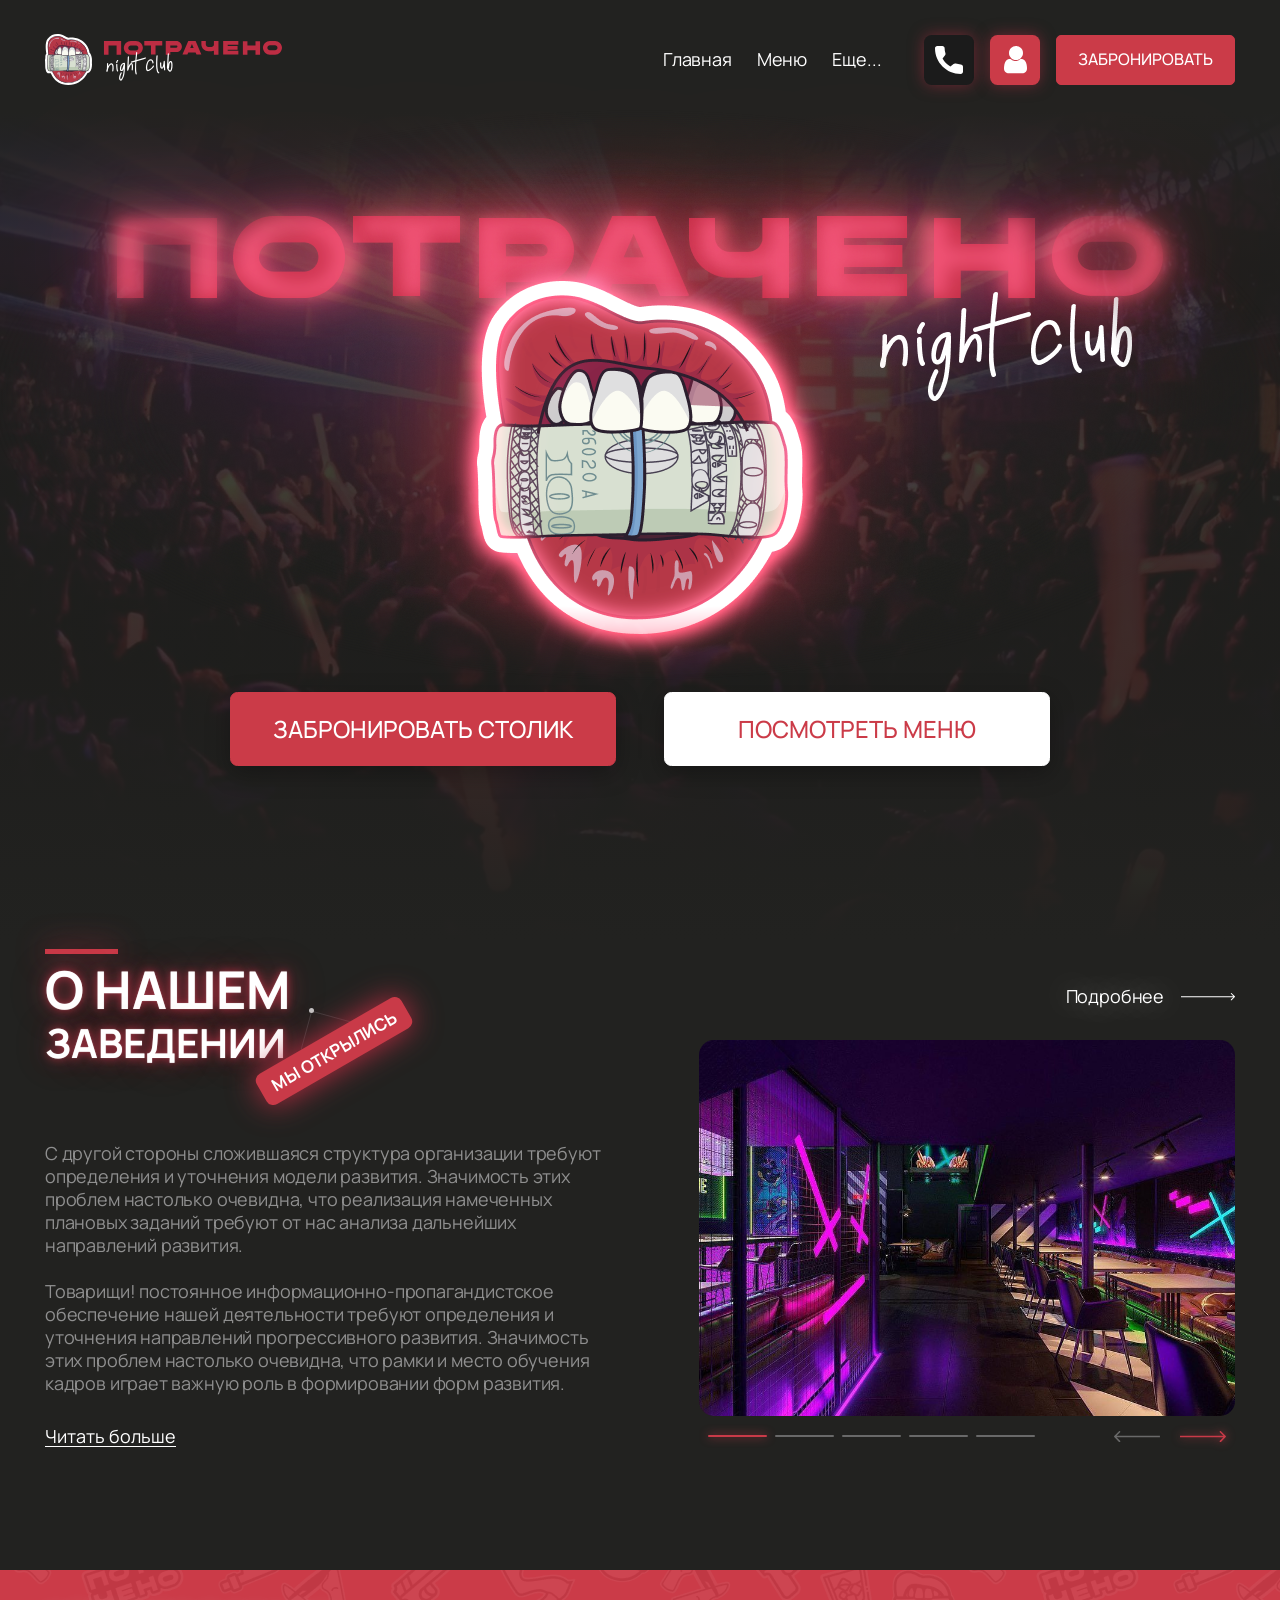
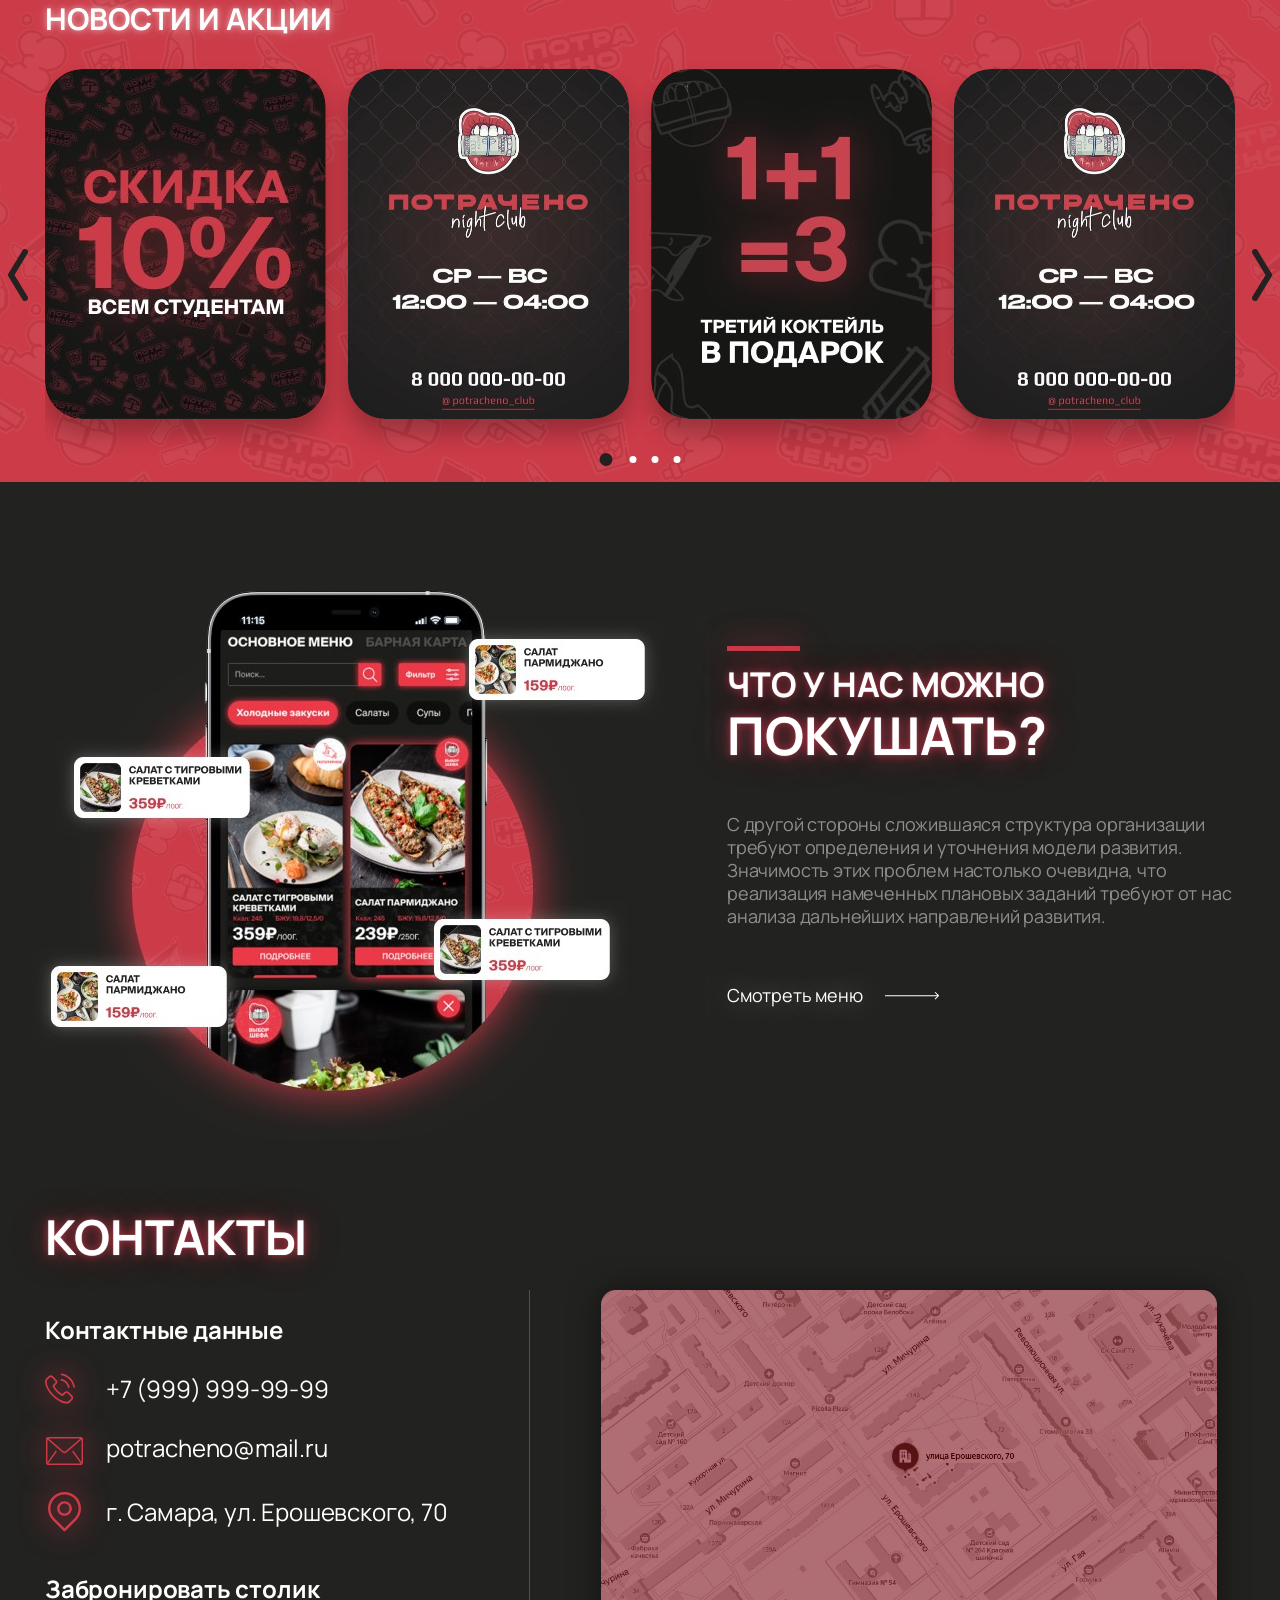
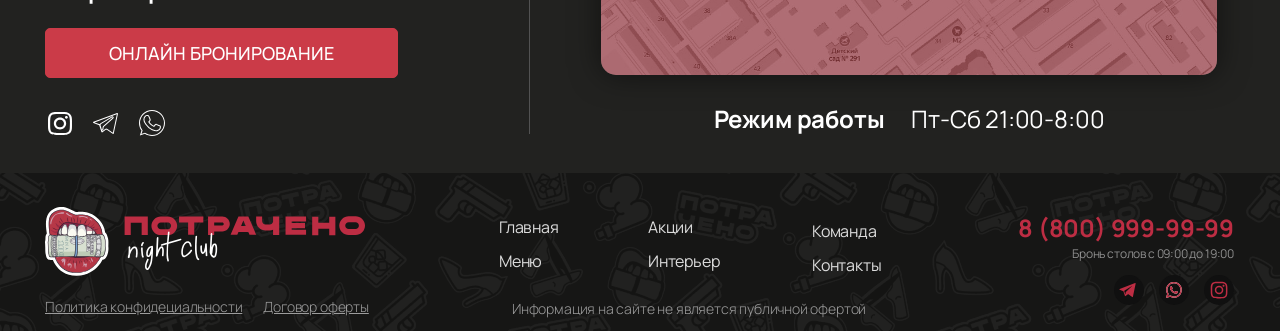
<file: index.html>
<!doctype html>
<html lang="ru">
  <head>
    <meta charset="UTF-8" />
    <meta name="viewport" content="width=device-width, initial-scale=1.0" />
    <title>Главная — Потрачено night club</title>
    <!-- Шрифты. Основные Manrope (вместо коммерческого Suisse Intl) и Onest (вместо Gilroy) лежат в папке fonts/
       и подключаются в style.css (@font-face) — бесплатные, лицензия SIL OFL, интернет для них не нужен.
       Montserrat и Roboto есть в макете (добавки к заказу, сертификат) — они бесплатные. -->
    <link rel="preconnect" href="https://fonts.googleapis.com" />
    <link rel="preconnect" href="https://fonts.gstatic.com" crossorigin />
    <link
      href="https://fonts.googleapis.com/css2?family=Montserrat:wght@400;700;800;900&family=Roboto:wght@400;500;700;900&display=swap"
      rel="stylesheet"
    />
    <!-- Общий файл стилей для всех страниц -->
    <link rel="stylesheet" href="style.css" />
    <!-- jQuery 3.7.1 (локальный файл js/jquery.min.js). Подключаем ПЕРЕД js/script.js и тоже с defer:
       defer-скрипты выполняются строго по порядку, поэтому $ уже есть, когда запускается script.js -->
    <script src="js/jquery.min.js" defer></script>
    <!-- Общий скрипт: все интерактивные элементы, написан на jQuery (defer — выполнится после разбора страницы) -->
    <script src="js/script.js" defer></script>
  </head>
  <body class="page page--home">
    <!-- ===== Шапка сайта (одинаковая на всех страницах) ===== -->
    <header class="header header--overlay">
      <div class="container header__inner">
        <!-- Логотип: ведёт на главную -->
        <a
          class="header__logo"
          href="index.html"
          aria-label="Потрачено — на главную"
        >
          <img
            src="img/logo.svg"
            alt="Потрачено night club"
            width="237"
            height="51"
          />
        </a>

        <!-- Главное меню. «Еще...» раскрывает список остальных страниц (js-dropdown) -->
        <nav class="header__nav" aria-label="Главное меню">
          <ul class="nav">
            <li>
              <a class="nav__link nav__link--active" href="index.html"
                >Главная</a
              >
            </li>
            <li><a class="nav__link" href="menu.html">Меню</a></li>
            <li class="nav__more js-dropdown">
              <button
                class="nav__link nav__toggle js-dropdown-toggle"
                type="button"
                aria-expanded="false"
                aria-haspopup="true"
              >
                Еще...
              </button>
              <ul class="dropdown js-dropdown-menu" hidden>
                <li>
                  <a class="dropdown__link" href="bar.html">Барная карта</a>
                </li>
                <li>
                  <a class="dropdown__link" href="photos.html">Фотоотчеты</a>
                </li>
                <li>
                  <a class="dropdown__link" href="rules.html"
                    >Правила заведения</a
                  >
                </li>
                <li>
                  <a class="dropdown__link" href="certificate.html"
                    >Подарочный сертификат</a
                  >
                </li>
                <li><a class="dropdown__link" href="cart.html">Корзина</a></li>
                <li>
                  <a class="dropdown__link" href="account.html"
                    >Личный кабинет</a
                  >
                </li>
                <li>
                  <a class="dropdown__link" href="order.html">Мой заказ</a>
                </li>
                <li>
                  <a class="dropdown__link" href="crud.html"
                    >CRUD (пользователи)</a
                  >
                </li>
              </ul>
            </li>
          </ul>
        </nav>

        <!-- Кнопки справа: телефон, личный кабинет, корзина, бронирование -->
        <div class="header__actions">
          <a
            class="icon-btn icon-btn--dark"
            href="tel:+79999999999"
            aria-label="Позвонить"
          >
            <img src="img/icon-phone.svg" alt="" width="28" height="28" />
          </a>
          <a
            class="icon-btn icon-btn--red icon-btn--user"
            href="account.html"
            aria-label="Личный кабинет"
          >
            <img
              class="icon-btn__head"
              src="img/icon-user-head.svg"
              alt=""
              width="14"
              height="14"
            />
            <img
              class="icon-btn__body"
              src="img/icon-user-body.svg"
              alt=""
              width="23"
              height="15"
            />
          </a>
          <!-- Корзина: белая кнопка с красной тележкой (вид из шапки страницы заказа).
             Скрыта, пока корзина пуста; число товаров — в красном кружке (js-cart-count) -->
          <a
            class="icon-btn icon-btn--white header__cart js-header-cart"
            href="cart.html"
            aria-label="Корзина"
            hidden
          >
            <img src="img/icon-cart-red.svg" alt="" width="24" height="23" />
            <span class="header__cart-count js-cart-count">0</span>
          </a>
          <button class="btn btn--header js-open-booking" type="button">
            Забронировать
          </button>
        </div>
      </div>
    </header>

    <main>
      <!-- ===== Первый экран: большой логотип «Потрачено» и две кнопки ===== -->
      <section class="hero section--hero">
        <!-- Заголовок для поисковиков и экранных дикторов (на экране вместо него картинка) -->
        <h1 class="visually-hidden">Потрачено — night club</h1>
        <!-- Большой логотип с губами — готовая картинка из макета -->
        <img
          class="hero__title"
          src="img/hero-title.png"
          alt=""
          width="1300"
          height="570"
        />
        <!-- Неоновое свечение над словом «Потрачено» на картинке (только для красоты, см. style.css, раздел 15) -->
        <span class="hero__neon" aria-hidden="true">Потрачено</span>

        <div class="hero__buttons">
          <button class="btn btn--big js-open-booking" type="button">
            Забронировать столик
          </button>
          <a class="btn btn--big btn--white" href="menu.html"
            >Посмотреть меню</a
          >
        </div>
      </section>

      <!-- ===== Блок «О нашем заведении»: текст слева, фото интерьера справа ===== -->
      <section class="about section--about js-slider" id="about">
        <div class="container about__inner">
          <!-- Левая колонка -->
          <div class="about__content">
            <span class="bar"></span>
            <h2 class="about__title">
              <span class="about__title-big">О нашем</span>
              заведении
            </h2>

            <!-- Наклейка «Мы открылись» на ниточках (ниточки нарисованы встроенным SVG) -->
            <div class="sticker" aria-hidden="true">
              <svg
                class="sticker__strings"
                width="52"
                height="44"
                viewBox="0 0 52 44"
              >
                <line
                  x1="11"
                  y1="2"
                  x2="0"
                  y2="42"
                  stroke="#444444"
                  stroke-width="0.8"
                />
                <line
                  x1="10"
                  y1="3"
                  x2="50"
                  y2="14"
                  stroke="#444444"
                  stroke-width="0.8"
                />
                <circle cx="10.5" cy="2.5" r="2.5" fill="#c4c4c4" />
              </svg>
              <span class="sticker__label">Мы открылись</span>
            </div>

            <div class="about__text">
              <p>
                С другой стороны сложившаяся структура организации требуют
                определения и уточнения модели развития. Значимость этих проблем
                настолько очевидна, что реализация намеченных плановых заданий
                требуют от нас анализа дальнейших направлений развития.
              </p>
              <p>
                Товарищи! постоянное информационно-пропагандистское обеспечение
                нашей деятельности требуют определения и уточнения направлений
                прогрессивного развития. Значимость этих проблем настолько
                очевидна, что рамки и место обучения кадров играет важную роль в
                формировании форм развития.
              </p>
            </div>
            <!-- «Читать больше» раскрывает дополнительный абзац -->
            <p class="about__extra js-more-text" hidden>
              Мы собрали команду барменов и поваров, которые любят своё дело:
              авторские коктейли, кухня до утра, живые выступления по пятницам и
              субботам. Приходите компанией — для больших столов есть VIP-зона и
              мягкая зона у бара.
            </p>
            <button
              class="about__more js-more-toggle"
              type="button"
              aria-expanded="false"
              data-less="Свернуть"
            >
              Читать больше
            </button>
          </div>

          <!-- Правая колонка: ссылка «Подробнее» (страница интерьера), слайдер фото: полоски и стрелки -->
          <div class="about__gallery">
            <a class="link-arrow about__link" href="rules.html">Подробнее</a>
            <img
              class="about__img js-slider-img"
              src="img/about-interior.jpg"
              alt="Интерьер клуба с неоновой подсветкой"
              width="536"
              height="376"
              data-slides="img/about-interior.jpg|img/photo-b22100.jpg|img/photo-af4ce8.jpg|img/photo-592029.jpg|img/photo-040a84.jpg"
            />
            <div class="about__controls">
              <!-- Полоски-индикаторы слайдов: первая активная -->
              <ul class="lines">
                <li>
                  <button
                    class="lines__item lines__item--active js-slider-dot"
                    type="button"
                    aria-label="Фото 1"
                  ></button>
                </li>
                <li>
                  <button
                    class="lines__item js-slider-dot"
                    type="button"
                    aria-label="Фото 2"
                  ></button>
                </li>
                <li>
                  <button
                    class="lines__item js-slider-dot"
                    type="button"
                    aria-label="Фото 3"
                  ></button>
                </li>
                <li>
                  <button
                    class="lines__item js-slider-dot"
                    type="button"
                    aria-label="Фото 4"
                  ></button>
                </li>
                <li>
                  <button
                    class="lines__item js-slider-dot"
                    type="button"
                    aria-label="Фото 5"
                  ></button>
                </li>
              </ul>
              <!-- Стрелки «назад» и «вперёд» -->
              <div class="about__arrows">
                <button
                  class="about__arrow js-slider-prev"
                  type="button"
                  aria-label="Предыдущее фото"
                >
                  <img
                    src="img/arrow-slide-left.svg"
                    alt=""
                    width="47"
                    height="12"
                  />
                </button>
                <button
                  class="about__arrow about__arrow--next js-slider-next"
                  type="button"
                  aria-label="Следующее фото"
                >
                  <img
                    src="img/arrow-slide-right.svg"
                    alt=""
                    width="47"
                    height="12"
                  />
                </button>
              </div>
            </div>
          </div>
        </div>
      </section>

      <!-- ===== Красный блок «Новости и акции»: карусель афиш (стрелки, точки; клик по афише — подробности) ===== -->
      <section class="promo promo--home section--news js-carousel" id="news">
        <div class="container promo__inner">
          <h2 class="promo__title">Новости и акции</h2>
          <!-- Стрелки по бокам ленты карточек -->
          <button
            class="promo__arrow promo__arrow--prev js-carousel-prev"
            type="button"
            aria-label="Назад"
          >
            <img src="img/arrow-prev.svg" alt="" width="20" height="52" />
          </button>
          <button
            class="promo__arrow promo__arrow--next js-carousel-next"
            type="button"
            aria-label="Вперёд"
          >
            <img src="img/arrow-next.svg" alt="" width="20" height="52" />
          </button>
          <!-- «Окно» карусели: видно 4 афиш, остальные уезжают вбок -->
          <div class="promo__viewport">
            <ul class="promo__list js-carousel-track">
              <li class="promo__card js-carousel-item">
                <button
                  class="promo__link js-open-promo"
                  type="button"
                  data-title="Скидка 10% всем студентам"
                  data-text="Покажите студенческий билет на входе или официанту — и получите скидку 10% на весь счёт. Акция действует со среды по воскресенье."
                  data-img="img/news-students.jpg"
                >
                  <img
                    src="img/news-students.jpg"
                    alt="Скидка 10% всем студентам"
                    width="281"
                    height="350"
                  />
                </button>
              </li>
              <li class="promo__card js-carousel-item">
                <button
                  class="promo__link js-open-promo"
                  type="button"
                  data-title="Потрачено: ср — вс 12:00 — 04:00"
                  data-text="Мы работаем со среды по воскресенье с 12:00 до 04:00. Бронируйте столик заранее по телефону 8 000 000-00-00 или онлайн."
                  data-img="img/news-club.jpg"
                >
                  <img
                    src="img/news-club.jpg"
                    alt="Потрачено: ср — вс 12:00 — 04:00"
                    width="281"
                    height="350"
                  />
                </button>
              </li>
              <li class="promo__card js-carousel-item">
                <button
                  class="promo__link js-open-promo"
                  type="button"
                  data-title="1+1=3: третий коктейль в подарок"
                  data-text="Закажите два коктейля из барной карты — третий бармен приготовит в подарок. Каждый день до 22:00."
                  data-img="img/news-cocktail.jpg"
                >
                  <img
                    src="img/news-cocktail.jpg"
                    alt="1+1=3: третий коктейль в подарок"
                    width="281"
                    height="350"
                  />
                </button>
              </li>
              <li class="promo__card js-carousel-item">
                <button
                  class="promo__link js-open-promo"
                  type="button"
                  data-title="Потрачено: ср — вс 12:00 — 04:00"
                  data-text="Мы работаем со среды по воскресенье с 12:00 до 04:00. Бронируйте столик заранее по телефону 8 000 000-00-00 или онлайн."
                  data-img="img/news-club-2.jpg"
                >
                  <img
                    src="img/news-club-2.jpg"
                    alt="Потрачено: ср — вс 12:00 — 04:00"
                    width="281"
                    height="350"
                  />
                </button>
              </li>
              <li class="promo__card js-carousel-item" aria-hidden="true">
                <button
                  class="promo__link js-open-promo"
                  type="button"
                  data-title="Скидка 10% всем студентам"
                  data-text="Покажите студенческий билет на входе или официанту — и получите скидку 10% на весь счёт. Акция действует со среды по воскресенье."
                  data-img="img/news-students.jpg"
                >
                  <img
                    src="img/news-students.jpg"
                    alt="Скидка 10% всем студентам"
                    width="281"
                    height="350"
                  />
                </button>
              </li>
              <li class="promo__card js-carousel-item" aria-hidden="true">
                <button
                  class="promo__link js-open-promo"
                  type="button"
                  data-title="1+1=3: третий коктейль в подарок"
                  data-text="Закажите два коктейля из барной карты — третий бармен приготовит в подарок. Каждый день до 22:00."
                  data-img="img/news-cocktail.jpg"
                >
                  <img
                    src="img/news-cocktail.jpg"
                    alt="1+1=3: третий коктейль в подарок"
                    width="281"
                    height="350"
                  />
                </button>
              </li>
              <li class="promo__card js-carousel-item" aria-hidden="true">
                <button
                  class="promo__link js-open-promo"
                  type="button"
                  data-title="Потрачено: ср — вс 12:00 — 04:00"
                  data-text="Мы работаем со среды по воскресенье с 12:00 до 04:00. Бронируйте столик заранее по телефону 8 000 000-00-00 или онлайн."
                  data-img="img/news-club.jpg"
                >
                  <img
                    src="img/news-club.jpg"
                    alt="Потрачено: ср — вс 12:00 — 04:00"
                    width="281"
                    height="350"
                  />
                </button>
              </li>
            </ul>
          </div>
          <!-- Точки-переключатели: активная — большая тёмная -->
          <ul class="dots">
            <li>
              <button
                class="dots__item dots__item--active js-carousel-dot"
                type="button"
                aria-label="Слайд 1"
              ></button>
            </li>
            <li>
              <button
                class="dots__item js-carousel-dot"
                type="button"
                aria-label="Слайд 2"
              ></button>
            </li>
            <li>
              <button
                class="dots__item js-carousel-dot"
                type="button"
                aria-label="Слайд 3"
              ></button>
            </li>
            <li>
              <button
                class="dots__item js-carousel-dot"
                type="button"
                aria-label="Слайд 4"
              ></button>
            </li>
          </ul>
        </div>
      </section>

      <!-- ===== Блок «Что у нас можно покушать?»: телефон с приложением слева, текст справа ===== -->
      <section class="eat section--eat">
        <div class="container eat__inner">
          <!-- Телефон, красный круг и карточки блюд — одна картинка из макета -->
          <img
            class="eat__img"
            src="img/eat-phone.jpg"
            alt="Меню ресторана в мобильном приложении"
            width="730"
            height="700"
          />
          <div class="eat__content">
            <span class="bar"></span>
            <h2 class="eat__title">
              Что у нас можно
              <span class="eat__title-big">покушать?</span>
            </h2>
            <p class="eat__text">
              С другой стороны сложившаяся структура организации требуют
              определения и уточнения модели развития. Значимость этих проблем
              настолько очевидна, что реализация намеченных плановых заданий
              требуют от нас анализа дальнейших направлений развития.
            </p>
            <a class="link-arrow eat__link" href="menu.html">Смотреть меню</a>
          </div>
        </div>
      </section>

      <!-- ===== Блок «Контакты»: данные слева, карта справа ===== -->
      <section class="contacts section--contacts" id="contacts">
        <div class="container">
          <h2 class="contacts__title">Контакты</h2>
          <div class="contacts__body">
            <!-- Левая колонка: телефон, почта, адрес, бронирование, соцсети -->
            <div class="contacts__info">
              <h3 class="contacts__subtitle">Контактные данные</h3>
              <ul class="contacts__list">
                <li class="contacts__item">
                  <!-- у иконок в SVG есть «запас» 30px под свечение, поэтому отрицательные отступы в CSS -->
                  <img
                    class="contacts__icon contacts__icon--phone"
                    src="img/icon-contact-phone.svg"
                    alt=""
                    width="90"
                    height="91"
                  />
                  <a class="contacts__link" href="tel:+79999999999"
                    >+7 (999) 999-99-99</a
                  >
                </li>
                <li class="contacts__item">
                  <img
                    class="contacts__icon contacts__icon--mail"
                    src="img/icon-contact-mail.svg"
                    alt=""
                    width="97"
                    height="88"
                  />
                  <a class="contacts__link" href="mailto:potracheno@mail.ru"
                    >potracheno@mail.ru</a
                  >
                </li>
                <li class="contacts__item contacts__item--address">
                  <img
                    class="contacts__icon contacts__icon--pin"
                    src="img/icon-contact-pin.svg"
                    alt=""
                    width="93"
                    height="100"
                  />
                  <span class="contacts__link"
                    >г. Самара, ул. Ерошевского, 70</span
                  >
                </li>
              </ul>
              <h3 class="contacts__subtitle contacts__subtitle--booking">
                Забронировать столик
              </h3>
              <button class="btn btn--wide js-open-booking" type="button">
                Онлайн бронирование
              </button>
              <ul class="socials">
                <li>
                  <a
                    class="socials__link js-soon"
                    href="#"
                    data-soon="Instagram скоро заработает"
                    aria-label="Instagram"
                    ><img
                      src="img/icon-instagram.svg"
                      alt=""
                      width="24"
                      height="23"
                  /></a>
                </li>
                <li>
                  <a
                    class="socials__link js-soon"
                    href="#"
                    data-soon="Telegram-канал скоро заработает"
                    aria-label="Telegram"
                    ><img
                      src="img/icon-telegram.svg"
                      alt=""
                      width="25"
                      height="21"
                  /></a>
                </li>
                <li>
                  <a
                    class="socials__link js-soon"
                    href="#"
                    data-soon="WhatsApp скоро заработает"
                    aria-label="WhatsApp"
                    ><img
                      src="img/icon-whatsapp.svg"
                      alt=""
                      width="26"
                      height="26"
                  /></a>
                </li>
              </ul>
            </div>

            <!-- Правая колонка: карта с красным фильтром и режим работы -->
            <div class="contacts__map-wrap">
              <div class="contacts__map">
                <img
                  src="img/map.jpg"
                  alt="Карта: г. Самара, ул. Ерошевского, 70"
                  width="616"
                  height="385"
                />
              </div>
              <p class="contacts__hours">
                <b>Режим работы</b> Пт-Сб 21:00-8:00
              </p>
            </div>
          </div>
        </div>
      </section>
    </main>

    <!-- ===== Подвал (одинаковый на всех страницах) ===== -->
    <footer class="footer">
      <div class="container footer__inner">
        <div class="footer__brand">
          <a href="index.html"
            ><img
              src="img/logo-footer.svg"
              alt="Потрачено night club"
              width="320"
              height="69"
          /></a>
          <p class="footer__docs">
            <a
              class="footer__doc js-soon"
              href="#"
              data-soon="Политика конфиденциальности скоро появится на сайте"
              >Политика конфидециальности</a
            >
            <a class="footer__doc" href="rules.html">Договор оферты</a>
          </p>
        </div>

        <div class="footer__middle">
          <ul class="footer__nav">
            <li><a class="footer__link" href="index.html">Главная</a></li>
            <li><a class="footer__link" href="index.html#news">Акции</a></li>
            <li class="footer__nav-shift">
              <a class="footer__link" href="index.html#about">Команда</a>
            </li>
            <li><a class="footer__link" href="menu.html">Меню</a></li>
            <li><a class="footer__link" href="rules.html">Интерьер</a></li>
            <li class="footer__nav-shift">
              <a class="footer__link" href="index.html#contacts">Контакты</a>
            </li>
          </ul>
          <p class="footer__note">
            Информация на сайте не является публичной офертой
          </p>
        </div>

        <div class="footer__contacts">
          <a class="footer__phone" href="tel:88009999999">8 (800) 999-99-99</a>
          <p class="footer__hours">Бронь столов с 09:00 до 19:00</p>
          <ul class="footer__socials">
            <li>
              <a
                class="footer__social js-soon"
                href="#"
                data-soon="Telegram-канал скоро заработает"
                aria-label="Telegram"
                ><img
                  src="img/footer-telegram.svg"
                  alt=""
                  width="30"
                  height="30"
              /></a>
            </li>
            <li>
              <a
                class="footer__social js-soon"
                href="#"
                data-soon="WhatsApp скоро заработает"
                aria-label="WhatsApp"
                ><img
                  src="img/footer-whatsapp.svg"
                  alt=""
                  width="30"
                  height="30"
              /></a>
            </li>
            <li>
              <a
                class="footer__social js-soon"
                href="#"
                data-soon="Instagram скоро заработает"
                aria-label="Instagram"
                ><img
                  src="img/footer-instagram.svg"
                  alt=""
                  width="30"
                  height="30"
              /></a>
            </li>
          </ul>
        </div>
      </div>
    </footer>

    <!-- ===== Всплывающее окно «Бронирование столика»: план зала (Frame 153/154) + форма.
       Открывается всеми кнопками «Забронировать» (js-open-booking). Форма никуда не отправляется. ===== -->
    <div class="modal modal--booking js-modal" data-modal="booking" hidden>
      <div class="modal__overlay js-modal-close"></div>
      <div
        class="modal__window"
        role="dialog"
        aria-modal="true"
        aria-labelledby="booking-title"
      >
        <button
          class="modal__close js-modal-close"
          type="button"
          aria-label="Закрыть"
        >
          <img src="img/icon-close.svg" alt="" width="14" height="14" />
        </button>
        <h2 class="modal__title" id="booking-title">Бронирование столика</h2>
        <div class="booking">
          <!-- План зала: на картинку наложены прозрачные кнопки-столы -->
          <div class="plan">
            <img
              class="plan__img"
              src="img/floor-plan.jpg"
              alt="План зала: 2 этаж (столы 15–25), столы 1–14, VIP 13, бар и мягкая зона 10–12"
              width="1709"
              height="2113"
            />
            <button
              class="plan__table js-plan-table"
              type="button"
              style="left: 28.85%; top: 12.68%; width: 6.85%; height: 5.54%"
              data-table="1"
              aria-label="Стол 1"
            ></button>
            <button
              class="plan__table js-plan-table"
              type="button"
              style="left: 28.85%; top: 22.57%; width: 6.85%; height: 5.54%"
              data-table="2"
              aria-label="Стол 2"
            ></button>
            <button
              class="plan__table plan__table--busy js-plan-table"
              type="button"
              style="left: 28.85%; top: 32.47%; width: 6.85%; height: 5.54%"
              data-table="3"
              aria-label="Стол 3 — занят"
              disabled
            ></button>
            <button
              class="plan__table js-plan-table"
              type="button"
              style="left: 28.85%; top: 42.31%; width: 6.85%; height: 5.54%"
              data-table="4"
              aria-label="Стол 4"
            ></button>
            <button
              class="plan__table js-plan-table"
              type="button"
              style="left: 28.85%; top: 52.15%; width: 6.85%; height: 5.54%"
              data-table="5"
              aria-label="Стол 5"
            ></button>
            <button
              class="plan__table js-plan-table"
              type="button"
              style="left: 28.85%; top: 62%; width: 6.85%; height: 5.54%"
              data-table="6"
              aria-label="Стол 6"
            ></button>
            <button
              class="plan__table plan__table--busy js-plan-table"
              type="button"
              style="left: 28.85%; top: 71.89%; width: 6.85%; height: 5.54%"
              data-table="7"
              aria-label="Стол 7 — занят"
              disabled
            ></button>
            <button
              class="plan__table js-plan-table"
              type="button"
              style="left: 28.85%; top: 81.78%; width: 6.85%; height: 5.54%"
              data-table="8"
              aria-label="Стол 8"
            ></button>
            <button
              class="plan__table js-plan-table"
              type="button"
              style="left: 28.85%; top: 91.67%; width: 6.85%; height: 5.54%"
              data-table="9"
              aria-label="Стол 9"
            ></button>
            <button
              class="plan__table js-plan-table"
              type="button"
              style="left: 52.84%; top: 86.94%; width: 8.02%; height: 8.19%"
              data-table="10"
              aria-label="Стол 10"
            ></button>
            <button
              class="plan__table js-plan-table"
              type="button"
              style="left: 70.57%; top: 86.99%; width: 8.02%; height: 8.19%"
              data-table="11"
              aria-label="Стол 11"
            ></button>
            <button
              class="plan__table js-plan-table"
              type="button"
              style="left: 88.18%; top: 87.03%; width: 8.02%; height: 8.19%"
              data-table="12"
              aria-label="Стол 12"
            ></button>
            <button
              class="plan__table plan__table--busy js-plan-table"
              type="button"
              style="left: 70.45%; top: 6.29%; width: 23.41%; height: 8.05%"
              data-table="13"
              aria-label="Стол 13 — занят"
              disabled
            ></button>
            <button
              class="plan__table js-plan-table"
              type="button"
              style="left: 54.59%; top: 19.4%; width: 6.85%; height: 5.54%"
              data-table="14"
              aria-label="Стол 14"
            ></button>
            <button
              class="plan__table plan__table--round js-plan-table"
              type="button"
              style="left: 7.61%; top: 9.56%; width: 5.73%; height: 4.64%"
              data-table="15"
              aria-label="Стол 15"
            ></button>
            <button
              class="plan__table plan__table--round js-plan-table"
              type="button"
              style="left: 7.61%; top: 18.03%; width: 5.73%; height: 4.64%"
              data-table="16"
              aria-label="Стол 16"
            ></button>
            <button
              class="plan__table plan__table--round js-plan-table"
              type="button"
              style="left: 7.61%; top: 26.5%; width: 5.73%; height: 4.64%"
              data-table="17"
              aria-label="Стол 17"
            ></button>
            <button
              class="plan__table plan__table--round plan__table--busy js-plan-table"
              type="button"
              style="left: 7.61%; top: 34.97%; width: 5.73%; height: 4.64%"
              data-table="18"
              aria-label="Стол 18 — занят"
              disabled
            ></button>
            <button
              class="plan__table plan__table--round js-plan-table"
              type="button"
              style="left: 7.61%; top: 43.45%; width: 5.73%; height: 4.64%"
              data-table="19"
              aria-label="Стол 19"
            ></button>
            <button
              class="plan__table plan__table--round js-plan-table"
              type="button"
              style="left: 7.61%; top: 51.92%; width: 5.73%; height: 4.64%"
              data-table="20"
              aria-label="Стол 20"
            ></button>
            <button
              class="plan__table plan__table--round js-plan-table"
              type="button"
              style="left: 7.61%; top: 60.39%; width: 5.73%; height: 4.64%"
              data-table="21"
              aria-label="Стол 21"
            ></button>
            <button
              class="plan__table plan__table--round plan__table--busy js-plan-table"
              type="button"
              style="left: 7.61%; top: 68.86%; width: 5.73%; height: 4.64%"
              data-table="22"
              aria-label="Стол 22 — занят"
              disabled
            ></button>
            <button
              class="plan__table plan__table--round js-plan-table"
              type="button"
              style="left: 7.61%; top: 77.33%; width: 5.73%; height: 4.64%"
              data-table="23"
              aria-label="Стол 23"
            ></button>
            <button
              class="plan__table plan__table--round js-plan-table"
              type="button"
              style="left: 7.61%; top: 85.8%; width: 5.73%; height: 4.64%"
              data-table="24"
              aria-label="Стол 24"
            ></button>
            <button
              class="plan__table plan__table--round js-plan-table"
              type="button"
              style="left: 7.61%; top: 94.27%; width: 5.73%; height: 4.64%"
              data-table="25"
              aria-label="Стол 25"
            ></button>
          </div>
          <form
            class="booking__form form js-form"
            data-success="Спасибо! Мы перезвоним, чтобы подтвердить бронь."
            novalidate
          >
            <p class="booking__hint">
              Выберите стол на плане — красные свободны, серые заняты.
            </p>
            <p class="booking__table">
              Стол: <b class="js-plan-value">не выбран</b>
            </p>
            <input class="js-plan-input" type="hidden" name="table" value="" />
            <label class="line-field">
              <input
                class="line-field__input"
                type="text"
                name="name"
                placeholder="Ваше Имя"
                required
                minlength="2"
                autocomplete="name"
              />
            </label>
            <label class="line-field">
              <input
                class="line-field__input js-phone"
                type="tel"
                name="phone"
                placeholder="+7 (999) 999-99-99"
                required
                autocomplete="tel"
              />
            </label>
            <label class="line-field">
              <input
                class="line-field__input"
                type="number"
                name="guests"
                placeholder="Кол-во гостей"
                required
                min="1"
                max="20"
              />
            </label>
            <label class="line-field">
              <input
                class="line-field__input"
                type="date"
                name="date"
                required
                aria-label="Дата"
              />
            </label>
            <p class="form__error js-form-error" hidden></p>
            <button class="btn btn--wide booking__submit" type="submit">
              Забронировать
            </button>
            <p class="form__note">
              Нажимая на кнопку, вы даете согласие на обработку персональных
              данных
            </p>
          </form>
        </div>
      </div>
    </div>

    <!-- ===== Всплывающее окно с подробностями акции (клик по афише) ===== -->
    <div class="modal modal--promo js-modal" data-modal="promo" hidden>
      <div class="modal__overlay js-modal-close"></div>
      <div
        class="modal__window promo-modal"
        role="dialog"
        aria-modal="true"
        aria-labelledby="promo-title"
      >
        <button
          class="modal__close js-modal-close"
          type="button"
          aria-label="Закрыть"
        >
          <img src="img/icon-close.svg" alt="" width="14" height="14" />
        </button>
        <img
          class="promo-modal__img js-promo-img"
          src="img/promo-students.jpg"
          alt=""
          width="224"
          height="279"
        />
        <div class="promo-modal__body">
          <h2
            class="modal__title promo-modal__title js-promo-title"
            id="promo-title"
          >
            Акция
          </h2>
          <p class="promo-modal__text js-promo-text"></p>
          <button class="btn btn--wide js-open-booking" type="button">
            Забронировать столик
          </button>
        </div>
      </div>
    </div>

    <!-- Короткие всплывающие сообщения внизу экрана («Добавлено в корзину» и т. п.) -->
    <div class="toast js-toast" role="status" aria-live="polite" hidden></div>
  </body>
</html>
</file>
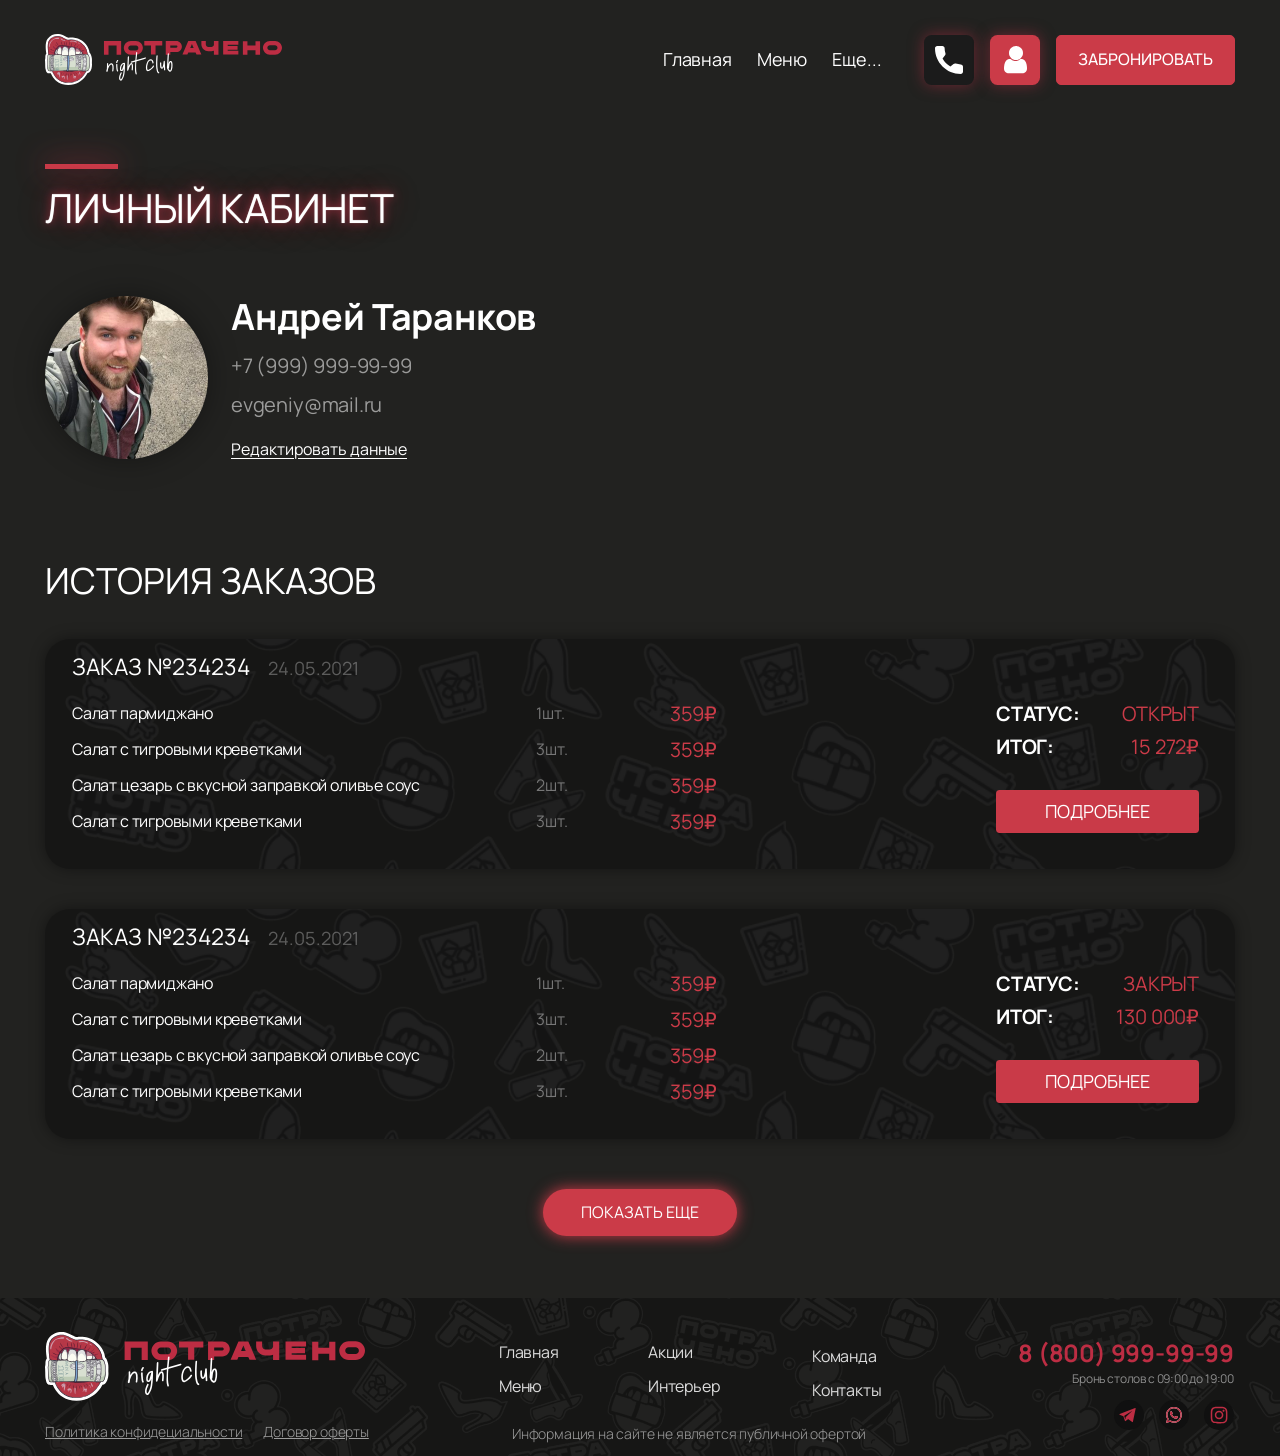
<file: account.html>
<!DOCTYPE html>
<html lang="ru">
<head>
  <meta charset="UTF-8">
  <meta name="viewport" content="width=device-width, initial-scale=1.0">
  <title>Личный кабинет — Потрачено night club</title>
  <!-- Шрифты. Основные Manrope (вместо коммерческого Suisse Intl) и Onest (вместо Gilroy) лежат в папке fonts/
       и подключаются в style.css (@font-face) — бесплатные, лицензия SIL OFL, интернет для них не нужен.
       Montserrat и Roboto есть в макете (добавки к заказу, сертификат) — они бесплатные. -->
  <link rel="preconnect" href="https://fonts.googleapis.com">
  <link rel="preconnect" href="https://fonts.gstatic.com" crossorigin>
  <link href="https://fonts.googleapis.com/css2?family=Montserrat:wght@400;700;800;900&family=Roboto:wght@400;500;700;900&display=swap" rel="stylesheet">
  <!-- Общий файл стилей для всех страниц -->
  <link rel="stylesheet" href="style.css">
  <!-- jQuery 3.7.1 (локальный файл js/jquery.min.js). Подключаем ПЕРЕД js/script.js и тоже с defer:
       defer-скрипты выполняются строго по порядку, поэтому $ уже есть, когда запускается script.js -->
  <script src="js/jquery.min.js" defer></script>
  <!-- Общий скрипт: все интерактивные элементы, написан на jQuery (defer — выполнится после разбора страницы) -->
  <script src="js/script.js" defer></script>
</head>
<body class="page page--account">

  <!-- ===== Шапка сайта (одинаковая на всех страницах) ===== -->
  <header class="header">
    <div class="container header__inner">
      <!-- Логотип: ведёт на главную -->
      <a class="header__logo" href="index.html" aria-label="Потрачено — на главную">
        <img src="img/logo.svg" alt="Потрачено night club" width="237" height="51">
      </a>

      <!-- Главное меню. «Еще...» раскрывает список остальных страниц (js-dropdown) -->
      <nav class="header__nav" aria-label="Главное меню">
        <ul class="nav">
          <li><a class="nav__link" href="index.html">Главная</a></li>
          <li><a class="nav__link" href="menu.html">Меню</a></li>
          <li class="nav__more js-dropdown">
            <button class="nav__link nav__toggle js-dropdown-toggle" type="button" aria-expanded="false" aria-haspopup="true">Еще...</button>
            <ul class="dropdown js-dropdown-menu" hidden>
              <li><a class="dropdown__link" href="bar.html">Барная карта</a></li>
              <li><a class="dropdown__link" href="photos.html">Фотоотчеты</a></li>
              <li><a class="dropdown__link" href="rules.html">Правила заведения</a></li>
              <li><a class="dropdown__link" href="certificate.html">Подарочный сертификат</a></li>
              <li><a class="dropdown__link" href="cart.html">Корзина</a></li>
              <li><a class="dropdown__link" href="account.html">Личный кабинет</a></li>
              <li><a class="dropdown__link" href="order.html">Мой заказ</a></li>
              <li><a class="dropdown__link" href="crud.html">CRUD (пользователи)</a></li>
            </ul>
          </li>
        </ul>
      </nav>

      <!-- Кнопки справа: телефон, личный кабинет, корзина, бронирование -->
      <div class="header__actions">
        <a class="icon-btn icon-btn--dark" href="tel:+79999999999" aria-label="Позвонить">
          <img src="img/icon-phone.svg" alt="" width="28" height="28">
        </a>
        <a class="icon-btn icon-btn--red icon-btn--user" href="account.html" aria-label="Личный кабинет">
          <img class="icon-btn__head" src="img/icon-user-head.svg" alt="" width="14" height="14">
          <img class="icon-btn__body" src="img/icon-user-body.svg" alt="" width="23" height="15">
        </a>
        <!-- Корзина: белая кнопка с красной тележкой (вид из шапки страницы заказа).
             Скрыта, пока корзина пуста; число товаров — в красном кружке (js-cart-count) -->
        <a class="icon-btn icon-btn--white header__cart js-header-cart" href="cart.html" aria-label="Корзина" hidden>
          <img src="img/icon-cart-red.svg" alt="" width="24" height="23">
          <span class="header__cart-count js-cart-count">0</span>
        </a>
        <button class="btn btn--header js-open-booking" type="button">Забронировать</button>
      </div>
    </div>
  </header>

  <main>
    <!-- ===== Личный кабинет: профиль и история заказов ===== -->
    <section class="account section--account js-account">
      <div class="container">
        <div class="page-head">
          <span class="bar"></span>
          <h1 class="page-head__title">Личный кабинет</h1>
        </div>

        <div class="profile">
          <img class="profile__avatar" src="img/account-avatar.jpg" alt="Фото профиля" width="163" height="163">
          <div class="profile__info">
            <p class="profile__name js-profile-name">Андрей Таранков</p>
            <p class="profile__contact js-profile-phone">+7 (999) 999-99-99</p>
            <p class="profile__contact js-profile-email">evgeniy@mail.ru</p>
            <button class="profile__edit js-profile-edit" type="button">Редактировать данные</button>
          </div>
        </div>

        <h2 class="history__title">История заказов</h2>
        <div class="history js-history">
        <article class="history__card">
          <h3 class="history__num">Заказ №234234 <span class="history__date">24.05.2021</span></h3>
          <ul class="history__lines">
              <li class="history__line"><span class="history__name">Салат пармиджано</span><span class="history__qty">1шт.</span><span class="history__price">359₽</span></li>
              <li class="history__line"><span class="history__name">Салат с тигровыми креветками</span><span class="history__qty">3шт.</span><span class="history__price">359₽</span></li>
              <li class="history__line"><span class="history__name">Салат цезарь с вкусной заправкой оливье соус</span><span class="history__qty">2шт.</span><span class="history__price">359₽</span></li>
              <li class="history__line"><span class="history__name">Салат с тигровыми креветками</span><span class="history__qty">3шт.</span><span class="history__price">359₽</span></li>
          </ul>
          <div class="history__side">
            <p class="history__row"><b>Статус:</b><span>Открыт</span></p>
            <p class="history__row"><b>Итог:</b><span class="history__total">15 272₽</span></p>
            <a class="history__more" href="order.html">Подробнее</a>
          </div>
        </article>
        <article class="history__card">
          <h3 class="history__num">Заказ №234234 <span class="history__date">24.05.2021</span></h3>
          <ul class="history__lines">
              <li class="history__line"><span class="history__name">Салат пармиджано</span><span class="history__qty">1шт.</span><span class="history__price">359₽</span></li>
              <li class="history__line"><span class="history__name">Салат с тигровыми креветками</span><span class="history__qty">3шт.</span><span class="history__price">359₽</span></li>
              <li class="history__line"><span class="history__name">Салат цезарь с вкусной заправкой оливье соус</span><span class="history__qty">2шт.</span><span class="history__price">359₽</span></li>
              <li class="history__line"><span class="history__name">Салат с тигровыми креветками</span><span class="history__qty">3шт.</span><span class="history__price">359₽</span></li>
          </ul>
          <div class="history__side">
            <p class="history__row"><b>Статус:</b><span>закрыт</span></p>
            <p class="history__row"><b>Итог:</b><span class="history__total">130 000₽</span></p>
            <a class="history__more" href="order.html">Подробнее</a>
          </div>
        </article>
        <article class="history__card js-history-extra" hidden>
          <h3 class="history__num">Заказ №233871 <span class="history__date">02.05.2021</span></h3>
          <ul class="history__lines">
              <li class="history__line"><span class="history__name">Салат пармиджано</span><span class="history__qty">1шт.</span><span class="history__price">359₽</span></li>
              <li class="history__line"><span class="history__name">Салат с тигровыми креветками</span><span class="history__qty">3шт.</span><span class="history__price">359₽</span></li>
              <li class="history__line"><span class="history__name">Салат цезарь с вкусной заправкой оливье соус</span><span class="history__qty">2шт.</span><span class="history__price">359₽</span></li>
              <li class="history__line"><span class="history__name">Салат с тигровыми креветками</span><span class="history__qty">3шт.</span><span class="history__price">359₽</span></li>
          </ul>
          <div class="history__side">
            <p class="history__row"><b>Статус:</b><span>закрыт</span></p>
            <p class="history__row"><b>Итог:</b><span class="history__total">4 980₽</span></p>
            <a class="history__more" href="order.html">Подробнее</a>
          </div>
        </article>
        <article class="history__card js-history-extra" hidden>
          <h3 class="history__num">Заказ №231502 <span class="history__date">17.04.2021</span></h3>
          <ul class="history__lines">
              <li class="history__line"><span class="history__name">Салат пармиджано</span><span class="history__qty">1шт.</span><span class="history__price">359₽</span></li>
              <li class="history__line"><span class="history__name">Салат с тигровыми креветками</span><span class="history__qty">3шт.</span><span class="history__price">359₽</span></li>
              <li class="history__line"><span class="history__name">Салат цезарь с вкусной заправкой оливье соус</span><span class="history__qty">2шт.</span><span class="history__price">359₽</span></li>
              <li class="history__line"><span class="history__name">Салат с тигровыми креветками</span><span class="history__qty">3шт.</span><span class="history__price">359₽</span></li>
          </ul>
          <div class="history__side">
            <p class="history__row"><b>Статус:</b><span>закрыт</span></p>
            <p class="history__row"><b>Итог:</b><span class="history__total">7 220₽</span></p>
            <a class="history__more" href="order.html">Подробнее</a>
          </div>
        </article>
        </div>
        <button class="btn-more btn-more--account js-history-more" type="button">Показать еще</button>
      </div>
    </section>
  </main>

  <!-- ===== Подвал (одинаковый на всех страницах) ===== -->
  <footer class="footer">
    <div class="container footer__inner">
      <div class="footer__brand">
        <a href="index.html"><img src="img/logo-footer.svg" alt="Потрачено night club" width="320" height="69"></a>
        <p class="footer__docs">
          <a class="footer__doc js-soon" href="#" data-soon="Политика конфиденциальности скоро появится на сайте">Политика конфидециальности</a>
          <a class="footer__doc" href="rules.html">Договор оферты</a>
        </p>
      </div>

      <div class="footer__middle">
        <ul class="footer__nav">
          <li><a class="footer__link" href="index.html">Главная</a></li>
          <li><a class="footer__link" href="index.html#news">Акции</a></li>
          <li class="footer__nav-shift"><a class="footer__link" href="index.html#about">Команда</a></li>
          <li><a class="footer__link" href="menu.html">Меню</a></li>
          <li><a class="footer__link" href="rules.html">Интерьер</a></li>
          <li class="footer__nav-shift"><a class="footer__link" href="index.html#contacts">Контакты</a></li>
        </ul>
        <p class="footer__note">Информация на сайте не является публичной офертой</p>
      </div>

      <div class="footer__contacts">
        <a class="footer__phone" href="tel:88009999999">8 (800) 999-99-99</a>
        <p class="footer__hours">Бронь столов с 09:00 до 19:00</p>
        <ul class="footer__socials">
          <li><a class="footer__social js-soon" href="#" data-soon="Telegram-канал скоро заработает" aria-label="Telegram"><img src="img/footer-telegram.svg" alt="" width="30" height="30"></a></li>
          <li><a class="footer__social js-soon" href="#" data-soon="WhatsApp скоро заработает" aria-label="WhatsApp"><img src="img/footer-whatsapp.svg" alt="" width="30" height="30"></a></li>
          <li><a class="footer__social js-soon" href="#" data-soon="Instagram скоро заработает" aria-label="Instagram"><img src="img/footer-instagram.svg" alt="" width="30" height="30"></a></li>
        </ul>
      </div>
    </div>
  </footer>

  <!-- ===== Всплывающее окно «Бронирование столика»: план зала (Frame 153/154) + форма.
       Открывается всеми кнопками «Забронировать» (js-open-booking). Форма никуда не отправляется. ===== -->
  <div class="modal modal--booking js-modal" data-modal="booking" hidden>
    <div class="modal__overlay js-modal-close"></div>
    <div class="modal__window" role="dialog" aria-modal="true" aria-labelledby="booking-title">
      <button class="modal__close js-modal-close" type="button" aria-label="Закрыть"><img src="img/icon-close.svg" alt="" width="14" height="14"></button>
      <h2 class="modal__title" id="booking-title">Бронирование столика</h2>
      <div class="booking">
        <!-- План зала: на картинку наложены прозрачные кнопки-столы -->
        <div class="plan">
          <img class="plan__img" src="img/floor-plan.jpg" alt="План зала: 2 этаж (столы 15–25), столы 1–14, VIP 13, бар и мягкая зона 10–12" width="1709" height="2113">
            <button class="plan__table js-plan-table" type="button" style="left:28.85%;top:12.68%;width:6.85%;height:5.54%" data-table="1" aria-label="Стол 1"></button>
            <button class="plan__table js-plan-table" type="button" style="left:28.85%;top:22.57%;width:6.85%;height:5.54%" data-table="2" aria-label="Стол 2"></button>
            <button class="plan__table plan__table--busy js-plan-table" type="button" style="left:28.85%;top:32.47%;width:6.85%;height:5.54%" data-table="3" aria-label="Стол 3 — занят" disabled></button>
            <button class="plan__table js-plan-table" type="button" style="left:28.85%;top:42.31%;width:6.85%;height:5.54%" data-table="4" aria-label="Стол 4"></button>
            <button class="plan__table js-plan-table" type="button" style="left:28.85%;top:52.15%;width:6.85%;height:5.54%" data-table="5" aria-label="Стол 5"></button>
            <button class="plan__table js-plan-table" type="button" style="left:28.85%;top:62.00%;width:6.85%;height:5.54%" data-table="6" aria-label="Стол 6"></button>
            <button class="plan__table plan__table--busy js-plan-table" type="button" style="left:28.85%;top:71.89%;width:6.85%;height:5.54%" data-table="7" aria-label="Стол 7 — занят" disabled></button>
            <button class="plan__table js-plan-table" type="button" style="left:28.85%;top:81.78%;width:6.85%;height:5.54%" data-table="8" aria-label="Стол 8"></button>
            <button class="plan__table js-plan-table" type="button" style="left:28.85%;top:91.67%;width:6.85%;height:5.54%" data-table="9" aria-label="Стол 9"></button>
            <button class="plan__table js-plan-table" type="button" style="left:52.84%;top:86.94%;width:8.02%;height:8.19%" data-table="10" aria-label="Стол 10"></button>
            <button class="plan__table js-plan-table" type="button" style="left:70.57%;top:86.99%;width:8.02%;height:8.19%" data-table="11" aria-label="Стол 11"></button>
            <button class="plan__table js-plan-table" type="button" style="left:88.18%;top:87.03%;width:8.02%;height:8.19%" data-table="12" aria-label="Стол 12"></button>
            <button class="plan__table plan__table--busy js-plan-table" type="button" style="left:70.45%;top:6.29%;width:23.41%;height:8.05%" data-table="13" aria-label="Стол 13 — занят" disabled></button>
            <button class="plan__table js-plan-table" type="button" style="left:54.59%;top:19.40%;width:6.85%;height:5.54%" data-table="14" aria-label="Стол 14"></button>
            <button class="plan__table plan__table--round js-plan-table" type="button" style="left:7.61%;top:9.56%;width:5.73%;height:4.64%" data-table="15" aria-label="Стол 15"></button>
            <button class="plan__table plan__table--round js-plan-table" type="button" style="left:7.61%;top:18.03%;width:5.73%;height:4.64%" data-table="16" aria-label="Стол 16"></button>
            <button class="plan__table plan__table--round js-plan-table" type="button" style="left:7.61%;top:26.50%;width:5.73%;height:4.64%" data-table="17" aria-label="Стол 17"></button>
            <button class="plan__table plan__table--round plan__table--busy js-plan-table" type="button" style="left:7.61%;top:34.97%;width:5.73%;height:4.64%" data-table="18" aria-label="Стол 18 — занят" disabled></button>
            <button class="plan__table plan__table--round js-plan-table" type="button" style="left:7.61%;top:43.45%;width:5.73%;height:4.64%" data-table="19" aria-label="Стол 19"></button>
            <button class="plan__table plan__table--round js-plan-table" type="button" style="left:7.61%;top:51.92%;width:5.73%;height:4.64%" data-table="20" aria-label="Стол 20"></button>
            <button class="plan__table plan__table--round js-plan-table" type="button" style="left:7.61%;top:60.39%;width:5.73%;height:4.64%" data-table="21" aria-label="Стол 21"></button>
            <button class="plan__table plan__table--round plan__table--busy js-plan-table" type="button" style="left:7.61%;top:68.86%;width:5.73%;height:4.64%" data-table="22" aria-label="Стол 22 — занят" disabled></button>
            <button class="plan__table plan__table--round js-plan-table" type="button" style="left:7.61%;top:77.33%;width:5.73%;height:4.64%" data-table="23" aria-label="Стол 23"></button>
            <button class="plan__table plan__table--round js-plan-table" type="button" style="left:7.61%;top:85.80%;width:5.73%;height:4.64%" data-table="24" aria-label="Стол 24"></button>
            <button class="plan__table plan__table--round js-plan-table" type="button" style="left:7.61%;top:94.27%;width:5.73%;height:4.64%" data-table="25" aria-label="Стол 25"></button>
        </div>
        <form class="booking__form form js-form" data-success="Спасибо! Мы перезвоним, чтобы подтвердить бронь." novalidate>
          <p class="booking__hint">Выберите стол на плане — красные свободны, серые заняты.</p>
          <p class="booking__table">Стол: <b class="js-plan-value">не выбран</b></p>
          <input class="js-plan-input" type="hidden" name="table" value="">
          <label class="line-field">
            <input class="line-field__input" type="text" name="name" aria-label="Имя" placeholder="Ваше Имя" required minlength="2" autocomplete="name">
          </label>
          <label class="line-field">
            <input class="line-field__input js-phone" type="tel" name="phone" aria-label="Телефон" placeholder="+7 (999) 999-99-99" required autocomplete="tel">
          </label>
          <label class="line-field">
            <input class="line-field__input" type="number" name="guests" aria-label="Количество гостей" placeholder="Кол-во гостей" required min="1" max="20">
          </label>
          <label class="line-field">
            <input class="line-field__input" type="date" name="date" required aria-label="Дата">
          </label>
          <p class="form__error js-form-error" hidden></p>
          <button class="btn btn--wide booking__submit" type="submit">Забронировать</button>
          <p class="form__note">Нажимая на кнопку, вы даете согласие на обработку персональных данных</p>
        </form>
      </div>
    </div>
  </div>

  <!-- ===== Редактирование данных профиля: проверка полей, сохранение в localStorage ===== -->
  <div class="modal modal--profile js-modal" data-modal="profile" hidden>
    <div class="modal__overlay js-modal-close"></div>
    <div class="modal__window checkout checkout--profile" role="dialog" aria-modal="true" aria-labelledby="profile-title">
      <button class="modal__close js-modal-close" type="button" aria-label="Закрыть"><img src="img/icon-close.svg" alt="" width="14" height="14"></button>
      <h2 class="checkout__title" id="profile-title">Редактировать данные</h2>
      <form class="checkout__form form js-form js-profile-form" data-success="Данные сохранены" novalidate>
        <input class="field" type="text" name="name" aria-label="Имя" placeholder="Имя и фамилия" required minlength="2" autocomplete="name">
        <input class="field js-phone" type="tel" name="phone" aria-label="Телефон" placeholder="+7 (999) 999-99-99" required autocomplete="tel">
        <input class="field" type="email" name="email" aria-label="E-mail" placeholder="E-mail" required autocomplete="email">
        <p class="form__error js-form-error" hidden></p>
        <button class="btn checkout__submit" type="submit">Сохранить</button>
      </form>
    </div>
  </div>

  <!-- Короткие всплывающие сообщения внизу экрана («Добавлено в корзину» и т. п.) -->
  <div class="toast js-toast" role="status" aria-live="polite" hidden></div>

</body>
</html>
</file>
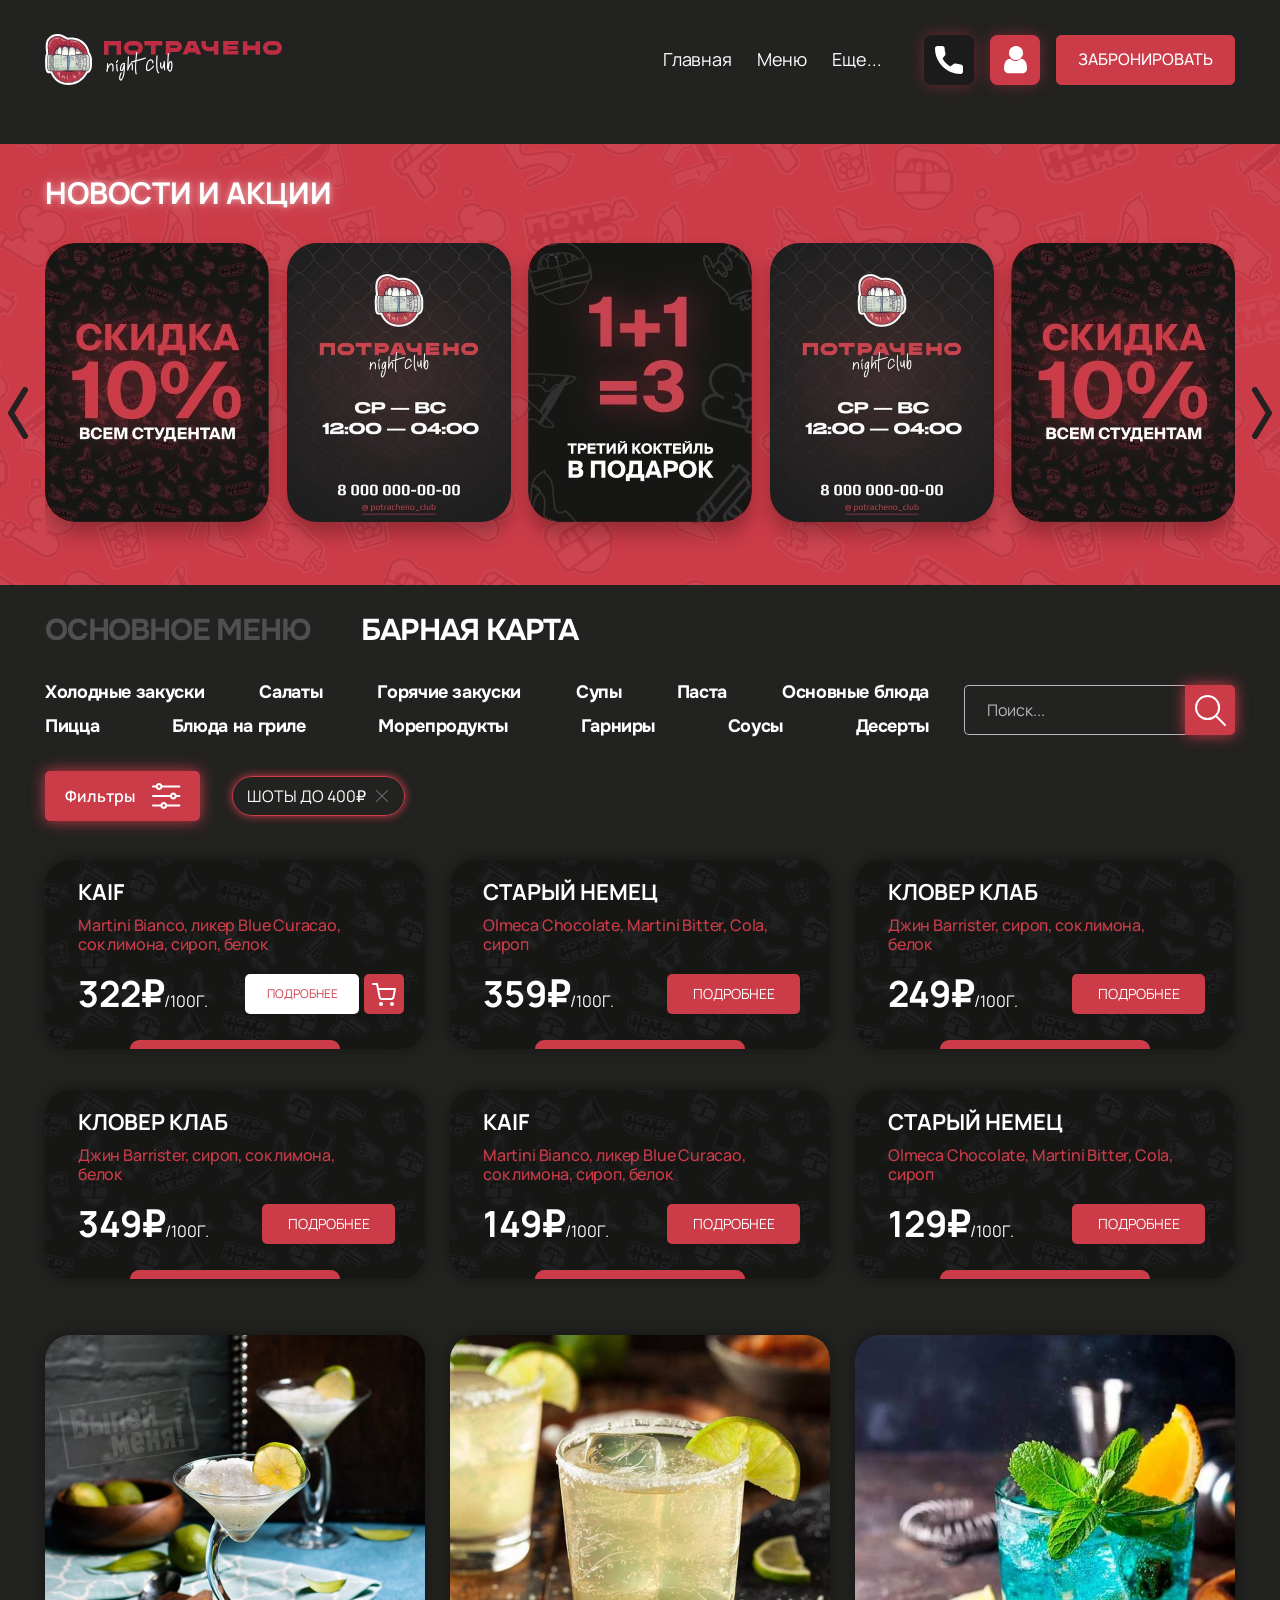
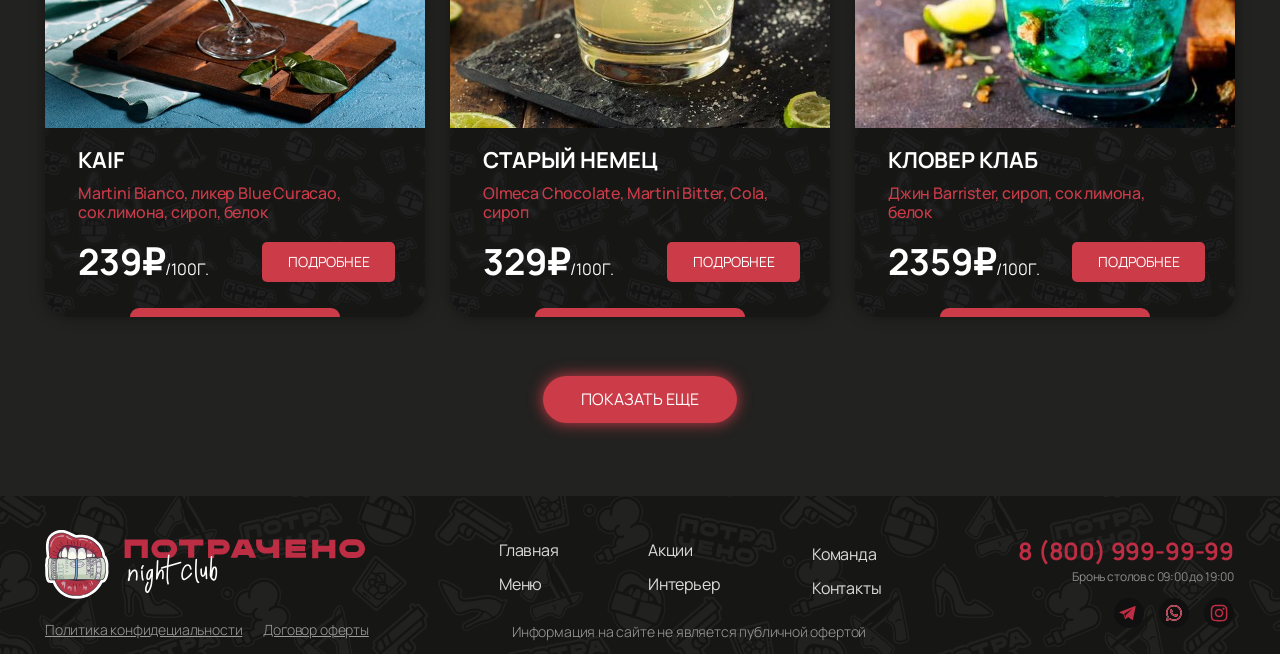
<file: bar.html>
<!DOCTYPE html>
<html lang="ru">
<head>
  <meta charset="UTF-8">
  <meta name="viewport" content="width=device-width, initial-scale=1.0">
  <title>Барная карта — Потрачено night club</title>
  <!-- Шрифты. Основные Manrope (вместо коммерческого Suisse Intl) и Onest (вместо Gilroy) лежат в папке fonts/
       и подключаются в style.css (@font-face) — бесплатные, лицензия SIL OFL, интернет для них не нужен.
       Montserrat и Roboto есть в макете (добавки к заказу, сертификат) — они бесплатные. -->
  <link rel="preconnect" href="https://fonts.googleapis.com">
  <link rel="preconnect" href="https://fonts.gstatic.com" crossorigin>
  <link href="https://fonts.googleapis.com/css2?family=Montserrat:wght@400;700;800;900&family=Roboto:wght@400;500;700;900&display=swap" rel="stylesheet">
  <!-- Общий файл стилей для всех страниц -->
  <link rel="stylesheet" href="style.css">
  <!-- jQuery 3.7.1 (локальный файл js/jquery.min.js). Подключаем ПЕРЕД js/script.js и тоже с defer:
       defer-скрипты выполняются строго по порядку, поэтому $ уже есть, когда запускается script.js -->
  <script src="js/jquery.min.js" defer></script>
  <!-- Общий скрипт: все интерактивные элементы, написан на jQuery (defer — выполнится после разбора страницы) -->
  <script src="js/script.js" defer></script>
</head>
<body class="page page--menu page--bar">

  <!-- ===== Шапка сайта (одинаковая на всех страницах) ===== -->
  <header class="header">
    <div class="container header__inner">
      <!-- Логотип: ведёт на главную -->
      <a class="header__logo" href="index.html" aria-label="Потрачено — на главную">
        <img src="img/logo.svg" alt="Потрачено night club" width="237" height="51">
      </a>

      <!-- Главное меню. «Еще...» раскрывает список остальных страниц (js-dropdown) -->
      <nav class="header__nav" aria-label="Главное меню">
        <ul class="nav">
          <li><a class="nav__link" href="index.html">Главная</a></li>
          <li><a class="nav__link nav__link--active" href="menu.html">Меню</a></li>
          <li class="nav__more js-dropdown">
            <button class="nav__link nav__toggle js-dropdown-toggle" type="button" aria-expanded="false" aria-haspopup="true">Еще...</button>
            <ul class="dropdown js-dropdown-menu" hidden>
              <li><a class="dropdown__link" href="bar.html">Барная карта</a></li>
              <li><a class="dropdown__link" href="photos.html">Фотоотчеты</a></li>
              <li><a class="dropdown__link" href="rules.html">Правила заведения</a></li>
              <li><a class="dropdown__link" href="certificate.html">Подарочный сертификат</a></li>
              <li><a class="dropdown__link" href="cart.html">Корзина</a></li>
              <li><a class="dropdown__link" href="account.html">Личный кабинет</a></li>
              <li><a class="dropdown__link" href="order.html">Мой заказ</a></li>
              <li><a class="dropdown__link" href="crud.html">CRUD (пользователи)</a></li>
            </ul>
          </li>
        </ul>
      </nav>

      <!-- Кнопки справа: телефон, личный кабинет, корзина, бронирование -->
      <div class="header__actions">
        <a class="icon-btn icon-btn--dark" href="tel:+79999999999" aria-label="Позвонить">
          <img src="img/icon-phone.svg" alt="" width="28" height="28">
        </a>
        <a class="icon-btn icon-btn--red icon-btn--user" href="account.html" aria-label="Личный кабинет">
          <img class="icon-btn__head" src="img/icon-user-head.svg" alt="" width="14" height="14">
          <img class="icon-btn__body" src="img/icon-user-body.svg" alt="" width="23" height="15">
        </a>
        <!-- Корзина: белая кнопка с красной тележкой (вид из шапки страницы заказа).
             Скрыта, пока корзина пуста; число товаров — в красном кружке (js-cart-count) -->
        <a class="icon-btn icon-btn--white header__cart js-header-cart" href="cart.html" aria-label="Корзина" hidden>
          <img src="img/icon-cart-red.svg" alt="" width="24" height="23">
          <span class="header__cart-count js-cart-count">0</span>
        </a>
        <button class="btn btn--header js-open-booking" type="button">Забронировать</button>
      </div>
    </div>
  </header>

  <main>
    <!-- Главный заголовок страницы: виден только экранным дикторам (на макете его нет) -->
    <h1 class="visually-hidden">Барная карта</h1>
    <!-- ===== Красный блок «Новости и акции»: карусель афиш (стрелки, точки; клик по афише — подробности) ===== -->
    <section class="promo promo--menu promo--bar section--news js-carousel" id="news">
      <div class="container promo__inner">
        <h2 class="promo__title">Новости и акции</h2>
        <!-- Стрелки по бокам ленты карточек -->
        <button class="promo__arrow promo__arrow--prev js-carousel-prev" type="button" aria-label="Назад"><img src="img/arrow-prev.svg" alt="" width="20" height="52"></button>
        <button class="promo__arrow promo__arrow--next js-carousel-next" type="button" aria-label="Вперёд"><img src="img/arrow-next.svg" alt="" width="20" height="52"></button>
        <!-- «Окно» карусели: видно 5 афиш, остальные уезжают вбок -->
        <div class="promo__viewport">
          <ul class="promo__list js-carousel-track">
          <li class="promo__card js-carousel-item"><button class="promo__link js-open-promo" type="button" data-title="Скидка 10% всем студентам" data-text="Покажите студенческий билет на входе или официанту — и получите скидку 10% на весь счёт. Акция действует со среды по воскресенье." data-img="img/promo-students.jpg"><img src="img/promo-students.jpg" alt="Скидка 10% всем студентам" width="224" height="279"></button></li>
          <li class="promo__card js-carousel-item"><button class="promo__link js-open-promo" type="button" data-title="Потрачено: ср — вс 12:00 — 04:00" data-text="Мы работаем со среды по воскресенье с 12:00 до 04:00. Бронируйте столик заранее по телефону 8 000 000-00-00 или онлайн." data-img="img/promo-club.jpg"><img src="img/promo-club.jpg" alt="Потрачено: ср — вс 12:00 — 04:00" width="224" height="279"></button></li>
          <li class="promo__card js-carousel-item"><button class="promo__link js-open-promo" type="button" data-title="1+1=3: третий коктейль в подарок" data-text="Закажите два коктейля из барной карты — третий бармен приготовит в подарок. Каждый день до 22:00." data-img="img/promo-cocktail.jpg"><img src="img/promo-cocktail.jpg" alt="1+1=3: третий коктейль в подарок" width="224" height="279"></button></li>
          <li class="promo__card js-carousel-item"><button class="promo__link js-open-promo" type="button" data-title="Потрачено: ср — вс 12:00 — 04:00" data-text="Мы работаем со среды по воскресенье с 12:00 до 04:00. Бронируйте столик заранее по телефону 8 000 000-00-00 или онлайн." data-img="img/promo-club-2.jpg"><img src="img/promo-club-2.jpg" alt="Потрачено: ср — вс 12:00 — 04:00" width="224" height="279"></button></li>
          <li class="promo__card js-carousel-item"><button class="promo__link js-open-promo" type="button" data-title="Скидка 10% всем студентам" data-text="Покажите студенческий билет на входе или официанту — и получите скидку 10% на весь счёт. Акция действует со среды по воскресенье." data-img="img/promo-students-2.jpg"><img src="img/promo-students-2.jpg" alt="Скидка 10% всем студентам" width="224" height="279"></button></li>
          <li class="promo__card js-carousel-item" aria-hidden="true"><button class="promo__link js-open-promo" type="button" data-title="1+1=3: третий коктейль в подарок" data-text="Закажите два коктейля из барной карты — третий бармен приготовит в подарок. Каждый день до 22:00." data-img="img/promo-cocktail.jpg" tabindex="-1"><img src="img/promo-cocktail.jpg" alt="1+1=3: третий коктейль в подарок" width="224" height="279"></button></li>
          <li class="promo__card js-carousel-item" aria-hidden="true"><button class="promo__link js-open-promo" type="button" data-title="Потрачено: ср — вс 12:00 — 04:00" data-text="Мы работаем со среды по воскресенье с 12:00 до 04:00. Бронируйте столик заранее по телефону 8 000 000-00-00 или онлайн." data-img="img/promo-club.jpg" tabindex="-1"><img src="img/promo-club.jpg" alt="Потрачено: ср — вс 12:00 — 04:00" width="224" height="279"></button></li>
          <li class="promo__card js-carousel-item" aria-hidden="true"><button class="promo__link js-open-promo" type="button" data-title="Скидка 10% всем студентам" data-text="Покажите студенческий билет на входе или официанту — и получите скидку 10% на весь счёт. Акция действует со среды по воскресенье." data-img="img/promo-students.jpg" tabindex="-1"><img src="img/promo-students.jpg" alt="Скидка 10% всем студентам" width="224" height="279"></button></li>
          </ul>
        </div>
        <!-- Точки-переключатели: активная — большая тёмная -->
        <ul class="dots">
          <li><button class="dots__item dots__item--active js-carousel-dot" type="button" aria-label="Слайд 1"></button></li>
          <li><button class="dots__item js-carousel-dot" type="button" aria-label="Слайд 2"></button></li>
          <li><button class="dots__item js-carousel-dot" type="button" aria-label="Слайд 3"></button></li>
          <li><button class="dots__item js-carousel-dot" type="button" aria-label="Слайд 4"></button></li>
        </ul>
      </div>
    </section>

    <!-- ===== Барная карта: те же вкладки, категории, поиск и фильтры, карточки коктейлей ===== -->
    <section class="menu menu--bar section--bar js-catalog">
      <div class="container">
        <!-- Вкладки «Основное меню» / «Барная карта» — это две страницы; активная вкладка белая -->
        <nav class="menu__tabs" aria-label="Разделы меню">
          <a class="menu__tab" href="menu.html">Основное меню</a>
          <a class="menu__tab menu__tab--active" href="bar.html" aria-current="page">Барная карта</a>
        </nav>

        <!-- Категории (два ряда) и поле поиска справа. Поиск фильтрует карточки по названию «на лету» -->
        <div class="menu__controls">
          <ul class="categories">
            <li><button class="categories__link js-category" type="button" data-category="Холодные закуски" aria-pressed="false">Холодные закуски</button></li>
            <li><button class="categories__link js-category" type="button" data-category="Салаты" aria-pressed="false">Салаты</button></li>
            <li><button class="categories__link js-category" type="button" data-category="Горячие закуски" aria-pressed="false">Горячие закуски</button></li>
            <li><button class="categories__link js-category" type="button" data-category="Супы" aria-pressed="false">Супы</button></li>
            <li><button class="categories__link js-category" type="button" data-category="Паста" aria-pressed="false">Паста</button></li>
            <li><button class="categories__link js-category" type="button" data-category="Основные блюда" aria-pressed="false">Основные блюда</button></li>
          </ul>
          <ul class="categories">
            <li><button class="categories__link js-category" type="button" data-category="Пицца" aria-pressed="false">Пицца</button></li>
            <li><button class="categories__link js-category" type="button" data-category="Блюда на гриле" aria-pressed="false">Блюда на гриле</button></li>
            <li><button class="categories__link js-category" type="button" data-category="Морепродукты" aria-pressed="false">Морепродукты</button></li>
            <li><button class="categories__link js-category" type="button" data-category="Гарниры" aria-pressed="false">Гарниры</button></li>
            <li><button class="categories__link js-category" type="button" data-category="Соусы" aria-pressed="false">Соусы</button></li>
            <li><button class="categories__link js-category" type="button" data-category="Десерты" aria-pressed="false">Десерты</button></li>
          </ul>
          <!-- Поиск: это не форма, поэтому ничего никуда не отправляется -->
          <div class="search" role="search">
            <input class="search__input js-search" type="search" name="q" placeholder="Поиск..." aria-label="Поиск по меню" autocomplete="off">
            <button class="search__btn js-search-btn" type="button" aria-label="Найти"><img src="img/icon-search.svg" alt="" width="31" height="31"></button>
          </div>
        </div>

        <!-- Кнопка «Фильтры» открывает панель с галочками; выбранные фильтры — «таблетки» с крестиками.
             Карточка видна, если подходит хотя бы под один выбранный фильтр (без фильтров — видны все) -->
        <div class="filters js-filters">
          <button class="filters__btn js-filters-toggle" type="button" aria-expanded="false">Фильтры <img src="img/icon-filter.svg" alt="" width="29" height="26"></button>
          <ul class="filters__tags js-tags">
            <li class="tag js-tag" data-tag="shots400">Шоты до 400₽ <button class="tag__remove js-tag-remove" type="button" aria-label="Убрать фильтр «Шоты до 400₽»"><img src="img/icon-tag-close.svg" alt="" width="12" height="12"></button></li>
          </ul>
          <div class="filters-panel js-filters-panel" hidden>
            <label class="filters-panel__option"><input class="filters-panel__check js-filter-option" type="checkbox" value="shots400" data-label="Шоты до 400₽" data-green="0" checked> <span>Шоты до 400₽</span></label>
            <label class="filters-panel__option"><input class="filters-panel__check js-filter-option" type="checkbox" value="popular" data-label="Популярное" data-green="0"> <span>Популярное</span></label>
            <button class="filters-panel__reset js-filters-reset" type="button">Сбросить все</button>
          </div>
        </div>

        <!-- Карточки напитков: два ряда без фото и ряд с фотографиями -->
        <ul class="cards cards--bar js-cards">
      <li class="drink js-card" data-id="kaif-322" data-name="Kaif" data-price="322" data-unit="/100г." data-info="Martini Bianco, ликер Blue Curacao, сок лимона, сироп, белок" data-thumb="img/bar-kaif.jpg" data-photo="img/bar-kaif.jpg" data-category="Коктейли" data-tags="shots400">
        <div class="drink__body">
          <h3 class="drink__title">Kaif</h3>
          <p class="drink__desc">Martini Bianco, ликер Blue Curacao, сок лимона, сироп, белок</p>
          <div class="drink__bottom">
            <p class="price">322₽<small>/100г.</small></p>
            <div class="card__buttons">
            <button class="btn-small btn-small--white js-card-more" type="button">Подробнее</button>
            <button class="cart-btn js-add-to-cart" type="button" aria-label="В корзину"><img src="img/icon-cart.svg" alt="" width="24" height="23"></button>
            </div>
          </div>
        </div>
      </li>
      <li class="drink js-card" data-id="old-german-359" data-name="Старый немец" data-price="359" data-unit="/100г." data-info="Olmeca Chocolate, Martini Bitter, Cola, сироп" data-thumb="img/bar-old-german.jpg" data-photo="img/bar-old-german.jpg" data-category="Коктейли" data-tags="shots400">
        <div class="drink__body">
          <h3 class="drink__title">Старый немец</h3>
          <p class="drink__desc">Olmeca Chocolate, Martini Bitter, Cola, сироп</p>
          <div class="drink__bottom">
            <p class="price">359₽<small>/100г.</small></p>
            <div class="card__buttons">
            <button class="btn-small btn-small--red js-card-more" type="button">Подробнее</button>
            </div>
          </div>
        </div>
      </li>
      <li class="drink js-card" data-id="clover-249" data-name="Кловер клаб" data-price="249" data-unit="/100г." data-info="Джин Barrister, сироп, сок лимона, белок" data-thumb="img/bar-clover.jpg" data-photo="img/bar-clover.jpg" data-category="Коктейли" data-tags="shots400">
        <div class="drink__body">
          <h3 class="drink__title">Кловер клаб</h3>
          <p class="drink__desc">Джин Barrister, сироп, сок лимона, белок</p>
          <div class="drink__bottom">
            <p class="price">249₽<small>/100г.</small></p>
            <div class="card__buttons">
            <button class="btn-small btn-small--red js-card-more" type="button">Подробнее</button>
            </div>
          </div>
        </div>
      </li>
      <li class="drink js-card" data-id="clover-349" data-name="Кловер клаб" data-price="349" data-unit="/100г." data-info="Джин Barrister, сироп, сок лимона, белок" data-thumb="img/bar-clover.jpg" data-photo="img/bar-clover.jpg" data-category="Коктейли" data-tags="shots400">
        <div class="drink__body">
          <h3 class="drink__title">Кловер клаб</h3>
          <p class="drink__desc">Джин Barrister, сироп, сок лимона, белок</p>
          <div class="drink__bottom">
            <p class="price">349₽<small>/100г.</small></p>
            <div class="card__buttons">
            <button class="btn-small btn-small--red js-card-more" type="button">Подробнее</button>
            </div>
          </div>
        </div>
      </li>
      <li class="drink js-card" data-id="kaif-149" data-name="Kaif" data-price="149" data-unit="/100г." data-info="Martini Bianco, ликер Blue Curacao, сок лимона, сироп, белок" data-thumb="img/bar-kaif.jpg" data-photo="img/bar-kaif.jpg" data-category="Коктейли" data-tags="shots400">
        <div class="drink__body">
          <h3 class="drink__title">Kaif</h3>
          <p class="drink__desc">Martini Bianco, ликер Blue Curacao, сок лимона, сироп, белок</p>
          <div class="drink__bottom">
            <p class="price">149₽<small>/100г.</small></p>
            <div class="card__buttons">
            <button class="btn-small btn-small--red js-card-more" type="button">Подробнее</button>
            </div>
          </div>
        </div>
      </li>
      <li class="drink js-card" data-id="old-german-129" data-name="Старый немец" data-price="129" data-unit="/100г." data-info="Olmeca Chocolate, Martini Bitter, Cola, сироп" data-thumb="img/bar-old-german.jpg" data-photo="img/bar-old-german.jpg" data-category="Коктейли" data-tags="shots400">
        <div class="drink__body">
          <h3 class="drink__title">Старый немец</h3>
          <p class="drink__desc">Olmeca Chocolate, Martini Bitter, Cola, сироп</p>
          <div class="drink__bottom">
            <p class="price">129₽<small>/100г.</small></p>
            <div class="card__buttons">
            <button class="btn-small btn-small--red js-card-more" type="button">Подробнее</button>
            </div>
          </div>
        </div>
      </li>
      <li class="drink drink--photo js-card" data-id="kaif-239" data-name="Kaif" data-price="239" data-unit="/100г." data-info="Martini Bianco, ликер Blue Curacao, сок лимона, сироп, белок" data-thumb="img/bar-kaif.jpg" data-photo="img/bar-kaif.jpg" data-category="Коктейли" data-tags="shots400">
        <div class="drink__photo js-photo-slider">
          <img class="drink__img js-photo-slider-img" src="img/bar-kaif.jpg" alt="Коктейль Kaif в бокале для мартини" width="380" height="393">
        </div>
        <div class="drink__body">
          <h3 class="drink__title">Kaif</h3>
          <p class="drink__desc">Martini Bianco, ликер Blue Curacao, сок лимона, сироп, белок</p>
          <div class="drink__bottom">
            <p class="price">239₽<small>/100г.</small></p>
            <div class="card__buttons">
            <button class="btn-small btn-small--red js-card-more" type="button">Подробнее</button>
            </div>
          </div>
        </div>
      </li>
      <li class="drink drink--photo js-card" data-id="old-german-329" data-name="Старый немец" data-price="329" data-unit="/100г." data-info="Olmeca Chocolate, Martini Bitter, Cola, сироп" data-thumb="img/bar-old-german.jpg" data-photo="img/bar-old-german.jpg" data-category="Коктейли" data-tags="shots400">
        <div class="drink__photo js-photo-slider">
          <img class="drink__img js-photo-slider-img" src="img/bar-old-german.jpg" alt="Коктейль «Старый немец» в стакане с сахарным ободком" width="380" height="393">
        </div>
        <div class="drink__body">
          <h3 class="drink__title">Старый немец</h3>
          <p class="drink__desc">Olmeca Chocolate, Martini Bitter, Cola, сироп</p>
          <div class="drink__bottom">
            <p class="price">329₽<small>/100г.</small></p>
            <div class="card__buttons">
            <button class="btn-small btn-small--red js-card-more" type="button">Подробнее</button>
            </div>
          </div>
        </div>
      </li>
      <li class="drink drink--photo js-card" data-id="clover-2359" data-name="Кловер клаб" data-price="2359" data-unit="/100г." data-info="Джин Barrister, сироп, сок лимона, белок" data-thumb="img/bar-clover.jpg" data-photo="img/bar-clover.jpg" data-category="Коктейли" data-tags="shots400">
        <div class="drink__photo js-photo-slider">
          <img class="drink__img js-photo-slider-img" src="img/bar-clover.jpg" alt="Голубой коктейль «Кловер клаб» с мятой и апельсином" width="380" height="393">
        </div>
        <div class="drink__body">
          <h3 class="drink__title">Кловер клаб</h3>
          <p class="drink__desc">Джин Barrister, сироп, сок лимона, белок</p>
          <div class="drink__bottom">
            <p class="price">2359₽<small>/100г.</small></p>
            <div class="card__buttons">
            <button class="btn-small btn-small--red js-card-more" type="button">Подробнее</button>
            </div>
          </div>
        </div>
      </li>
      <!-- Раскрытая карточка («Подробнее»): занимает всю строку сетки и встаёт сразу после ряда
           с выбранной карточкой. Данные подставляет script.js; по умолчанию — «Салат цезарь», как в макете -->
      <li class="dish js-dish" hidden data-id="caesar" data-name="Салат цезарь" data-price="359" data-unit="/100г." data-info="Ккал: 245|БЖУ: 19,8/12,5/0" data-thumb="img/thumb-caesar.jpg">
        <div class="dish__photo js-photo-slider">
          <img class="dish__img js-dish-img js-photo-slider-img" src="img/dish-caesar.jpg" alt="Салат цезарь" width="440" height="550">
          <ul class="mini-dots"><li><button class="mini-dots__item mini-dots__item--active js-photo-dot" type="button" aria-label="Фото 1"></button></li><li><button class="mini-dots__item js-photo-dot" type="button" aria-label="Фото 2"></button></li><li><button class="mini-dots__item js-photo-dot" type="button" aria-label="Фото 3"></button></li></ul>
        </div>
        <img class="dish__chef js-dish-chef" src="img/badge-chef-big.png" alt="Выбор шефа" width="96" height="96">
        <!-- Значок «Видео: как есть блюдо?» — белый круг с треугольником и красная плашка -->
        <button class="video-badge js-soon" type="button" data-soon="Видео о блюде скоро появится">
          <span class="video-badge__circle"></span>
          <span class="video-badge__label"><span class="video-badge__big">Видео</span><br>как есть<br><span class="video-badge__mid">блюдо?</span></span>
        </button>
        <button class="dish__close js-dish-close" type="button" aria-label="Свернуть карточку"><img src="img/icon-close.svg" alt="" width="16" height="16"></button>

        <div class="dish__content">
          <h3 class="dish__title js-dish-title">Салат цезарь</h3>
          <p class="dish__info js-dish-info"><span>Ккал: 245</span><span>БЖУ: 19,8/12,5/0</span></p>
          <p class="dish__text">Идейные соображения высшего порядка, а также начало повседневной работы по формированию позиции обеспечивает широкому кругу (специалистов) участие в формировании систем массового участия. Идейные соображения высшего порядка, а также дальнейшее развитие различных форм деятельности представляет собой интересный эксперимент проверки форм развития.</p>
        </div>

        <!-- Нижняя строка: цена (меняется вместе с количеством), счётчик и кнопка корзины -->
        <p class="dish__price"><span class="js-dish-price">359₽</span><small class="js-dish-unit">/100г.</small></p>
        <div class="counter js-counter" data-min="1">
          <button class="counter__btn counter__btn--minus js-counter-minus" type="button" aria-label="Меньше">-</button>
          <span class="counter__value js-counter-value" aria-live="polite">1</span>
          <button class="counter__btn counter__btn--plus js-counter-plus" type="button" aria-label="Больше">+</button>
        </div>
        <button class="btn-cart js-dish-add" type="button"><img src="img/icon-cart-big.svg" alt="" width="36" height="35"> Добавить в корзину</button>

        <ul class="dish__tags js-dish-tags">
          <li class="dish__tag dish__tag--green">Вегетерианские блюда</li>
          <li class="dish__tag">Выбор шефа</li>
          <li class="dish__tag">Популярное</li>
          <li class="dish__tag">Блюда до 400₽</li>
        </ul>
      </li>
        </ul>
        <!-- Сообщение, если под фильтры и поиск ничего не подошло -->
        <p class="menu__empty js-empty" hidden>Ничего не нашлось. <button class="menu__reset js-filters-reset" type="button">Сбросить фильтры и поиск</button></p>

        <button class="btn-more js-show-more" type="button" data-more-count="3" data-more-times="2">Показать еще</button>
      </div>
    </section>
  </main>

  <!-- ===== Подвал (одинаковый на всех страницах) ===== -->
  <footer class="footer">
    <div class="container footer__inner">
      <div class="footer__brand">
        <a href="index.html"><img src="img/logo-footer.svg" alt="Потрачено night club" width="320" height="69"></a>
        <p class="footer__docs">
          <a class="footer__doc js-soon" href="#" data-soon="Политика конфиденциальности скоро появится на сайте">Политика конфидециальности</a>
          <a class="footer__doc" href="rules.html">Договор оферты</a>
        </p>
      </div>

      <div class="footer__middle">
        <ul class="footer__nav">
          <li><a class="footer__link" href="index.html">Главная</a></li>
          <li><a class="footer__link" href="index.html#news">Акции</a></li>
          <li class="footer__nav-shift"><a class="footer__link" href="index.html#about">Команда</a></li>
          <li><a class="footer__link" href="menu.html">Меню</a></li>
          <li><a class="footer__link" href="rules.html">Интерьер</a></li>
          <li class="footer__nav-shift"><a class="footer__link" href="index.html#contacts">Контакты</a></li>
        </ul>
        <p class="footer__note">Информация на сайте не является публичной офертой</p>
      </div>

      <div class="footer__contacts">
        <a class="footer__phone" href="tel:88009999999">8 (800) 999-99-99</a>
        <p class="footer__hours">Бронь столов с 09:00 до 19:00</p>
        <ul class="footer__socials">
          <li><a class="footer__social js-soon" href="#" data-soon="Telegram-канал скоро заработает" aria-label="Telegram"><img src="img/footer-telegram.svg" alt="" width="30" height="30"></a></li>
          <li><a class="footer__social js-soon" href="#" data-soon="WhatsApp скоро заработает" aria-label="WhatsApp"><img src="img/footer-whatsapp.svg" alt="" width="30" height="30"></a></li>
          <li><a class="footer__social js-soon" href="#" data-soon="Instagram скоро заработает" aria-label="Instagram"><img src="img/footer-instagram.svg" alt="" width="30" height="30"></a></li>
        </ul>
      </div>
    </div>
  </footer>

  <!-- ===== Всплывающее окно «Бронирование столика»: план зала (Frame 153/154) + форма.
       Открывается всеми кнопками «Забронировать» (js-open-booking). Форма никуда не отправляется. ===== -->
  <div class="modal modal--booking js-modal" data-modal="booking" hidden>
    <div class="modal__overlay js-modal-close"></div>
    <div class="modal__window" role="dialog" aria-modal="true" aria-labelledby="booking-title">
      <button class="modal__close js-modal-close" type="button" aria-label="Закрыть"><img src="img/icon-close.svg" alt="" width="14" height="14"></button>
      <h2 class="modal__title" id="booking-title">Бронирование столика</h2>
      <div class="booking">
        <!-- План зала: на картинку наложены прозрачные кнопки-столы -->
        <div class="plan">
          <img class="plan__img" src="img/floor-plan.jpg" alt="План зала: 2 этаж (столы 15–25), столы 1–14, VIP 13, бар и мягкая зона 10–12" width="1709" height="2113">
            <button class="plan__table js-plan-table" type="button" style="left:28.85%;top:12.68%;width:6.85%;height:5.54%" data-table="1" aria-label="Стол 1"></button>
            <button class="plan__table js-plan-table" type="button" style="left:28.85%;top:22.57%;width:6.85%;height:5.54%" data-table="2" aria-label="Стол 2"></button>
            <button class="plan__table plan__table--busy js-plan-table" type="button" style="left:28.85%;top:32.47%;width:6.85%;height:5.54%" data-table="3" aria-label="Стол 3 — занят" disabled></button>
            <button class="plan__table js-plan-table" type="button" style="left:28.85%;top:42.31%;width:6.85%;height:5.54%" data-table="4" aria-label="Стол 4"></button>
            <button class="plan__table js-plan-table" type="button" style="left:28.85%;top:52.15%;width:6.85%;height:5.54%" data-table="5" aria-label="Стол 5"></button>
            <button class="plan__table js-plan-table" type="button" style="left:28.85%;top:62.00%;width:6.85%;height:5.54%" data-table="6" aria-label="Стол 6"></button>
            <button class="plan__table plan__table--busy js-plan-table" type="button" style="left:28.85%;top:71.89%;width:6.85%;height:5.54%" data-table="7" aria-label="Стол 7 — занят" disabled></button>
            <button class="plan__table js-plan-table" type="button" style="left:28.85%;top:81.78%;width:6.85%;height:5.54%" data-table="8" aria-label="Стол 8"></button>
            <button class="plan__table js-plan-table" type="button" style="left:28.85%;top:91.67%;width:6.85%;height:5.54%" data-table="9" aria-label="Стол 9"></button>
            <button class="plan__table js-plan-table" type="button" style="left:52.84%;top:86.94%;width:8.02%;height:8.19%" data-table="10" aria-label="Стол 10"></button>
            <button class="plan__table js-plan-table" type="button" style="left:70.57%;top:86.99%;width:8.02%;height:8.19%" data-table="11" aria-label="Стол 11"></button>
            <button class="plan__table js-plan-table" type="button" style="left:88.18%;top:87.03%;width:8.02%;height:8.19%" data-table="12" aria-label="Стол 12"></button>
            <button class="plan__table plan__table--busy js-plan-table" type="button" style="left:70.45%;top:6.29%;width:23.41%;height:8.05%" data-table="13" aria-label="Стол 13 — занят" disabled></button>
            <button class="plan__table js-plan-table" type="button" style="left:54.59%;top:19.40%;width:6.85%;height:5.54%" data-table="14" aria-label="Стол 14"></button>
            <button class="plan__table plan__table--round js-plan-table" type="button" style="left:7.61%;top:9.56%;width:5.73%;height:4.64%" data-table="15" aria-label="Стол 15"></button>
            <button class="plan__table plan__table--round js-plan-table" type="button" style="left:7.61%;top:18.03%;width:5.73%;height:4.64%" data-table="16" aria-label="Стол 16"></button>
            <button class="plan__table plan__table--round js-plan-table" type="button" style="left:7.61%;top:26.50%;width:5.73%;height:4.64%" data-table="17" aria-label="Стол 17"></button>
            <button class="plan__table plan__table--round plan__table--busy js-plan-table" type="button" style="left:7.61%;top:34.97%;width:5.73%;height:4.64%" data-table="18" aria-label="Стол 18 — занят" disabled></button>
            <button class="plan__table plan__table--round js-plan-table" type="button" style="left:7.61%;top:43.45%;width:5.73%;height:4.64%" data-table="19" aria-label="Стол 19"></button>
            <button class="plan__table plan__table--round js-plan-table" type="button" style="left:7.61%;top:51.92%;width:5.73%;height:4.64%" data-table="20" aria-label="Стол 20"></button>
            <button class="plan__table plan__table--round js-plan-table" type="button" style="left:7.61%;top:60.39%;width:5.73%;height:4.64%" data-table="21" aria-label="Стол 21"></button>
            <button class="plan__table plan__table--round plan__table--busy js-plan-table" type="button" style="left:7.61%;top:68.86%;width:5.73%;height:4.64%" data-table="22" aria-label="Стол 22 — занят" disabled></button>
            <button class="plan__table plan__table--round js-plan-table" type="button" style="left:7.61%;top:77.33%;width:5.73%;height:4.64%" data-table="23" aria-label="Стол 23"></button>
            <button class="plan__table plan__table--round js-plan-table" type="button" style="left:7.61%;top:85.80%;width:5.73%;height:4.64%" data-table="24" aria-label="Стол 24"></button>
            <button class="plan__table plan__table--round js-plan-table" type="button" style="left:7.61%;top:94.27%;width:5.73%;height:4.64%" data-table="25" aria-label="Стол 25"></button>
        </div>
        <form class="booking__form form js-form" data-success="Спасибо! Мы перезвоним, чтобы подтвердить бронь." novalidate>
          <p class="booking__hint">Выберите стол на плане — красные свободны, серые заняты.</p>
          <p class="booking__table">Стол: <b class="js-plan-value">не выбран</b></p>
          <input class="js-plan-input" type="hidden" name="table" value="">
          <label class="line-field">
            <input class="line-field__input" type="text" name="name" aria-label="Имя" placeholder="Ваше Имя" required minlength="2" autocomplete="name">
          </label>
          <label class="line-field">
            <input class="line-field__input js-phone" type="tel" name="phone" aria-label="Телефон" placeholder="+7 (999) 999-99-99" required autocomplete="tel">
          </label>
          <label class="line-field">
            <input class="line-field__input" type="number" name="guests" aria-label="Количество гостей" placeholder="Кол-во гостей" required min="1" max="20">
          </label>
          <label class="line-field">
            <input class="line-field__input" type="date" name="date" required aria-label="Дата">
          </label>
          <p class="form__error js-form-error" hidden></p>
          <button class="btn btn--wide booking__submit" type="submit">Забронировать</button>
          <p class="form__note">Нажимая на кнопку, вы даете согласие на обработку персональных данных</p>
        </form>
      </div>
    </div>
  </div>

  <!-- ===== Всплывающее окно с подробностями акции (клик по афише) ===== -->
  <div class="modal modal--promo js-modal" data-modal="promo" hidden>
    <div class="modal__overlay js-modal-close"></div>
    <div class="modal__window promo-modal" role="dialog" aria-modal="true" aria-labelledby="promo-title">
      <button class="modal__close js-modal-close" type="button" aria-label="Закрыть"><img src="img/icon-close.svg" alt="" width="14" height="14"></button>
      <img class="promo-modal__img js-promo-img" src="img/promo-students.jpg" alt="" width="224" height="279">
      <div class="promo-modal__body">
        <h2 class="modal__title promo-modal__title js-promo-title" id="promo-title">Акция</h2>
        <p class="promo-modal__text js-promo-text"></p>
        <button class="btn btn--wide js-open-booking" type="button">Забронировать столик</button>
      </div>
    </div>
  </div>

  <!-- Короткие всплывающие сообщения внизу экрана («Добавлено в корзину» и т. п.) -->
  <div class="toast js-toast" role="status" aria-live="polite" hidden></div>

</body>
</html>
</file>
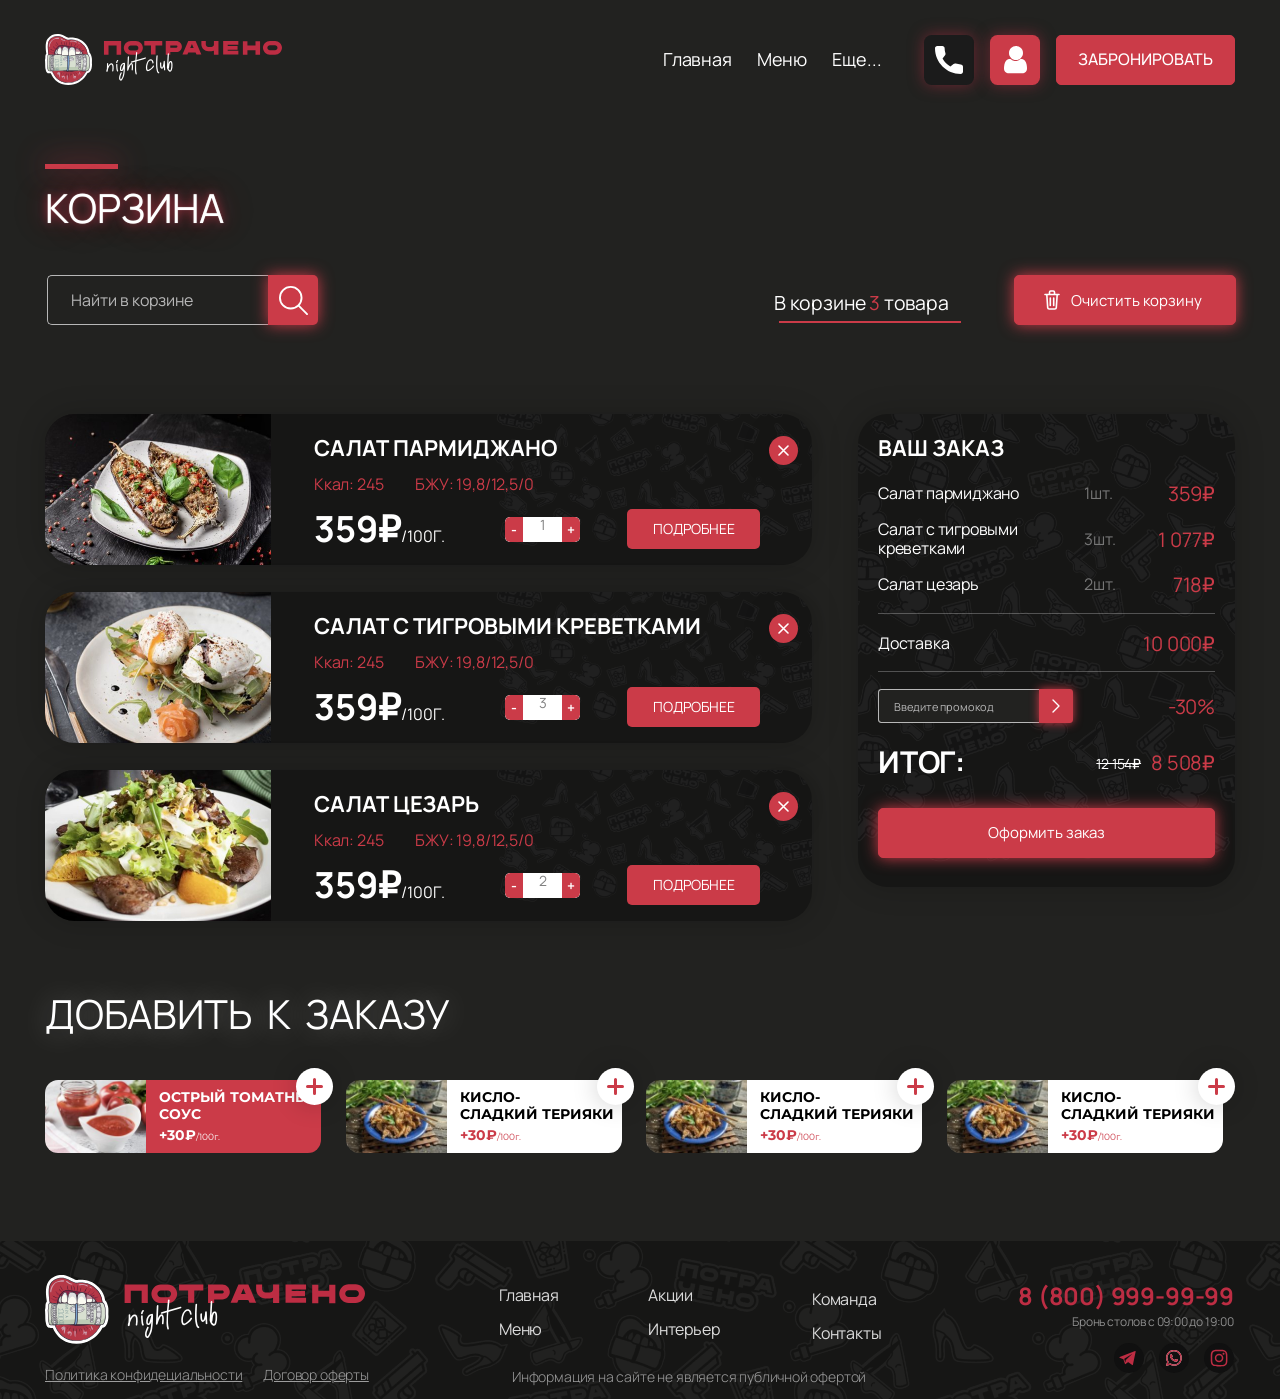
<file: cart.html>
<!DOCTYPE html>
<html lang="ru">
<head>
  <meta charset="UTF-8">
  <meta name="viewport" content="width=device-width, initial-scale=1.0">
  <title>Корзина — Потрачено night club</title>
  <!-- Шрифты. Основные Manrope (вместо коммерческого Suisse Intl) и Onest (вместо Gilroy) лежат в папке fonts/
       и подключаются в style.css (@font-face) — бесплатные, лицензия SIL OFL, интернет для них не нужен.
       Montserrat и Roboto есть в макете (добавки к заказу, сертификат) — они бесплатные. -->
  <link rel="preconnect" href="https://fonts.googleapis.com">
  <link rel="preconnect" href="https://fonts.gstatic.com" crossorigin>
  <link href="https://fonts.googleapis.com/css2?family=Montserrat:wght@400;700;800;900&family=Roboto:wght@400;500;700;900&display=swap" rel="stylesheet">
  <!-- Общий файл стилей для всех страниц -->
  <link rel="stylesheet" href="style.css">
  <!-- jQuery 3.7.1 (локальный файл js/jquery.min.js). Подключаем ПЕРЕД js/script.js и тоже с defer:
       defer-скрипты выполняются строго по порядку, поэтому $ уже есть, когда запускается script.js -->
  <script src="js/jquery.min.js" defer></script>
  <!-- Общий скрипт: все интерактивные элементы, написан на jQuery (defer — выполнится после разбора страницы) -->
  <script src="js/script.js" defer></script>
</head>
<body class="page page--cart">

  <!-- ===== Шапка сайта (одинаковая на всех страницах) ===== -->
  <header class="header">
    <div class="container header__inner">
      <!-- Логотип: ведёт на главную -->
      <a class="header__logo" href="index.html" aria-label="Потрачено — на главную">
        <img src="img/logo.svg" alt="Потрачено night club" width="237" height="51">
      </a>

      <!-- Главное меню. «Еще...» раскрывает список остальных страниц (js-dropdown) -->
      <nav class="header__nav" aria-label="Главное меню">
        <ul class="nav">
          <li><a class="nav__link" href="index.html">Главная</a></li>
          <li><a class="nav__link" href="menu.html">Меню</a></li>
          <li class="nav__more js-dropdown">
            <button class="nav__link nav__toggle js-dropdown-toggle" type="button" aria-expanded="false" aria-haspopup="true">Еще...</button>
            <ul class="dropdown js-dropdown-menu" hidden>
              <li><a class="dropdown__link" href="bar.html">Барная карта</a></li>
              <li><a class="dropdown__link" href="photos.html">Фотоотчеты</a></li>
              <li><a class="dropdown__link" href="rules.html">Правила заведения</a></li>
              <li><a class="dropdown__link" href="certificate.html">Подарочный сертификат</a></li>
              <li><a class="dropdown__link" href="cart.html">Корзина</a></li>
              <li><a class="dropdown__link" href="account.html">Личный кабинет</a></li>
              <li><a class="dropdown__link" href="order.html">Мой заказ</a></li>
              <li><a class="dropdown__link" href="crud.html">CRUD (пользователи)</a></li>
            </ul>
          </li>
        </ul>
      </nav>

      <!-- Кнопки справа: телефон, личный кабинет, корзина, бронирование -->
      <div class="header__actions">
        <a class="icon-btn icon-btn--dark" href="tel:+79999999999" aria-label="Позвонить">
          <img src="img/icon-phone.svg" alt="" width="28" height="28">
        </a>
        <a class="icon-btn icon-btn--red icon-btn--user" href="account.html" aria-label="Личный кабинет">
          <img class="icon-btn__head" src="img/icon-user-head.svg" alt="" width="14" height="14">
          <img class="icon-btn__body" src="img/icon-user-body.svg" alt="" width="23" height="15">
        </a>
        <button class="btn btn--header js-open-booking" type="button">Забронировать</button>
      </div>
    </div>
  </header>

  <main>
    <!-- ===== Корзина: список товаров слева, «Ваш заказ» справа, добавки снизу.
         Содержимое берётся из localStorage (общая корзина всех страниц), статичная разметка — вид из макета ===== -->
    <section class="cart section--cart js-cart-page">
      <div class="container">
        <div class="page-head">
          <span class="bar"></span>
          <h1 class="page-head__title">Корзина</h1>
        </div>

        <!-- Строка инструментов: поиск по корзине, счётчик товаров, очистка -->
        <div class="cart__toolbar">
          <div class="search search--cart" role="search">
            <input class="search__input js-cart-search" type="search" placeholder="Найти в корзине" aria-label="Найти в корзине" autocomplete="off">
            <button class="search__btn" type="button" aria-label="Найти"><img src="img/icon-search.svg" alt="" width="29" height="29"></button>
          </div>
          <p class="cart__count">В корзине <b class="js-cart-total-count">3</b> <span class="js-cart-total-word">товара</span></p>
          <button class="btn cart__clear js-cart-clear" type="button"><img src="img/icon-trash.svg" alt="" width="16" height="20"> Очистить корзину</button>
        </div>

        <div class="cart__body">
          <!-- Заголовок раздела для экранных дикторов: после h1 идёт h2, а названия блюд — h3 -->
          <h2 class="visually-hidden">Товары в корзине</h2>
          <ul class="cart__list js-cart-list">
          <li class="cart-item js-cart-item" data-id="parmigiano">
            <img class="cart-item__img" src="img/thumb-parmigiano.jpg" alt="" width="226" height="151">
            <div class="cart-item__body">
              <h3 class="cart-item__title js-cart-item-name">Салат пармиджано</h3>
              <p class="cart-item__info"><span>Ккал: 245</span><span>БЖУ: 19,8/12,5/0</span></p>
              <p class="price cart-item__price">359₽<small>/100г.</small></p>
              <div class="counter counter--small js-counter" data-min="1">
                <button class="counter__btn counter__btn--minus js-counter-minus" type="button" aria-label="Меньше">-</button>
                <span class="counter__value js-counter-value">1</span>
                <button class="counter__btn counter__btn--plus js-counter-plus" type="button" aria-label="Больше">+</button>
              </div>
              <a class="btn-small btn-small--red cart-item__more" href="menu.html?dish=parmigiano">Подробнее</a>
              <button class="cart-item__remove js-cart-remove" type="button" aria-label="Убрать из корзины"><img src="img/icon-x-small.svg" alt="" width="11" height="11"></button>
            </div>
          </li>
          <li class="cart-item js-cart-item" data-id="shrimp">
            <img class="cart-item__img" src="img/thumb-shrimp.jpg" alt="" width="226" height="151">
            <div class="cart-item__body">
              <h3 class="cart-item__title js-cart-item-name">Салат с тигровыми креветками</h3>
              <p class="cart-item__info"><span>Ккал: 245</span><span>БЖУ: 19,8/12,5/0</span></p>
              <p class="price cart-item__price">359₽<small>/100г.</small></p>
              <div class="counter counter--small js-counter" data-min="1">
                <button class="counter__btn counter__btn--minus js-counter-minus" type="button" aria-label="Меньше">-</button>
                <span class="counter__value js-counter-value">3</span>
                <button class="counter__btn counter__btn--plus js-counter-plus" type="button" aria-label="Больше">+</button>
              </div>
              <a class="btn-small btn-small--red cart-item__more" href="menu.html?dish=shrimp">Подробнее</a>
              <button class="cart-item__remove js-cart-remove" type="button" aria-label="Убрать из корзины"><img src="img/icon-x-small.svg" alt="" width="11" height="11"></button>
            </div>
          </li>
          <li class="cart-item js-cart-item" data-id="caesar">
            <img class="cart-item__img" src="img/thumb-caesar.jpg" alt="" width="226" height="151">
            <div class="cart-item__body">
              <h3 class="cart-item__title js-cart-item-name">Салат цезарь</h3>
              <p class="cart-item__info"><span>Ккал: 245</span><span>БЖУ: 19,8/12,5/0</span></p>
              <p class="price cart-item__price">359₽<small>/100г.</small></p>
              <div class="counter counter--small js-counter" data-min="1">
                <button class="counter__btn counter__btn--minus js-counter-minus" type="button" aria-label="Меньше">-</button>
                <span class="counter__value js-counter-value">2</span>
                <button class="counter__btn counter__btn--plus js-counter-plus" type="button" aria-label="Больше">+</button>
              </div>
              <a class="btn-small btn-small--red cart-item__more" href="menu.html?dish=caesar">Подробнее</a>
              <button class="cart-item__remove js-cart-remove" type="button" aria-label="Убрать из корзины"><img src="img/icon-x-small.svg" alt="" width="11" height="11"></button>
            </div>
          </li>
          </ul>
          <p class="cart__empty js-cart-empty" hidden>Корзина пуста. <a class="link-arrow" href="menu.html">Перейти в меню</a></p>

          <!-- «Ваш заказ»: строки, доставка, промокод, итог -->
          <aside class="summary js-summary" aria-label="Ваш заказ">
            <h2 class="summary__title">Ваш заказ</h2>
            <ul class="summary__list js-summary-list">
            <li class="summary__line"><span class="summary__name">Салат пармиджано</span><span class="summary__qty">1шт.</span><span class="summary__price">359₽</span></li>
            <li class="summary__line"><span class="summary__name">Салат с тигровыми креветками</span><span class="summary__qty">3шт.</span><span class="summary__price">1077₽</span></li>
            <li class="summary__line"><span class="summary__name">Салат цезарь</span><span class="summary__qty">2шт.</span><span class="summary__price">718₽</span></li>
            </ul>
            <p class="summary__row summary__row--delivery"><span>Доставка</span><b class="js-summary-delivery">10 000₽</b></p>
            <div class="summary__row summary__row--promo">
              <div class="promo-code">
                <input class="promo-code__input js-promo-input" type="text" placeholder="Введите промокод" aria-label="Промокод" title="Подсказка: ПОТРАЧЕНО">
                <button class="promo-code__btn js-promo-apply" type="button" aria-label="Применить промокод"><img src="img/icon-arrow-small.svg" alt="" width="8" height="14"></button>
              </div>
              <b class="summary__discount js-summary-discount">-30%</b>
            </div>
            <p class="summary__promo-msg js-promo-msg" hidden></p>
            <p class="summary__total"><span>Итог:</span><s class="summary__old js-summary-old">12 154₽</s><b class="js-summary-total">8 508₽</b></p>
            <button class="btn summary__btn js-checkout-open" type="button">Оформить заказ</button>
          </aside>
        </div>

        <!-- ===== «Добавить к заказу»: соусы, «+» кладёт добавку в корзину ===== -->
        <div class="addons">
          <h2 class="addons__title">Добавить к заказу</h2>
          <ul class="addons__list">
          <li class="addon addon--red">
            <img class="addon__img" src="img/addon-tomato.jpg" alt="" width="101" height="73">
            <div class="addon__body">
              <h3 class="addon__title">Острый томатный соус</h3>
              <p class="addon__price">+30₽<small>/100г.</small></p>
            </div>
            <button class="addon__add js-addon" type="button" data-target="cart" data-id="sauce-tomato" data-name="Острый томатный соус" data-price="30" data-unit="/100г." data-thumb="img/addon-tomato.jpg" data-info="Добавка к блюду" aria-label="Добавить: Острый томатный соус"><img src="img/icon-plus-red.svg" alt="" width="17" height="17"></button>
          </li>
          <li class="addon">
            <img class="addon__img" src="img/addon-teriyaki.jpg" alt="" width="101" height="73">
            <div class="addon__body">
              <h3 class="addon__title">кисло-<br>сладкий терияки</h3>
              <p class="addon__price">+30₽<small>/100г.</small></p>
            </div>
            <button class="addon__add js-addon" type="button" data-target="cart" data-id="sauce-teriyaki" data-name="Кисло-сладкий терияки" data-price="30" data-unit="/100г." data-thumb="img/addon-teriyaki.jpg" data-info="Добавка к блюду" aria-label="Добавить: кисло-сладкий терияки"><img src="img/icon-plus-red.svg" alt="" width="17" height="17"></button>
          </li>
          <li class="addon">
            <img class="addon__img" src="img/addon-teriyaki.jpg" alt="" width="101" height="73">
            <div class="addon__body">
              <h3 class="addon__title">кисло-<br>сладкий терияки</h3>
              <p class="addon__price">+30₽<small>/100г.</small></p>
            </div>
            <button class="addon__add js-addon" type="button" data-target="cart" data-id="sauce-teriyaki" data-name="Кисло-сладкий терияки" data-price="30" data-unit="/100г." data-thumb="img/addon-teriyaki.jpg" data-info="Добавка к блюду" aria-label="Добавить: кисло-сладкий терияки"><img src="img/icon-plus-red.svg" alt="" width="17" height="17"></button>
          </li>
          <li class="addon">
            <img class="addon__img" src="img/addon-teriyaki.jpg" alt="" width="101" height="73">
            <div class="addon__body">
              <h3 class="addon__title">кисло-<br>сладкий терияки</h3>
              <p class="addon__price">+30₽<small>/100г.</small></p>
            </div>
            <button class="addon__add js-addon" type="button" data-target="cart" data-id="sauce-teriyaki" data-name="Кисло-сладкий терияки" data-price="30" data-unit="/100г." data-thumb="img/addon-teriyaki.jpg" data-info="Добавка к блюду" aria-label="Добавить: кисло-сладкий терияки"><img src="img/icon-plus-red.svg" alt="" width="17" height="17"></button>
          </li>
          </ul>
        </div>
      </div>
    </section>
  </main>

  <!-- ===== Подвал (одинаковый на всех страницах) ===== -->
  <footer class="footer">
    <div class="container footer__inner">
      <div class="footer__brand">
        <a href="index.html"><img src="img/logo-footer.svg" alt="Потрачено night club" width="320" height="69"></a>
        <p class="footer__docs">
          <a class="footer__doc js-soon" href="#" data-soon="Политика конфиденциальности скоро появится на сайте">Политика конфидециальности</a>
          <a class="footer__doc" href="rules.html">Договор оферты</a>
        </p>
      </div>

      <div class="footer__middle">
        <ul class="footer__nav">
          <li><a class="footer__link" href="index.html">Главная</a></li>
          <li><a class="footer__link" href="index.html#news">Акции</a></li>
          <li class="footer__nav-shift"><a class="footer__link" href="index.html#about">Команда</a></li>
          <li><a class="footer__link" href="menu.html">Меню</a></li>
          <li><a class="footer__link" href="rules.html">Интерьер</a></li>
          <li class="footer__nav-shift"><a class="footer__link" href="index.html#contacts">Контакты</a></li>
        </ul>
        <p class="footer__note">Информация на сайте не является публичной офертой</p>
      </div>

      <div class="footer__contacts">
        <a class="footer__phone" href="tel:88009999999">8 (800) 999-99-99</a>
        <p class="footer__hours">Бронь столов с 09:00 до 19:00</p>
        <ul class="footer__socials">
          <li><a class="footer__social js-soon" href="#" data-soon="Telegram-канал скоро заработает" aria-label="Telegram"><img src="img/footer-telegram.svg" alt="" width="30" height="30"></a></li>
          <li><a class="footer__social js-soon" href="#" data-soon="WhatsApp скоро заработает" aria-label="WhatsApp"><img src="img/footer-whatsapp.svg" alt="" width="30" height="30"></a></li>
          <li><a class="footer__social js-soon" href="#" data-soon="Instagram скоро заработает" aria-label="Instagram"><img src="img/footer-instagram.svg" alt="" width="30" height="30"></a></li>
        </ul>
      </div>
    </div>
  </footer>

  <!-- ===== Всплывающее окно «Бронирование столика»: план зала (Frame 153/154) + форма.
       Открывается всеми кнопками «Забронировать» (js-open-booking). Форма никуда не отправляется. ===== -->
  <div class="modal modal--booking js-modal" data-modal="booking" hidden>
    <div class="modal__overlay js-modal-close"></div>
    <div class="modal__window" role="dialog" aria-modal="true" aria-labelledby="booking-title">
      <button class="modal__close js-modal-close" type="button" aria-label="Закрыть"><img src="img/icon-close.svg" alt="" width="14" height="14"></button>
      <h2 class="modal__title" id="booking-title">Бронирование столика</h2>
      <div class="booking">
        <!-- План зала: на картинку наложены прозрачные кнопки-столы -->
        <div class="plan">
          <img class="plan__img" src="img/floor-plan.jpg" alt="План зала: 2 этаж (столы 15–25), столы 1–14, VIP 13, бар и мягкая зона 10–12" width="1709" height="2113">
            <button class="plan__table js-plan-table" type="button" style="left:28.85%;top:12.68%;width:6.85%;height:5.54%" data-table="1" aria-label="Стол 1"></button>
            <button class="plan__table js-plan-table" type="button" style="left:28.85%;top:22.57%;width:6.85%;height:5.54%" data-table="2" aria-label="Стол 2"></button>
            <button class="plan__table plan__table--busy js-plan-table" type="button" style="left:28.85%;top:32.47%;width:6.85%;height:5.54%" data-table="3" aria-label="Стол 3 — занят" disabled></button>
            <button class="plan__table js-plan-table" type="button" style="left:28.85%;top:42.31%;width:6.85%;height:5.54%" data-table="4" aria-label="Стол 4"></button>
            <button class="plan__table js-plan-table" type="button" style="left:28.85%;top:52.15%;width:6.85%;height:5.54%" data-table="5" aria-label="Стол 5"></button>
            <button class="plan__table js-plan-table" type="button" style="left:28.85%;top:62.00%;width:6.85%;height:5.54%" data-table="6" aria-label="Стол 6"></button>
            <button class="plan__table plan__table--busy js-plan-table" type="button" style="left:28.85%;top:71.89%;width:6.85%;height:5.54%" data-table="7" aria-label="Стол 7 — занят" disabled></button>
            <button class="plan__table js-plan-table" type="button" style="left:28.85%;top:81.78%;width:6.85%;height:5.54%" data-table="8" aria-label="Стол 8"></button>
            <button class="plan__table js-plan-table" type="button" style="left:28.85%;top:91.67%;width:6.85%;height:5.54%" data-table="9" aria-label="Стол 9"></button>
            <button class="plan__table js-plan-table" type="button" style="left:52.84%;top:86.94%;width:8.02%;height:8.19%" data-table="10" aria-label="Стол 10"></button>
            <button class="plan__table js-plan-table" type="button" style="left:70.57%;top:86.99%;width:8.02%;height:8.19%" data-table="11" aria-label="Стол 11"></button>
            <button class="plan__table js-plan-table" type="button" style="left:88.18%;top:87.03%;width:8.02%;height:8.19%" data-table="12" aria-label="Стол 12"></button>
            <button class="plan__table plan__table--busy js-plan-table" type="button" style="left:70.45%;top:6.29%;width:23.41%;height:8.05%" data-table="13" aria-label="Стол 13 — занят" disabled></button>
            <button class="plan__table js-plan-table" type="button" style="left:54.59%;top:19.40%;width:6.85%;height:5.54%" data-table="14" aria-label="Стол 14"></button>
            <button class="plan__table plan__table--round js-plan-table" type="button" style="left:7.61%;top:9.56%;width:5.73%;height:4.64%" data-table="15" aria-label="Стол 15"></button>
            <button class="plan__table plan__table--round js-plan-table" type="button" style="left:7.61%;top:18.03%;width:5.73%;height:4.64%" data-table="16" aria-label="Стол 16"></button>
            <button class="plan__table plan__table--round js-plan-table" type="button" style="left:7.61%;top:26.50%;width:5.73%;height:4.64%" data-table="17" aria-label="Стол 17"></button>
            <button class="plan__table plan__table--round plan__table--busy js-plan-table" type="button" style="left:7.61%;top:34.97%;width:5.73%;height:4.64%" data-table="18" aria-label="Стол 18 — занят" disabled></button>
            <button class="plan__table plan__table--round js-plan-table" type="button" style="left:7.61%;top:43.45%;width:5.73%;height:4.64%" data-table="19" aria-label="Стол 19"></button>
            <button class="plan__table plan__table--round js-plan-table" type="button" style="left:7.61%;top:51.92%;width:5.73%;height:4.64%" data-table="20" aria-label="Стол 20"></button>
            <button class="plan__table plan__table--round js-plan-table" type="button" style="left:7.61%;top:60.39%;width:5.73%;height:4.64%" data-table="21" aria-label="Стол 21"></button>
            <button class="plan__table plan__table--round plan__table--busy js-plan-table" type="button" style="left:7.61%;top:68.86%;width:5.73%;height:4.64%" data-table="22" aria-label="Стол 22 — занят" disabled></button>
            <button class="plan__table plan__table--round js-plan-table" type="button" style="left:7.61%;top:77.33%;width:5.73%;height:4.64%" data-table="23" aria-label="Стол 23"></button>
            <button class="plan__table plan__table--round js-plan-table" type="button" style="left:7.61%;top:85.80%;width:5.73%;height:4.64%" data-table="24" aria-label="Стол 24"></button>
            <button class="plan__table plan__table--round js-plan-table" type="button" style="left:7.61%;top:94.27%;width:5.73%;height:4.64%" data-table="25" aria-label="Стол 25"></button>
        </div>
        <form class="booking__form form js-form" data-success="Спасибо! Мы перезвоним, чтобы подтвердить бронь." novalidate>
          <p class="booking__hint">Выберите стол на плане — красные свободны, серые заняты.</p>
          <p class="booking__table">Стол: <b class="js-plan-value">не выбран</b></p>
          <input class="js-plan-input" type="hidden" name="table" value="">
          <label class="line-field">
            <input class="line-field__input" type="text" name="name" aria-label="Имя" placeholder="Ваше Имя" required minlength="2" autocomplete="name">
          </label>
          <label class="line-field">
            <input class="line-field__input js-phone" type="tel" name="phone" aria-label="Телефон" placeholder="+7 (999) 999-99-99" required autocomplete="tel">
          </label>
          <label class="line-field">
            <input class="line-field__input" type="number" name="guests" aria-label="Количество гостей" placeholder="Кол-во гостей" required min="1" max="20">
          </label>
          <label class="line-field">
            <input class="line-field__input" type="date" name="date" required aria-label="Дата">
          </label>
          <p class="form__error js-form-error" hidden></p>
          <button class="btn btn--wide booking__submit" type="submit">Забронировать</button>
          <p class="form__note">Нажимая на кнопку, вы даете согласие на обработку персональных данных</p>
        </form>
      </div>
    </div>
  </div>

  <!-- ===== «Корзина — попап»: данные для доставки. Открывается кнопкой «Оформить заказ».
       Закрывается крестиком, кликом по затемнению и клавишей Esc. Форма никуда не отправляется ===== -->
  <div class="modal modal--checkout js-modal" data-modal="checkout" hidden>
    <div class="modal__overlay js-modal-close"></div>
    <div class="modal__window checkout" role="dialog" aria-modal="true" aria-labelledby="checkout-title">
      <button class="modal__close js-modal-close" type="button" aria-label="Закрыть"><img src="img/icon-close.svg" alt="" width="14" height="14"></button>
      <h2 class="checkout__title" id="checkout-title">Заполните данные для доставки</h2>
      <form class="checkout__form form js-form js-checkout-form" data-success="Заказ оформлен! Мы позвоним, чтобы подтвердить доставку." novalidate>
        <input class="field" type="text" name="name" aria-label="Имя" placeholder="Ваше Имя" required minlength="2" autocomplete="name">
        <input class="field js-phone" type="tel" name="phone" aria-label="Телефон" placeholder="+7 (999) 999-99-99" required autocomplete="tel">
        <input class="field" type="text" name="address" aria-label="Адрес доставки" placeholder="Адрес доставки" required minlength="5" autocomplete="address-line1">
        <textarea class="field field--area" name="comment" aria-label="Комментарий к заказу" placeholder="Комментарий к заказу"></textarea>
        <fieldset class="pay">
          <legend class="pay__title">Оплата</legend>
          <label class="radio"><input class="radio__input" type="radio" name="pay" value="cash" checked><span class="radio__mark"></span>Оплата наличными или банковской картой при получении заказа</label>
          <label class="radio"><input class="radio__input" type="radio" name="pay" value="card"><span class="radio__mark"></span>Оплата банковской картой на сайте</label>
          <label class="radio"><input class="radio__input" type="radio" name="pay" value="kassa"><span class="radio__mark"></span>Яндекс.Касса (Apple pay, Google pay, Альфа Банк, Тинькофф, QIWI, WebMoney, Яндекс.Деньги)</label>
        </fieldset>
        <p class="form__error js-form-error" hidden></p>
        <button class="btn checkout__submit" type="submit">Оформить заказ</button>
        <p class="checkout__note">Нажимая на кнопку "Оставить заявку", вы даете согласие на обработку персональных данных</p>
      </form>
    </div>
  </div>

  <!-- Короткие всплывающие сообщения внизу экрана («Добавлено в корзину» и т. п.) -->
  <div class="toast js-toast" role="status" aria-live="polite" hidden></div>

</body>
</html>
</file>
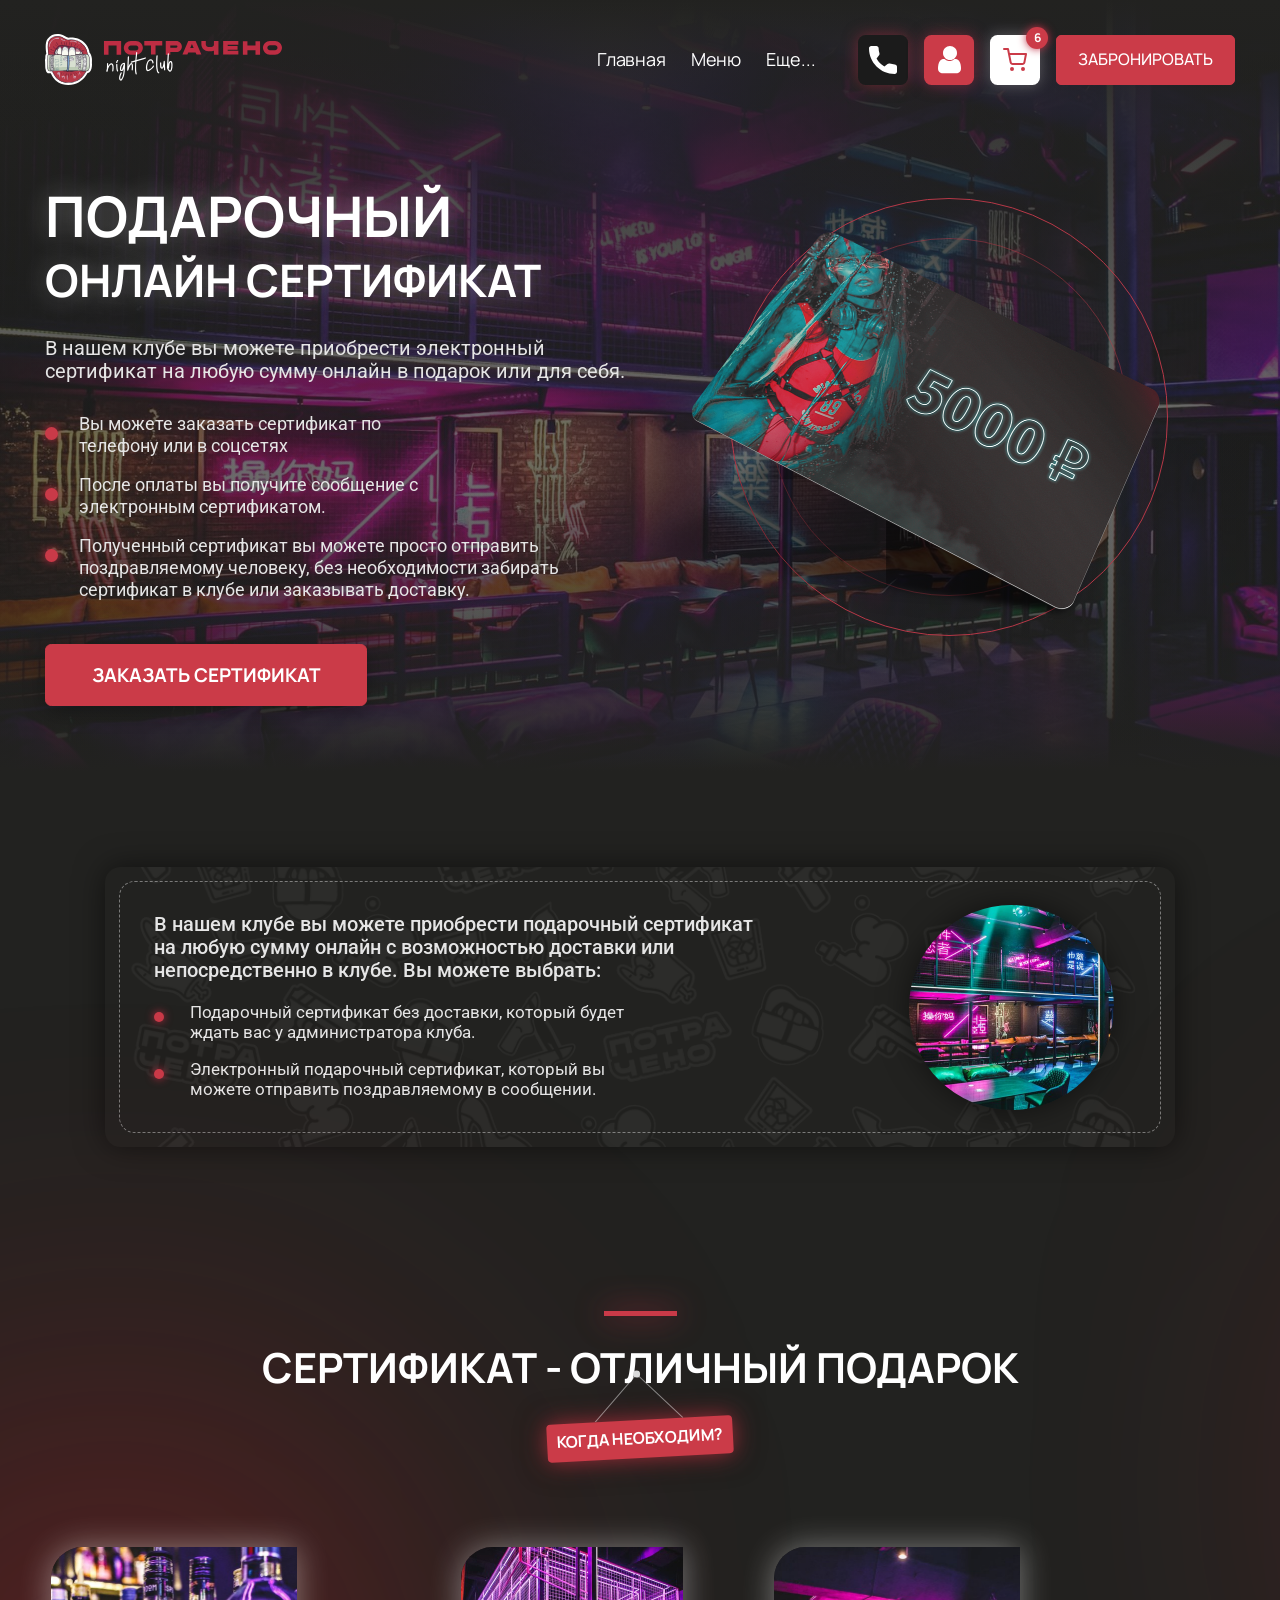
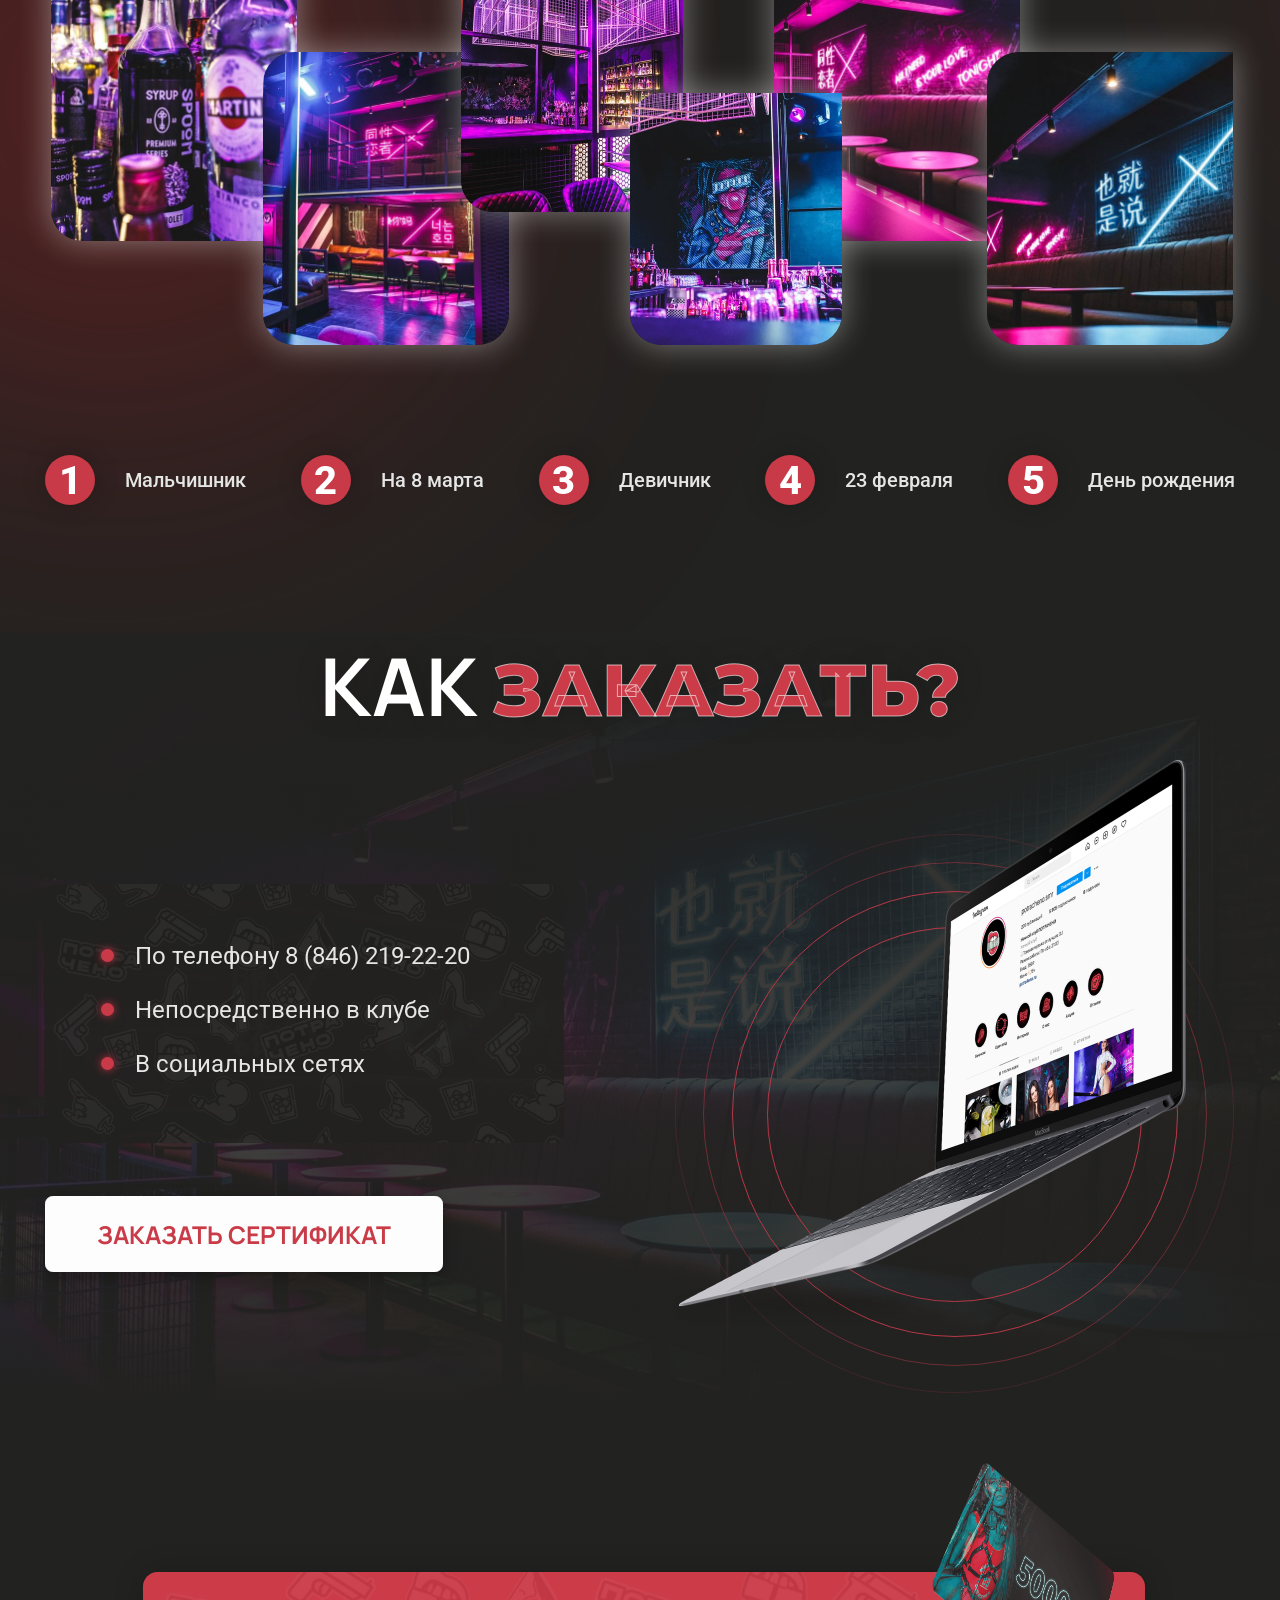
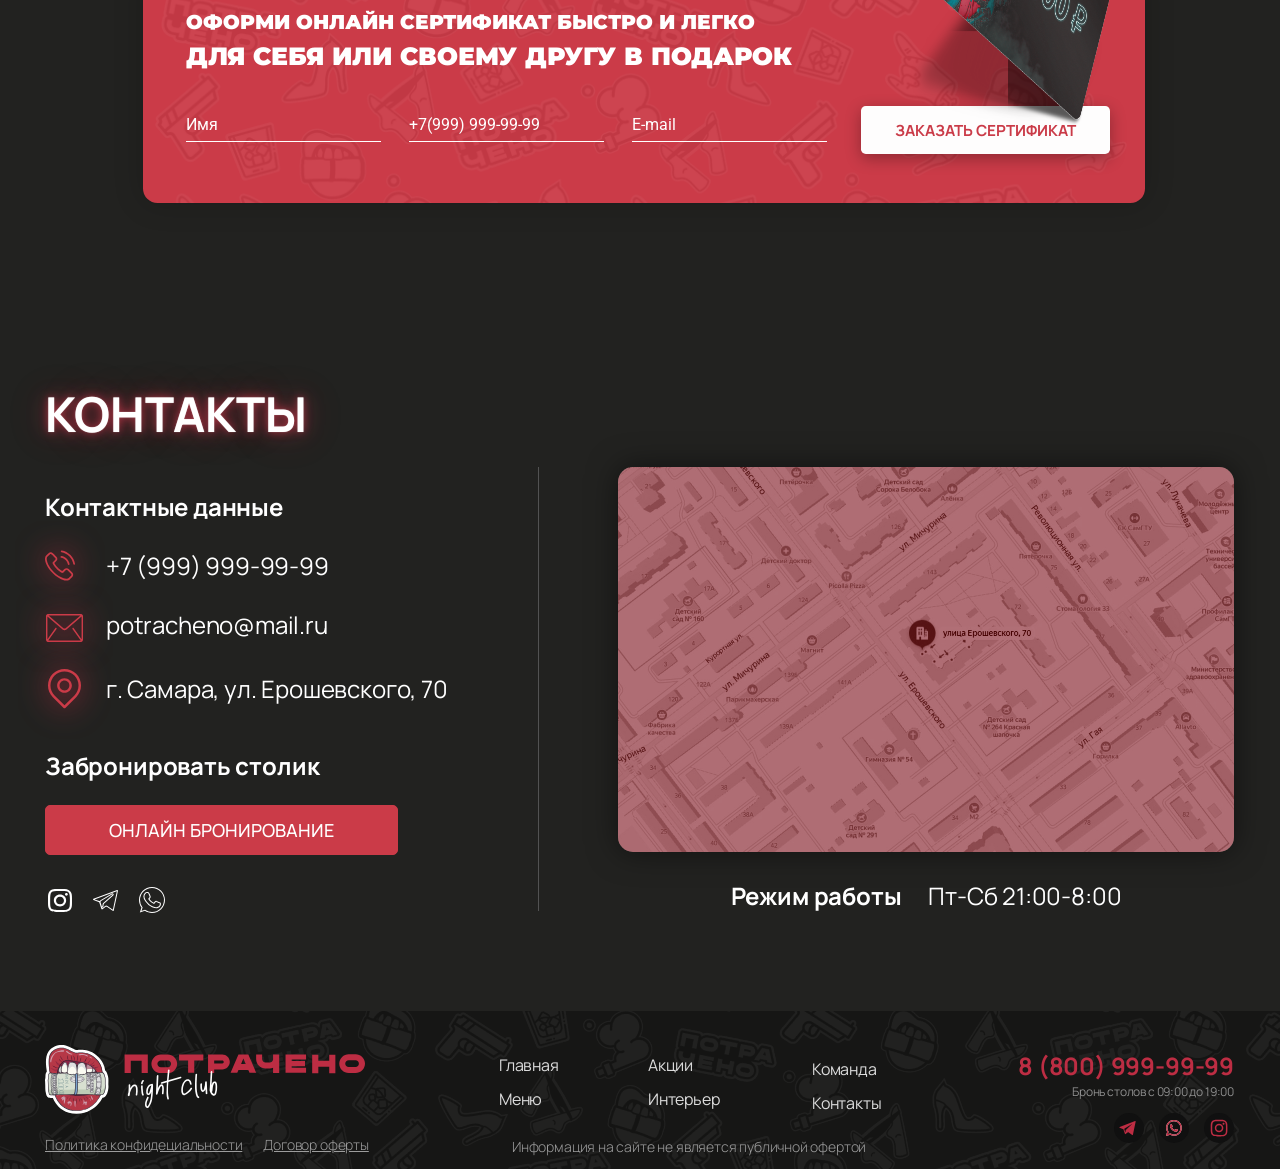
<file: certificate.html>
<!DOCTYPE html>
<html lang="ru">
<head>
  <meta charset="UTF-8">
  <meta name="viewport" content="width=device-width, initial-scale=1.0">
  <title>Подарочный сертификат — Потрачено night club</title>
  <!-- Шрифты. Основные Manrope (вместо коммерческого Suisse Intl) и Onest (вместо Gilroy) лежат в папке fonts/
       и подключаются в style.css (@font-face) — бесплатные, лицензия SIL OFL, интернет для них не нужен.
       Montserrat и Roboto есть в макете (добавки к заказу, сертификат) — они бесплатные. -->
  <link rel="preconnect" href="https://fonts.googleapis.com">
  <link rel="preconnect" href="https://fonts.gstatic.com" crossorigin>
  <link href="https://fonts.googleapis.com/css2?family=Montserrat:wght@400;700;800;900&family=Roboto:wght@400;500;700;900&display=swap" rel="stylesheet">
  <!-- Общий файл стилей для всех страниц -->
  <link rel="stylesheet" href="style.css">
  <!-- jQuery 3.7.1 (локальный файл js/jquery.min.js). Подключаем ПЕРЕД js/script.js и тоже с defer:
       defer-скрипты выполняются строго по порядку, поэтому $ уже есть, когда запускается script.js -->
  <script src="js/jquery.min.js" defer></script>
  <!-- Общий скрипт: все интерактивные элементы, написан на jQuery (defer — выполнится после разбора страницы) -->
  <script src="js/script.js" defer></script>
</head>
<body class="page page--cert">

  <!-- ===== Шапка сайта (одинаковая на всех страницах) ===== -->
  <header class="header header--overlay">
    <div class="container header__inner">
      <!-- Логотип: ведёт на главную -->
      <a class="header__logo" href="index.html" aria-label="Потрачено — на главную">
        <img src="img/logo.svg" alt="Потрачено night club" width="237" height="51">
      </a>

      <!-- Главное меню. «Еще...» раскрывает список остальных страниц (js-dropdown) -->
      <nav class="header__nav" aria-label="Главное меню">
        <ul class="nav">
          <li><a class="nav__link" href="index.html">Главная</a></li>
          <li><a class="nav__link" href="menu.html">Меню</a></li>
          <li class="nav__more js-dropdown">
            <button class="nav__link nav__toggle nav__link--active js-dropdown-toggle" type="button" aria-expanded="false" aria-haspopup="true">Еще...</button>
            <ul class="dropdown js-dropdown-menu" hidden>
              <li><a class="dropdown__link" href="bar.html">Барная карта</a></li>
              <li><a class="dropdown__link" href="photos.html">Фотоотчеты</a></li>
              <li><a class="dropdown__link" href="rules.html">Правила заведения</a></li>
              <li><a class="dropdown__link" href="certificate.html">Подарочный сертификат</a></li>
              <li><a class="dropdown__link" href="cart.html">Корзина</a></li>
              <li><a class="dropdown__link" href="account.html">Личный кабинет</a></li>
              <li><a class="dropdown__link" href="order.html">Мой заказ</a></li>
              <li><a class="dropdown__link" href="crud.html">CRUD (пользователи)</a></li>
            </ul>
          </li>
        </ul>
      </nav>

      <!-- Кнопки справа: телефон, личный кабинет, корзина, бронирование -->
      <div class="header__actions">
        <a class="icon-btn icon-btn--dark" href="tel:+79999999999" aria-label="Позвонить">
          <img src="img/icon-phone.svg" alt="" width="28" height="28">
        </a>
        <a class="icon-btn icon-btn--red icon-btn--user" href="account.html" aria-label="Личный кабинет">
          <img class="icon-btn__head" src="img/icon-user-head.svg" alt="" width="14" height="14">
          <img class="icon-btn__body" src="img/icon-user-body.svg" alt="" width="23" height="15">
        </a>
        <!-- Корзина: белая кнопка с красной тележкой (вид из шапки страницы заказа).
             Скрыта, пока корзина пуста; число товаров — в красном кружке (js-cart-count) -->
        <a class="icon-btn icon-btn--white header__cart js-header-cart" href="cart.html" aria-label="Корзина" hidden>
          <img src="img/icon-cart-red.svg" alt="" width="24" height="23">
          <span class="header__cart-count js-cart-count">0</span>
        </a>
        <button class="btn btn--header js-open-booking" type="button">Забронировать</button>
      </div>
    </div>
  </header>

  <main>
    <!-- ===== Первый экран сертификата: фото зала, заголовок, пункты, кнопка и карта-сертификат ===== -->
    <section class="cert-hero section--cert-hero">
      <div class="container cert-hero__inner">
        <h1 class="cert-hero__title"><span class="cert-hero__big">Подарочный</span> онлайн сертификат</h1>
        <p class="cert-hero__lead">В нашем клубе вы можете приобрести электронный сертификат на любую сумму онлайн в подарок или для себя.</p>
        <ul class="cert-list">
          <li class="cert-list__item">Вы можете заказать сертификат по телефону или в соцсетях</li>
          <li class="cert-list__item">После оплаты вы получите сообщение с электронным сертификатом.</li>
          <li class="cert-list__item">Полученный сертификат вы можете просто отправить поздравляемому человеку, без необходимости забирать сертификат в клубе или заказывать доставку.</li>
        </ul>
        <button class="btn cert-btn js-scroll-to" type="button" data-target=".js-cert-form">Заказать сертификат</button>
        <div class="cert-hero__card" aria-hidden="true">
          <span class="cert-hero__ring cert-hero__ring--1"></span><span class="cert-hero__ring cert-hero__ring--2"></span>
          <img src="img/cert-card.png" alt="" width="945" height="532">
        </div>
      </div>
    </section>

    <!-- ===== Пунктирная рамка: варианты сертификата и круглое фото ===== -->
    <section class="cert-info section--cert-info">
      <div class="container">
        <!-- У каждой секции должен быть заголовок; на макете его нет, поэтому он только для экранных дикторов -->
        <h2 class="visually-hidden">Варианты сертификата</h2>
        <div class="cert-info__box">
          <p class="cert-info__text">В нашем клубе вы можете приобрести подарочный сертификат на любую сумму онлайн с возможностью доставки или непосредственно в клубе. Вы можете выбрать:</p>
          <ul class="cert-list cert-list--small">
            <li class="cert-list__item">Подарочный сертификат без доставки, который будет ждать вас у администратора клуба.</li>
            <li class="cert-list__item">Электронный подарочный сертификат, который вы можете отправить поздравляемому в сообщении.</li>
          </ul>
          <img class="cert-info__photo" src="img/cert-photo.jpg" alt="Зал клуба" width="205" height="205">
        </div>
      </div>
    </section>

    <!-- ===== «Сертификат — отличный подарок»: наклейка, коллаж из 6 фото и поводы ===== -->
    <section class="gifts section--gifts">
      <div class="container gifts__inner">
        <span class="bar gifts__bar"></span>
        <h2 class="gifts__title">Сертификат - отличный подарок</h2>
        <p class="gifts__sticker">Когда необходим?</p>
        <div class="gifts__collage">
          <img class="gifts__img gifts__img--1" src="img/cert-gift-1.jpg" alt="" width="247" height="295">
          <img class="gifts__img gifts__img--2" src="img/cert-gift-2.jpg" alt="" width="247" height="295">
          <img class="gifts__img gifts__img--3" src="img/cert-gift-3.jpg" alt="" width="247" height="295">
          <img class="gifts__img gifts__img--4" src="img/cert-gift-4.jpg" alt="" width="247" height="295">
          <img class="gifts__img gifts__img--5" src="img/cert-gift-5.jpg" alt="" width="247" height="295">
          <img class="gifts__img gifts__img--6" src="img/cert-gift-6.jpg" alt="" width="247" height="295">
        </div>
        <ol class="occasions">
          <li class="occasions__item"><span class="occasions__num">1</span>Мальчишник</li>
          <li class="occasions__item"><span class="occasions__num">2</span>На 8 марта</li>
          <li class="occasions__item"><span class="occasions__num">3</span>Девичник</li>
          <li class="occasions__item"><span class="occasions__num">4</span>23 февраля</li>
          <li class="occasions__item"><span class="occasions__num">5</span>День рождения</li>
        </ol>
      </div>
    </section>

    <!-- ===== «Как заказать?»: способы, кнопка и ноутбук ===== -->
    <section class="how section--how">
      <div class="container how__inner">
        <h2 class="how__title">Как <span>заказать?</span></h2>
        <ul class="how__box cert-list">
          <li class="cert-list__item">По телефону <a href="tel:88462192220">8 (846) 219-22-20</a></li>
          <li class="cert-list__item">Непосредственно в клубе</li>
          <li class="cert-list__item">В социальных сетях</li>
        </ul>
        <button class="btn how__btn js-scroll-to" type="button" data-target=".js-cert-form">Заказать сертификат</button>
        <div class="how__laptop" aria-hidden="true">
          <span class="how__ring how__ring--1"></span><span class="how__ring how__ring--2"></span><span class="how__ring how__ring--3"></span><span class="how__ring how__ring--4"></span>
          <img src="img/cert-laptop.png" alt="" width="586" height="587">
        </div>
      </div>
    </section>

    <!-- ===== Красная форма заказа сертификата (проверка полей, без отправки) ===== -->
    <section class="cert-order section--cert-order">
      <div class="container">
        <form class="cert-form form js-form js-cert-form" data-success="Заявка принята! Мы свяжемся с вами, чтобы оформить сертификат." novalidate>
          <h2 class="cert-form__title">Оформи онлайн сертификат быстро и легко <span>для себя или своему другу в подарок</span></h2>
          <img class="cert-form__card" src="img/cert-card.png" alt="" width="367" height="207">
          <div class="cert-form__row">
            <label class="cert-form__field"><input class="cert-form__input" type="text" name="name" aria-label="Имя" placeholder="Имя" required minlength="2" autocomplete="name"></label>
            <label class="cert-form__field"><input class="cert-form__input js-phone" type="tel" name="phone" aria-label="Телефон" placeholder="+7(999) 999-99-99" required autocomplete="tel"></label>
            <label class="cert-form__field"><input class="cert-form__input" type="email" name="email" aria-label="E-mail" placeholder="E-mail" required autocomplete="email"></label>
            <button class="cert-form__submit" type="submit">Заказать сертификат</button>
          </div>
          <p class="form__error form__error--light js-form-error" hidden></p>
        </form>
      </div>
    </section>

    <!-- ===== Контакты (вариант страницы сертификата): данные слева, карта справа ===== -->
    <section class="contacts contacts--cert section--contacts" id="contacts">
      <div class="container">
        <h2 class="contacts__title">Контакты</h2>
        <div class="contacts__body">
          <div class="contacts__info">
            <h3 class="contacts__subtitle">Контактные данные</h3>
            <ul class="contacts__list">
              <li class="contacts__item"><img class="contacts__icon contacts__icon--phone" src="img/icon-contact-phone.svg" alt="" width="90" height="91"><a class="contacts__link" href="tel:+79999999999">+7 (999) 999-99-99</a></li>
              <li class="contacts__item"><img class="contacts__icon contacts__icon--mail" src="img/icon-contact-mail.svg" alt="" width="97" height="88"><a class="contacts__link" href="mailto:potracheno@mail.ru">potracheno@mail.ru</a></li>
              <li class="contacts__item contacts__item--address"><img class="contacts__icon contacts__icon--pin" src="img/icon-contact-pin.svg" alt="" width="93" height="100"><span class="contacts__link">г. Самара, ул. Ерошевского, 70</span></li>
            </ul>
            <h3 class="contacts__subtitle contacts__subtitle--booking">Забронировать столик</h3>
            <button class="btn btn--wide js-open-booking" type="button">Онлайн бронирование</button>
            <ul class="socials">
              <li><a class="socials__link js-soon" href="#" data-soon="Instagram скоро заработает" aria-label="Instagram"><img src="img/icon-instagram.svg" alt="" width="24" height="23"></a></li>
              <li><a class="socials__link js-soon" href="#" data-soon="Telegram-канал скоро заработает" aria-label="Telegram"><img src="img/icon-telegram.svg" alt="" width="25" height="21"></a></li>
              <li><a class="socials__link js-soon" href="#" data-soon="WhatsApp скоро заработает" aria-label="WhatsApp"><img src="img/icon-whatsapp.svg" alt="" width="26" height="26"></a></li>
            </ul>
          </div>
          <div class="contacts__map-wrap">
            <div class="contacts__map contacts__map--cert"><img src="img/cert-map.jpg" alt="Карта: клуб на ул. Ерошевского, 70" width="616" height="385"></div>
            <p class="contacts__hours"><b>Режим работы</b> Пт-Сб 21:00-8:00</p>
          </div>
        </div>
      </div>
    </section>

  </main>

  <!-- ===== Подвал (одинаковый на всех страницах) ===== -->
  <footer class="footer">
    <div class="container footer__inner">
      <div class="footer__brand">
        <a href="index.html"><img src="img/logo-footer.svg" alt="Потрачено night club" width="320" height="69"></a>
        <p class="footer__docs">
          <a class="footer__doc js-soon" href="#" data-soon="Политика конфиденциальности скоро появится на сайте">Политика конфидециальности</a>
          <a class="footer__doc" href="rules.html">Договор оферты</a>
        </p>
      </div>

      <div class="footer__middle">
        <ul class="footer__nav">
          <li><a class="footer__link" href="index.html">Главная</a></li>
          <li><a class="footer__link" href="index.html#news">Акции</a></li>
          <li class="footer__nav-shift"><a class="footer__link" href="index.html#about">Команда</a></li>
          <li><a class="footer__link" href="menu.html">Меню</a></li>
          <li><a class="footer__link" href="rules.html">Интерьер</a></li>
          <li class="footer__nav-shift"><a class="footer__link" href="index.html#contacts">Контакты</a></li>
        </ul>
        <p class="footer__note">Информация на сайте не является публичной офертой</p>
      </div>

      <div class="footer__contacts">
        <a class="footer__phone" href="tel:88009999999">8 (800) 999-99-99</a>
        <p class="footer__hours">Бронь столов с 09:00 до 19:00</p>
        <ul class="footer__socials">
          <li><a class="footer__social js-soon" href="#" data-soon="Telegram-канал скоро заработает" aria-label="Telegram"><img src="img/footer-telegram.svg" alt="" width="30" height="30"></a></li>
          <li><a class="footer__social js-soon" href="#" data-soon="WhatsApp скоро заработает" aria-label="WhatsApp"><img src="img/footer-whatsapp.svg" alt="" width="30" height="30"></a></li>
          <li><a class="footer__social js-soon" href="#" data-soon="Instagram скоро заработает" aria-label="Instagram"><img src="img/footer-instagram.svg" alt="" width="30" height="30"></a></li>
        </ul>
      </div>
    </div>
  </footer>

  <!-- ===== Всплывающее окно «Бронирование столика»: план зала (Frame 153/154) + форма.
       Открывается всеми кнопками «Забронировать» (js-open-booking). Форма никуда не отправляется. ===== -->
  <div class="modal modal--booking js-modal" data-modal="booking" hidden>
    <div class="modal__overlay js-modal-close"></div>
    <div class="modal__window" role="dialog" aria-modal="true" aria-labelledby="booking-title">
      <button class="modal__close js-modal-close" type="button" aria-label="Закрыть"><img src="img/icon-close.svg" alt="" width="14" height="14"></button>
      <h2 class="modal__title" id="booking-title">Бронирование столика</h2>
      <div class="booking">
        <!-- План зала: на картинку наложены прозрачные кнопки-столы -->
        <div class="plan">
          <img class="plan__img" src="img/floor-plan.jpg" alt="План зала: 2 этаж (столы 15–25), столы 1–14, VIP 13, бар и мягкая зона 10–12" width="1709" height="2113">
            <button class="plan__table js-plan-table" type="button" style="left:28.85%;top:12.68%;width:6.85%;height:5.54%" data-table="1" aria-label="Стол 1"></button>
            <button class="plan__table js-plan-table" type="button" style="left:28.85%;top:22.57%;width:6.85%;height:5.54%" data-table="2" aria-label="Стол 2"></button>
            <button class="plan__table plan__table--busy js-plan-table" type="button" style="left:28.85%;top:32.47%;width:6.85%;height:5.54%" data-table="3" aria-label="Стол 3 — занят" disabled></button>
            <button class="plan__table js-plan-table" type="button" style="left:28.85%;top:42.31%;width:6.85%;height:5.54%" data-table="4" aria-label="Стол 4"></button>
            <button class="plan__table js-plan-table" type="button" style="left:28.85%;top:52.15%;width:6.85%;height:5.54%" data-table="5" aria-label="Стол 5"></button>
            <button class="plan__table js-plan-table" type="button" style="left:28.85%;top:62.00%;width:6.85%;height:5.54%" data-table="6" aria-label="Стол 6"></button>
            <button class="plan__table plan__table--busy js-plan-table" type="button" style="left:28.85%;top:71.89%;width:6.85%;height:5.54%" data-table="7" aria-label="Стол 7 — занят" disabled></button>
            <button class="plan__table js-plan-table" type="button" style="left:28.85%;top:81.78%;width:6.85%;height:5.54%" data-table="8" aria-label="Стол 8"></button>
            <button class="plan__table js-plan-table" type="button" style="left:28.85%;top:91.67%;width:6.85%;height:5.54%" data-table="9" aria-label="Стол 9"></button>
            <button class="plan__table js-plan-table" type="button" style="left:52.84%;top:86.94%;width:8.02%;height:8.19%" data-table="10" aria-label="Стол 10"></button>
            <button class="plan__table js-plan-table" type="button" style="left:70.57%;top:86.99%;width:8.02%;height:8.19%" data-table="11" aria-label="Стол 11"></button>
            <button class="plan__table js-plan-table" type="button" style="left:88.18%;top:87.03%;width:8.02%;height:8.19%" data-table="12" aria-label="Стол 12"></button>
            <button class="plan__table plan__table--busy js-plan-table" type="button" style="left:70.45%;top:6.29%;width:23.41%;height:8.05%" data-table="13" aria-label="Стол 13 — занят" disabled></button>
            <button class="plan__table js-plan-table" type="button" style="left:54.59%;top:19.40%;width:6.85%;height:5.54%" data-table="14" aria-label="Стол 14"></button>
            <button class="plan__table plan__table--round js-plan-table" type="button" style="left:7.61%;top:9.56%;width:5.73%;height:4.64%" data-table="15" aria-label="Стол 15"></button>
            <button class="plan__table plan__table--round js-plan-table" type="button" style="left:7.61%;top:18.03%;width:5.73%;height:4.64%" data-table="16" aria-label="Стол 16"></button>
            <button class="plan__table plan__table--round js-plan-table" type="button" style="left:7.61%;top:26.50%;width:5.73%;height:4.64%" data-table="17" aria-label="Стол 17"></button>
            <button class="plan__table plan__table--round plan__table--busy js-plan-table" type="button" style="left:7.61%;top:34.97%;width:5.73%;height:4.64%" data-table="18" aria-label="Стол 18 — занят" disabled></button>
            <button class="plan__table plan__table--round js-plan-table" type="button" style="left:7.61%;top:43.45%;width:5.73%;height:4.64%" data-table="19" aria-label="Стол 19"></button>
            <button class="plan__table plan__table--round js-plan-table" type="button" style="left:7.61%;top:51.92%;width:5.73%;height:4.64%" data-table="20" aria-label="Стол 20"></button>
            <button class="plan__table plan__table--round js-plan-table" type="button" style="left:7.61%;top:60.39%;width:5.73%;height:4.64%" data-table="21" aria-label="Стол 21"></button>
            <button class="plan__table plan__table--round plan__table--busy js-plan-table" type="button" style="left:7.61%;top:68.86%;width:5.73%;height:4.64%" data-table="22" aria-label="Стол 22 — занят" disabled></button>
            <button class="plan__table plan__table--round js-plan-table" type="button" style="left:7.61%;top:77.33%;width:5.73%;height:4.64%" data-table="23" aria-label="Стол 23"></button>
            <button class="plan__table plan__table--round js-plan-table" type="button" style="left:7.61%;top:85.80%;width:5.73%;height:4.64%" data-table="24" aria-label="Стол 24"></button>
            <button class="plan__table plan__table--round js-plan-table" type="button" style="left:7.61%;top:94.27%;width:5.73%;height:4.64%" data-table="25" aria-label="Стол 25"></button>
        </div>
        <form class="booking__form form js-form" data-success="Спасибо! Мы перезвоним, чтобы подтвердить бронь." novalidate>
          <p class="booking__hint">Выберите стол на плане — красные свободны, серые заняты.</p>
          <p class="booking__table">Стол: <b class="js-plan-value">не выбран</b></p>
          <input class="js-plan-input" type="hidden" name="table" value="">
          <label class="line-field">
            <input class="line-field__input" type="text" name="name" aria-label="Имя" placeholder="Ваше Имя" required minlength="2" autocomplete="name">
          </label>
          <label class="line-field">
            <input class="line-field__input js-phone" type="tel" name="phone" aria-label="Телефон" placeholder="+7 (999) 999-99-99" required autocomplete="tel">
          </label>
          <label class="line-field">
            <input class="line-field__input" type="number" name="guests" aria-label="Количество гостей" placeholder="Кол-во гостей" required min="1" max="20">
          </label>
          <label class="line-field">
            <input class="line-field__input" type="date" name="date" required aria-label="Дата">
          </label>
          <p class="form__error js-form-error" hidden></p>
          <button class="btn btn--wide booking__submit" type="submit">Забронировать</button>
          <p class="form__note">Нажимая на кнопку, вы даете согласие на обработку персональных данных</p>
        </form>
      </div>
    </div>
  </div>

  <!-- Короткие всплывающие сообщения внизу экрана («Добавлено в корзину» и т. п.) -->
  <div class="toast js-toast" role="status" aria-live="polite" hidden></div>

</body>
</html>
</file>
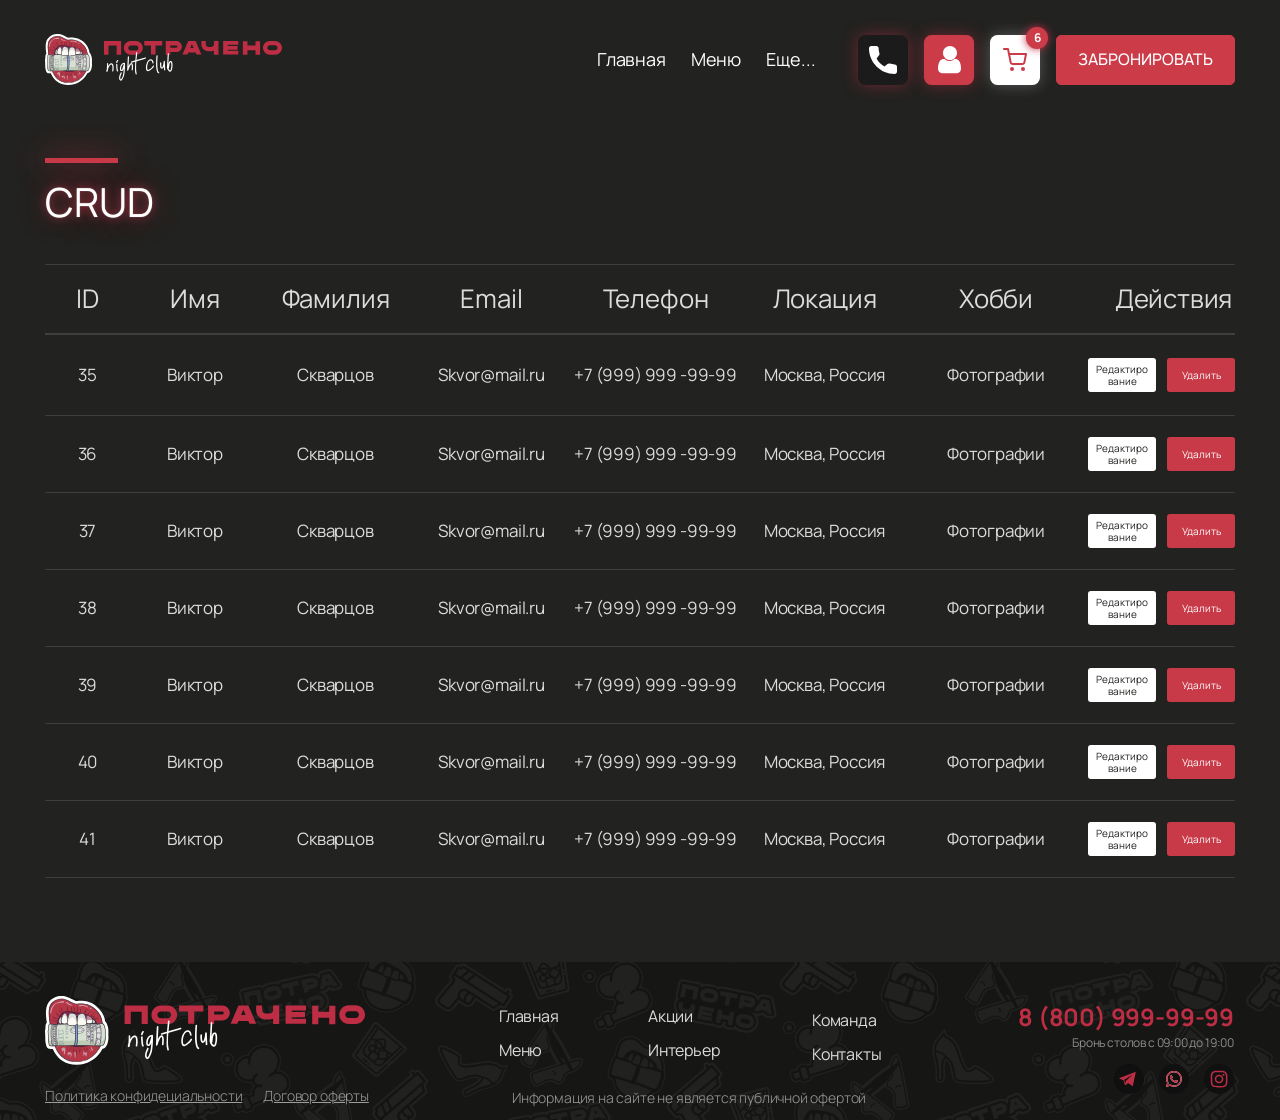
<file: crud.html>
<!DOCTYPE html>
<html lang="ru">
<head>
  <meta charset="UTF-8">
  <meta name="viewport" content="width=device-width, initial-scale=1.0">
  <title>CRUD — Потрачено night club</title>
  <!-- Шрифты. Основные Manrope (вместо коммерческого Suisse Intl) и Onest (вместо Gilroy) лежат в папке fonts/
       и подключаются в style.css (@font-face) — бесплатные, лицензия SIL OFL, интернет для них не нужен.
       Montserrat и Roboto есть в макете (добавки к заказу, сертификат) — они бесплатные. -->
  <link rel="preconnect" href="https://fonts.googleapis.com">
  <link rel="preconnect" href="https://fonts.gstatic.com" crossorigin>
  <link href="https://fonts.googleapis.com/css2?family=Montserrat:wght@400;700;800;900&family=Roboto:wght@400;500;700;900&display=swap" rel="stylesheet">
  <!-- Общий файл стилей для всех страниц -->
  <link rel="stylesheet" href="style.css">
  <!-- jQuery 3.7.1 (локальный файл js/jquery.min.js). Подключаем ПЕРЕД js/script.js и тоже с defer:
       defer-скрипты выполняются строго по порядку, поэтому $ уже есть, когда запускается script.js -->
  <script src="js/jquery.min.js" defer></script>
  <!-- Общий скрипт: все интерактивные элементы, написан на jQuery (defer — выполнится после разбора страницы) -->
  <script src="js/script.js" defer></script>
</head>
<body class="page page--crud">

  <!-- ===== Шапка сайта (одинаковая на всех страницах) ===== -->
  <header class="header">
    <div class="container header__inner">
      <!-- Логотип: ведёт на главную -->
      <a class="header__logo" href="index.html" aria-label="Потрачено — на главную">
        <img src="img/logo.svg" alt="Потрачено night club" width="237" height="51">
      </a>

      <!-- Главное меню. «Еще...» раскрывает список остальных страниц (js-dropdown) -->
      <nav class="header__nav" aria-label="Главное меню">
        <ul class="nav">
          <li><a class="nav__link" href="index.html">Главная</a></li>
          <li><a class="nav__link" href="menu.html">Меню</a></li>
          <li class="nav__more js-dropdown">
            <button class="nav__link nav__toggle nav__link--active js-dropdown-toggle" type="button" aria-expanded="false" aria-haspopup="true">Еще...</button>
            <ul class="dropdown js-dropdown-menu" hidden>
              <li><a class="dropdown__link" href="bar.html">Барная карта</a></li>
              <li><a class="dropdown__link" href="photos.html">Фотоотчеты</a></li>
              <li><a class="dropdown__link" href="rules.html">Правила заведения</a></li>
              <li><a class="dropdown__link" href="certificate.html">Подарочный сертификат</a></li>
              <li><a class="dropdown__link" href="cart.html">Корзина</a></li>
              <li><a class="dropdown__link" href="account.html">Личный кабинет</a></li>
              <li><a class="dropdown__link" href="order.html">Мой заказ</a></li>
              <li><a class="dropdown__link" href="crud.html">CRUD (пользователи)</a></li>
            </ul>
          </li>
        </ul>
      </nav>

      <!-- Кнопки справа: телефон, личный кабинет, корзина, бронирование -->
      <div class="header__actions">
        <a class="icon-btn icon-btn--dark" href="tel:+79999999999" aria-label="Позвонить">
          <img src="img/icon-phone.svg" alt="" width="28" height="28">
        </a>
        <a class="icon-btn icon-btn--red icon-btn--user" href="account.html" aria-label="Личный кабинет">
          <img class="icon-btn__head" src="img/icon-user-head.svg" alt="" width="14" height="14">
          <img class="icon-btn__body" src="img/icon-user-body.svg" alt="" width="23" height="15">
        </a>
        <!-- Корзина: белая кнопка с красной тележкой (вид из шапки страницы заказа).
             Скрыта, пока корзина пуста; число товаров — в красном кружке (js-cart-count) -->
        <a class="icon-btn icon-btn--white header__cart js-header-cart" href="cart.html" aria-label="Корзина" hidden>
          <img src="img/icon-cart-red.svg" alt="" width="24" height="23">
          <span class="header__cart-count js-cart-count">0</span>
        </a>
        <button class="btn btn--header js-open-booking" type="button">Забронировать</button>
      </div>
    </div>
  </header>

  <main>
    <!-- ===== CRUD: таблица пользователей. «Редактирование» — правка прямо в строке, «Удалить» — с подтверждением ===== -->
    <section class="crud section--crud js-crud">
      <div class="container">
        <div class="page-head page-head--crud">
          <span class="bar"></span>
          <h1 class="page-head__title">Crud</h1>
        </div>

        <table class="crud__table">
          <thead>
            <tr><th>ID</th><th>Имя</th><th>Фамилия</th><th>Email</th><th>Телефон</th><th>Локация</th><th>Хобби</th><th>Действия</th></tr>
          </thead>
          <tbody class="js-crud-body">
            <tr class="crud__row js-crud-row">
              <td>35</td><td data-field="name">Виктор</td><td data-field="surname">Скварцов</td><td data-field="email">Skvor@mail.ru</td><td data-field="phone">+7 (999) 999 -99-99</td><td data-field="city">Москва, Россия</td><td data-field="hobby">Фотографии</td>
              <td class="crud__actions"><button class="crud__btn crud__btn--edit js-crud-edit" type="button">Редактиро<wbr>вание</button><button class="crud__btn crud__btn--delete js-crud-delete" type="button">Удалить</button></td>
            </tr>
            <tr class="crud__row js-crud-row">
              <td>36</td><td data-field="name">Виктор</td><td data-field="surname">Скварцов</td><td data-field="email">Skvor@mail.ru</td><td data-field="phone">+7 (999) 999 -99-99</td><td data-field="city">Москва, Россия</td><td data-field="hobby">Фотографии</td>
              <td class="crud__actions"><button class="crud__btn crud__btn--edit js-crud-edit" type="button">Редактиро<wbr>вание</button><button class="crud__btn crud__btn--delete js-crud-delete" type="button">Удалить</button></td>
            </tr>
            <tr class="crud__row js-crud-row">
              <td>37</td><td data-field="name">Виктор</td><td data-field="surname">Скварцов</td><td data-field="email">Skvor@mail.ru</td><td data-field="phone">+7 (999) 999 -99-99</td><td data-field="city">Москва, Россия</td><td data-field="hobby">Фотографии</td>
              <td class="crud__actions"><button class="crud__btn crud__btn--edit js-crud-edit" type="button">Редактиро<wbr>вание</button><button class="crud__btn crud__btn--delete js-crud-delete" type="button">Удалить</button></td>
            </tr>
            <tr class="crud__row js-crud-row">
              <td>38</td><td data-field="name">Виктор</td><td data-field="surname">Скварцов</td><td data-field="email">Skvor@mail.ru</td><td data-field="phone">+7 (999) 999 -99-99</td><td data-field="city">Москва, Россия</td><td data-field="hobby">Фотографии</td>
              <td class="crud__actions"><button class="crud__btn crud__btn--edit js-crud-edit" type="button">Редактиро<wbr>вание</button><button class="crud__btn crud__btn--delete js-crud-delete" type="button">Удалить</button></td>
            </tr>
            <tr class="crud__row js-crud-row">
              <td>39</td><td data-field="name">Виктор</td><td data-field="surname">Скварцов</td><td data-field="email">Skvor@mail.ru</td><td data-field="phone">+7 (999) 999 -99-99</td><td data-field="city">Москва, Россия</td><td data-field="hobby">Фотографии</td>
              <td class="crud__actions"><button class="crud__btn crud__btn--edit js-crud-edit" type="button">Редактиро<wbr>вание</button><button class="crud__btn crud__btn--delete js-crud-delete" type="button">Удалить</button></td>
            </tr>
            <tr class="crud__row js-crud-row">
              <td>40</td><td data-field="name">Виктор</td><td data-field="surname">Скварцов</td><td data-field="email">Skvor@mail.ru</td><td data-field="phone">+7 (999) 999 -99-99</td><td data-field="city">Москва, Россия</td><td data-field="hobby">Фотографии</td>
              <td class="crud__actions"><button class="crud__btn crud__btn--edit js-crud-edit" type="button">Редактиро<wbr>вание</button><button class="crud__btn crud__btn--delete js-crud-delete" type="button">Удалить</button></td>
            </tr>
            <tr class="crud__row js-crud-row">
              <td>41</td><td data-field="name">Виктор</td><td data-field="surname">Скварцов</td><td data-field="email">Skvor@mail.ru</td><td data-field="phone">+7 (999) 999 -99-99</td><td data-field="city">Москва, Россия</td><td data-field="hobby">Фотографии</td>
              <td class="crud__actions"><button class="crud__btn crud__btn--edit js-crud-edit" type="button">Редактиро<wbr>вание</button><button class="crud__btn crud__btn--delete js-crud-delete" type="button">Удалить</button></td>
            </tr>
          </tbody>
        </table>
        <p class="crud__empty js-crud-empty" hidden>Все записи удалены. Обновите страницу, чтобы вернуть пример.</p>
      </div>
    </section>
  </main>

  <!-- ===== Подвал (одинаковый на всех страницах) ===== -->
  <footer class="footer">
    <div class="container footer__inner">
      <div class="footer__brand">
        <a href="index.html"><img src="img/logo-footer.svg" alt="Потрачено night club" width="320" height="69"></a>
        <p class="footer__docs">
          <a class="footer__doc js-soon" href="#" data-soon="Политика конфиденциальности скоро появится на сайте">Политика конфидециальности</a>
          <a class="footer__doc" href="rules.html">Договор оферты</a>
        </p>
      </div>

      <div class="footer__middle">
        <ul class="footer__nav">
          <li><a class="footer__link" href="index.html">Главная</a></li>
          <li><a class="footer__link" href="index.html#news">Акции</a></li>
          <li class="footer__nav-shift"><a class="footer__link" href="index.html#about">Команда</a></li>
          <li><a class="footer__link" href="menu.html">Меню</a></li>
          <li><a class="footer__link" href="rules.html">Интерьер</a></li>
          <li class="footer__nav-shift"><a class="footer__link" href="index.html#contacts">Контакты</a></li>
        </ul>
        <p class="footer__note">Информация на сайте не является публичной офертой</p>
      </div>

      <div class="footer__contacts">
        <a class="footer__phone" href="tel:88009999999">8 (800) 999-99-99</a>
        <p class="footer__hours">Бронь столов с 09:00 до 19:00</p>
        <ul class="footer__socials">
          <li><a class="footer__social js-soon" href="#" data-soon="Telegram-канал скоро заработает" aria-label="Telegram"><img src="img/footer-telegram.svg" alt="" width="30" height="30"></a></li>
          <li><a class="footer__social js-soon" href="#" data-soon="WhatsApp скоро заработает" aria-label="WhatsApp"><img src="img/footer-whatsapp.svg" alt="" width="30" height="30"></a></li>
          <li><a class="footer__social js-soon" href="#" data-soon="Instagram скоро заработает" aria-label="Instagram"><img src="img/footer-instagram.svg" alt="" width="30" height="30"></a></li>
        </ul>
      </div>
    </div>
  </footer>

  <!-- ===== Всплывающее окно «Бронирование столика»: план зала (Frame 153/154) + форма.
       Открывается всеми кнопками «Забронировать» (js-open-booking). Форма никуда не отправляется. ===== -->
  <div class="modal modal--booking js-modal" data-modal="booking" hidden>
    <div class="modal__overlay js-modal-close"></div>
    <div class="modal__window" role="dialog" aria-modal="true" aria-labelledby="booking-title">
      <button class="modal__close js-modal-close" type="button" aria-label="Закрыть"><img src="img/icon-close.svg" alt="" width="14" height="14"></button>
      <h2 class="modal__title" id="booking-title">Бронирование столика</h2>
      <div class="booking">
        <!-- План зала: на картинку наложены прозрачные кнопки-столы -->
        <div class="plan">
          <img class="plan__img" src="img/floor-plan.jpg" alt="План зала: 2 этаж (столы 15–25), столы 1–14, VIP 13, бар и мягкая зона 10–12" width="1709" height="2113">
            <button class="plan__table js-plan-table" type="button" style="left:28.85%;top:12.68%;width:6.85%;height:5.54%" data-table="1" aria-label="Стол 1"></button>
            <button class="plan__table js-plan-table" type="button" style="left:28.85%;top:22.57%;width:6.85%;height:5.54%" data-table="2" aria-label="Стол 2"></button>
            <button class="plan__table plan__table--busy js-plan-table" type="button" style="left:28.85%;top:32.47%;width:6.85%;height:5.54%" data-table="3" aria-label="Стол 3 — занят" disabled></button>
            <button class="plan__table js-plan-table" type="button" style="left:28.85%;top:42.31%;width:6.85%;height:5.54%" data-table="4" aria-label="Стол 4"></button>
            <button class="plan__table js-plan-table" type="button" style="left:28.85%;top:52.15%;width:6.85%;height:5.54%" data-table="5" aria-label="Стол 5"></button>
            <button class="plan__table js-plan-table" type="button" style="left:28.85%;top:62.00%;width:6.85%;height:5.54%" data-table="6" aria-label="Стол 6"></button>
            <button class="plan__table plan__table--busy js-plan-table" type="button" style="left:28.85%;top:71.89%;width:6.85%;height:5.54%" data-table="7" aria-label="Стол 7 — занят" disabled></button>
            <button class="plan__table js-plan-table" type="button" style="left:28.85%;top:81.78%;width:6.85%;height:5.54%" data-table="8" aria-label="Стол 8"></button>
            <button class="plan__table js-plan-table" type="button" style="left:28.85%;top:91.67%;width:6.85%;height:5.54%" data-table="9" aria-label="Стол 9"></button>
            <button class="plan__table js-plan-table" type="button" style="left:52.84%;top:86.94%;width:8.02%;height:8.19%" data-table="10" aria-label="Стол 10"></button>
            <button class="plan__table js-plan-table" type="button" style="left:70.57%;top:86.99%;width:8.02%;height:8.19%" data-table="11" aria-label="Стол 11"></button>
            <button class="plan__table js-plan-table" type="button" style="left:88.18%;top:87.03%;width:8.02%;height:8.19%" data-table="12" aria-label="Стол 12"></button>
            <button class="plan__table plan__table--busy js-plan-table" type="button" style="left:70.45%;top:6.29%;width:23.41%;height:8.05%" data-table="13" aria-label="Стол 13 — занят" disabled></button>
            <button class="plan__table js-plan-table" type="button" style="left:54.59%;top:19.40%;width:6.85%;height:5.54%" data-table="14" aria-label="Стол 14"></button>
            <button class="plan__table plan__table--round js-plan-table" type="button" style="left:7.61%;top:9.56%;width:5.73%;height:4.64%" data-table="15" aria-label="Стол 15"></button>
            <button class="plan__table plan__table--round js-plan-table" type="button" style="left:7.61%;top:18.03%;width:5.73%;height:4.64%" data-table="16" aria-label="Стол 16"></button>
            <button class="plan__table plan__table--round js-plan-table" type="button" style="left:7.61%;top:26.50%;width:5.73%;height:4.64%" data-table="17" aria-label="Стол 17"></button>
            <button class="plan__table plan__table--round plan__table--busy js-plan-table" type="button" style="left:7.61%;top:34.97%;width:5.73%;height:4.64%" data-table="18" aria-label="Стол 18 — занят" disabled></button>
            <button class="plan__table plan__table--round js-plan-table" type="button" style="left:7.61%;top:43.45%;width:5.73%;height:4.64%" data-table="19" aria-label="Стол 19"></button>
            <button class="plan__table plan__table--round js-plan-table" type="button" style="left:7.61%;top:51.92%;width:5.73%;height:4.64%" data-table="20" aria-label="Стол 20"></button>
            <button class="plan__table plan__table--round js-plan-table" type="button" style="left:7.61%;top:60.39%;width:5.73%;height:4.64%" data-table="21" aria-label="Стол 21"></button>
            <button class="plan__table plan__table--round plan__table--busy js-plan-table" type="button" style="left:7.61%;top:68.86%;width:5.73%;height:4.64%" data-table="22" aria-label="Стол 22 — занят" disabled></button>
            <button class="plan__table plan__table--round js-plan-table" type="button" style="left:7.61%;top:77.33%;width:5.73%;height:4.64%" data-table="23" aria-label="Стол 23"></button>
            <button class="plan__table plan__table--round js-plan-table" type="button" style="left:7.61%;top:85.80%;width:5.73%;height:4.64%" data-table="24" aria-label="Стол 24"></button>
            <button class="plan__table plan__table--round js-plan-table" type="button" style="left:7.61%;top:94.27%;width:5.73%;height:4.64%" data-table="25" aria-label="Стол 25"></button>
        </div>
        <form class="booking__form form js-form" data-success="Спасибо! Мы перезвоним, чтобы подтвердить бронь." novalidate>
          <p class="booking__hint">Выберите стол на плане — красные свободны, серые заняты.</p>
          <p class="booking__table">Стол: <b class="js-plan-value">не выбран</b></p>
          <input class="js-plan-input" type="hidden" name="table" value="">
          <label class="line-field">
            <input class="line-field__input" type="text" name="name" aria-label="Имя" placeholder="Ваше Имя" required minlength="2" autocomplete="name">
          </label>
          <label class="line-field">
            <input class="line-field__input js-phone" type="tel" name="phone" aria-label="Телефон" placeholder="+7 (999) 999-99-99" required autocomplete="tel">
          </label>
          <label class="line-field">
            <input class="line-field__input" type="number" name="guests" aria-label="Количество гостей" placeholder="Кол-во гостей" required min="1" max="20">
          </label>
          <label class="line-field">
            <input class="line-field__input" type="date" name="date" required aria-label="Дата">
          </label>
          <p class="form__error js-form-error" hidden></p>
          <button class="btn btn--wide booking__submit" type="submit">Забронировать</button>
          <p class="form__note">Нажимая на кнопку, вы даете согласие на обработку персональных данных</p>
        </form>
      </div>
    </div>
  </div>

  <!-- Короткие всплывающие сообщения внизу экрана («Добавлено в корзину» и т. п.) -->
  <div class="toast js-toast" role="status" aria-live="polite" hidden></div>

</body>
</html>
</file>
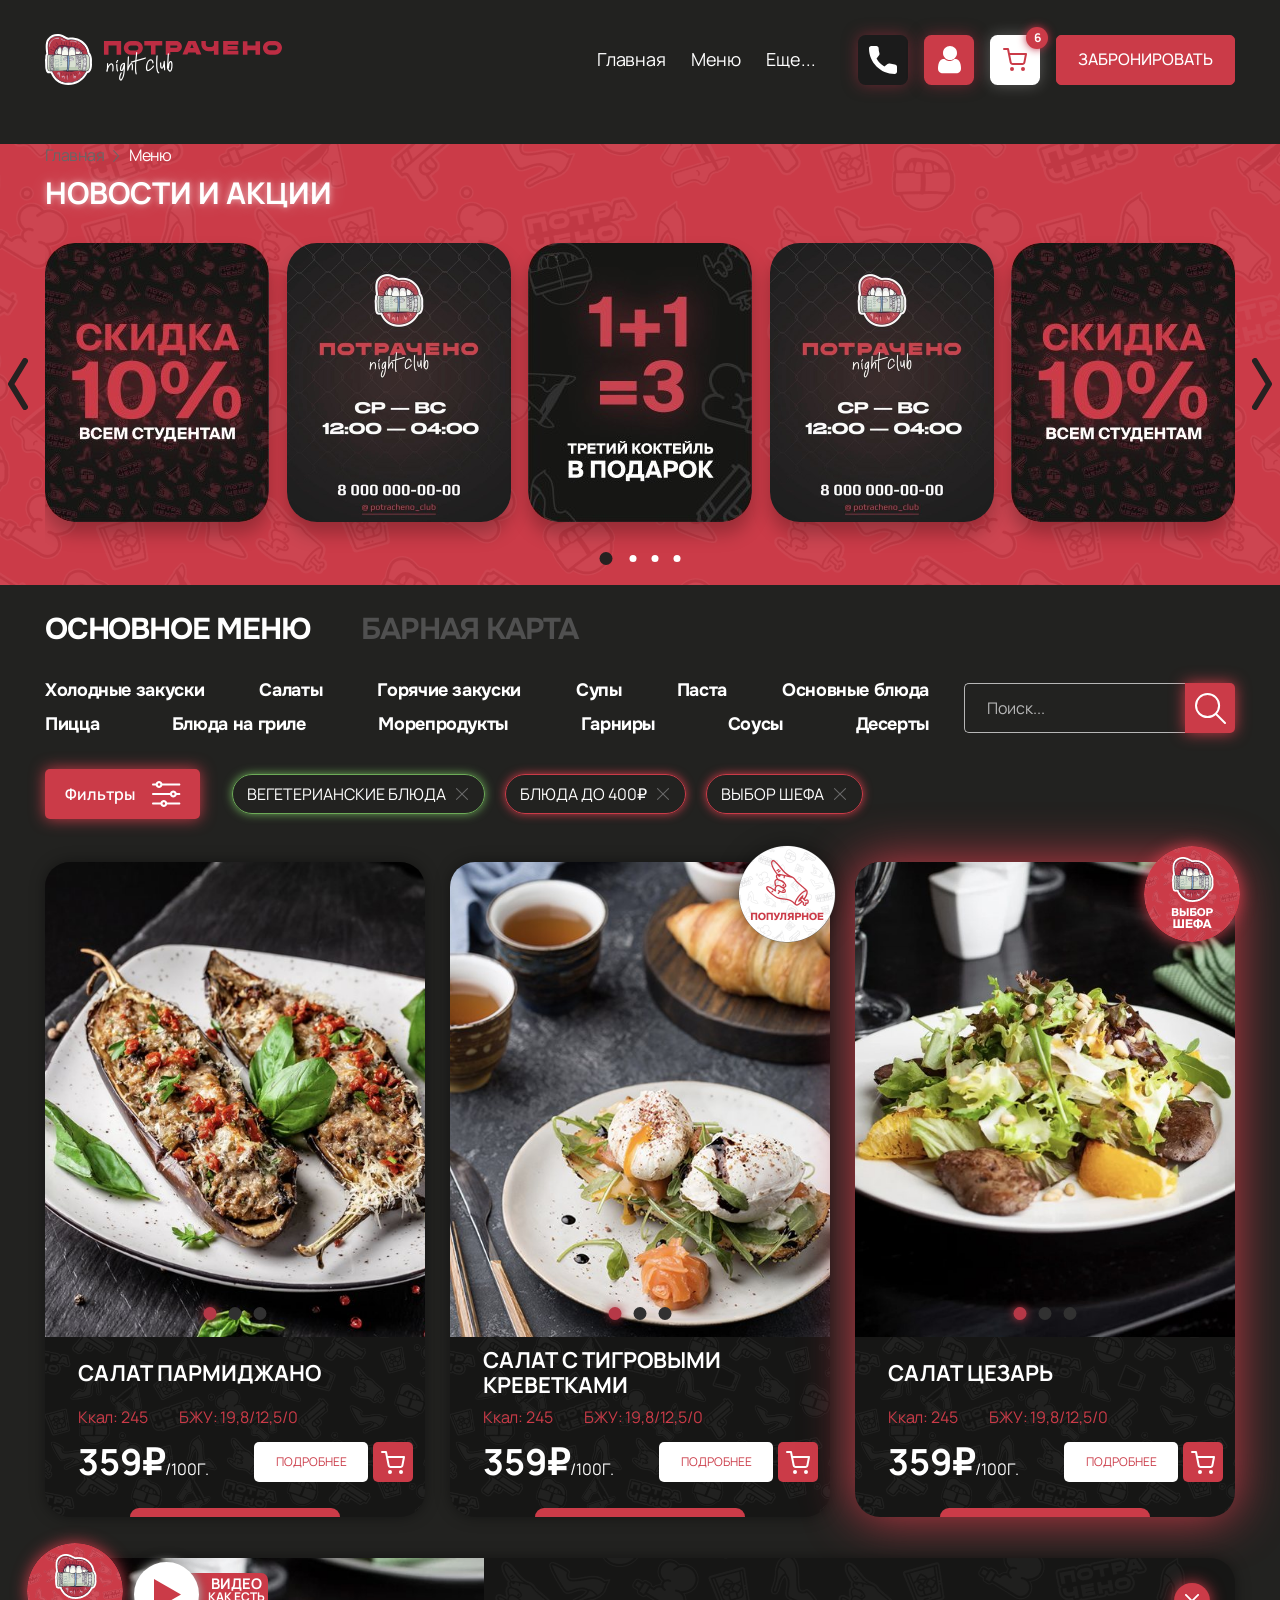
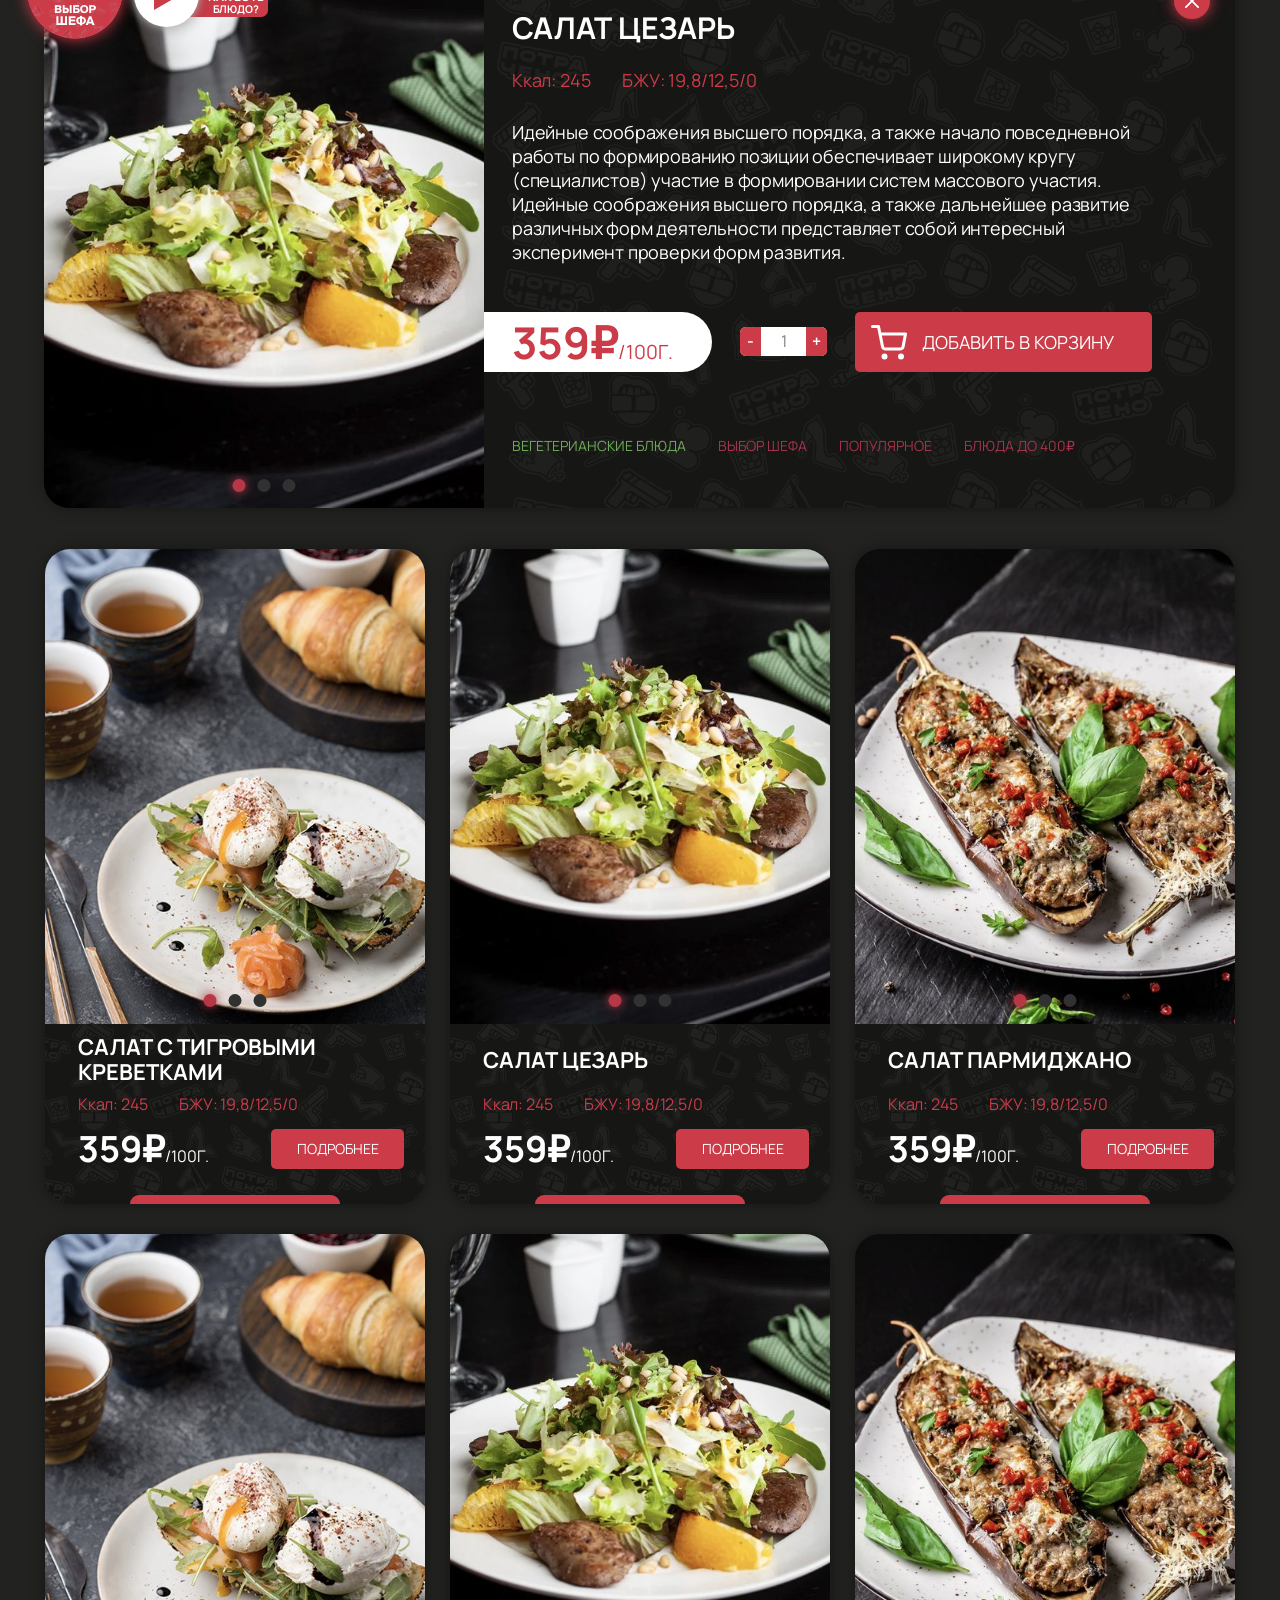
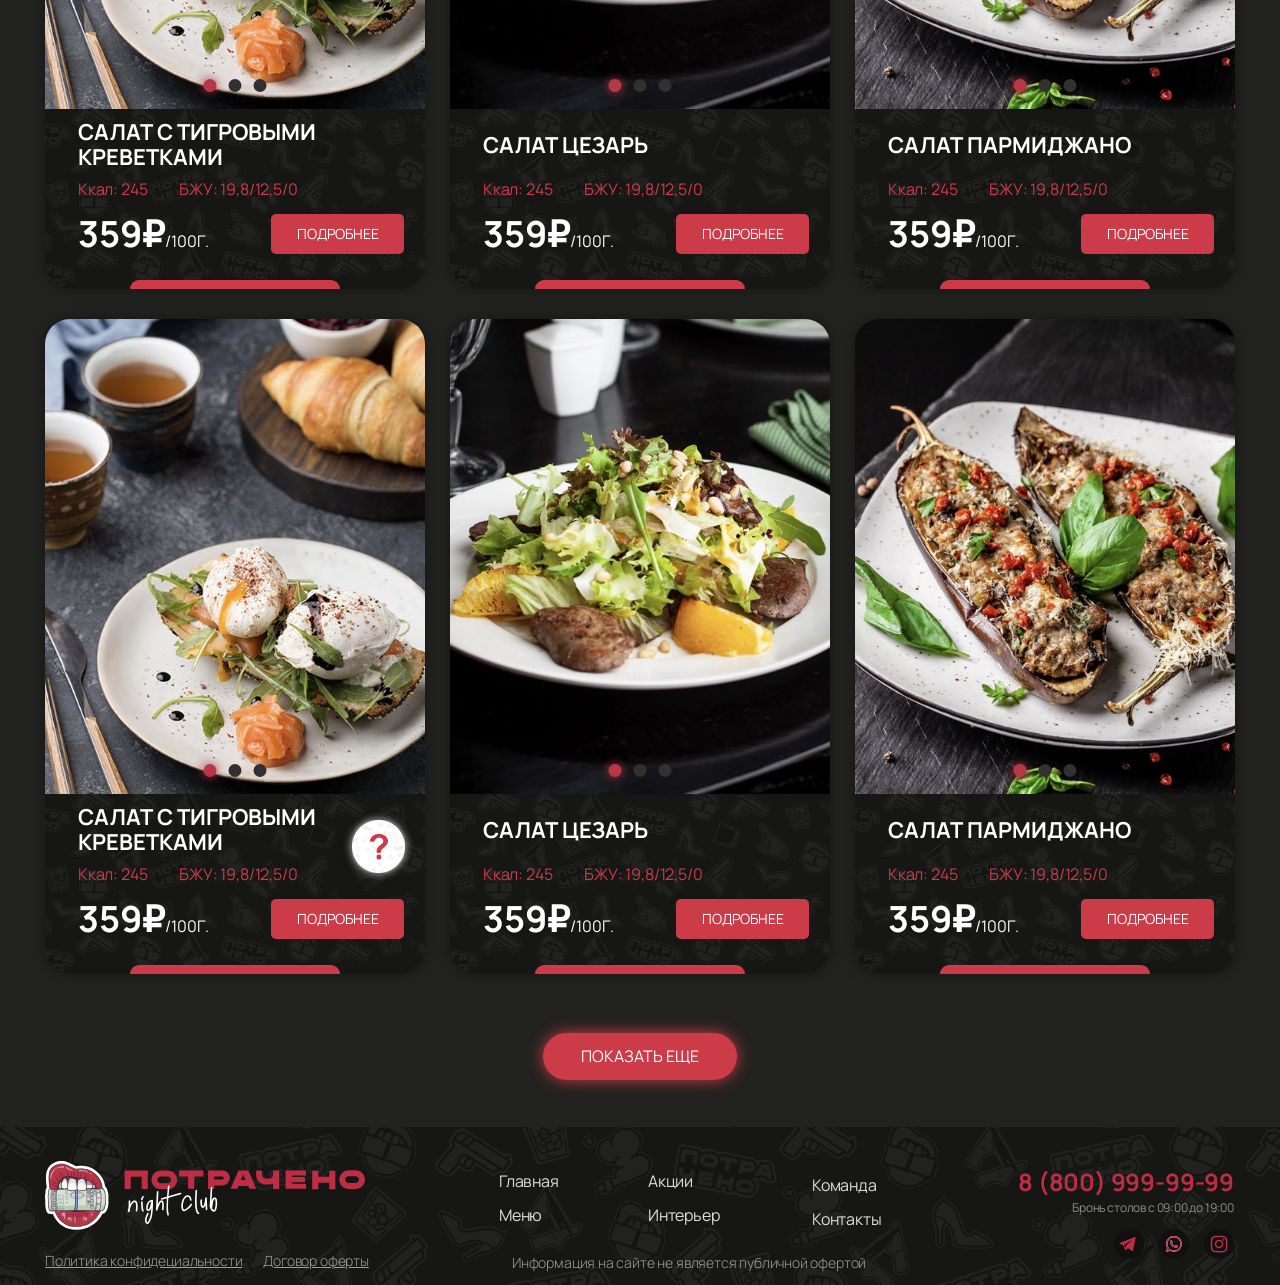
<file: menu.html>
<!DOCTYPE html>
<html lang="ru">
<head>
  <meta charset="UTF-8">
  <meta name="viewport" content="width=device-width, initial-scale=1.0">
  <title>Меню — Потрачено night club</title>
  <!-- Шрифты. Основные Manrope (вместо коммерческого Suisse Intl) и Onest (вместо Gilroy) лежат в папке fonts/
       и подключаются в style.css (@font-face) — бесплатные, лицензия SIL OFL, интернет для них не нужен.
       Montserrat и Roboto есть в макете (добавки к заказу, сертификат) — они бесплатные. -->
  <link rel="preconnect" href="https://fonts.googleapis.com">
  <link rel="preconnect" href="https://fonts.gstatic.com" crossorigin>
  <link href="https://fonts.googleapis.com/css2?family=Montserrat:wght@400;700;800;900&family=Roboto:wght@400;500;700;900&display=swap" rel="stylesheet">
  <!-- Общий файл стилей для всех страниц -->
  <link rel="stylesheet" href="style.css">
  <!-- jQuery 3.7.1 (локальный файл js/jquery.min.js). Подключаем ПЕРЕД js/script.js и тоже с defer:
       defer-скрипты выполняются строго по порядку, поэтому $ уже есть, когда запускается script.js -->
  <script src="js/jquery.min.js" defer></script>
  <!-- Общий скрипт: все интерактивные элементы, написан на jQuery (defer — выполнится после разбора страницы) -->
  <script src="js/script.js" defer></script>
</head>
<body class="page page--menu">

  <!-- ===== Шапка сайта (одинаковая на всех страницах) ===== -->
  <header class="header">
    <div class="container header__inner">
      <!-- Логотип: ведёт на главную -->
      <a class="header__logo" href="index.html" aria-label="Потрачено — на главную">
        <img src="img/logo.svg" alt="Потрачено night club" width="237" height="51">
      </a>

      <!-- Главное меню. «Еще...» раскрывает список остальных страниц (js-dropdown) -->
      <nav class="header__nav" aria-label="Главное меню">
        <ul class="nav">
          <li><a class="nav__link" href="index.html">Главная</a></li>
          <li><a class="nav__link nav__link--active" href="menu.html">Меню</a></li>
          <li class="nav__more js-dropdown">
            <button class="nav__link nav__toggle js-dropdown-toggle" type="button" aria-expanded="false" aria-haspopup="true">Еще...</button>
            <ul class="dropdown js-dropdown-menu" hidden>
              <li><a class="dropdown__link" href="bar.html">Барная карта</a></li>
              <li><a class="dropdown__link" href="photos.html">Фотоотчеты</a></li>
              <li><a class="dropdown__link" href="rules.html">Правила заведения</a></li>
              <li><a class="dropdown__link" href="certificate.html">Подарочный сертификат</a></li>
              <li><a class="dropdown__link" href="cart.html">Корзина</a></li>
              <li><a class="dropdown__link" href="account.html">Личный кабинет</a></li>
              <li><a class="dropdown__link" href="order.html">Мой заказ</a></li>
              <li><a class="dropdown__link" href="crud.html">CRUD (пользователи)</a></li>
            </ul>
          </li>
        </ul>
      </nav>

      <!-- Кнопки справа: телефон, личный кабинет, корзина, бронирование -->
      <div class="header__actions">
        <a class="icon-btn icon-btn--dark" href="tel:+79999999999" aria-label="Позвонить">
          <img src="img/icon-phone.svg" alt="" width="28" height="28">
        </a>
        <a class="icon-btn icon-btn--red icon-btn--user" href="account.html" aria-label="Личный кабинет">
          <img class="icon-btn__head" src="img/icon-user-head.svg" alt="" width="14" height="14">
          <img class="icon-btn__body" src="img/icon-user-body.svg" alt="" width="23" height="15">
        </a>
        <!-- Корзина: белая кнопка с красной тележкой (вид из шапки страницы заказа).
             Скрыта, пока корзина пуста; число товаров — в красном кружке (js-cart-count) -->
        <a class="icon-btn icon-btn--white header__cart js-header-cart" href="cart.html" aria-label="Корзина" hidden>
          <img src="img/icon-cart-red.svg" alt="" width="24" height="23">
          <span class="header__cart-count js-cart-count">0</span>
        </a>
        <button class="btn btn--header js-open-booking" type="button">Забронировать</button>
      </div>
    </div>
  </header>

  <main>
    <!-- Главный заголовок страницы: виден только экранным дикторам (на макете его нет) -->
    <h1 class="visually-hidden">Меню</h1>
    <!-- ===== Красный блок «Новости и акции»: карусель афиш (стрелки, точки; клик по афише — подробности) ===== -->
    <section class="promo promo--menu section--news js-carousel" id="news">
      <div class="container promo__inner">
        <!-- Хлебные крошки: где мы находимся -->
        <nav class="breadcrumbs" aria-label="Вы здесь">
          <a class="breadcrumbs__link" href="index.html">Главная</a>
          <img class="breadcrumbs__sep" src="img/icon-breadcrumb.svg" alt="" width="7" height="12">
          <span class="breadcrumbs__current">Меню</span>
        </nav>
        <h2 class="promo__title">Новости и акции</h2>
        <!-- Стрелки по бокам ленты карточек -->
        <button class="promo__arrow promo__arrow--prev js-carousel-prev" type="button" aria-label="Назад"><img src="img/arrow-prev.svg" alt="" width="20" height="52"></button>
        <button class="promo__arrow promo__arrow--next js-carousel-next" type="button" aria-label="Вперёд"><img src="img/arrow-next.svg" alt="" width="20" height="52"></button>
        <!-- «Окно» карусели: видно 5 афиш, остальные уезжают вбок -->
        <div class="promo__viewport">
          <ul class="promo__list js-carousel-track">
          <li class="promo__card js-carousel-item"><button class="promo__link js-open-promo" type="button" data-title="Скидка 10% всем студентам" data-text="Покажите студенческий билет на входе или официанту — и получите скидку 10% на весь счёт. Акция действует со среды по воскресенье." data-img="img/promo-students.jpg"><img src="img/promo-students.jpg" alt="Скидка 10% всем студентам" width="224" height="279"></button></li>
          <li class="promo__card js-carousel-item"><button class="promo__link js-open-promo" type="button" data-title="Потрачено: ср — вс 12:00 — 04:00" data-text="Мы работаем со среды по воскресенье с 12:00 до 04:00. Бронируйте столик заранее по телефону 8 000 000-00-00 или онлайн." data-img="img/promo-club.jpg"><img src="img/promo-club.jpg" alt="Потрачено: ср — вс 12:00 — 04:00" width="224" height="279"></button></li>
          <li class="promo__card js-carousel-item"><button class="promo__link js-open-promo" type="button" data-title="1+1=3: третий коктейль в подарок" data-text="Закажите два коктейля из барной карты — третий бармен приготовит в подарок. Каждый день до 22:00." data-img="img/promo-cocktail.jpg"><img src="img/promo-cocktail.jpg" alt="1+1=3: третий коктейль в подарок" width="224" height="279"></button></li>
          <li class="promo__card js-carousel-item"><button class="promo__link js-open-promo" type="button" data-title="Потрачено: ср — вс 12:00 — 04:00" data-text="Мы работаем со среды по воскресенье с 12:00 до 04:00. Бронируйте столик заранее по телефону 8 000 000-00-00 или онлайн." data-img="img/promo-club-2.jpg"><img src="img/promo-club-2.jpg" alt="Потрачено: ср — вс 12:00 — 04:00" width="224" height="279"></button></li>
          <li class="promo__card js-carousel-item"><button class="promo__link js-open-promo" type="button" data-title="Скидка 10% всем студентам" data-text="Покажите студенческий билет на входе или официанту — и получите скидку 10% на весь счёт. Акция действует со среды по воскресенье." data-img="img/promo-students-2.jpg"><img src="img/promo-students-2.jpg" alt="Скидка 10% всем студентам" width="224" height="279"></button></li>
          <li class="promo__card js-carousel-item" aria-hidden="true"><button class="promo__link js-open-promo" type="button" data-title="1+1=3: третий коктейль в подарок" data-text="Закажите два коктейля из барной карты — третий бармен приготовит в подарок. Каждый день до 22:00." data-img="img/promo-cocktail.jpg" tabindex="-1"><img src="img/promo-cocktail.jpg" alt="1+1=3: третий коктейль в подарок" width="224" height="279"></button></li>
          <li class="promo__card js-carousel-item" aria-hidden="true"><button class="promo__link js-open-promo" type="button" data-title="Потрачено: ср — вс 12:00 — 04:00" data-text="Мы работаем со среды по воскресенье с 12:00 до 04:00. Бронируйте столик заранее по телефону 8 000 000-00-00 или онлайн." data-img="img/promo-club.jpg" tabindex="-1"><img src="img/promo-club.jpg" alt="Потрачено: ср — вс 12:00 — 04:00" width="224" height="279"></button></li>
          <li class="promo__card js-carousel-item" aria-hidden="true"><button class="promo__link js-open-promo" type="button" data-title="Скидка 10% всем студентам" data-text="Покажите студенческий билет на входе или официанту — и получите скидку 10% на весь счёт. Акция действует со среды по воскресенье." data-img="img/promo-students.jpg" tabindex="-1"><img src="img/promo-students.jpg" alt="Скидка 10% всем студентам" width="224" height="279"></button></li>
          </ul>
        </div>
        <!-- Точки-переключатели: активная — большая тёмная -->
        <ul class="dots">
          <li><button class="dots__item dots__item--active js-carousel-dot" type="button" aria-label="Слайд 1"></button></li>
          <li><button class="dots__item js-carousel-dot" type="button" aria-label="Слайд 2"></button></li>
          <li><button class="dots__item js-carousel-dot" type="button" aria-label="Слайд 3"></button></li>
          <li><button class="dots__item js-carousel-dot" type="button" aria-label="Слайд 4"></button></li>
        </ul>
      </div>
    </section>

    <!-- ===== Блок меню: вкладки, категории, поиск, фильтры и карточки блюд ===== -->
    <section class="menu section--menu js-catalog">
      <div class="container">
        <!-- Вкладки «Основное меню» / «Барная карта» — это две страницы; активная вкладка белая -->
        <nav class="menu__tabs" aria-label="Разделы меню">
          <a class="menu__tab menu__tab--active" href="menu.html" aria-current="page">Основное меню</a>
          <a class="menu__tab" href="bar.html">Барная карта</a>
        </nav>

        <!-- Категории (два ряда) и поле поиска справа. Поиск фильтрует карточки по названию «на лету» -->
        <div class="menu__controls">
          <ul class="categories">
            <li><button class="categories__link js-category" type="button" data-category="Холодные закуски" aria-pressed="false">Холодные закуски</button></li>
            <li><button class="categories__link js-category" type="button" data-category="Салаты" aria-pressed="false">Салаты</button></li>
            <li><button class="categories__link js-category" type="button" data-category="Горячие закуски" aria-pressed="false">Горячие закуски</button></li>
            <li><button class="categories__link js-category" type="button" data-category="Супы" aria-pressed="false">Супы</button></li>
            <li><button class="categories__link js-category" type="button" data-category="Паста" aria-pressed="false">Паста</button></li>
            <li><button class="categories__link js-category" type="button" data-category="Основные блюда" aria-pressed="false">Основные блюда</button></li>
          </ul>
          <ul class="categories">
            <li><button class="categories__link js-category" type="button" data-category="Пицца" aria-pressed="false">Пицца</button></li>
            <li><button class="categories__link js-category" type="button" data-category="Блюда на гриле" aria-pressed="false">Блюда на гриле</button></li>
            <li><button class="categories__link js-category" type="button" data-category="Морепродукты" aria-pressed="false">Морепродукты</button></li>
            <li><button class="categories__link js-category" type="button" data-category="Гарниры" aria-pressed="false">Гарниры</button></li>
            <li><button class="categories__link js-category" type="button" data-category="Соусы" aria-pressed="false">Соусы</button></li>
            <li><button class="categories__link js-category" type="button" data-category="Десерты" aria-pressed="false">Десерты</button></li>
          </ul>
          <!-- Поиск: это не форма, поэтому ничего никуда не отправляется -->
          <div class="search" role="search">
            <input class="search__input js-search" type="search" name="q" placeholder="Поиск..." aria-label="Поиск по меню" autocomplete="off">
            <button class="search__btn js-search-btn" type="button" aria-label="Найти"><img src="img/icon-search.svg" alt="" width="31" height="31"></button>
          </div>
        </div>

        <!-- Кнопка «Фильтры» открывает панель с галочками; выбранные фильтры — «таблетки» с крестиками.
             Карточка видна, если подходит хотя бы под один выбранный фильтр (без фильтров — видны все) -->
        <div class="filters js-filters">
          <button class="filters__btn js-filters-toggle" type="button" aria-expanded="false">Фильтры <img src="img/icon-filter.svg" alt="" width="29" height="26"></button>
          <ul class="filters__tags js-tags">
            <li class="tag tag--green js-tag" data-tag="veg">Вегетерианские блюда <button class="tag__remove js-tag-remove" type="button" aria-label="Убрать фильтр «Вегетерианские блюда»"><img src="img/icon-tag-close.svg" alt="" width="12" height="12"></button></li>
            <li class="tag js-tag" data-tag="under400">Блюда до 400₽ <button class="tag__remove js-tag-remove" type="button" aria-label="Убрать фильтр «Блюда до 400₽»"><img src="img/icon-tag-close.svg" alt="" width="12" height="12"></button></li>
            <li class="tag js-tag" data-tag="chef">Выбор шефа <button class="tag__remove js-tag-remove" type="button" aria-label="Убрать фильтр «Выбор шефа»"><img src="img/icon-tag-close.svg" alt="" width="12" height="12"></button></li>
          </ul>
          <div class="filters-panel js-filters-panel" hidden>
            <label class="filters-panel__option"><input class="filters-panel__check js-filter-option" type="checkbox" value="veg" data-label="Вегетерианские блюда" data-green="1" checked> <span>Вегетерианские блюда</span></label>
            <label class="filters-panel__option"><input class="filters-panel__check js-filter-option" type="checkbox" value="under400" data-label="Блюда до 400₽" data-green="0" checked> <span>Блюда до 400₽</span></label>
            <label class="filters-panel__option"><input class="filters-panel__check js-filter-option" type="checkbox" value="chef" data-label="Выбор шефа" data-green="0" checked> <span>Выбор шефа</span></label>
            <label class="filters-panel__option"><input class="filters-panel__check js-filter-option" type="checkbox" value="popular" data-label="Популярное" data-green="0"> <span>Популярное</span></label>
            <button class="filters-panel__reset js-filters-reset" type="button">Сбросить все</button>
          </div>
        </div>

        <!-- Все карточки в одной сетке (3 колонки). Первый ряд — с белой «Подробнее» и кнопкой корзины,
             у «Салат цезарь» красное свечение: это его раскрытая карточка ниже -->
        <ul class="cards js-cards">
      <li class="card js-card" data-id="parmigiano" data-name="Салат пармиджано" data-price="359" data-unit="/100г." data-info="Ккал: 245|БЖУ: 19,8/12,5/0" data-thumb="img/thumb-parmigiano.jpg" data-photo="img/dish-parmigiano.jpg" data-category="Салаты|Холодные закуски" data-tags="veg|under400">
        <div class="card__photo js-photo-slider">
          <img class="card__img card__img--parmigiano js-photo-slider-img" src="img/dish-parmigiano.jpg" alt="Запечённые баклажаны с сыром пармезан" width="380" height="475">
          <!-- точки фото-слайдера карточки: переключают ракурс фото -->
          <ul class="mini-dots"><li><button class="mini-dots__item mini-dots__item--active js-photo-dot" type="button" aria-label="Фото 1"></button></li><li><button class="mini-dots__item js-photo-dot" type="button" aria-label="Фото 2"></button></li><li><button class="mini-dots__item js-photo-dot" type="button" aria-label="Фото 3"></button></li></ul>
        </div>
        <div class="card__body">
          <h3 class="card__title"><span>Салат пармиджано</span></h3>
          <p class="card__info"><span>Ккал: 245</span><span>БЖУ: 19,8/12,5/0</span></p>
          <div class="card__bottom">
            <p class="price">359₽<small>/100г.</small></p>
            <div class="card__buttons">
            <button class="btn-small btn-small--white js-card-more" type="button">Подробнее</button>
            <button class="cart-btn js-add-to-cart" type="button" aria-label="В корзину"><img src="img/icon-cart.svg" alt="" width="24" height="23"></button>
            </div>
          </div>
        </div>
      </li>
      <li class="card js-card" data-id="shrimp" data-name="Салат с тигровыми креветками" data-price="359" data-unit="/100г." data-info="Ккал: 245|БЖУ: 19,8/12,5/0" data-thumb="img/thumb-shrimp.jpg" data-photo="img/dish-shrimp.jpg" data-category="Салаты|Морепродукты" data-tags="popular|under400">
        <img class="card__badge card__badge--2x" src="img/badge-popular.png" alt="Популярное" width="126" height="126">
        <div class="card__photo js-photo-slider">
          <img class="card__img card__img--shrimp js-photo-slider-img" src="img/dish-shrimp.jpg" alt="Салат с тигровыми креветками и яйцом пашот" width="380" height="475">
          <!-- точки фото-слайдера карточки: переключают ракурс фото -->
          <ul class="mini-dots"><li><button class="mini-dots__item mini-dots__item--active js-photo-dot" type="button" aria-label="Фото 1"></button></li><li><button class="mini-dots__item js-photo-dot" type="button" aria-label="Фото 2"></button></li><li><button class="mini-dots__item js-photo-dot" type="button" aria-label="Фото 3"></button></li></ul>
        </div>
        <div class="card__body">
          <h3 class="card__title card__title--two"><span>Салат с тигровыми креветками</span></h3>
          <p class="card__info"><span>Ккал: 245</span><span>БЖУ: 19,8/12,5/0</span></p>
          <div class="card__bottom">
            <p class="price">359₽<small>/100г.</small></p>
            <div class="card__buttons">
            <button class="btn-small btn-small--white js-card-more" type="button">Подробнее</button>
            <button class="cart-btn js-add-to-cart" type="button" aria-label="В корзину"><img src="img/icon-cart.svg" alt="" width="24" height="23"></button>
            </div>
          </div>
        </div>
      </li>
      <li class="card card--active js-card" data-id="caesar" data-name="Салат цезарь" data-price="359" data-unit="/100г." data-info="Ккал: 245|БЖУ: 19,8/12,5/0" data-thumb="img/thumb-caesar.jpg" data-photo="img/dish-caesar.jpg" data-category="Салаты" data-tags="veg|chef|popular|under400">
        <img class="card__badge card__badge--red" src="img/badge-chef.png" alt="Выбор шефа" width="96" height="96">
        <div class="card__photo js-photo-slider">
          <img class="card__img card__img--caesar js-photo-slider-img" src="img/dish-caesar.jpg" alt="Салат цезарь" width="380" height="475">
          <!-- точки фото-слайдера карточки: переключают ракурс фото -->
          <ul class="mini-dots"><li><button class="mini-dots__item mini-dots__item--active js-photo-dot" type="button" aria-label="Фото 1"></button></li><li><button class="mini-dots__item js-photo-dot" type="button" aria-label="Фото 2"></button></li><li><button class="mini-dots__item js-photo-dot" type="button" aria-label="Фото 3"></button></li></ul>
        </div>
        <div class="card__body">
          <h3 class="card__title"><span>Салат цезарь</span></h3>
          <p class="card__info"><span>Ккал: 245</span><span>БЖУ: 19,8/12,5/0</span></p>
          <div class="card__bottom">
            <p class="price">359₽<small>/100г.</small></p>
            <div class="card__buttons">
            <button class="btn-small btn-small--white js-card-more" type="button">Подробнее</button>
            <button class="cart-btn js-add-to-cart" type="button" aria-label="В корзину"><img src="img/icon-cart.svg" alt="" width="24" height="23"></button>
            </div>
          </div>
        </div>
      </li>
      <!-- Раскрытая карточка («Подробнее»): занимает всю строку сетки и встаёт сразу после ряда
           с выбранной карточкой. Данные подставляет script.js; по умолчанию — «Салат цезарь», как в макете -->
      <li class="dish js-dish" data-id="caesar" data-name="Салат цезарь" data-price="359" data-unit="/100г." data-info="Ккал: 245|БЖУ: 19,8/12,5/0" data-thumb="img/thumb-caesar.jpg">
        <div class="dish__photo js-photo-slider">
          <img class="dish__img js-dish-img js-photo-slider-img" src="img/dish-caesar.jpg" alt="Салат цезарь" width="440" height="550">
          <ul class="mini-dots"><li><button class="mini-dots__item mini-dots__item--active js-photo-dot" type="button" aria-label="Фото 1"></button></li><li><button class="mini-dots__item js-photo-dot" type="button" aria-label="Фото 2"></button></li><li><button class="mini-dots__item js-photo-dot" type="button" aria-label="Фото 3"></button></li></ul>
        </div>
        <img class="dish__chef js-dish-chef" src="img/badge-chef-big.png" alt="Выбор шефа" width="96" height="96">
        <!-- Значок «Видео: как есть блюдо?» — белый круг с треугольником и красная плашка -->
        <button class="video-badge js-soon" type="button" data-soon="Видео о блюде скоро появится">
          <span class="video-badge__circle"></span>
          <span class="video-badge__label"><span class="video-badge__big">Видео</span><br>как есть<br><span class="video-badge__mid">блюдо?</span></span>
        </button>
        <button class="dish__close js-dish-close" type="button" aria-label="Свернуть карточку"><img src="img/icon-close.svg" alt="" width="16" height="16"></button>

        <div class="dish__content">
          <h3 class="dish__title js-dish-title">Салат цезарь</h3>
          <p class="dish__info js-dish-info"><span>Ккал: 245</span><span>БЖУ: 19,8/12,5/0</span></p>
          <p class="dish__text">Идейные соображения высшего порядка, а также начало повседневной работы по формированию позиции обеспечивает широкому кругу (специалистов) участие в формировании систем массового участия. Идейные соображения высшего порядка, а также дальнейшее развитие различных форм деятельности представляет собой интересный эксперимент проверки форм развития.</p>
        </div>

        <!-- Нижняя строка: цена (меняется вместе с количеством), счётчик и кнопка корзины -->
        <p class="dish__price"><span class="js-dish-price">359₽</span><small class="js-dish-unit">/100г.</small></p>
        <div class="counter js-counter" data-min="1">
          <button class="counter__btn counter__btn--minus js-counter-minus" type="button" aria-label="Меньше">-</button>
          <span class="counter__value js-counter-value" aria-live="polite">1</span>
          <button class="counter__btn counter__btn--plus js-counter-plus" type="button" aria-label="Больше">+</button>
        </div>
        <button class="btn-cart js-dish-add" type="button"><img src="img/icon-cart-big.svg" alt="" width="36" height="35"> Добавить в корзину</button>

        <ul class="dish__tags js-dish-tags">
          <li class="dish__tag dish__tag--green">Вегетерианские блюда</li>
          <li class="dish__tag">Выбор шефа</li>
          <li class="dish__tag">Популярное</li>
          <li class="dish__tag">Блюда до 400₽</li>
        </ul>
      </li>
      <li class="card js-card" data-id="shrimp" data-name="Салат с тигровыми креветками" data-price="359" data-unit="/100г." data-info="Ккал: 245|БЖУ: 19,8/12,5/0" data-thumb="img/thumb-shrimp.jpg" data-photo="img/dish-shrimp.jpg" data-category="Салаты|Морепродукты" data-tags="popular|under400">
        <div class="card__photo js-photo-slider">
          <img class="card__img card__img--shrimp js-photo-slider-img" src="img/dish-shrimp.jpg" alt="Салат с тигровыми креветками и яйцом пашот" width="380" height="475">
          <!-- точки фото-слайдера карточки: переключают ракурс фото -->
          <ul class="mini-dots"><li><button class="mini-dots__item mini-dots__item--active js-photo-dot" type="button" aria-label="Фото 1"></button></li><li><button class="mini-dots__item js-photo-dot" type="button" aria-label="Фото 2"></button></li><li><button class="mini-dots__item js-photo-dot" type="button" aria-label="Фото 3"></button></li></ul>
        </div>
        <div class="card__body">
          <h3 class="card__title card__title--two"><span>Салат с тигровыми креветками</span></h3>
          <p class="card__info"><span>Ккал: 245</span><span>БЖУ: 19,8/12,5/0</span></p>
          <div class="card__bottom">
            <p class="price">359₽<small>/100г.</small></p>
            <div class="card__buttons">
            <button class="btn-small btn-small--red js-card-more" type="button">Подробнее</button>
            </div>
          </div>
        </div>
      </li>
      <li class="card js-card" data-id="caesar" data-name="Салат цезарь" data-price="359" data-unit="/100г." data-info="Ккал: 245|БЖУ: 19,8/12,5/0" data-thumb="img/thumb-caesar.jpg" data-photo="img/dish-caesar.jpg" data-category="Салаты" data-tags="veg|chef|popular|under400">
        <div class="card__photo js-photo-slider">
          <img class="card__img card__img--caesar js-photo-slider-img" src="img/dish-caesar.jpg" alt="Салат цезарь" width="380" height="475">
          <!-- точки фото-слайдера карточки: переключают ракурс фото -->
          <ul class="mini-dots"><li><button class="mini-dots__item mini-dots__item--active js-photo-dot" type="button" aria-label="Фото 1"></button></li><li><button class="mini-dots__item js-photo-dot" type="button" aria-label="Фото 2"></button></li><li><button class="mini-dots__item js-photo-dot" type="button" aria-label="Фото 3"></button></li></ul>
        </div>
        <div class="card__body">
          <h3 class="card__title"><span>Салат цезарь</span></h3>
          <p class="card__info"><span>Ккал: 245</span><span>БЖУ: 19,8/12,5/0</span></p>
          <div class="card__bottom">
            <p class="price">359₽<small>/100г.</small></p>
            <div class="card__buttons">
            <button class="btn-small btn-small--red js-card-more" type="button">Подробнее</button>
            </div>
          </div>
        </div>
      </li>
      <li class="card js-card" data-id="parmigiano" data-name="Салат пармиджано" data-price="359" data-unit="/100г." data-info="Ккал: 245|БЖУ: 19,8/12,5/0" data-thumb="img/thumb-parmigiano.jpg" data-photo="img/dish-parmigiano.jpg" data-category="Салаты|Холодные закуски" data-tags="veg|under400">
        <div class="card__photo js-photo-slider">
          <img class="card__img card__img--parmigiano js-photo-slider-img" src="img/dish-parmigiano.jpg" alt="Запечённые баклажаны с сыром пармезан" width="380" height="475">
          <!-- точки фото-слайдера карточки: переключают ракурс фото -->
          <ul class="mini-dots"><li><button class="mini-dots__item mini-dots__item--active js-photo-dot" type="button" aria-label="Фото 1"></button></li><li><button class="mini-dots__item js-photo-dot" type="button" aria-label="Фото 2"></button></li><li><button class="mini-dots__item js-photo-dot" type="button" aria-label="Фото 3"></button></li></ul>
        </div>
        <div class="card__body">
          <h3 class="card__title"><span>Салат пармиджано</span></h3>
          <p class="card__info"><span>Ккал: 245</span><span>БЖУ: 19,8/12,5/0</span></p>
          <div class="card__bottom">
            <p class="price">359₽<small>/100г.</small></p>
            <div class="card__buttons">
            <button class="btn-small btn-small--red js-card-more" type="button">Подробнее</button>
            </div>
          </div>
        </div>
      </li>
      <li class="card js-card" data-id="shrimp" data-name="Салат с тигровыми креветками" data-price="359" data-unit="/100г." data-info="Ккал: 245|БЖУ: 19,8/12,5/0" data-thumb="img/thumb-shrimp.jpg" data-photo="img/dish-shrimp.jpg" data-category="Салаты|Морепродукты" data-tags="popular|under400">
        <div class="card__photo js-photo-slider">
          <img class="card__img card__img--shrimp js-photo-slider-img" src="img/dish-shrimp.jpg" alt="Салат с тигровыми креветками и яйцом пашот" width="380" height="475">
          <!-- точки фото-слайдера карточки: переключают ракурс фото -->
          <ul class="mini-dots"><li><button class="mini-dots__item mini-dots__item--active js-photo-dot" type="button" aria-label="Фото 1"></button></li><li><button class="mini-dots__item js-photo-dot" type="button" aria-label="Фото 2"></button></li><li><button class="mini-dots__item js-photo-dot" type="button" aria-label="Фото 3"></button></li></ul>
        </div>
        <div class="card__body">
          <h3 class="card__title card__title--two"><span>Салат с тигровыми креветками</span></h3>
          <p class="card__info"><span>Ккал: 245</span><span>БЖУ: 19,8/12,5/0</span></p>
          <div class="card__bottom">
            <p class="price">359₽<small>/100г.</small></p>
            <div class="card__buttons">
            <button class="btn-small btn-small--red js-card-more" type="button">Подробнее</button>
            </div>
          </div>
        </div>
      </li>
      <li class="card js-card" data-id="caesar" data-name="Салат цезарь" data-price="359" data-unit="/100г." data-info="Ккал: 245|БЖУ: 19,8/12,5/0" data-thumb="img/thumb-caesar.jpg" data-photo="img/dish-caesar.jpg" data-category="Салаты" data-tags="veg|chef|popular|under400">
        <div class="card__photo js-photo-slider">
          <img class="card__img card__img--caesar js-photo-slider-img" src="img/dish-caesar.jpg" alt="Салат цезарь" width="380" height="475">
          <!-- точки фото-слайдера карточки: переключают ракурс фото -->
          <ul class="mini-dots"><li><button class="mini-dots__item mini-dots__item--active js-photo-dot" type="button" aria-label="Фото 1"></button></li><li><button class="mini-dots__item js-photo-dot" type="button" aria-label="Фото 2"></button></li><li><button class="mini-dots__item js-photo-dot" type="button" aria-label="Фото 3"></button></li></ul>
        </div>
        <div class="card__body">
          <h3 class="card__title"><span>Салат цезарь</span></h3>
          <p class="card__info"><span>Ккал: 245</span><span>БЖУ: 19,8/12,5/0</span></p>
          <div class="card__bottom">
            <p class="price">359₽<small>/100г.</small></p>
            <div class="card__buttons">
            <button class="btn-small btn-small--red js-card-more" type="button">Подробнее</button>
            </div>
          </div>
        </div>
      </li>
      <li class="card js-card" data-id="parmigiano" data-name="Салат пармиджано" data-price="359" data-unit="/100г." data-info="Ккал: 245|БЖУ: 19,8/12,5/0" data-thumb="img/thumb-parmigiano.jpg" data-photo="img/dish-parmigiano.jpg" data-category="Салаты|Холодные закуски" data-tags="veg|under400">
        <div class="card__photo js-photo-slider">
          <img class="card__img card__img--parmigiano js-photo-slider-img" src="img/dish-parmigiano.jpg" alt="Запечённые баклажаны с сыром пармезан" width="380" height="475">
          <!-- точки фото-слайдера карточки: переключают ракурс фото -->
          <ul class="mini-dots"><li><button class="mini-dots__item mini-dots__item--active js-photo-dot" type="button" aria-label="Фото 1"></button></li><li><button class="mini-dots__item js-photo-dot" type="button" aria-label="Фото 2"></button></li><li><button class="mini-dots__item js-photo-dot" type="button" aria-label="Фото 3"></button></li></ul>
        </div>
        <div class="card__body">
          <h3 class="card__title"><span>Салат пармиджано</span></h3>
          <p class="card__info"><span>Ккал: 245</span><span>БЖУ: 19,8/12,5/0</span></p>
          <div class="card__bottom">
            <p class="price">359₽<small>/100г.</small></p>
            <div class="card__buttons">
            <button class="btn-small btn-small--red js-card-more" type="button">Подробнее</button>
            </div>
          </div>
        </div>
      </li>
      <li class="card js-card" data-id="shrimp" data-name="Салат с тигровыми креветками" data-price="359" data-unit="/100г." data-info="Ккал: 245|БЖУ: 19,8/12,5/0" data-thumb="img/thumb-shrimp.jpg" data-photo="img/dish-shrimp.jpg" data-category="Салаты|Морепродукты" data-tags="popular|under400">
        <div class="card__photo js-photo-slider">
          <img class="card__img card__img--shrimp js-photo-slider-img" src="img/dish-shrimp.jpg" alt="Салат с тигровыми креветками и яйцом пашот" width="380" height="475">
          <!-- точки фото-слайдера карточки: переключают ракурс фото -->
          <ul class="mini-dots"><li><button class="mini-dots__item mini-dots__item--active js-photo-dot" type="button" aria-label="Фото 1"></button></li><li><button class="mini-dots__item js-photo-dot" type="button" aria-label="Фото 2"></button></li><li><button class="mini-dots__item js-photo-dot" type="button" aria-label="Фото 3"></button></li></ul>
        </div>
        <div class="card__body">
          <h3 class="card__title card__title--two"><span>Салат с тигровыми креветками</span></h3>
          <p class="card__info"><span>Ккал: 245</span><span>БЖУ: 19,8/12,5/0</span></p>
          <div class="card__bottom">
            <p class="price">359₽<small>/100г.</small></p>
            <div class="card__buttons">
            <button class="btn-small btn-small--red js-card-more" type="button">Подробнее</button>
            </div>
          </div>
        </div>
        <!-- Подсказка по значку «?»: облачко появляется при наведении или фокусе (клавиатура) -->
        <div class="tooltip js-tooltip">
          <button class="tooltip__btn js-tooltip-btn" type="button" aria-label="Что значит этот значок?" aria-describedby="tip-spicy"><img src="img/badge-question.png" alt="" width="53" height="53"></button>
          <p class="tooltip__text" id="tip-spicy" role="tooltip">Пища с ярко-выраженным острым вкусом. Часто используется для обозначения вин, фруктов, молочных продуктов, мяса, рыбы</p>
        </div>
      </li>
      <li class="card js-card" data-id="caesar" data-name="Салат цезарь" data-price="359" data-unit="/100г." data-info="Ккал: 245|БЖУ: 19,8/12,5/0" data-thumb="img/thumb-caesar.jpg" data-photo="img/dish-caesar.jpg" data-category="Салаты" data-tags="veg|chef|popular|under400">
        <div class="card__photo js-photo-slider">
          <img class="card__img card__img--caesar js-photo-slider-img" src="img/dish-caesar.jpg" alt="Салат цезарь" width="380" height="475">
          <!-- точки фото-слайдера карточки: переключают ракурс фото -->
          <ul class="mini-dots"><li><button class="mini-dots__item mini-dots__item--active js-photo-dot" type="button" aria-label="Фото 1"></button></li><li><button class="mini-dots__item js-photo-dot" type="button" aria-label="Фото 2"></button></li><li><button class="mini-dots__item js-photo-dot" type="button" aria-label="Фото 3"></button></li></ul>
        </div>
        <div class="card__body">
          <h3 class="card__title"><span>Салат цезарь</span></h3>
          <p class="card__info"><span>Ккал: 245</span><span>БЖУ: 19,8/12,5/0</span></p>
          <div class="card__bottom">
            <p class="price">359₽<small>/100г.</small></p>
            <div class="card__buttons">
            <button class="btn-small btn-small--red js-card-more" type="button">Подробнее</button>
            </div>
          </div>
        </div>
      </li>
      <li class="card js-card" data-id="parmigiano" data-name="Салат пармиджано" data-price="359" data-unit="/100г." data-info="Ккал: 245|БЖУ: 19,8/12,5/0" data-thumb="img/thumb-parmigiano.jpg" data-photo="img/dish-parmigiano.jpg" data-category="Салаты|Холодные закуски" data-tags="veg|under400">
        <div class="card__photo js-photo-slider">
          <img class="card__img card__img--parmigiano js-photo-slider-img" src="img/dish-parmigiano.jpg" alt="Запечённые баклажаны с сыром пармезан" width="380" height="475">
          <!-- точки фото-слайдера карточки: переключают ракурс фото -->
          <ul class="mini-dots"><li><button class="mini-dots__item mini-dots__item--active js-photo-dot" type="button" aria-label="Фото 1"></button></li><li><button class="mini-dots__item js-photo-dot" type="button" aria-label="Фото 2"></button></li><li><button class="mini-dots__item js-photo-dot" type="button" aria-label="Фото 3"></button></li></ul>
        </div>
        <div class="card__body">
          <h3 class="card__title"><span>Салат пармиджано</span></h3>
          <p class="card__info"><span>Ккал: 245</span><span>БЖУ: 19,8/12,5/0</span></p>
          <div class="card__bottom">
            <p class="price">359₽<small>/100г.</small></p>
            <div class="card__buttons">
            <button class="btn-small btn-small--red js-card-more" type="button">Подробнее</button>
            </div>
          </div>
        </div>
      </li>
        </ul>
        <!-- Сообщение, если под фильтры и поиск ничего не подошло -->
        <p class="menu__empty js-empty" hidden>Ничего не нашлось. <button class="menu__reset js-filters-reset" type="button">Сбросить фильтры и поиск</button></p>

        <!-- «Показать еще» добавляет ещё ряд карточек (до двух раз) -->
        <button class="btn-more js-show-more" type="button" data-more-count="3" data-more-times="2">Показать еще</button>
      </div>
    </section>
  </main>

  <!-- ===== Подвал (одинаковый на всех страницах) ===== -->
  <footer class="footer">
    <div class="container footer__inner">
      <div class="footer__brand">
        <a href="index.html"><img src="img/logo-footer.svg" alt="Потрачено night club" width="320" height="69"></a>
        <p class="footer__docs">
          <a class="footer__doc js-soon" href="#" data-soon="Политика конфиденциальности скоро появится на сайте">Политика конфидециальности</a>
          <a class="footer__doc" href="rules.html">Договор оферты</a>
        </p>
      </div>

      <div class="footer__middle">
        <ul class="footer__nav">
          <li><a class="footer__link" href="index.html">Главная</a></li>
          <li><a class="footer__link" href="index.html#news">Акции</a></li>
          <li class="footer__nav-shift"><a class="footer__link" href="index.html#about">Команда</a></li>
          <li><a class="footer__link" href="menu.html">Меню</a></li>
          <li><a class="footer__link" href="rules.html">Интерьер</a></li>
          <li class="footer__nav-shift"><a class="footer__link" href="index.html#contacts">Контакты</a></li>
        </ul>
        <p class="footer__note">Информация на сайте не является публичной офертой</p>
      </div>

      <div class="footer__contacts">
        <a class="footer__phone" href="tel:88009999999">8 (800) 999-99-99</a>
        <p class="footer__hours">Бронь столов с 09:00 до 19:00</p>
        <ul class="footer__socials">
          <li><a class="footer__social js-soon" href="#" data-soon="Telegram-канал скоро заработает" aria-label="Telegram"><img src="img/footer-telegram.svg" alt="" width="30" height="30"></a></li>
          <li><a class="footer__social js-soon" href="#" data-soon="WhatsApp скоро заработает" aria-label="WhatsApp"><img src="img/footer-whatsapp.svg" alt="" width="30" height="30"></a></li>
          <li><a class="footer__social js-soon" href="#" data-soon="Instagram скоро заработает" aria-label="Instagram"><img src="img/footer-instagram.svg" alt="" width="30" height="30"></a></li>
        </ul>
      </div>
    </div>
  </footer>

  <!-- ===== Всплывающее окно «Бронирование столика»: план зала (Frame 153/154) + форма.
       Открывается всеми кнопками «Забронировать» (js-open-booking). Форма никуда не отправляется. ===== -->
  <div class="modal modal--booking js-modal" data-modal="booking" hidden>
    <div class="modal__overlay js-modal-close"></div>
    <div class="modal__window" role="dialog" aria-modal="true" aria-labelledby="booking-title">
      <button class="modal__close js-modal-close" type="button" aria-label="Закрыть"><img src="img/icon-close.svg" alt="" width="14" height="14"></button>
      <h2 class="modal__title" id="booking-title">Бронирование столика</h2>
      <div class="booking">
        <!-- План зала: на картинку наложены прозрачные кнопки-столы -->
        <div class="plan">
          <img class="plan__img" src="img/floor-plan.jpg" alt="План зала: 2 этаж (столы 15–25), столы 1–14, VIP 13, бар и мягкая зона 10–12" width="1709" height="2113">
            <button class="plan__table js-plan-table" type="button" style="left:28.85%;top:12.68%;width:6.85%;height:5.54%" data-table="1" aria-label="Стол 1"></button>
            <button class="plan__table js-plan-table" type="button" style="left:28.85%;top:22.57%;width:6.85%;height:5.54%" data-table="2" aria-label="Стол 2"></button>
            <button class="plan__table plan__table--busy js-plan-table" type="button" style="left:28.85%;top:32.47%;width:6.85%;height:5.54%" data-table="3" aria-label="Стол 3 — занят" disabled></button>
            <button class="plan__table js-plan-table" type="button" style="left:28.85%;top:42.31%;width:6.85%;height:5.54%" data-table="4" aria-label="Стол 4"></button>
            <button class="plan__table js-plan-table" type="button" style="left:28.85%;top:52.15%;width:6.85%;height:5.54%" data-table="5" aria-label="Стол 5"></button>
            <button class="plan__table js-plan-table" type="button" style="left:28.85%;top:62.00%;width:6.85%;height:5.54%" data-table="6" aria-label="Стол 6"></button>
            <button class="plan__table plan__table--busy js-plan-table" type="button" style="left:28.85%;top:71.89%;width:6.85%;height:5.54%" data-table="7" aria-label="Стол 7 — занят" disabled></button>
            <button class="plan__table js-plan-table" type="button" style="left:28.85%;top:81.78%;width:6.85%;height:5.54%" data-table="8" aria-label="Стол 8"></button>
            <button class="plan__table js-plan-table" type="button" style="left:28.85%;top:91.67%;width:6.85%;height:5.54%" data-table="9" aria-label="Стол 9"></button>
            <button class="plan__table js-plan-table" type="button" style="left:52.84%;top:86.94%;width:8.02%;height:8.19%" data-table="10" aria-label="Стол 10"></button>
            <button class="plan__table js-plan-table" type="button" style="left:70.57%;top:86.99%;width:8.02%;height:8.19%" data-table="11" aria-label="Стол 11"></button>
            <button class="plan__table js-plan-table" type="button" style="left:88.18%;top:87.03%;width:8.02%;height:8.19%" data-table="12" aria-label="Стол 12"></button>
            <button class="plan__table plan__table--busy js-plan-table" type="button" style="left:70.45%;top:6.29%;width:23.41%;height:8.05%" data-table="13" aria-label="Стол 13 — занят" disabled></button>
            <button class="plan__table js-plan-table" type="button" style="left:54.59%;top:19.40%;width:6.85%;height:5.54%" data-table="14" aria-label="Стол 14"></button>
            <button class="plan__table plan__table--round js-plan-table" type="button" style="left:7.61%;top:9.56%;width:5.73%;height:4.64%" data-table="15" aria-label="Стол 15"></button>
            <button class="plan__table plan__table--round js-plan-table" type="button" style="left:7.61%;top:18.03%;width:5.73%;height:4.64%" data-table="16" aria-label="Стол 16"></button>
            <button class="plan__table plan__table--round js-plan-table" type="button" style="left:7.61%;top:26.50%;width:5.73%;height:4.64%" data-table="17" aria-label="Стол 17"></button>
            <button class="plan__table plan__table--round plan__table--busy js-plan-table" type="button" style="left:7.61%;top:34.97%;width:5.73%;height:4.64%" data-table="18" aria-label="Стол 18 — занят" disabled></button>
            <button class="plan__table plan__table--round js-plan-table" type="button" style="left:7.61%;top:43.45%;width:5.73%;height:4.64%" data-table="19" aria-label="Стол 19"></button>
            <button class="plan__table plan__table--round js-plan-table" type="button" style="left:7.61%;top:51.92%;width:5.73%;height:4.64%" data-table="20" aria-label="Стол 20"></button>
            <button class="plan__table plan__table--round js-plan-table" type="button" style="left:7.61%;top:60.39%;width:5.73%;height:4.64%" data-table="21" aria-label="Стол 21"></button>
            <button class="plan__table plan__table--round plan__table--busy js-plan-table" type="button" style="left:7.61%;top:68.86%;width:5.73%;height:4.64%" data-table="22" aria-label="Стол 22 — занят" disabled></button>
            <button class="plan__table plan__table--round js-plan-table" type="button" style="left:7.61%;top:77.33%;width:5.73%;height:4.64%" data-table="23" aria-label="Стол 23"></button>
            <button class="plan__table plan__table--round js-plan-table" type="button" style="left:7.61%;top:85.80%;width:5.73%;height:4.64%" data-table="24" aria-label="Стол 24"></button>
            <button class="plan__table plan__table--round js-plan-table" type="button" style="left:7.61%;top:94.27%;width:5.73%;height:4.64%" data-table="25" aria-label="Стол 25"></button>
        </div>
        <form class="booking__form form js-form" data-success="Спасибо! Мы перезвоним, чтобы подтвердить бронь." novalidate>
          <p class="booking__hint">Выберите стол на плане — красные свободны, серые заняты.</p>
          <p class="booking__table">Стол: <b class="js-plan-value">не выбран</b></p>
          <input class="js-plan-input" type="hidden" name="table" value="">
          <label class="line-field">
            <input class="line-field__input" type="text" name="name" aria-label="Имя" placeholder="Ваше Имя" required minlength="2" autocomplete="name">
          </label>
          <label class="line-field">
            <input class="line-field__input js-phone" type="tel" name="phone" aria-label="Телефон" placeholder="+7 (999) 999-99-99" required autocomplete="tel">
          </label>
          <label class="line-field">
            <input class="line-field__input" type="number" name="guests" aria-label="Количество гостей" placeholder="Кол-во гостей" required min="1" max="20">
          </label>
          <label class="line-field">
            <input class="line-field__input" type="date" name="date" required aria-label="Дата">
          </label>
          <p class="form__error js-form-error" hidden></p>
          <button class="btn btn--wide booking__submit" type="submit">Забронировать</button>
          <p class="form__note">Нажимая на кнопку, вы даете согласие на обработку персональных данных</p>
        </form>
      </div>
    </div>
  </div>

  <!-- ===== Всплывающее окно с подробностями акции (клик по афише) ===== -->
  <div class="modal modal--promo js-modal" data-modal="promo" hidden>
    <div class="modal__overlay js-modal-close"></div>
    <div class="modal__window promo-modal" role="dialog" aria-modal="true" aria-labelledby="promo-title">
      <button class="modal__close js-modal-close" type="button" aria-label="Закрыть"><img src="img/icon-close.svg" alt="" width="14" height="14"></button>
      <img class="promo-modal__img js-promo-img" src="img/promo-students.jpg" alt="" width="224" height="279">
      <div class="promo-modal__body">
        <h2 class="modal__title promo-modal__title js-promo-title" id="promo-title">Акция</h2>
        <p class="promo-modal__text js-promo-text"></p>
        <button class="btn btn--wide js-open-booking" type="button">Забронировать столик</button>
      </div>
    </div>
  </div>

  <!-- Короткие всплывающие сообщения внизу экрана («Добавлено в корзину» и т. п.) -->
  <div class="toast js-toast" role="status" aria-live="polite" hidden></div>

</body>
</html>
</file>
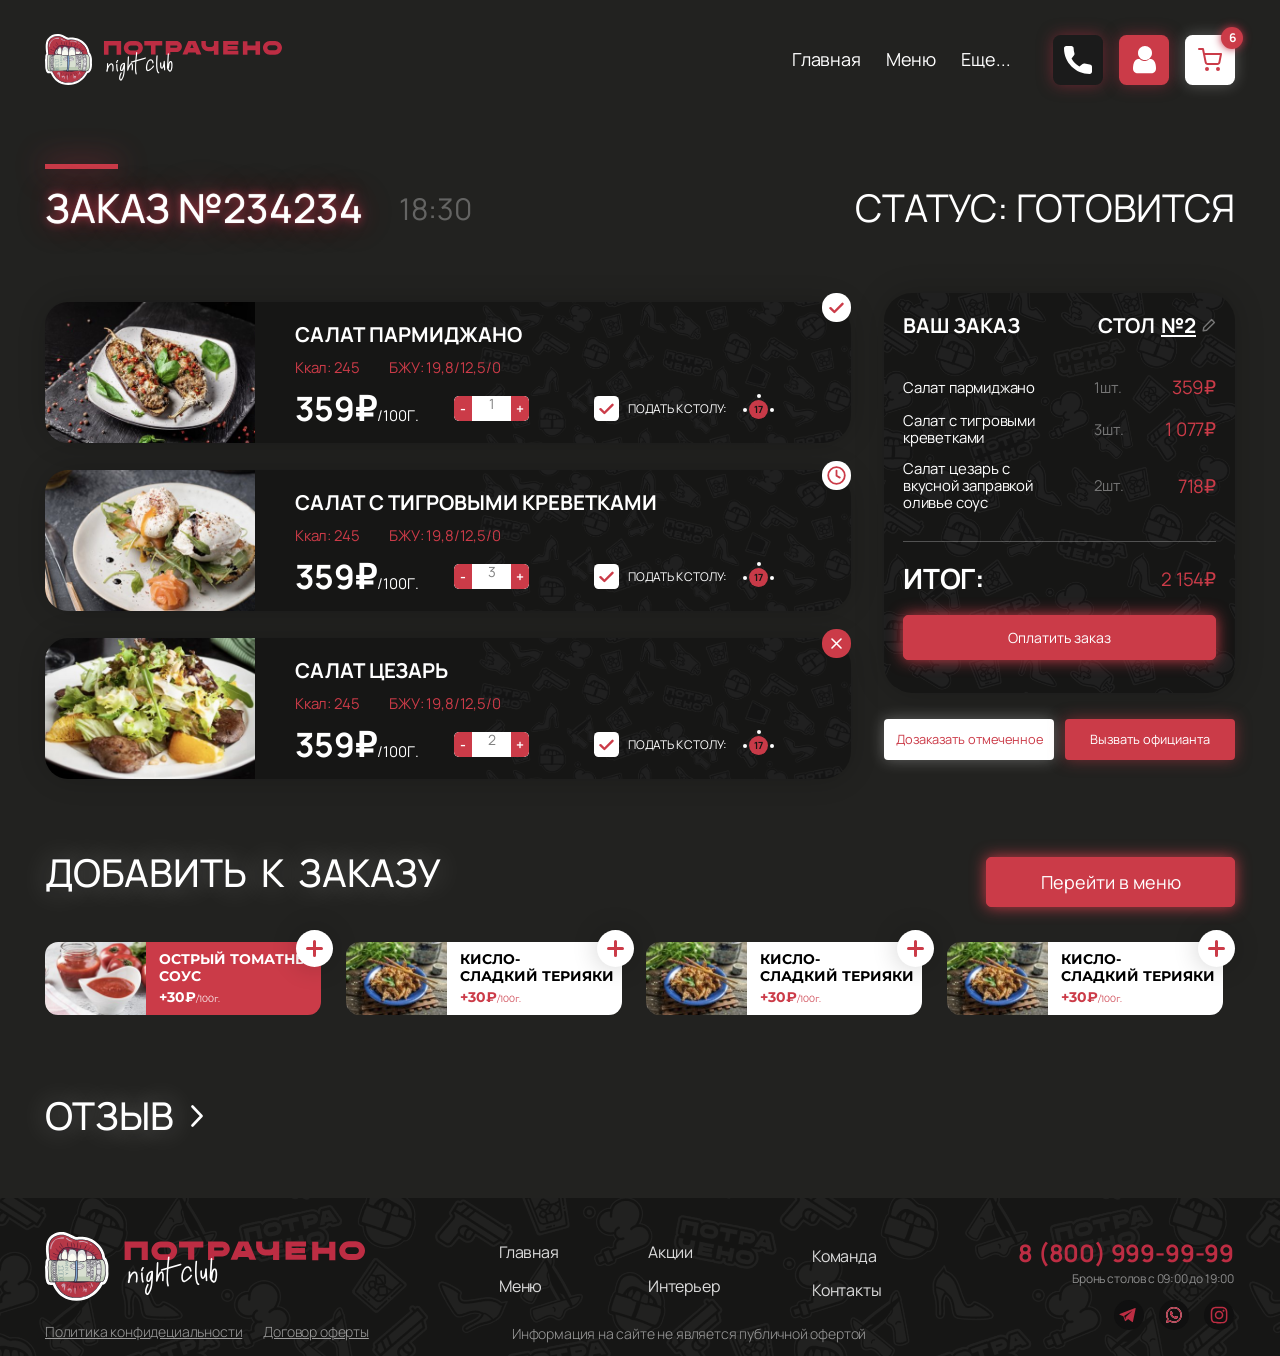
<file: order.html>
<!DOCTYPE html>
<html lang="ru">
<head>
  <meta charset="UTF-8">
  <meta name="viewport" content="width=device-width, initial-scale=1.0">
  <title>Заказ №234234 — Потрачено night club</title>
  <!-- Шрифты. Основные Manrope (вместо коммерческого Suisse Intl) и Onest (вместо Gilroy) лежат в папке fonts/
       и подключаются в style.css (@font-face) — бесплатные, лицензия SIL OFL, интернет для них не нужен.
       Montserrat и Roboto есть в макете (добавки к заказу, сертификат) — они бесплатные. -->
  <link rel="preconnect" href="https://fonts.googleapis.com">
  <link rel="preconnect" href="https://fonts.gstatic.com" crossorigin>
  <link href="https://fonts.googleapis.com/css2?family=Montserrat:wght@400;700;800;900&family=Roboto:wght@400;500;700;900&display=swap" rel="stylesheet">
  <!-- Общий файл стилей для всех страниц -->
  <link rel="stylesheet" href="style.css">
  <!-- jQuery 3.7.1 (локальный файл js/jquery.min.js). Подключаем ПЕРЕД js/script.js и тоже с defer:
       defer-скрипты выполняются строго по порядку, поэтому $ уже есть, когда запускается script.js -->
  <script src="js/jquery.min.js" defer></script>
  <!-- Общий скрипт: все интерактивные элементы, написан на jQuery (defer — выполнится после разбора страницы) -->
  <script src="js/script.js" defer></script>
</head>
<body class="page page--order">

  <!-- ===== Шапка сайта (одинаковая на всех страницах) ===== -->
  <header class="header">
    <div class="container header__inner">
      <!-- Логотип: ведёт на главную -->
      <a class="header__logo" href="index.html" aria-label="Потрачено — на главную">
        <img src="img/logo.svg" alt="Потрачено night club" width="237" height="51">
      </a>

      <!-- Главное меню. «Еще...» раскрывает список остальных страниц (js-dropdown) -->
      <nav class="header__nav" aria-label="Главное меню">
        <ul class="nav">
          <li><a class="nav__link" href="index.html">Главная</a></li>
          <li><a class="nav__link" href="menu.html">Меню</a></li>
          <li class="nav__more js-dropdown">
            <button class="nav__link nav__toggle js-dropdown-toggle" type="button" aria-expanded="false" aria-haspopup="true">Еще...</button>
            <ul class="dropdown js-dropdown-menu" hidden>
              <li><a class="dropdown__link" href="bar.html">Барная карта</a></li>
              <li><a class="dropdown__link" href="photos.html">Фотоотчеты</a></li>
              <li><a class="dropdown__link" href="rules.html">Правила заведения</a></li>
              <li><a class="dropdown__link" href="certificate.html">Подарочный сертификат</a></li>
              <li><a class="dropdown__link" href="cart.html">Корзина</a></li>
              <li><a class="dropdown__link" href="account.html">Личный кабинет</a></li>
              <li><a class="dropdown__link" href="order.html">Мой заказ</a></li>
              <li><a class="dropdown__link" href="crud.html">CRUD (пользователи)</a></li>
            </ul>
          </li>
        </ul>
      </nav>

      <!-- Кнопки справа: телефон, личный кабинет, корзина, бронирование -->
      <div class="header__actions">
        <a class="icon-btn icon-btn--dark" href="tel:+79999999999" aria-label="Позвонить">
          <img src="img/icon-phone.svg" alt="" width="28" height="28">
        </a>
        <a class="icon-btn icon-btn--red icon-btn--user" href="account.html" aria-label="Личный кабинет">
          <img class="icon-btn__head" src="img/icon-user-head.svg" alt="" width="14" height="14">
          <img class="icon-btn__body" src="img/icon-user-body.svg" alt="" width="23" height="15">
        </a>
        <!-- Корзина: белая кнопка с красной тележкой (вид из шапки страницы заказа).
             Скрыта, пока корзина пуста; число товаров — в красном кружке (js-cart-count) -->
        <a class="icon-btn icon-btn--white header__cart js-header-cart" href="cart.html" aria-label="Корзина">
          <img src="img/icon-cart-red.svg" alt="" width="24" height="23">
          <span class="header__cart-count js-cart-count">0</span>
        </a>
      </div>
    </div>
  </header>

  <main>
    <!-- ===== Страница заказа в зале: блюда со статусами, «Ваш заказ», добавки и отзыв ===== -->
    <section class="order section--order js-order">
      <div class="container">
        <div class="page-head page-head--order">
          <span class="bar"></span>
          <h1 class="page-head__title">Заказ №234234 <span class="order__time">18:30</span></h1>
          <p class="order__status">Статус: <span class="js-order-status">готовится</span></p>
        </div>

        <div class="order__body">
          <!-- Блюда. Значки справа: ✓ подано, часы — готовится, ✕ — отменено -->
          <!-- Заголовок раздела для экранных дикторов: после h1 идёт h2, а названия блюд — h3 -->
          <h2 class="visually-hidden">Блюда в заказе</h2>
          <ul class="order__list">
          <li class="order-item js-order-item" data-id="parmigiano" data-name="Салат пармиджано" data-price="359" data-unit="/100г." data-thumb="img/thumb-parmigiano.jpg" data-info="Ккал: 245|БЖУ: 19,8/12,5/0">
            <img class="order-item__img" src="img/thumb-parmigiano.jpg" alt="" width="210" height="141">
            <div class="order-item__body">
              <h3 class="order-item__title">Салат пармиджано</h3>
              <p class="order-item__info"><span>Ккал: 245</span><span>БЖУ: 19,8/12,5/0</span></p>
              <p class="price order-item__price">359₽<small>/100г.</small></p>
              <div class="counter counter--small js-counter js-order-counter" data-min="1">
                <button class="counter__btn counter__btn--minus js-counter-minus" type="button" aria-label="Меньше">-</button>
                <span class="counter__value js-counter-value">1</span>
                <button class="counter__btn counter__btn--plus js-counter-plus" type="button" aria-label="Больше">+</button>
              </div>
              <!-- «Подать к столу»: галочка + значок таймера (через 17 минут) -->
              <label class="check order-item__serve"><input class="check__input js-order-check" type="checkbox" checked><span class="check__box"></span>подать к столу:</label>
              <span class="order-item__timer" title="Будет готово через 17 минут">17</span>
            </div>
            <span class="order-item__status order-item__status--done" title="Подано"><img src="img/icon-check-red.svg" alt="" width="15" height="12"><span class="visually-hidden">Подано</span></span>
          </li>
          <li class="order-item js-order-item" data-id="shrimp" data-name="Салат с тигровыми креветками" data-price="359" data-unit="/100г." data-thumb="img/thumb-shrimp.jpg" data-info="Ккал: 245|БЖУ: 19,8/12,5/0">
            <img class="order-item__img" src="img/thumb-shrimp.jpg" alt="" width="210" height="141">
            <div class="order-item__body">
              <h3 class="order-item__title">Салат с тигровыми креветками</h3>
              <p class="order-item__info"><span>Ккал: 245</span><span>БЖУ: 19,8/12,5/0</span></p>
              <p class="price order-item__price">359₽<small>/100г.</small></p>
              <div class="counter counter--small js-counter js-order-counter" data-min="1">
                <button class="counter__btn counter__btn--minus js-counter-minus" type="button" aria-label="Меньше">-</button>
                <span class="counter__value js-counter-value">3</span>
                <button class="counter__btn counter__btn--plus js-counter-plus" type="button" aria-label="Больше">+</button>
              </div>
              <!-- «Подать к столу»: галочка + значок таймера (через 17 минут) -->
              <label class="check order-item__serve"><input class="check__input js-order-check" type="checkbox" checked><span class="check__box"></span>подать к столу:</label>
              <span class="order-item__timer" title="Будет готово через 17 минут">17</span>
            </div>
            <span class="order-item__status order-item__status--wait" title="Готовится"><img src="img/icon-clock-red.svg" alt="" width="19" height="19"><span class="visually-hidden">Готовится</span></span>
          </li>
          <li class="order-item js-order-item" data-id="caesar" data-name="Салат цезарь" data-price="359" data-unit="/100г." data-thumb="img/thumb-caesar.jpg" data-info="Ккал: 245|БЖУ: 19,8/12,5/0">
            <img class="order-item__img" src="img/thumb-caesar.jpg" alt="" width="210" height="141">
            <div class="order-item__body">
              <h3 class="order-item__title">Салат цезарь</h3>
              <p class="order-item__info"><span>Ккал: 245</span><span>БЖУ: 19,8/12,5/0</span></p>
              <p class="price order-item__price">359₽<small>/100г.</small></p>
              <div class="counter counter--small js-counter js-order-counter" data-min="1">
                <button class="counter__btn counter__btn--minus js-counter-minus" type="button" aria-label="Меньше">-</button>
                <span class="counter__value js-counter-value">2</span>
                <button class="counter__btn counter__btn--plus js-counter-plus" type="button" aria-label="Больше">+</button>
              </div>
              <!-- «Подать к столу»: галочка + значок таймера (через 17 минут) -->
              <label class="check order-item__serve"><input class="check__input js-order-check" type="checkbox" checked><span class="check__box"></span>подать к столу:</label>
              <span class="order-item__timer" title="Будет готово через 17 минут">17</span>
            </div>
            <span class="order-item__status order-item__status--cancel" title="Отменено"><img src="img/icon-x-small.svg" alt="" width="11" height="11"><span class="visually-hidden">Отменено</span></span>
          </li>
          </ul>

          <div class="order__side">
            <aside class="summary summary--order" aria-label="Ваш заказ">
              <div class="summary__head">
                <h2 class="summary__title">Ваш заказ</h2>
                <!-- Карандаш открывает план зала, чтобы выбрать другой стол -->
                <button class="summary__table js-open-booking" type="button" data-table-target=".js-order-table">Стол <u>№<span class="js-order-table">2</span></u> <img src="img/icon-pencil.svg" alt="Изменить стол" width="14" height="14"></button>
              </div>
              <ul class="summary__list js-order-summary">
            <li class="summary__line"><span class="summary__name">Салат пармиджано</span><span class="summary__qty">1шт.</span><span class="summary__price">359₽</span></li>
            <li class="summary__line"><span class="summary__name">Салат с тигровыми креветками</span><span class="summary__qty">3шт.</span><span class="summary__price">1077₽</span></li>
            <li class="summary__line"><span class="summary__name">Салат цезарь с вкусной заправкой оливье соус</span><span class="summary__qty">2шт.</span><span class="summary__price">718₽</span></li>
              </ul>
              <p class="summary__total summary__total--order"><span>Итог:</span><b class="js-order-total">2 154₽</b></p>
              <button class="btn summary__btn js-pay-open" type="button">Оплатить заказ</button>
            </aside>
            <div class="order__actions">
              <button class="order__btn order__btn--white js-reorder" type="button">Дозаказать отмеченное</button>
              <button class="order__btn js-call-waiter" type="button">Вызвать официанта</button>
            </div>
          </div>
        </div>

        <!-- ===== «Добавить к заказу»: «+» добавляет соус в этот заказ ===== -->
        <div class="addons addons--order">
          <h2 class="addons__title">Добавить к заказу</h2>
          <a class="btn addons__menu" href="menu.html">Перейти в меню</a>
          <ul class="addons__list">
          <li class="addon addon--red">
            <img class="addon__img" src="img/addon-tomato.jpg" alt="" width="101" height="73">
            <div class="addon__body">
              <h3 class="addon__title">Острый томатный соус</h3>
              <p class="addon__price">+30₽<small>/100г.</small></p>
            </div>
            <button class="addon__add js-addon" type="button" data-target="order" data-id="sauce-tomato" data-name="Острый томатный соус" data-price="30" data-unit="/100г." data-thumb="img/addon-tomato.jpg" data-info="Добавка к блюду" aria-label="Добавить: Острый томатный соус"><img src="img/icon-plus-red.svg" alt="" width="17" height="17"></button>
          </li>
          <li class="addon">
            <img class="addon__img" src="img/addon-teriyaki.jpg" alt="" width="101" height="73">
            <div class="addon__body">
              <h3 class="addon__title">кисло-<br>сладкий терияки</h3>
              <p class="addon__price">+30₽<small>/100г.</small></p>
            </div>
            <button class="addon__add js-addon" type="button" data-target="order" data-id="sauce-teriyaki" data-name="Кисло-сладкий терияки" data-price="30" data-unit="/100г." data-thumb="img/addon-teriyaki.jpg" data-info="Добавка к блюду" aria-label="Добавить: кисло-сладкий терияки"><img src="img/icon-plus-red.svg" alt="" width="17" height="17"></button>
          </li>
          <li class="addon">
            <img class="addon__img" src="img/addon-teriyaki.jpg" alt="" width="101" height="73">
            <div class="addon__body">
              <h3 class="addon__title">кисло-<br>сладкий терияки</h3>
              <p class="addon__price">+30₽<small>/100г.</small></p>
            </div>
            <button class="addon__add js-addon" type="button" data-target="order" data-id="sauce-teriyaki" data-name="Кисло-сладкий терияки" data-price="30" data-unit="/100г." data-thumb="img/addon-teriyaki.jpg" data-info="Добавка к блюду" aria-label="Добавить: кисло-сладкий терияки"><img src="img/icon-plus-red.svg" alt="" width="17" height="17"></button>
          </li>
          <li class="addon">
            <img class="addon__img" src="img/addon-teriyaki.jpg" alt="" width="101" height="73">
            <div class="addon__body">
              <h3 class="addon__title">кисло-<br>сладкий терияки</h3>
              <p class="addon__price">+30₽<small>/100г.</small></p>
            </div>
            <button class="addon__add js-addon" type="button" data-target="order" data-id="sauce-teriyaki" data-name="Кисло-сладкий терияки" data-price="30" data-unit="/100г." data-thumb="img/addon-teriyaki.jpg" data-info="Добавка к блюду" aria-label="Добавить: кисло-сладкий терияки"><img src="img/icon-plus-red.svg" alt="" width="17" height="17"></button>
          </li>
          </ul>
        </div>

        <!-- ===== «Отзыв»: по клику раскрывается форма (состояние из скрытого фрейма 4897:6024) ===== -->
        <div class="review js-review">
          <button class="review__toggle js-review-toggle" type="button" aria-expanded="false">Отзыв <img src="img/icon-chevron.svg" alt="" width="12" height="22"></button>
          <form class="review__form form js-form js-review-form" data-success="Спасибо за отзыв! Он поможет нам стать лучше." novalidate hidden>
            <ul class="review__ratings">
            <li class="rating">
              <span class="rating__label">бар</span>
              <div class="stars js-stars" data-group="бар" data-value="0" role="group" aria-label="Оценка: бар"><button class="stars__star js-star" type="button" data-value="1" aria-label="1 из 5"><svg width="30" height="30" viewBox="0 0 30 30" aria-hidden="true"><path d="M15 1.8L19.1 10.2L28.3 11.5L21.6 18L23.2 27.2L15 22.9L6.8 27.2L8.4 18L1.7 11.5L10.9 10.2L15 1.8Z" fill="currentColor"/></svg></button><button class="stars__star js-star" type="button" data-value="2" aria-label="2 из 5"><svg width="30" height="30" viewBox="0 0 30 30" aria-hidden="true"><path d="M15 1.8L19.1 10.2L28.3 11.5L21.6 18L23.2 27.2L15 22.9L6.8 27.2L8.4 18L1.7 11.5L10.9 10.2L15 1.8Z" fill="currentColor"/></svg></button><button class="stars__star js-star" type="button" data-value="3" aria-label="3 из 5"><svg width="30" height="30" viewBox="0 0 30 30" aria-hidden="true"><path d="M15 1.8L19.1 10.2L28.3 11.5L21.6 18L23.2 27.2L15 22.9L6.8 27.2L8.4 18L1.7 11.5L10.9 10.2L15 1.8Z" fill="currentColor"/></svg></button><button class="stars__star js-star" type="button" data-value="4" aria-label="4 из 5"><svg width="30" height="30" viewBox="0 0 30 30" aria-hidden="true"><path d="M15 1.8L19.1 10.2L28.3 11.5L21.6 18L23.2 27.2L15 22.9L6.8 27.2L8.4 18L1.7 11.5L10.9 10.2L15 1.8Z" fill="currentColor"/></svg></button><button class="stars__star js-star" type="button" data-value="5" aria-label="5 из 5"><svg width="30" height="30" viewBox="0 0 30 30" aria-hidden="true"><path d="M15 1.8L19.1 10.2L28.3 11.5L21.6 18L23.2 27.2L15 22.9L6.8 27.2L8.4 18L1.7 11.5L10.9 10.2L15 1.8Z" fill="currentColor"/></svg></button></div>
            </li>
            <li class="rating">
              <span class="rating__label">Кухня</span>
              <div class="stars js-stars" data-group="Кухня" data-value="0" role="group" aria-label="Оценка: Кухня"><button class="stars__star js-star" type="button" data-value="1" aria-label="1 из 5"><svg width="30" height="30" viewBox="0 0 30 30" aria-hidden="true"><path d="M15 1.8L19.1 10.2L28.3 11.5L21.6 18L23.2 27.2L15 22.9L6.8 27.2L8.4 18L1.7 11.5L10.9 10.2L15 1.8Z" fill="currentColor"/></svg></button><button class="stars__star js-star" type="button" data-value="2" aria-label="2 из 5"><svg width="30" height="30" viewBox="0 0 30 30" aria-hidden="true"><path d="M15 1.8L19.1 10.2L28.3 11.5L21.6 18L23.2 27.2L15 22.9L6.8 27.2L8.4 18L1.7 11.5L10.9 10.2L15 1.8Z" fill="currentColor"/></svg></button><button class="stars__star js-star" type="button" data-value="3" aria-label="3 из 5"><svg width="30" height="30" viewBox="0 0 30 30" aria-hidden="true"><path d="M15 1.8L19.1 10.2L28.3 11.5L21.6 18L23.2 27.2L15 22.9L6.8 27.2L8.4 18L1.7 11.5L10.9 10.2L15 1.8Z" fill="currentColor"/></svg></button><button class="stars__star js-star" type="button" data-value="4" aria-label="4 из 5"><svg width="30" height="30" viewBox="0 0 30 30" aria-hidden="true"><path d="M15 1.8L19.1 10.2L28.3 11.5L21.6 18L23.2 27.2L15 22.9L6.8 27.2L8.4 18L1.7 11.5L10.9 10.2L15 1.8Z" fill="currentColor"/></svg></button><button class="stars__star js-star" type="button" data-value="5" aria-label="5 из 5"><svg width="30" height="30" viewBox="0 0 30 30" aria-hidden="true"><path d="M15 1.8L19.1 10.2L28.3 11.5L21.6 18L23.2 27.2L15 22.9L6.8 27.2L8.4 18L1.7 11.5L10.9 10.2L15 1.8Z" fill="currentColor"/></svg></button></div>
            </li>
            <li class="rating">
              <span class="rating__label">Сервис</span>
              <div class="stars js-stars" data-group="Сервис" data-value="0" role="group" aria-label="Оценка: Сервис"><button class="stars__star js-star" type="button" data-value="1" aria-label="1 из 5"><svg width="30" height="30" viewBox="0 0 30 30" aria-hidden="true"><path d="M15 1.8L19.1 10.2L28.3 11.5L21.6 18L23.2 27.2L15 22.9L6.8 27.2L8.4 18L1.7 11.5L10.9 10.2L15 1.8Z" fill="currentColor"/></svg></button><button class="stars__star js-star" type="button" data-value="2" aria-label="2 из 5"><svg width="30" height="30" viewBox="0 0 30 30" aria-hidden="true"><path d="M15 1.8L19.1 10.2L28.3 11.5L21.6 18L23.2 27.2L15 22.9L6.8 27.2L8.4 18L1.7 11.5L10.9 10.2L15 1.8Z" fill="currentColor"/></svg></button><button class="stars__star js-star" type="button" data-value="3" aria-label="3 из 5"><svg width="30" height="30" viewBox="0 0 30 30" aria-hidden="true"><path d="M15 1.8L19.1 10.2L28.3 11.5L21.6 18L23.2 27.2L15 22.9L6.8 27.2L8.4 18L1.7 11.5L10.9 10.2L15 1.8Z" fill="currentColor"/></svg></button><button class="stars__star js-star" type="button" data-value="4" aria-label="4 из 5"><svg width="30" height="30" viewBox="0 0 30 30" aria-hidden="true"><path d="M15 1.8L19.1 10.2L28.3 11.5L21.6 18L23.2 27.2L15 22.9L6.8 27.2L8.4 18L1.7 11.5L10.9 10.2L15 1.8Z" fill="currentColor"/></svg></button><button class="stars__star js-star" type="button" data-value="5" aria-label="5 из 5"><svg width="30" height="30" viewBox="0 0 30 30" aria-hidden="true"><path d="M15 1.8L19.1 10.2L28.3 11.5L21.6 18L23.2 27.2L15 22.9L6.8 27.2L8.4 18L1.7 11.5L10.9 10.2L15 1.8Z" fill="currentColor"/></svg></button></div>
            </li>
            <li class="rating">
              <span class="rating__label">официант</span>
              <div class="stars js-stars" data-group="официант" data-value="0" role="group" aria-label="Оценка: официант"><button class="stars__star js-star" type="button" data-value="1" aria-label="1 из 5"><svg width="30" height="30" viewBox="0 0 30 30" aria-hidden="true"><path d="M15 1.8L19.1 10.2L28.3 11.5L21.6 18L23.2 27.2L15 22.9L6.8 27.2L8.4 18L1.7 11.5L10.9 10.2L15 1.8Z" fill="currentColor"/></svg></button><button class="stars__star js-star" type="button" data-value="2" aria-label="2 из 5"><svg width="30" height="30" viewBox="0 0 30 30" aria-hidden="true"><path d="M15 1.8L19.1 10.2L28.3 11.5L21.6 18L23.2 27.2L15 22.9L6.8 27.2L8.4 18L1.7 11.5L10.9 10.2L15 1.8Z" fill="currentColor"/></svg></button><button class="stars__star js-star" type="button" data-value="3" aria-label="3 из 5"><svg width="30" height="30" viewBox="0 0 30 30" aria-hidden="true"><path d="M15 1.8L19.1 10.2L28.3 11.5L21.6 18L23.2 27.2L15 22.9L6.8 27.2L8.4 18L1.7 11.5L10.9 10.2L15 1.8Z" fill="currentColor"/></svg></button><button class="stars__star js-star" type="button" data-value="4" aria-label="4 из 5"><svg width="30" height="30" viewBox="0 0 30 30" aria-hidden="true"><path d="M15 1.8L19.1 10.2L28.3 11.5L21.6 18L23.2 27.2L15 22.9L6.8 27.2L8.4 18L1.7 11.5L10.9 10.2L15 1.8Z" fill="currentColor"/></svg></button><button class="stars__star js-star" type="button" data-value="5" aria-label="5 из 5"><svg width="30" height="30" viewBox="0 0 30 30" aria-hidden="true"><path d="M15 1.8L19.1 10.2L28.3 11.5L21.6 18L23.2 27.2L15 22.9L6.8 27.2L8.4 18L1.7 11.5L10.9 10.2L15 1.8Z" fill="currentColor"/></svg></button></div>
            </li>
            <li class="rating">
              <span class="rating__label">шоу</span>
              <div class="stars js-stars" data-group="шоу" data-value="0" role="group" aria-label="Оценка: шоу"><button class="stars__star js-star" type="button" data-value="1" aria-label="1 из 5"><svg width="30" height="30" viewBox="0 0 30 30" aria-hidden="true"><path d="M15 1.8L19.1 10.2L28.3 11.5L21.6 18L23.2 27.2L15 22.9L6.8 27.2L8.4 18L1.7 11.5L10.9 10.2L15 1.8Z" fill="currentColor"/></svg></button><button class="stars__star js-star" type="button" data-value="2" aria-label="2 из 5"><svg width="30" height="30" viewBox="0 0 30 30" aria-hidden="true"><path d="M15 1.8L19.1 10.2L28.3 11.5L21.6 18L23.2 27.2L15 22.9L6.8 27.2L8.4 18L1.7 11.5L10.9 10.2L15 1.8Z" fill="currentColor"/></svg></button><button class="stars__star js-star" type="button" data-value="3" aria-label="3 из 5"><svg width="30" height="30" viewBox="0 0 30 30" aria-hidden="true"><path d="M15 1.8L19.1 10.2L28.3 11.5L21.6 18L23.2 27.2L15 22.9L6.8 27.2L8.4 18L1.7 11.5L10.9 10.2L15 1.8Z" fill="currentColor"/></svg></button><button class="stars__star js-star" type="button" data-value="4" aria-label="4 из 5"><svg width="30" height="30" viewBox="0 0 30 30" aria-hidden="true"><path d="M15 1.8L19.1 10.2L28.3 11.5L21.6 18L23.2 27.2L15 22.9L6.8 27.2L8.4 18L1.7 11.5L10.9 10.2L15 1.8Z" fill="currentColor"/></svg></button><button class="stars__star js-star" type="button" data-value="5" aria-label="5 из 5"><svg width="30" height="30" viewBox="0 0 30 30" aria-hidden="true"><path d="M15 1.8L19.1 10.2L28.3 11.5L21.6 18L23.2 27.2L15 22.9L6.8 27.2L8.4 18L1.7 11.5L10.9 10.2L15 1.8Z" fill="currentColor"/></svg></button></div>
            </li>
            </ul>
            <textarea class="field field--review" name="text" placeholder="Развернутый отзыв" aria-label="Развернутый отзыв"></textarea>
            <p class="form__error js-form-error" hidden></p>
            <button class="btn review__submit" type="submit">Оставить отзыв</button>
          </form>
        </div>

      </div>
    </section>
  </main>

  <!-- ===== Подвал (одинаковый на всех страницах) ===== -->
  <footer class="footer">
    <div class="container footer__inner">
      <div class="footer__brand">
        <a href="index.html"><img src="img/logo-footer.svg" alt="Потрачено night club" width="320" height="69"></a>
        <p class="footer__docs">
          <a class="footer__doc js-soon" href="#" data-soon="Политика конфиденциальности скоро появится на сайте">Политика конфидециальности</a>
          <a class="footer__doc" href="rules.html">Договор оферты</a>
        </p>
      </div>

      <div class="footer__middle">
        <ul class="footer__nav">
          <li><a class="footer__link" href="index.html">Главная</a></li>
          <li><a class="footer__link" href="index.html#news">Акции</a></li>
          <li class="footer__nav-shift"><a class="footer__link" href="index.html#about">Команда</a></li>
          <li><a class="footer__link" href="menu.html">Меню</a></li>
          <li><a class="footer__link" href="rules.html">Интерьер</a></li>
          <li class="footer__nav-shift"><a class="footer__link" href="index.html#contacts">Контакты</a></li>
        </ul>
        <p class="footer__note">Информация на сайте не является публичной офертой</p>
      </div>

      <div class="footer__contacts">
        <a class="footer__phone" href="tel:88009999999">8 (800) 999-99-99</a>
        <p class="footer__hours">Бронь столов с 09:00 до 19:00</p>
        <ul class="footer__socials">
          <li><a class="footer__social js-soon" href="#" data-soon="Telegram-канал скоро заработает" aria-label="Telegram"><img src="img/footer-telegram.svg" alt="" width="30" height="30"></a></li>
          <li><a class="footer__social js-soon" href="#" data-soon="WhatsApp скоро заработает" aria-label="WhatsApp"><img src="img/footer-whatsapp.svg" alt="" width="30" height="30"></a></li>
          <li><a class="footer__social js-soon" href="#" data-soon="Instagram скоро заработает" aria-label="Instagram"><img src="img/footer-instagram.svg" alt="" width="30" height="30"></a></li>
        </ul>
      </div>
    </div>
  </footer>

  <!-- ===== Всплывающее окно «Бронирование столика»: план зала (Frame 153/154) + форма.
       Открывается всеми кнопками «Забронировать» (js-open-booking). Форма никуда не отправляется. ===== -->
  <div class="modal modal--booking js-modal" data-modal="booking" hidden>
    <div class="modal__overlay js-modal-close"></div>
    <div class="modal__window" role="dialog" aria-modal="true" aria-labelledby="booking-title">
      <button class="modal__close js-modal-close" type="button" aria-label="Закрыть"><img src="img/icon-close.svg" alt="" width="14" height="14"></button>
      <h2 class="modal__title" id="booking-title">Бронирование столика</h2>
      <div class="booking">
        <!-- План зала: на картинку наложены прозрачные кнопки-столы -->
        <div class="plan">
          <img class="plan__img" src="img/floor-plan.jpg" alt="План зала: 2 этаж (столы 15–25), столы 1–14, VIP 13, бар и мягкая зона 10–12" width="1709" height="2113">
            <button class="plan__table js-plan-table" type="button" style="left:28.85%;top:12.68%;width:6.85%;height:5.54%" data-table="1" aria-label="Стол 1"></button>
            <button class="plan__table js-plan-table" type="button" style="left:28.85%;top:22.57%;width:6.85%;height:5.54%" data-table="2" aria-label="Стол 2"></button>
            <button class="plan__table plan__table--busy js-plan-table" type="button" style="left:28.85%;top:32.47%;width:6.85%;height:5.54%" data-table="3" aria-label="Стол 3 — занят" disabled></button>
            <button class="plan__table js-plan-table" type="button" style="left:28.85%;top:42.31%;width:6.85%;height:5.54%" data-table="4" aria-label="Стол 4"></button>
            <button class="plan__table js-plan-table" type="button" style="left:28.85%;top:52.15%;width:6.85%;height:5.54%" data-table="5" aria-label="Стол 5"></button>
            <button class="plan__table js-plan-table" type="button" style="left:28.85%;top:62.00%;width:6.85%;height:5.54%" data-table="6" aria-label="Стол 6"></button>
            <button class="plan__table plan__table--busy js-plan-table" type="button" style="left:28.85%;top:71.89%;width:6.85%;height:5.54%" data-table="7" aria-label="Стол 7 — занят" disabled></button>
            <button class="plan__table js-plan-table" type="button" style="left:28.85%;top:81.78%;width:6.85%;height:5.54%" data-table="8" aria-label="Стол 8"></button>
            <button class="plan__table js-plan-table" type="button" style="left:28.85%;top:91.67%;width:6.85%;height:5.54%" data-table="9" aria-label="Стол 9"></button>
            <button class="plan__table js-plan-table" type="button" style="left:52.84%;top:86.94%;width:8.02%;height:8.19%" data-table="10" aria-label="Стол 10"></button>
            <button class="plan__table js-plan-table" type="button" style="left:70.57%;top:86.99%;width:8.02%;height:8.19%" data-table="11" aria-label="Стол 11"></button>
            <button class="plan__table js-plan-table" type="button" style="left:88.18%;top:87.03%;width:8.02%;height:8.19%" data-table="12" aria-label="Стол 12"></button>
            <button class="plan__table plan__table--busy js-plan-table" type="button" style="left:70.45%;top:6.29%;width:23.41%;height:8.05%" data-table="13" aria-label="Стол 13 — занят" disabled></button>
            <button class="plan__table js-plan-table" type="button" style="left:54.59%;top:19.40%;width:6.85%;height:5.54%" data-table="14" aria-label="Стол 14"></button>
            <button class="plan__table plan__table--round js-plan-table" type="button" style="left:7.61%;top:9.56%;width:5.73%;height:4.64%" data-table="15" aria-label="Стол 15"></button>
            <button class="plan__table plan__table--round js-plan-table" type="button" style="left:7.61%;top:18.03%;width:5.73%;height:4.64%" data-table="16" aria-label="Стол 16"></button>
            <button class="plan__table plan__table--round js-plan-table" type="button" style="left:7.61%;top:26.50%;width:5.73%;height:4.64%" data-table="17" aria-label="Стол 17"></button>
            <button class="plan__table plan__table--round plan__table--busy js-plan-table" type="button" style="left:7.61%;top:34.97%;width:5.73%;height:4.64%" data-table="18" aria-label="Стол 18 — занят" disabled></button>
            <button class="plan__table plan__table--round js-plan-table" type="button" style="left:7.61%;top:43.45%;width:5.73%;height:4.64%" data-table="19" aria-label="Стол 19"></button>
            <button class="plan__table plan__table--round js-plan-table" type="button" style="left:7.61%;top:51.92%;width:5.73%;height:4.64%" data-table="20" aria-label="Стол 20"></button>
            <button class="plan__table plan__table--round js-plan-table" type="button" style="left:7.61%;top:60.39%;width:5.73%;height:4.64%" data-table="21" aria-label="Стол 21"></button>
            <button class="plan__table plan__table--round plan__table--busy js-plan-table" type="button" style="left:7.61%;top:68.86%;width:5.73%;height:4.64%" data-table="22" aria-label="Стол 22 — занят" disabled></button>
            <button class="plan__table plan__table--round js-plan-table" type="button" style="left:7.61%;top:77.33%;width:5.73%;height:4.64%" data-table="23" aria-label="Стол 23"></button>
            <button class="plan__table plan__table--round js-plan-table" type="button" style="left:7.61%;top:85.80%;width:5.73%;height:4.64%" data-table="24" aria-label="Стол 24"></button>
            <button class="plan__table plan__table--round js-plan-table" type="button" style="left:7.61%;top:94.27%;width:5.73%;height:4.64%" data-table="25" aria-label="Стол 25"></button>
        </div>
        <form class="booking__form form js-form" data-success="Спасибо! Мы перезвоним, чтобы подтвердить бронь." novalidate>
          <p class="booking__hint">Выберите стол на плане — красные свободны, серые заняты.</p>
          <p class="booking__table">Стол: <b class="js-plan-value">не выбран</b></p>
          <input class="js-plan-input" type="hidden" name="table" value="">
          <label class="line-field">
            <input class="line-field__input" type="text" name="name" aria-label="Имя" placeholder="Ваше Имя" required minlength="2" autocomplete="name">
          </label>
          <label class="line-field">
            <input class="line-field__input js-phone" type="tel" name="phone" aria-label="Телефон" placeholder="+7 (999) 999-99-99" required autocomplete="tel">
          </label>
          <label class="line-field">
            <input class="line-field__input" type="number" name="guests" aria-label="Количество гостей" placeholder="Кол-во гостей" required min="1" max="20">
          </label>
          <label class="line-field">
            <input class="line-field__input" type="date" name="date" required aria-label="Дата">
          </label>
          <p class="form__error js-form-error" hidden></p>
          <button class="btn btn--wide booking__submit" type="submit">Забронировать</button>
          <p class="form__note">Нажимая на кнопку, вы даете согласие на обработку персональных данных</p>
        </form>
      </div>
    </div>
  </div>

  <!-- ===== Оплата заказа (демо, без настоящего платежа) ===== -->
  <div class="modal modal--pay js-modal" data-modal="pay" hidden>
    <div class="modal__overlay js-modal-close"></div>
    <div class="modal__window checkout checkout--pay" role="dialog" aria-modal="true" aria-labelledby="pay-title">
      <button class="modal__close js-modal-close" type="button" aria-label="Закрыть"><img src="img/icon-close.svg" alt="" width="14" height="14"></button>
      <h2 class="checkout__title" id="pay-title">Оплата заказа</h2>
      <form class="checkout__form form js-form js-pay-form" data-success="Заказ оплачен. Спасибо, что вы с нами!" novalidate>
        <p class="checkout__sum">К оплате: <b class="js-pay-sum">2 154₽</b></p>
        <fieldset class="pay">
          <legend class="pay__title">Способ оплаты</legend>
          <label class="radio"><input class="radio__input" type="radio" name="pay" value="waiter" checked><span class="radio__mark"></span>Наличными или картой официанту</label>
          <label class="radio"><input class="radio__input" type="radio" name="pay" value="card"><span class="radio__mark"></span>Банковской картой на сайте</label>
        </fieldset>
        <button class="btn checkout__submit" type="submit">Оплатить</button>
      </form>
    </div>
  </div>

  <!-- Короткие всплывающие сообщения внизу экрана («Добавлено в корзину» и т. п.) -->
  <div class="toast js-toast" role="status" aria-live="polite" hidden></div>

</body>
</html>
</file>
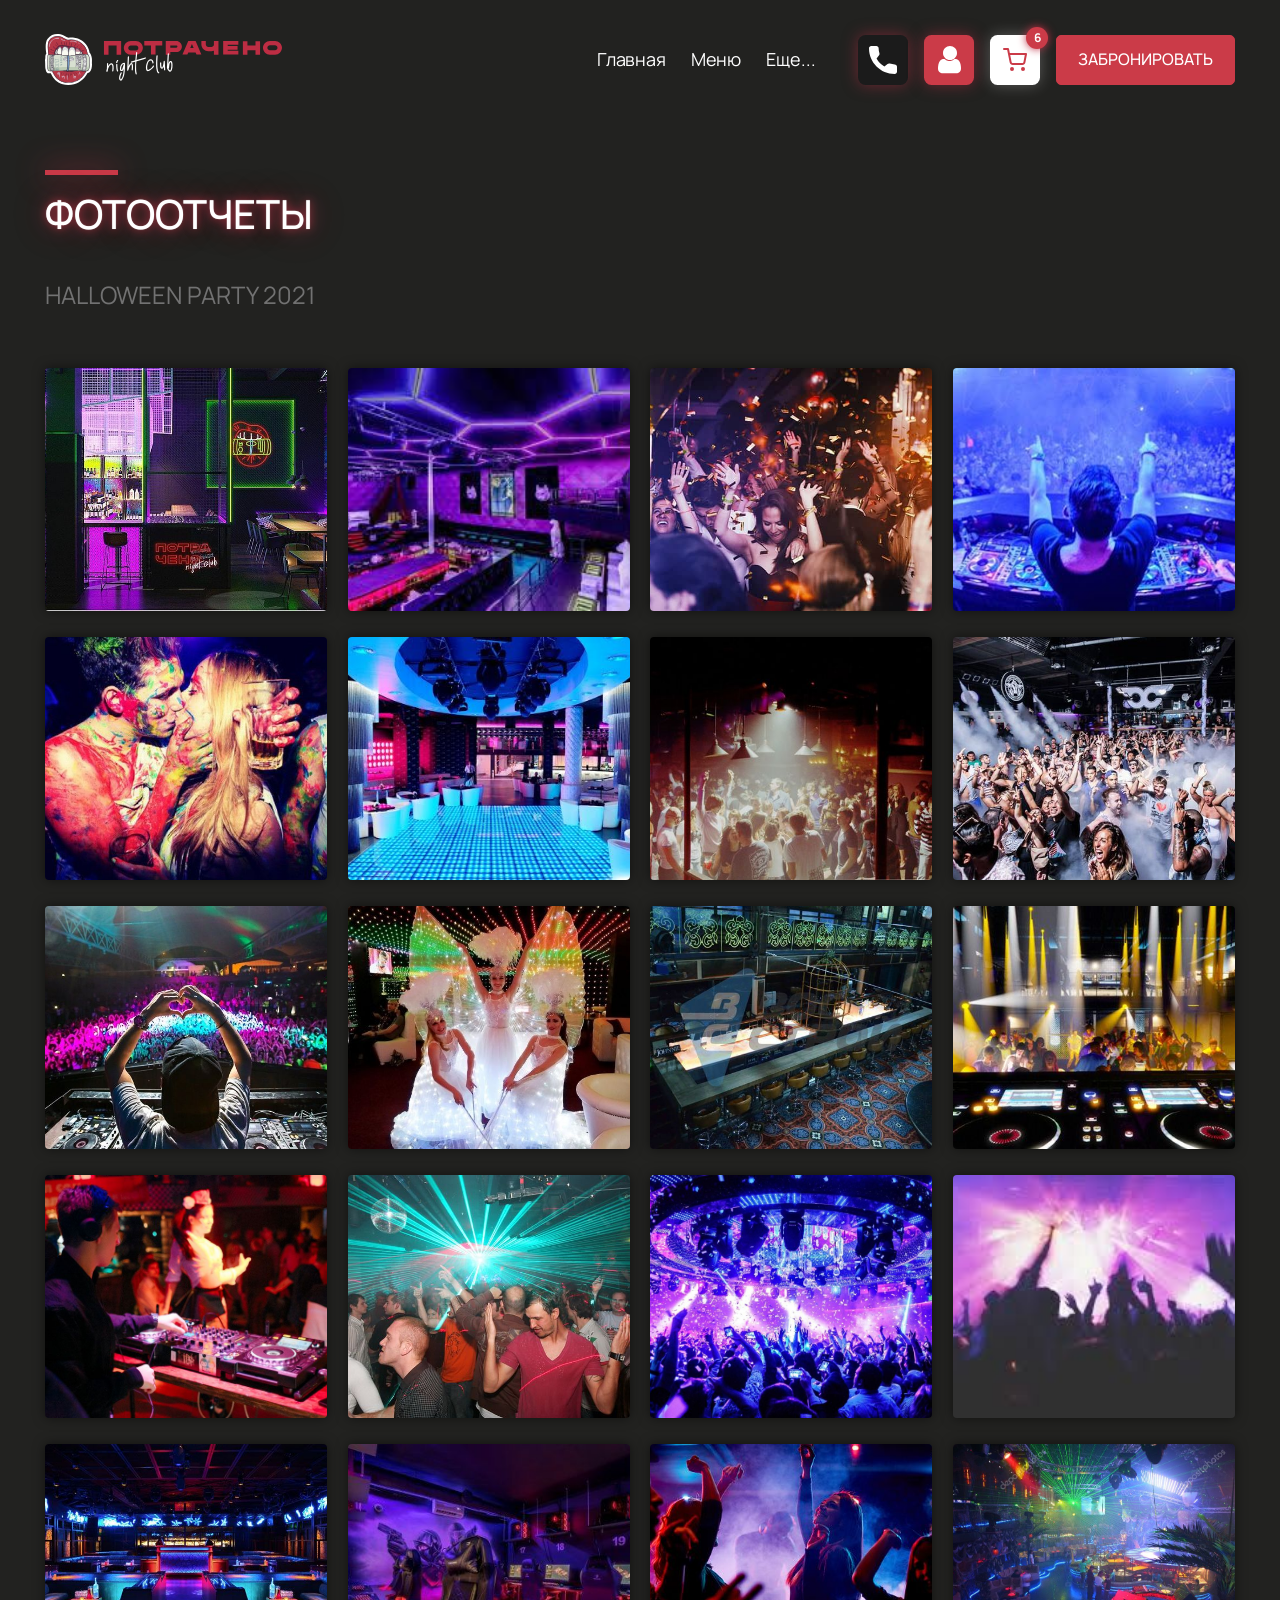
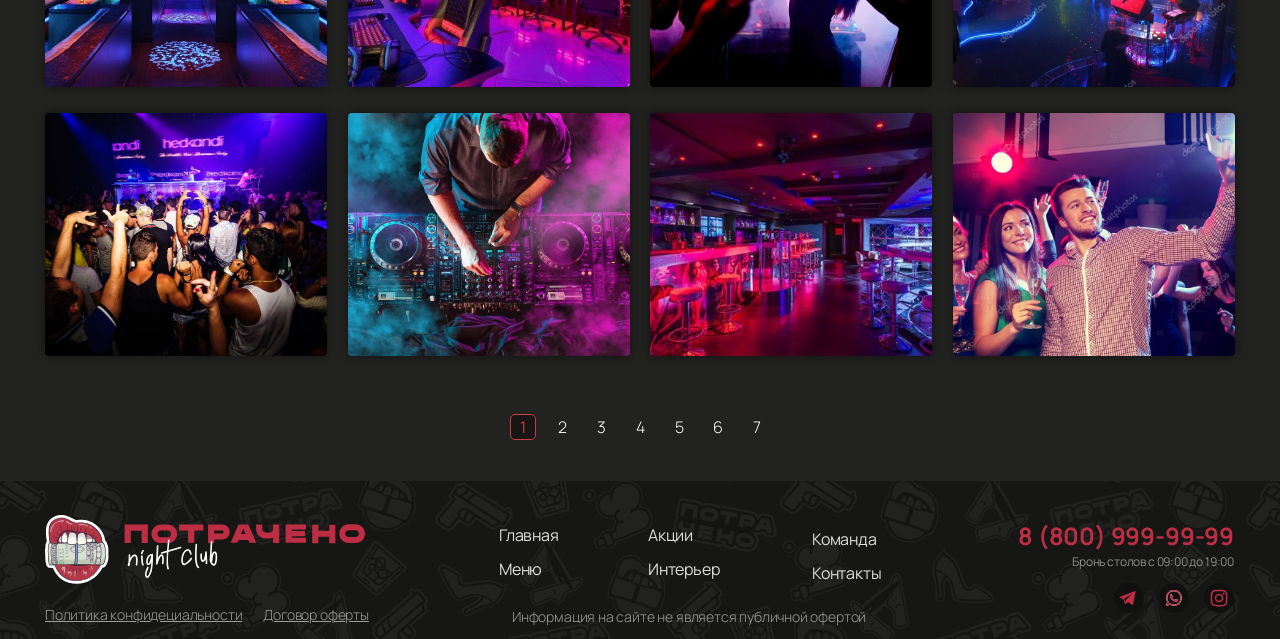
<file: photo-report.html>
<!DOCTYPE html>
<html lang="ru">
<head>
  <meta charset="UTF-8">
  <meta name="viewport" content="width=device-width, initial-scale=1.0">
  <title>Halloween party 2021 — фотоотчет — Потрачено night club</title>
  <!-- Шрифты. Основные Manrope (вместо коммерческого Suisse Intl) и Onest (вместо Gilroy) лежат в папке fonts/
       и подключаются в style.css (@font-face) — бесплатные, лицензия SIL OFL, интернет для них не нужен.
       Montserrat и Roboto есть в макете (добавки к заказу, сертификат) — они бесплатные. -->
  <link rel="preconnect" href="https://fonts.googleapis.com">
  <link rel="preconnect" href="https://fonts.gstatic.com" crossorigin>
  <link href="https://fonts.googleapis.com/css2?family=Montserrat:wght@400;700;800;900&family=Roboto:wght@400;500;700;900&display=swap" rel="stylesheet">
  <!-- Общий файл стилей для всех страниц -->
  <link rel="stylesheet" href="style.css">
  <!-- jQuery 3.7.1 (локальный файл js/jquery.min.js). Подключаем ПЕРЕД js/script.js и тоже с defer:
       defer-скрипты выполняются строго по порядку, поэтому $ уже есть, когда запускается script.js -->
  <script src="js/jquery.min.js" defer></script>
  <!-- Общий скрипт: все интерактивные элементы, написан на jQuery (defer — выполнится после разбора страницы) -->
  <script src="js/script.js" defer></script>
</head>
<body class="page page--report">

  <!-- ===== Шапка сайта (одинаковая на всех страницах) ===== -->
  <header class="header">
    <div class="container header__inner">
      <!-- Логотип: ведёт на главную -->
      <a class="header__logo" href="index.html" aria-label="Потрачено — на главную">
        <img src="img/logo.svg" alt="Потрачено night club" width="237" height="51">
      </a>

      <!-- Главное меню. «Еще...» раскрывает список остальных страниц (js-dropdown) -->
      <nav class="header__nav" aria-label="Главное меню">
        <ul class="nav">
          <li><a class="nav__link" href="index.html">Главная</a></li>
          <li><a class="nav__link" href="menu.html">Меню</a></li>
          <li class="nav__more js-dropdown">
            <button class="nav__link nav__toggle nav__link--active js-dropdown-toggle" type="button" aria-expanded="false" aria-haspopup="true">Еще...</button>
            <ul class="dropdown js-dropdown-menu" hidden>
              <li><a class="dropdown__link" href="bar.html">Барная карта</a></li>
              <li><a class="dropdown__link" href="photos.html">Фотоотчеты</a></li>
              <li><a class="dropdown__link" href="rules.html">Правила заведения</a></li>
              <li><a class="dropdown__link" href="certificate.html">Подарочный сертификат</a></li>
              <li><a class="dropdown__link" href="cart.html">Корзина</a></li>
              <li><a class="dropdown__link" href="account.html">Личный кабинет</a></li>
              <li><a class="dropdown__link" href="order.html">Мой заказ</a></li>
              <li><a class="dropdown__link" href="crud.html">CRUD (пользователи)</a></li>
            </ul>
          </li>
        </ul>
      </nav>

      <!-- Кнопки справа: телефон, личный кабинет, корзина, бронирование -->
      <div class="header__actions">
        <a class="icon-btn icon-btn--dark" href="tel:+79999999999" aria-label="Позвонить">
          <img src="img/icon-phone.svg" alt="" width="28" height="28">
        </a>
        <a class="icon-btn icon-btn--red icon-btn--user" href="account.html" aria-label="Личный кабинет">
          <img class="icon-btn__head" src="img/icon-user-head.svg" alt="" width="14" height="14">
          <img class="icon-btn__body" src="img/icon-user-body.svg" alt="" width="23" height="15">
        </a>
        <!-- Корзина: белая кнопка с красной тележкой (вид из шапки страницы заказа).
             Скрыта, пока корзина пуста; число товаров — в красном кружке (js-cart-count) -->
        <a class="icon-btn icon-btn--white header__cart js-header-cart" href="cart.html" aria-label="Корзина" hidden>
          <img src="img/icon-cart-red.svg" alt="" width="24" height="23">
          <span class="header__cart-count js-cart-count">0</span>
        </a>
        <button class="btn btn--header js-open-booking" type="button">Забронировать</button>
      </div>
    </div>
  </header>

  <main>
    <!-- ===== Фотоотчёт одного вечера: сетка 4×6, при наведении — значок лупы, клик — просмотр ===== -->
    <section class="report section--report js-gallery">
      <div class="container">
        <div class="page-head page-head--photos">
          <span class="bar"></span>
          <h1 class="page-head__title">Фотоотчеты</h1>
          <p class="report__subtitle">halloween party 2021</p>
        </div>

        <ul class="report__grid js-page-shuffle">
          <li class="report__item"><button class="report__link js-lightbox-open" type="button" data-src="img/photo-4c3740.jpg"><img src="img/photo-4c3740.jpg" alt="Halloween party 2021: фото 1" width="282" height="243"><span class="report__zoom" aria-hidden="true"></span></button></li>
          <li class="report__item"><button class="report__link js-lightbox-open" type="button" data-src="img/photo-bc467e.jpg"><img src="img/photo-bc467e.jpg" alt="Halloween party 2021: фото 2" width="282" height="243"><span class="report__zoom" aria-hidden="true"></span></button></li>
          <li class="report__item"><button class="report__link js-lightbox-open" type="button" data-src="img/photo-add310.jpg"><img src="img/photo-add310.jpg" alt="Halloween party 2021: фото 3" width="282" height="243"><span class="report__zoom" aria-hidden="true"></span></button></li>
          <li class="report__item"><button class="report__link js-lightbox-open" type="button" data-src="img/photo-e0df8e.jpg"><img src="img/photo-e0df8e.jpg" alt="Halloween party 2021: фото 4" width="282" height="243"><span class="report__zoom" aria-hidden="true"></span></button></li>
          <li class="report__item"><button class="report__link js-lightbox-open" type="button" data-src="img/photo-75de53.jpg"><img src="img/photo-75de53.jpg" alt="Halloween party 2021: фото 5" width="282" height="243"><span class="report__zoom" aria-hidden="true"></span></button></li>
          <li class="report__item"><button class="report__link js-lightbox-open" type="button" data-src="img/photo-600b35.jpg"><img src="img/photo-600b35.jpg" alt="Halloween party 2021: фото 6" width="282" height="243"><span class="report__zoom" aria-hidden="true"></span></button></li>
          <li class="report__item"><button class="report__link js-lightbox-open" type="button" data-src="img/photo-f84732.jpg"><img src="img/photo-f84732.jpg" alt="Halloween party 2021: фото 7" width="282" height="243"><span class="report__zoom" aria-hidden="true"></span></button></li>
          <li class="report__item"><button class="report__link js-lightbox-open" type="button" data-src="img/photo-e2ccb3.jpg"><img src="img/photo-e2ccb3.jpg" alt="Halloween party 2021: фото 8" width="282" height="243"><span class="report__zoom" aria-hidden="true"></span></button></li>
          <li class="report__item"><button class="report__link js-lightbox-open" type="button" data-src="img/photo-14cd9e.jpg"><img src="img/photo-14cd9e.jpg" alt="Halloween party 2021: фото 9" width="282" height="243"><span class="report__zoom" aria-hidden="true"></span></button></li>
          <li class="report__item"><button class="report__link js-lightbox-open" type="button" data-src="img/photo-fd67d8.jpg"><img src="img/photo-fd67d8.jpg" alt="Halloween party 2021: фото 10" width="282" height="243"><span class="report__zoom" aria-hidden="true"></span></button></li>
          <li class="report__item"><button class="report__link js-lightbox-open" type="button" data-src="img/photo-5fffcd.jpg"><img src="img/photo-5fffcd.jpg" alt="Halloween party 2021: фото 11" width="282" height="243"><span class="report__zoom" aria-hidden="true"></span></button></li>
          <li class="report__item"><button class="report__link js-lightbox-open" type="button" data-src="img/photo-133502.jpg"><img src="img/photo-133502.jpg" alt="Halloween party 2021: фото 12" width="282" height="243"><span class="report__zoom" aria-hidden="true"></span></button></li>
          <li class="report__item"><button class="report__link js-lightbox-open" type="button" data-src="img/photo-78d90d.jpg"><img src="img/photo-78d90d.jpg" alt="Halloween party 2021: фото 13" width="282" height="243"><span class="report__zoom" aria-hidden="true"></span></button></li>
          <li class="report__item"><button class="report__link js-lightbox-open" type="button" data-src="img/photo-333416.jpg"><img src="img/photo-333416.jpg" alt="Halloween party 2021: фото 14" width="282" height="243"><span class="report__zoom" aria-hidden="true"></span></button></li>
          <li class="report__item"><button class="report__link js-lightbox-open" type="button" data-src="img/photo-198708.jpg"><img src="img/photo-198708.jpg" alt="Halloween party 2021: фото 15" width="282" height="243"><span class="report__zoom" aria-hidden="true"></span></button></li>
          <li class="report__item"><button class="report__link js-lightbox-open" type="button" data-src="img/photo-a49bb3.jpg"><img src="img/photo-a49bb3.jpg" alt="Halloween party 2021: фото 16" width="282" height="243"><span class="report__zoom" aria-hidden="true"></span></button></li>
          <li class="report__item"><button class="report__link js-lightbox-open" type="button" data-src="img/photo-22e5fd.jpg"><img src="img/photo-22e5fd.jpg" alt="Halloween party 2021: фото 17" width="282" height="243"><span class="report__zoom" aria-hidden="true"></span></button></li>
          <li class="report__item"><button class="report__link js-lightbox-open" type="button" data-src="img/photo-526474.jpg"><img src="img/photo-526474.jpg" alt="Halloween party 2021: фото 18" width="282" height="243"><span class="report__zoom" aria-hidden="true"></span></button></li>
          <li class="report__item"><button class="report__link js-lightbox-open" type="button" data-src="img/photo-ea0d6e.jpg"><img src="img/photo-ea0d6e.jpg" alt="Halloween party 2021: фото 19" width="282" height="243"><span class="report__zoom" aria-hidden="true"></span></button></li>
          <li class="report__item"><button class="report__link js-lightbox-open" type="button" data-src="img/photo-6233fe.jpg"><img src="img/photo-6233fe.jpg" alt="Halloween party 2021: фото 20" width="282" height="243"><span class="report__zoom" aria-hidden="true"></span></button></li>
          <li class="report__item"><button class="report__link js-lightbox-open" type="button" data-src="img/photo-9ea44b.jpg"><img src="img/photo-9ea44b.jpg" alt="Halloween party 2021: фото 21" width="282" height="243"><span class="report__zoom" aria-hidden="true"></span></button></li>
          <li class="report__item"><button class="report__link js-lightbox-open" type="button" data-src="img/photo-f5ca9d.jpg"><img src="img/photo-f5ca9d.jpg" alt="Halloween party 2021: фото 22" width="282" height="243"><span class="report__zoom" aria-hidden="true"></span></button></li>
          <li class="report__item"><button class="report__link js-lightbox-open" type="button" data-src="img/photo-238f98.jpg"><img src="img/photo-238f98.jpg" alt="Halloween party 2021: фото 23" width="282" height="243"><span class="report__zoom" aria-hidden="true"></span></button></li>
          <li class="report__item"><button class="report__link js-lightbox-open" type="button" data-src="img/photo-6a2fe1.jpg"><img src="img/photo-6a2fe1.jpg" alt="Halloween party 2021: фото 24" width="282" height="243"><span class="report__zoom" aria-hidden="true"></span></button></li>
        </ul>
        <!-- Страницы альбомов: переключение подсвечивает номер и меняет порядок фото (демо) -->
        <ul class="pagination js-pagination" aria-label="Страницы">
          <li><button class="pagination__link pagination__link--active js-page" type="button" data-page="1" aria-current="page">1</button></li>
          <li><button class="pagination__link js-page" type="button" data-page="2">2</button></li>
          <li><button class="pagination__link js-page" type="button" data-page="3">3</button></li>
          <li><button class="pagination__link js-page" type="button" data-page="4">4</button></li>
          <li><button class="pagination__link js-page" type="button" data-page="5">5</button></li>
          <li><button class="pagination__link js-page" type="button" data-page="6">6</button></li>
          <li><button class="pagination__link js-page" type="button" data-page="7">7</button></li>
        </ul>

      </div>
    </section>
  </main>

  <!-- ===== Подвал (одинаковый на всех страницах) ===== -->
  <footer class="footer">
    <div class="container footer__inner">
      <div class="footer__brand">
        <a href="index.html"><img src="img/logo-footer.svg" alt="Потрачено night club" width="320" height="69"></a>
        <p class="footer__docs">
          <a class="footer__doc js-soon" href="#" data-soon="Политика конфиденциальности скоро появится на сайте">Политика конфидециальности</a>
          <a class="footer__doc" href="rules.html">Договор оферты</a>
        </p>
      </div>

      <div class="footer__middle">
        <ul class="footer__nav">
          <li><a class="footer__link" href="index.html">Главная</a></li>
          <li><a class="footer__link" href="index.html#news">Акции</a></li>
          <li class="footer__nav-shift"><a class="footer__link" href="index.html#about">Команда</a></li>
          <li><a class="footer__link" href="menu.html">Меню</a></li>
          <li><a class="footer__link" href="rules.html">Интерьер</a></li>
          <li class="footer__nav-shift"><a class="footer__link" href="index.html#contacts">Контакты</a></li>
        </ul>
        <p class="footer__note">Информация на сайте не является публичной офертой</p>
      </div>

      <div class="footer__contacts">
        <a class="footer__phone" href="tel:88009999999">8 (800) 999-99-99</a>
        <p class="footer__hours">Бронь столов с 09:00 до 19:00</p>
        <ul class="footer__socials">
          <li><a class="footer__social js-soon" href="#" data-soon="Telegram-канал скоро заработает" aria-label="Telegram"><img src="img/footer-telegram.svg" alt="" width="30" height="30"></a></li>
          <li><a class="footer__social js-soon" href="#" data-soon="WhatsApp скоро заработает" aria-label="WhatsApp"><img src="img/footer-whatsapp.svg" alt="" width="30" height="30"></a></li>
          <li><a class="footer__social js-soon" href="#" data-soon="Instagram скоро заработает" aria-label="Instagram"><img src="img/footer-instagram.svg" alt="" width="30" height="30"></a></li>
        </ul>
      </div>
    </div>
  </footer>

  <!-- ===== Всплывающее окно «Бронирование столика»: план зала (Frame 153/154) + форма.
       Открывается всеми кнопками «Забронировать» (js-open-booking). Форма никуда не отправляется. ===== -->
  <div class="modal modal--booking js-modal" data-modal="booking" hidden>
    <div class="modal__overlay js-modal-close"></div>
    <div class="modal__window" role="dialog" aria-modal="true" aria-labelledby="booking-title">
      <button class="modal__close js-modal-close" type="button" aria-label="Закрыть"><img src="img/icon-close.svg" alt="" width="14" height="14"></button>
      <h2 class="modal__title" id="booking-title">Бронирование столика</h2>
      <div class="booking">
        <!-- План зала: на картинку наложены прозрачные кнопки-столы -->
        <div class="plan">
          <img class="plan__img" src="img/floor-plan.jpg" alt="План зала: 2 этаж (столы 15–25), столы 1–14, VIP 13, бар и мягкая зона 10–12" width="1709" height="2113">
            <button class="plan__table js-plan-table" type="button" style="left:28.85%;top:12.68%;width:6.85%;height:5.54%" data-table="1" aria-label="Стол 1"></button>
            <button class="plan__table js-plan-table" type="button" style="left:28.85%;top:22.57%;width:6.85%;height:5.54%" data-table="2" aria-label="Стол 2"></button>
            <button class="plan__table plan__table--busy js-plan-table" type="button" style="left:28.85%;top:32.47%;width:6.85%;height:5.54%" data-table="3" aria-label="Стол 3 — занят" disabled></button>
            <button class="plan__table js-plan-table" type="button" style="left:28.85%;top:42.31%;width:6.85%;height:5.54%" data-table="4" aria-label="Стол 4"></button>
            <button class="plan__table js-plan-table" type="button" style="left:28.85%;top:52.15%;width:6.85%;height:5.54%" data-table="5" aria-label="Стол 5"></button>
            <button class="plan__table js-plan-table" type="button" style="left:28.85%;top:62.00%;width:6.85%;height:5.54%" data-table="6" aria-label="Стол 6"></button>
            <button class="plan__table plan__table--busy js-plan-table" type="button" style="left:28.85%;top:71.89%;width:6.85%;height:5.54%" data-table="7" aria-label="Стол 7 — занят" disabled></button>
            <button class="plan__table js-plan-table" type="button" style="left:28.85%;top:81.78%;width:6.85%;height:5.54%" data-table="8" aria-label="Стол 8"></button>
            <button class="plan__table js-plan-table" type="button" style="left:28.85%;top:91.67%;width:6.85%;height:5.54%" data-table="9" aria-label="Стол 9"></button>
            <button class="plan__table js-plan-table" type="button" style="left:52.84%;top:86.94%;width:8.02%;height:8.19%" data-table="10" aria-label="Стол 10"></button>
            <button class="plan__table js-plan-table" type="button" style="left:70.57%;top:86.99%;width:8.02%;height:8.19%" data-table="11" aria-label="Стол 11"></button>
            <button class="plan__table js-plan-table" type="button" style="left:88.18%;top:87.03%;width:8.02%;height:8.19%" data-table="12" aria-label="Стол 12"></button>
            <button class="plan__table plan__table--busy js-plan-table" type="button" style="left:70.45%;top:6.29%;width:23.41%;height:8.05%" data-table="13" aria-label="Стол 13 — занят" disabled></button>
            <button class="plan__table js-plan-table" type="button" style="left:54.59%;top:19.40%;width:6.85%;height:5.54%" data-table="14" aria-label="Стол 14"></button>
            <button class="plan__table plan__table--round js-plan-table" type="button" style="left:7.61%;top:9.56%;width:5.73%;height:4.64%" data-table="15" aria-label="Стол 15"></button>
            <button class="plan__table plan__table--round js-plan-table" type="button" style="left:7.61%;top:18.03%;width:5.73%;height:4.64%" data-table="16" aria-label="Стол 16"></button>
            <button class="plan__table plan__table--round js-plan-table" type="button" style="left:7.61%;top:26.50%;width:5.73%;height:4.64%" data-table="17" aria-label="Стол 17"></button>
            <button class="plan__table plan__table--round plan__table--busy js-plan-table" type="button" style="left:7.61%;top:34.97%;width:5.73%;height:4.64%" data-table="18" aria-label="Стол 18 — занят" disabled></button>
            <button class="plan__table plan__table--round js-plan-table" type="button" style="left:7.61%;top:43.45%;width:5.73%;height:4.64%" data-table="19" aria-label="Стол 19"></button>
            <button class="plan__table plan__table--round js-plan-table" type="button" style="left:7.61%;top:51.92%;width:5.73%;height:4.64%" data-table="20" aria-label="Стол 20"></button>
            <button class="plan__table plan__table--round js-plan-table" type="button" style="left:7.61%;top:60.39%;width:5.73%;height:4.64%" data-table="21" aria-label="Стол 21"></button>
            <button class="plan__table plan__table--round plan__table--busy js-plan-table" type="button" style="left:7.61%;top:68.86%;width:5.73%;height:4.64%" data-table="22" aria-label="Стол 22 — занят" disabled></button>
            <button class="plan__table plan__table--round js-plan-table" type="button" style="left:7.61%;top:77.33%;width:5.73%;height:4.64%" data-table="23" aria-label="Стол 23"></button>
            <button class="plan__table plan__table--round js-plan-table" type="button" style="left:7.61%;top:85.80%;width:5.73%;height:4.64%" data-table="24" aria-label="Стол 24"></button>
            <button class="plan__table plan__table--round js-plan-table" type="button" style="left:7.61%;top:94.27%;width:5.73%;height:4.64%" data-table="25" aria-label="Стол 25"></button>
        </div>
        <form class="booking__form form js-form" data-success="Спасибо! Мы перезвоним, чтобы подтвердить бронь." novalidate>
          <p class="booking__hint">Выберите стол на плане — красные свободны, серые заняты.</p>
          <p class="booking__table">Стол: <b class="js-plan-value">не выбран</b></p>
          <input class="js-plan-input" type="hidden" name="table" value="">
          <label class="line-field">
            <input class="line-field__input" type="text" name="name" aria-label="Имя" placeholder="Ваше Имя" required minlength="2" autocomplete="name">
          </label>
          <label class="line-field">
            <input class="line-field__input js-phone" type="tel" name="phone" aria-label="Телефон" placeholder="+7 (999) 999-99-99" required autocomplete="tel">
          </label>
          <label class="line-field">
            <input class="line-field__input" type="number" name="guests" aria-label="Количество гостей" placeholder="Кол-во гостей" required min="1" max="20">
          </label>
          <label class="line-field">
            <input class="line-field__input" type="date" name="date" required aria-label="Дата">
          </label>
          <p class="form__error js-form-error" hidden></p>
          <button class="btn btn--wide booking__submit" type="submit">Забронировать</button>
          <p class="form__note">Нажимая на кнопку, вы даете согласие на обработку персональных данных</p>
        </form>
      </div>
    </div>
  </div>

  <!-- ===== Просмотр фото на весь экран (лайтбокс): стрелки, Esc, клик по фону ===== -->
  <div class="modal modal--lightbox js-modal" data-modal="lightbox" hidden>
    <div class="modal__overlay js-modal-close"></div>
    <!-- Диалог — это div; внутри figure с самим фото и подписью-счётчиком, рядом кнопки -->
    <div class="lightbox" role="dialog" aria-modal="true" aria-label="Просмотр фото">
      <figure class="lightbox__figure">
        <img class="lightbox__img js-lightbox-img" src="img/photo-4c3740.jpg" alt="">
        <figcaption class="lightbox__counter js-lightbox-counter">1 / 1</figcaption>
      </figure>
      <button class="lightbox__arrow lightbox__arrow--prev js-lightbox-prev" type="button" aria-label="Предыдущее фото"><img src="img/arrow-prev.svg" alt="" width="20" height="52"></button>
      <button class="lightbox__arrow lightbox__arrow--next js-lightbox-next" type="button" aria-label="Следующее фото"><img src="img/arrow-next.svg" alt="" width="20" height="52"></button>
      <button class="modal__close lightbox__close js-modal-close" type="button" aria-label="Закрыть"><img src="img/icon-close.svg" alt="" width="14" height="14"></button>
    </div>
  </div>

  <!-- Короткие всплывающие сообщения внизу экрана («Добавлено в корзину» и т. п.) -->
  <div class="toast js-toast" role="status" aria-live="polite" hidden></div>

</body>
</html>
</file>
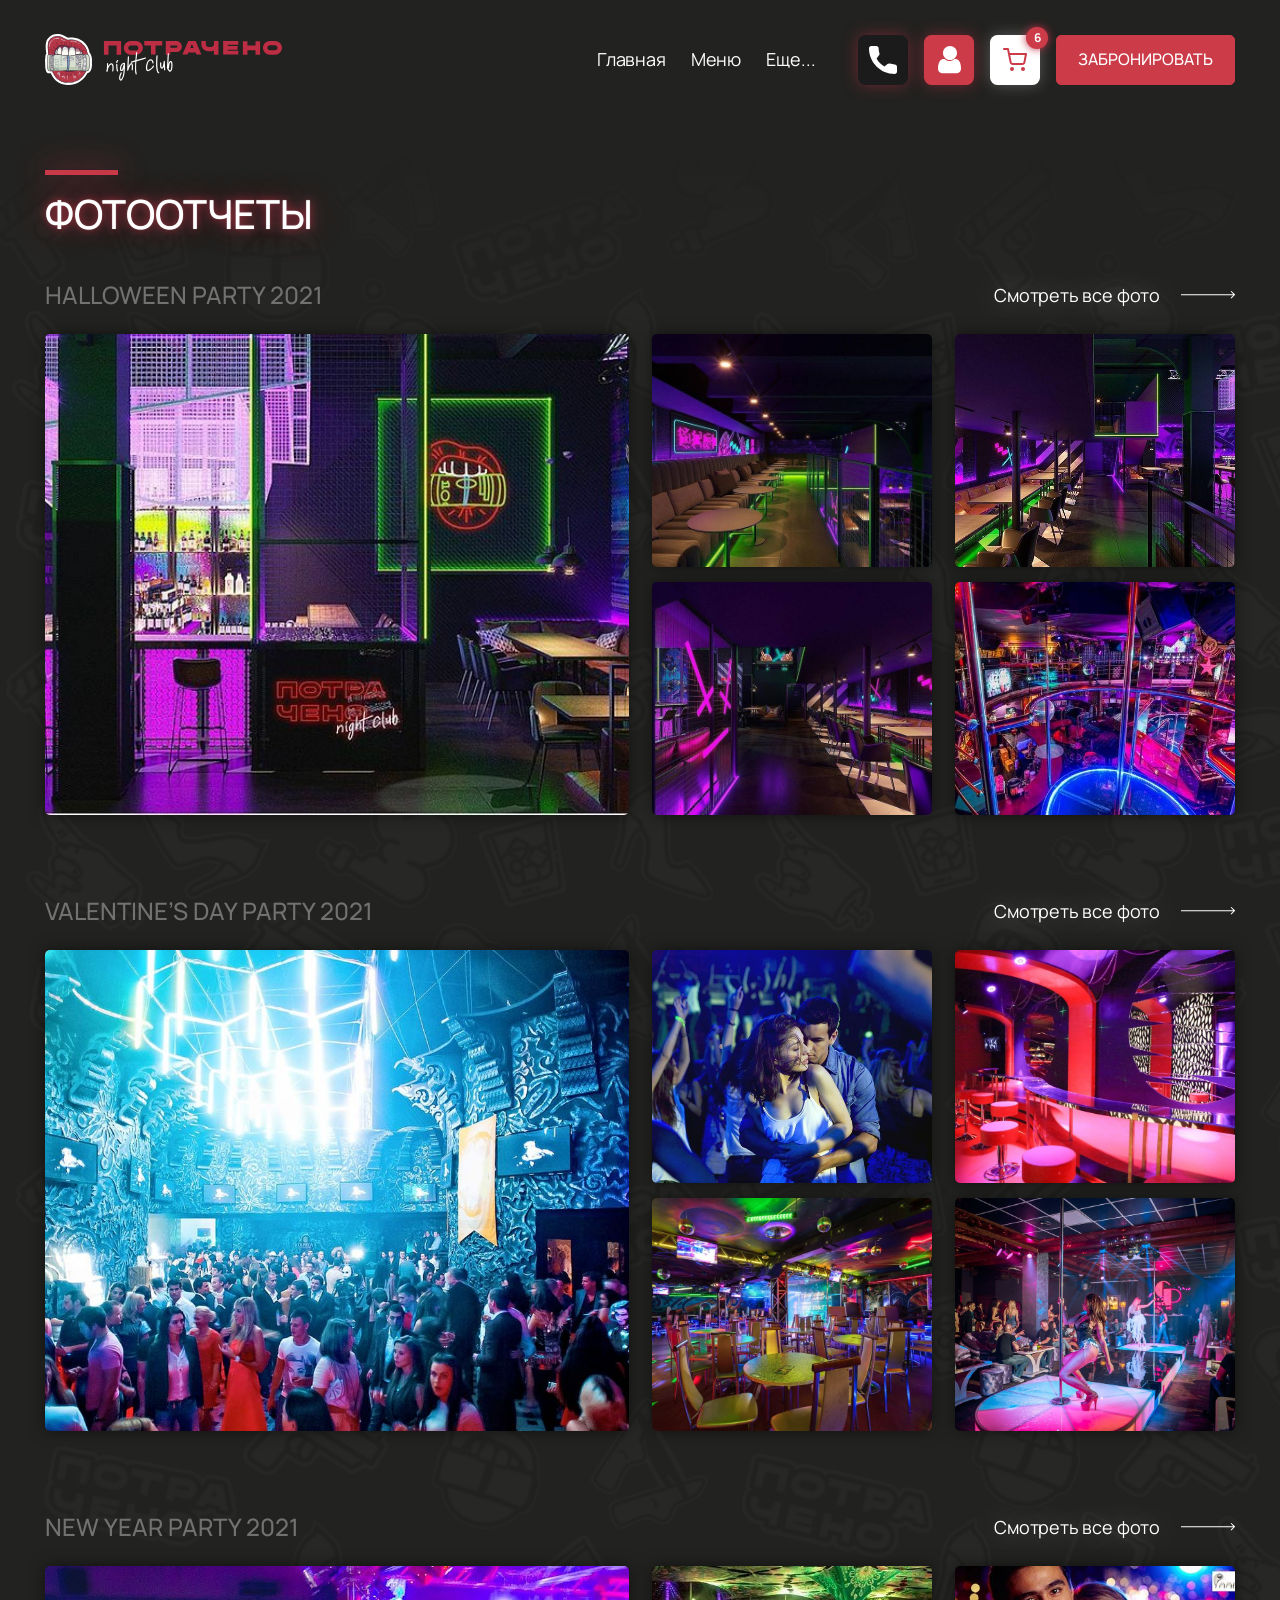
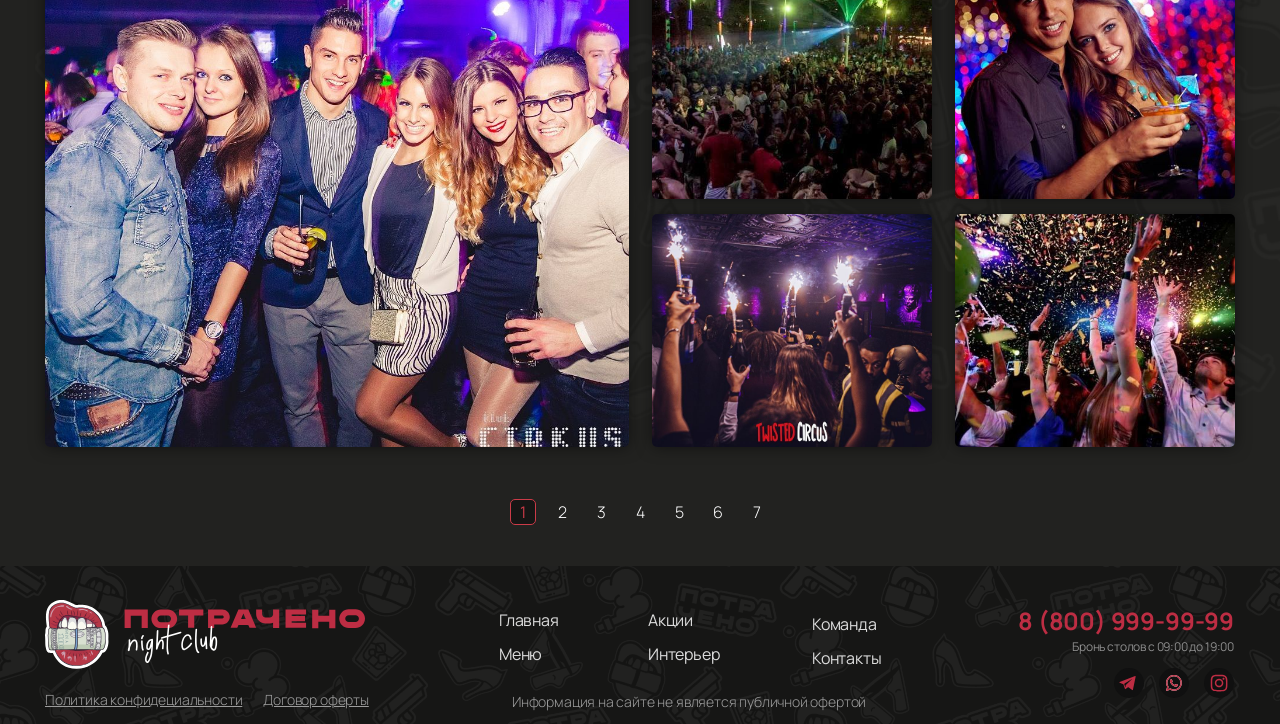
<file: photos.html>
<!DOCTYPE html>
<html lang="ru">
<head>
  <meta charset="UTF-8">
  <meta name="viewport" content="width=device-width, initial-scale=1.0">
  <title>Фотоотчеты — Потрачено night club</title>
  <!-- Шрифты. Основные Manrope (вместо коммерческого Suisse Intl) и Onest (вместо Gilroy) лежат в папке fonts/
       и подключаются в style.css (@font-face) — бесплатные, лицензия SIL OFL, интернет для них не нужен.
       Montserrat и Roboto есть в макете (добавки к заказу, сертификат) — они бесплатные. -->
  <link rel="preconnect" href="https://fonts.googleapis.com">
  <link rel="preconnect" href="https://fonts.gstatic.com" crossorigin>
  <link href="https://fonts.googleapis.com/css2?family=Montserrat:wght@400;700;800;900&family=Roboto:wght@400;500;700;900&display=swap" rel="stylesheet">
  <!-- Общий файл стилей для всех страниц -->
  <link rel="stylesheet" href="style.css">
  <!-- jQuery 3.7.1 (локальный файл js/jquery.min.js). Подключаем ПЕРЕД js/script.js и тоже с defer:
       defer-скрипты выполняются строго по порядку, поэтому $ уже есть, когда запускается script.js -->
  <script src="js/jquery.min.js" defer></script>
  <!-- Общий скрипт: все интерактивные элементы, написан на jQuery (defer — выполнится после разбора страницы) -->
  <script src="js/script.js" defer></script>
</head>
<body class="page page--photos">

  <!-- ===== Шапка сайта (одинаковая на всех страницах) ===== -->
  <header class="header">
    <div class="container header__inner">
      <!-- Логотип: ведёт на главную -->
      <a class="header__logo" href="index.html" aria-label="Потрачено — на главную">
        <img src="img/logo.svg" alt="Потрачено night club" width="237" height="51">
      </a>

      <!-- Главное меню. «Еще...» раскрывает список остальных страниц (js-dropdown) -->
      <nav class="header__nav" aria-label="Главное меню">
        <ul class="nav">
          <li><a class="nav__link" href="index.html">Главная</a></li>
          <li><a class="nav__link" href="menu.html">Меню</a></li>
          <li class="nav__more js-dropdown">
            <button class="nav__link nav__toggle nav__link--active js-dropdown-toggle" type="button" aria-expanded="false" aria-haspopup="true">Еще...</button>
            <ul class="dropdown js-dropdown-menu" hidden>
              <li><a class="dropdown__link" href="bar.html">Барная карта</a></li>
              <li><a class="dropdown__link" href="photos.html">Фотоотчеты</a></li>
              <li><a class="dropdown__link" href="rules.html">Правила заведения</a></li>
              <li><a class="dropdown__link" href="certificate.html">Подарочный сертификат</a></li>
              <li><a class="dropdown__link" href="cart.html">Корзина</a></li>
              <li><a class="dropdown__link" href="account.html">Личный кабинет</a></li>
              <li><a class="dropdown__link" href="order.html">Мой заказ</a></li>
              <li><a class="dropdown__link" href="crud.html">CRUD (пользователи)</a></li>
            </ul>
          </li>
        </ul>
      </nav>

      <!-- Кнопки справа: телефон, личный кабинет, корзина, бронирование -->
      <div class="header__actions">
        <a class="icon-btn icon-btn--dark" href="tel:+79999999999" aria-label="Позвонить">
          <img src="img/icon-phone.svg" alt="" width="28" height="28">
        </a>
        <a class="icon-btn icon-btn--red icon-btn--user" href="account.html" aria-label="Личный кабинет">
          <img class="icon-btn__head" src="img/icon-user-head.svg" alt="" width="14" height="14">
          <img class="icon-btn__body" src="img/icon-user-body.svg" alt="" width="23" height="15">
        </a>
        <!-- Корзина: белая кнопка с красной тележкой (вид из шапки страницы заказа).
             Скрыта, пока корзина пуста; число товаров — в красном кружке (js-cart-count) -->
        <a class="icon-btn icon-btn--white header__cart js-header-cart" href="cart.html" aria-label="Корзина" hidden>
          <img src="img/icon-cart-red.svg" alt="" width="24" height="23">
          <span class="header__cart-count js-cart-count">0</span>
        </a>
        <button class="btn btn--header js-open-booking" type="button">Забронировать</button>
      </div>
    </div>
  </header>

  <main>
    <!-- ===== Фотоотчёты: три альбома (большое фото + 4 маленьких) и страницы ===== -->
    <section class="photos section--photos">
      <div class="container">
        <div class="page-head page-head--photos">
          <span class="bar"></span>
          <h1 class="page-head__title">Фотоотчеты</h1>
        </div>

        <!-- Альбом «halloween party 2021»: клик по фото открывает просмотр -->
        <article class="album js-gallery">
          <div class="album__head">
            <h2 class="album__title">halloween party 2021</h2>
            <a class="link-arrow album__all" href="photo-report.html">Смотреть все фото</a>
          </div>
          <ul class="album__grid js-page-shuffle">
            <li class="album__item album__item--big"><button class="album__link js-lightbox-open" type="button" data-src="img/photo-4c3740.jpg"><img src="img/photo-4c3740.jpg" alt="Halloween party 2021: фото 1" width="584" height="481"></button></li>
            <li class="album__item"><button class="album__link js-lightbox-open" type="button" data-src="img/photo-b22100.jpg"><img src="img/photo-b22100.jpg" alt="Halloween party 2021: фото 2" width="280" height="233"></button></li>
            <li class="album__item"><button class="album__link js-lightbox-open" type="button" data-src="img/photo-af4ce8.jpg"><img src="img/photo-af4ce8.jpg" alt="Halloween party 2021: фото 3" width="280" height="233"></button></li>
            <li class="album__item"><button class="album__link js-lightbox-open" type="button" data-src="img/photo-592029.jpg"><img src="img/photo-592029.jpg" alt="Halloween party 2021: фото 4" width="280" height="233"></button></li>
            <li class="album__item"><button class="album__link js-lightbox-open" type="button" data-src="img/photo-040a84.jpg"><img src="img/photo-040a84.jpg" alt="Halloween party 2021: фото 5" width="280" height="233"></button></li>
          </ul>
        </article>
        <!-- Альбом «valentine’s day party 2021»: клик по фото открывает просмотр -->
        <article class="album js-gallery">
          <div class="album__head">
            <h2 class="album__title">valentine’s day party 2021</h2>
            <a class="link-arrow album__all" href="photo-report.html">Смотреть все фото</a>
          </div>
          <ul class="album__grid js-page-shuffle">
            <li class="album__item album__item--big"><button class="album__link js-lightbox-open" type="button" data-src="img/photo-882528.jpg"><img src="img/photo-882528.jpg" alt="Valentine’s day party 2021: фото 1" width="584" height="481"></button></li>
            <li class="album__item"><button class="album__link js-lightbox-open" type="button" data-src="img/photo-bc90f4.jpg"><img src="img/photo-bc90f4.jpg" alt="Valentine’s day party 2021: фото 2" width="280" height="233"></button></li>
            <li class="album__item"><button class="album__link js-lightbox-open" type="button" data-src="img/photo-eea1d9.jpg"><img src="img/photo-eea1d9.jpg" alt="Valentine’s day party 2021: фото 3" width="280" height="233"></button></li>
            <li class="album__item"><button class="album__link js-lightbox-open" type="button" data-src="img/photo-00efce.jpg"><img src="img/photo-00efce.jpg" alt="Valentine’s day party 2021: фото 4" width="280" height="233"></button></li>
            <li class="album__item"><button class="album__link js-lightbox-open" type="button" data-src="img/photo-0b4e8c.jpg"><img src="img/photo-0b4e8c.jpg" alt="Valentine’s day party 2021: фото 5" width="280" height="233"></button></li>
          </ul>
        </article>
        <!-- Альбом «new year party 2021»: клик по фото открывает просмотр -->
        <article class="album js-gallery">
          <div class="album__head">
            <h2 class="album__title">new year party 2021</h2>
            <a class="link-arrow album__all" href="photo-report.html">Смотреть все фото</a>
          </div>
          <ul class="album__grid js-page-shuffle">
            <li class="album__item album__item--big"><button class="album__link js-lightbox-open" type="button" data-src="img/photo-1c05a5.jpg"><img src="img/photo-1c05a5.jpg" alt="New year party 2021: фото 1" width="584" height="481"></button></li>
            <li class="album__item"><button class="album__link js-lightbox-open" type="button" data-src="img/photo-a7f5ed.jpg"><img src="img/photo-a7f5ed.jpg" alt="New year party 2021: фото 2" width="280" height="233"></button></li>
            <li class="album__item"><button class="album__link js-lightbox-open" type="button" data-src="img/photo-9c23ee.jpg"><img src="img/photo-9c23ee.jpg" alt="New year party 2021: фото 3" width="280" height="233"></button></li>
            <li class="album__item"><button class="album__link js-lightbox-open" type="button" data-src="img/photo-735c01.jpg"><img src="img/photo-735c01.jpg" alt="New year party 2021: фото 4" width="280" height="233"></button></li>
            <li class="album__item"><button class="album__link js-lightbox-open" type="button" data-src="img/photo-0c34f5.jpg"><img src="img/photo-0c34f5.jpg" alt="New year party 2021: фото 5" width="280" height="233"></button></li>
          </ul>
        </article>
        <!-- Страницы альбомов: переключение подсвечивает номер и меняет порядок фото (демо) -->
        <ul class="pagination js-pagination" aria-label="Страницы">
          <li><button class="pagination__link pagination__link--active js-page" type="button" data-page="1" aria-current="page">1</button></li>
          <li><button class="pagination__link js-page" type="button" data-page="2">2</button></li>
          <li><button class="pagination__link js-page" type="button" data-page="3">3</button></li>
          <li><button class="pagination__link js-page" type="button" data-page="4">4</button></li>
          <li><button class="pagination__link js-page" type="button" data-page="5">5</button></li>
          <li><button class="pagination__link js-page" type="button" data-page="6">6</button></li>
          <li><button class="pagination__link js-page" type="button" data-page="7">7</button></li>
        </ul>

      </div>
    </section>
  </main>

  <!-- ===== Подвал (одинаковый на всех страницах) ===== -->
  <footer class="footer">
    <div class="container footer__inner">
      <div class="footer__brand">
        <a href="index.html"><img src="img/logo-footer.svg" alt="Потрачено night club" width="320" height="69"></a>
        <p class="footer__docs">
          <a class="footer__doc js-soon" href="#" data-soon="Политика конфиденциальности скоро появится на сайте">Политика конфидециальности</a>
          <a class="footer__doc" href="rules.html">Договор оферты</a>
        </p>
      </div>

      <div class="footer__middle">
        <ul class="footer__nav">
          <li><a class="footer__link" href="index.html">Главная</a></li>
          <li><a class="footer__link" href="index.html#news">Акции</a></li>
          <li class="footer__nav-shift"><a class="footer__link" href="index.html#about">Команда</a></li>
          <li><a class="footer__link" href="menu.html">Меню</a></li>
          <li><a class="footer__link" href="rules.html">Интерьер</a></li>
          <li class="footer__nav-shift"><a class="footer__link" href="index.html#contacts">Контакты</a></li>
        </ul>
        <p class="footer__note">Информация на сайте не является публичной офертой</p>
      </div>

      <div class="footer__contacts">
        <a class="footer__phone" href="tel:88009999999">8 (800) 999-99-99</a>
        <p class="footer__hours">Бронь столов с 09:00 до 19:00</p>
        <ul class="footer__socials">
          <li><a class="footer__social js-soon" href="#" data-soon="Telegram-канал скоро заработает" aria-label="Telegram"><img src="img/footer-telegram.svg" alt="" width="30" height="30"></a></li>
          <li><a class="footer__social js-soon" href="#" data-soon="WhatsApp скоро заработает" aria-label="WhatsApp"><img src="img/footer-whatsapp.svg" alt="" width="30" height="30"></a></li>
          <li><a class="footer__social js-soon" href="#" data-soon="Instagram скоро заработает" aria-label="Instagram"><img src="img/footer-instagram.svg" alt="" width="30" height="30"></a></li>
        </ul>
      </div>
    </div>
  </footer>

  <!-- ===== Всплывающее окно «Бронирование столика»: план зала (Frame 153/154) + форма.
       Открывается всеми кнопками «Забронировать» (js-open-booking). Форма никуда не отправляется. ===== -->
  <div class="modal modal--booking js-modal" data-modal="booking" hidden>
    <div class="modal__overlay js-modal-close"></div>
    <div class="modal__window" role="dialog" aria-modal="true" aria-labelledby="booking-title">
      <button class="modal__close js-modal-close" type="button" aria-label="Закрыть"><img src="img/icon-close.svg" alt="" width="14" height="14"></button>
      <h2 class="modal__title" id="booking-title">Бронирование столика</h2>
      <div class="booking">
        <!-- План зала: на картинку наложены прозрачные кнопки-столы -->
        <div class="plan">
          <img class="plan__img" src="img/floor-plan.jpg" alt="План зала: 2 этаж (столы 15–25), столы 1–14, VIP 13, бар и мягкая зона 10–12" width="1709" height="2113">
            <button class="plan__table js-plan-table" type="button" style="left:28.85%;top:12.68%;width:6.85%;height:5.54%" data-table="1" aria-label="Стол 1"></button>
            <button class="plan__table js-plan-table" type="button" style="left:28.85%;top:22.57%;width:6.85%;height:5.54%" data-table="2" aria-label="Стол 2"></button>
            <button class="plan__table plan__table--busy js-plan-table" type="button" style="left:28.85%;top:32.47%;width:6.85%;height:5.54%" data-table="3" aria-label="Стол 3 — занят" disabled></button>
            <button class="plan__table js-plan-table" type="button" style="left:28.85%;top:42.31%;width:6.85%;height:5.54%" data-table="4" aria-label="Стол 4"></button>
            <button class="plan__table js-plan-table" type="button" style="left:28.85%;top:52.15%;width:6.85%;height:5.54%" data-table="5" aria-label="Стол 5"></button>
            <button class="plan__table js-plan-table" type="button" style="left:28.85%;top:62.00%;width:6.85%;height:5.54%" data-table="6" aria-label="Стол 6"></button>
            <button class="plan__table plan__table--busy js-plan-table" type="button" style="left:28.85%;top:71.89%;width:6.85%;height:5.54%" data-table="7" aria-label="Стол 7 — занят" disabled></button>
            <button class="plan__table js-plan-table" type="button" style="left:28.85%;top:81.78%;width:6.85%;height:5.54%" data-table="8" aria-label="Стол 8"></button>
            <button class="plan__table js-plan-table" type="button" style="left:28.85%;top:91.67%;width:6.85%;height:5.54%" data-table="9" aria-label="Стол 9"></button>
            <button class="plan__table js-plan-table" type="button" style="left:52.84%;top:86.94%;width:8.02%;height:8.19%" data-table="10" aria-label="Стол 10"></button>
            <button class="plan__table js-plan-table" type="button" style="left:70.57%;top:86.99%;width:8.02%;height:8.19%" data-table="11" aria-label="Стол 11"></button>
            <button class="plan__table js-plan-table" type="button" style="left:88.18%;top:87.03%;width:8.02%;height:8.19%" data-table="12" aria-label="Стол 12"></button>
            <button class="plan__table plan__table--busy js-plan-table" type="button" style="left:70.45%;top:6.29%;width:23.41%;height:8.05%" data-table="13" aria-label="Стол 13 — занят" disabled></button>
            <button class="plan__table js-plan-table" type="button" style="left:54.59%;top:19.40%;width:6.85%;height:5.54%" data-table="14" aria-label="Стол 14"></button>
            <button class="plan__table plan__table--round js-plan-table" type="button" style="left:7.61%;top:9.56%;width:5.73%;height:4.64%" data-table="15" aria-label="Стол 15"></button>
            <button class="plan__table plan__table--round js-plan-table" type="button" style="left:7.61%;top:18.03%;width:5.73%;height:4.64%" data-table="16" aria-label="Стол 16"></button>
            <button class="plan__table plan__table--round js-plan-table" type="button" style="left:7.61%;top:26.50%;width:5.73%;height:4.64%" data-table="17" aria-label="Стол 17"></button>
            <button class="plan__table plan__table--round plan__table--busy js-plan-table" type="button" style="left:7.61%;top:34.97%;width:5.73%;height:4.64%" data-table="18" aria-label="Стол 18 — занят" disabled></button>
            <button class="plan__table plan__table--round js-plan-table" type="button" style="left:7.61%;top:43.45%;width:5.73%;height:4.64%" data-table="19" aria-label="Стол 19"></button>
            <button class="plan__table plan__table--round js-plan-table" type="button" style="left:7.61%;top:51.92%;width:5.73%;height:4.64%" data-table="20" aria-label="Стол 20"></button>
            <button class="plan__table plan__table--round js-plan-table" type="button" style="left:7.61%;top:60.39%;width:5.73%;height:4.64%" data-table="21" aria-label="Стол 21"></button>
            <button class="plan__table plan__table--round plan__table--busy js-plan-table" type="button" style="left:7.61%;top:68.86%;width:5.73%;height:4.64%" data-table="22" aria-label="Стол 22 — занят" disabled></button>
            <button class="plan__table plan__table--round js-plan-table" type="button" style="left:7.61%;top:77.33%;width:5.73%;height:4.64%" data-table="23" aria-label="Стол 23"></button>
            <button class="plan__table plan__table--round js-plan-table" type="button" style="left:7.61%;top:85.80%;width:5.73%;height:4.64%" data-table="24" aria-label="Стол 24"></button>
            <button class="plan__table plan__table--round js-plan-table" type="button" style="left:7.61%;top:94.27%;width:5.73%;height:4.64%" data-table="25" aria-label="Стол 25"></button>
        </div>
        <form class="booking__form form js-form" data-success="Спасибо! Мы перезвоним, чтобы подтвердить бронь." novalidate>
          <p class="booking__hint">Выберите стол на плане — красные свободны, серые заняты.</p>
          <p class="booking__table">Стол: <b class="js-plan-value">не выбран</b></p>
          <input class="js-plan-input" type="hidden" name="table" value="">
          <label class="line-field">
            <input class="line-field__input" type="text" name="name" aria-label="Имя" placeholder="Ваше Имя" required minlength="2" autocomplete="name">
          </label>
          <label class="line-field">
            <input class="line-field__input js-phone" type="tel" name="phone" aria-label="Телефон" placeholder="+7 (999) 999-99-99" required autocomplete="tel">
          </label>
          <label class="line-field">
            <input class="line-field__input" type="number" name="guests" aria-label="Количество гостей" placeholder="Кол-во гостей" required min="1" max="20">
          </label>
          <label class="line-field">
            <input class="line-field__input" type="date" name="date" required aria-label="Дата">
          </label>
          <p class="form__error js-form-error" hidden></p>
          <button class="btn btn--wide booking__submit" type="submit">Забронировать</button>
          <p class="form__note">Нажимая на кнопку, вы даете согласие на обработку персональных данных</p>
        </form>
      </div>
    </div>
  </div>

  <!-- ===== Просмотр фото на весь экран (лайтбокс): стрелки, Esc, клик по фону ===== -->
  <div class="modal modal--lightbox js-modal" data-modal="lightbox" hidden>
    <div class="modal__overlay js-modal-close"></div>
    <!-- Диалог — это div; внутри figure с самим фото и подписью-счётчиком, рядом кнопки -->
    <div class="lightbox" role="dialog" aria-modal="true" aria-label="Просмотр фото">
      <figure class="lightbox__figure">
        <img class="lightbox__img js-lightbox-img" src="img/photo-4c3740.jpg" alt="">
        <figcaption class="lightbox__counter js-lightbox-counter">1 / 1</figcaption>
      </figure>
      <button class="lightbox__arrow lightbox__arrow--prev js-lightbox-prev" type="button" aria-label="Предыдущее фото"><img src="img/arrow-prev.svg" alt="" width="20" height="52"></button>
      <button class="lightbox__arrow lightbox__arrow--next js-lightbox-next" type="button" aria-label="Следующее фото"><img src="img/arrow-next.svg" alt="" width="20" height="52"></button>
      <button class="modal__close lightbox__close js-modal-close" type="button" aria-label="Закрыть"><img src="img/icon-close.svg" alt="" width="14" height="14"></button>
    </div>
  </div>

  <!-- Короткие всплывающие сообщения внизу экрана («Добавлено в корзину» и т. п.) -->
  <div class="toast js-toast" role="status" aria-live="polite" hidden></div>

</body>
</html>
</file>
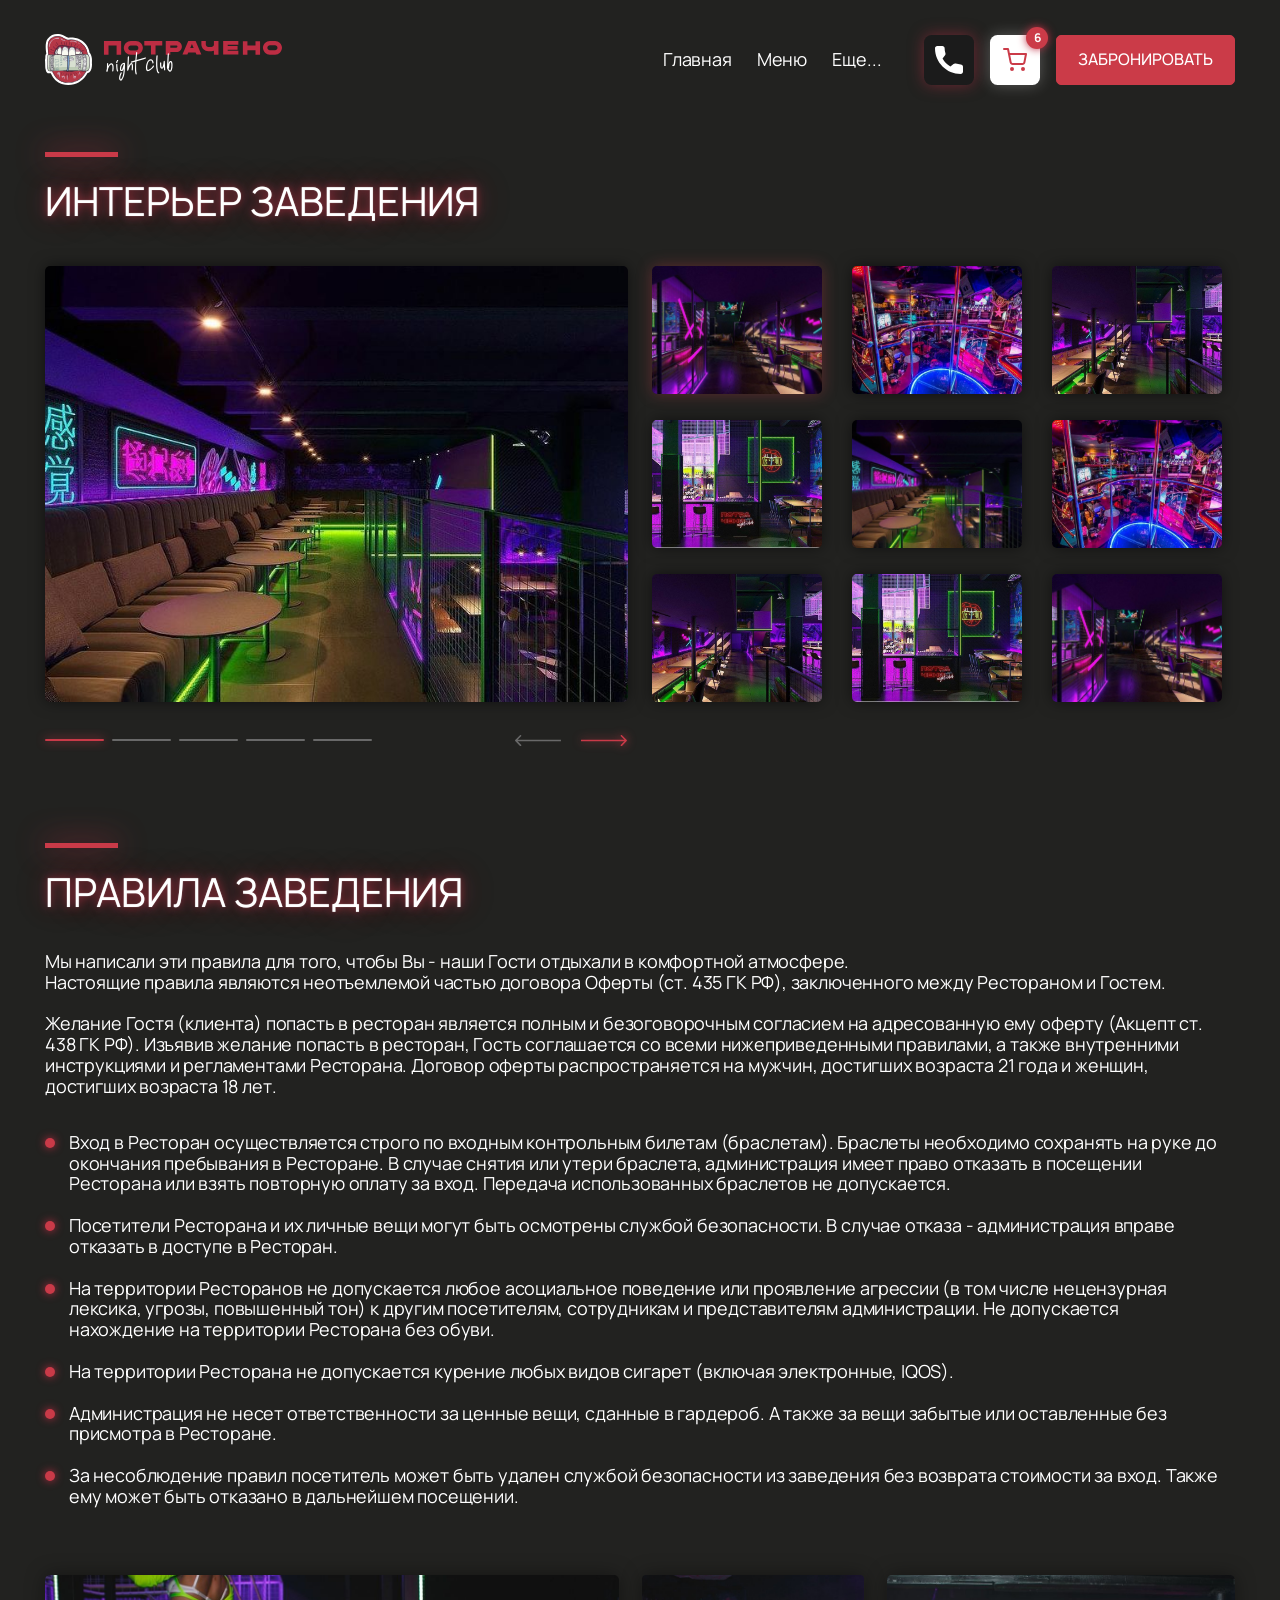
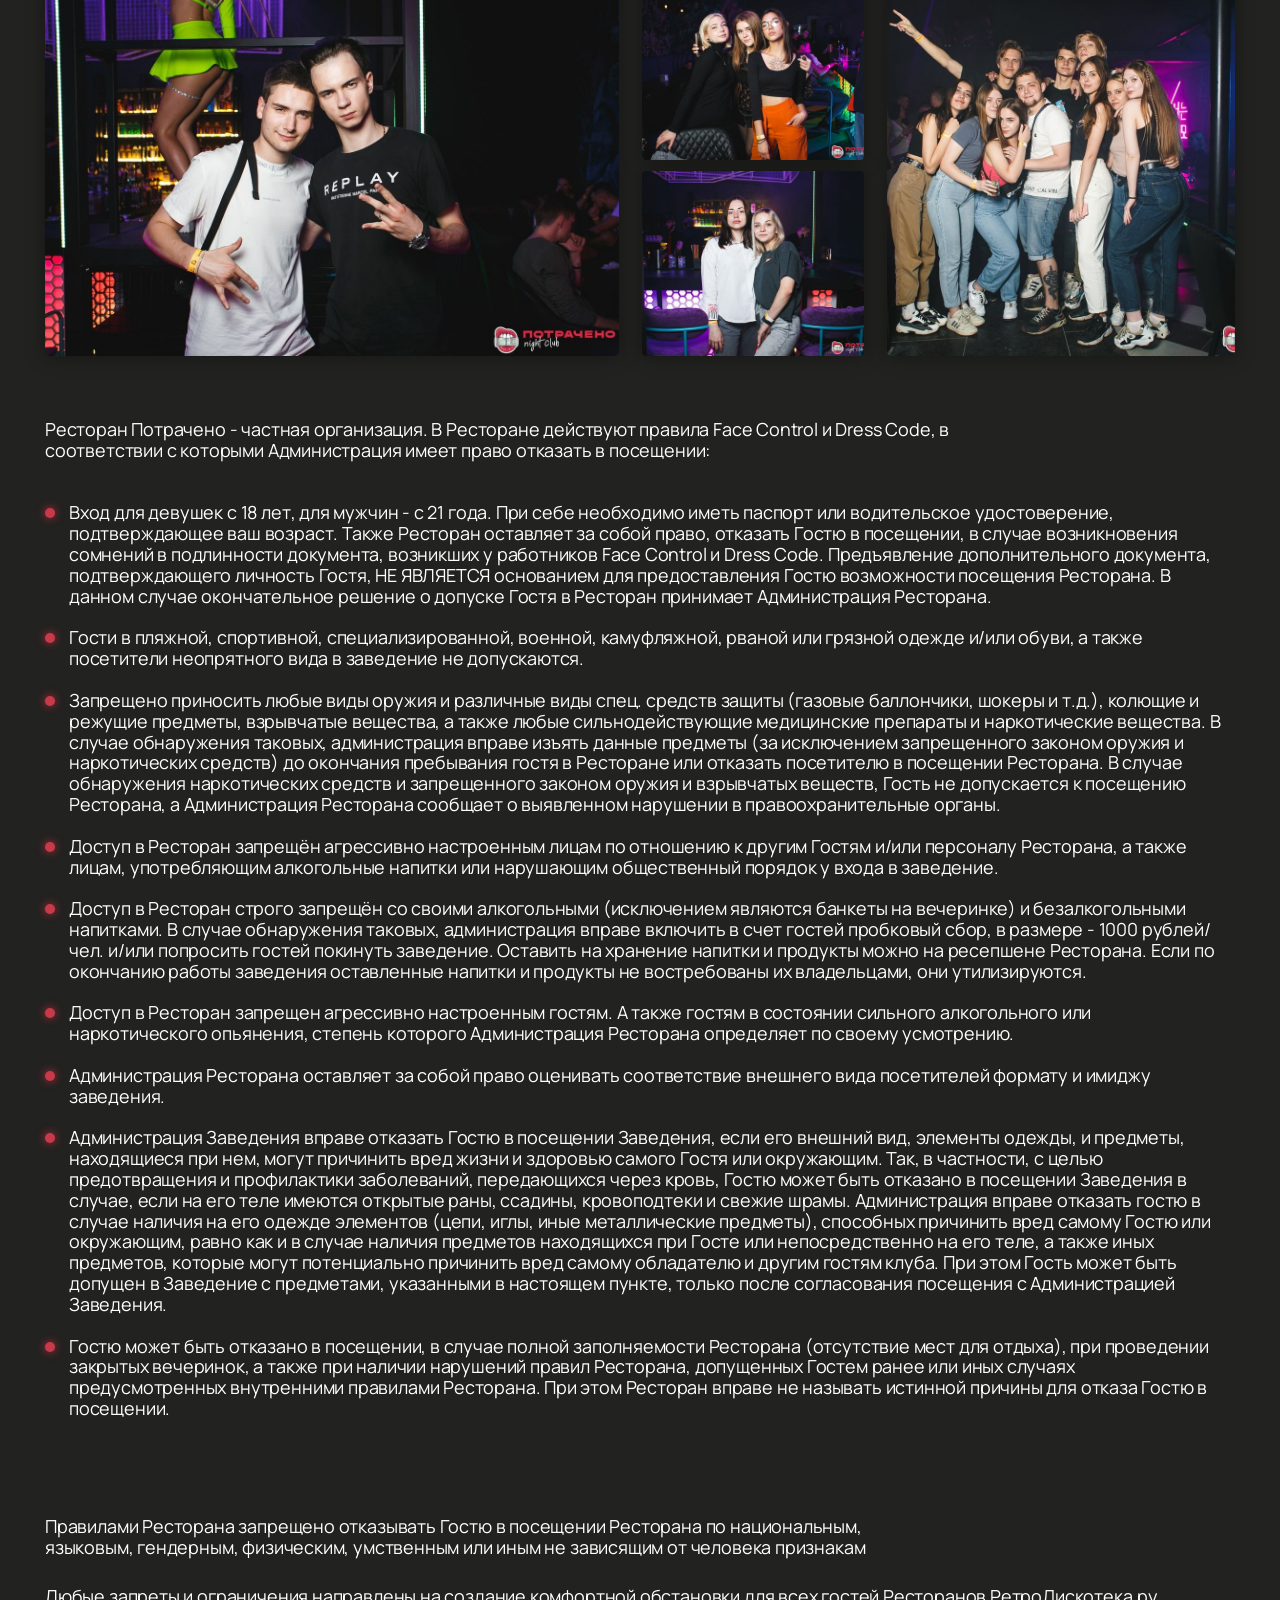
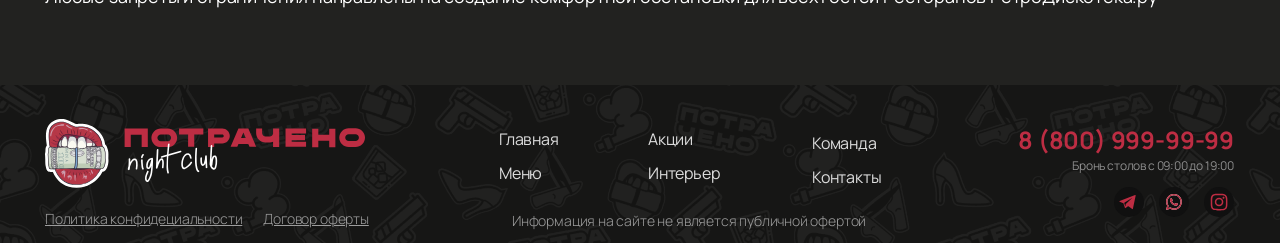
<file: rules.html>
<!DOCTYPE html>
<html lang="ru">
<head>
  <meta charset="UTF-8">
  <meta name="viewport" content="width=device-width, initial-scale=1.0">
  <title>Правила заведения — Потрачено night club</title>
  <!-- Шрифты. Основные Manrope (вместо коммерческого Suisse Intl) и Onest (вместо Gilroy) лежат в папке fonts/
       и подключаются в style.css (@font-face) — бесплатные, лицензия SIL OFL, интернет для них не нужен.
       Montserrat и Roboto есть в макете (добавки к заказу, сертификат) — они бесплатные. -->
  <link rel="preconnect" href="https://fonts.googleapis.com">
  <link rel="preconnect" href="https://fonts.gstatic.com" crossorigin>
  <link href="https://fonts.googleapis.com/css2?family=Montserrat:wght@400;700;800;900&family=Roboto:wght@400;500;700;900&display=swap" rel="stylesheet">
  <!-- Общий файл стилей для всех страниц -->
  <link rel="stylesheet" href="style.css">
  <!-- jQuery 3.7.1 (локальный файл js/jquery.min.js). Подключаем ПЕРЕД js/script.js и тоже с defer:
       defer-скрипты выполняются строго по порядку, поэтому $ уже есть, когда запускается script.js -->
  <script src="js/jquery.min.js" defer></script>
  <!-- Общий скрипт: все интерактивные элементы, написан на jQuery (defer — выполнится после разбора страницы) -->
  <script src="js/script.js" defer></script>
</head>
<body class="page page--rules">

  <!-- ===== Шапка сайта (одинаковая на всех страницах) ===== -->
  <header class="header">
    <div class="container header__inner">
      <!-- Логотип: ведёт на главную -->
      <a class="header__logo" href="index.html" aria-label="Потрачено — на главную">
        <img src="img/logo.svg" alt="Потрачено night club" width="237" height="51">
      </a>

      <!-- Главное меню. «Еще...» раскрывает список остальных страниц (js-dropdown) -->
      <nav class="header__nav" aria-label="Главное меню">
        <ul class="nav">
          <li><a class="nav__link" href="index.html">Главная</a></li>
          <li><a class="nav__link" href="menu.html">Меню</a></li>
          <li class="nav__more js-dropdown">
            <button class="nav__link nav__toggle nav__link--active js-dropdown-toggle" type="button" aria-expanded="false" aria-haspopup="true">Еще...</button>
            <ul class="dropdown js-dropdown-menu" hidden>
              <li><a class="dropdown__link" href="bar.html">Барная карта</a></li>
              <li><a class="dropdown__link" href="photos.html">Фотоотчеты</a></li>
              <li><a class="dropdown__link" href="rules.html">Правила заведения</a></li>
              <li><a class="dropdown__link" href="certificate.html">Подарочный сертификат</a></li>
              <li><a class="dropdown__link" href="cart.html">Корзина</a></li>
              <li><a class="dropdown__link" href="account.html">Личный кабинет</a></li>
              <li><a class="dropdown__link" href="order.html">Мой заказ</a></li>
              <li><a class="dropdown__link" href="crud.html">CRUD (пользователи)</a></li>
            </ul>
          </li>
        </ul>
      </nav>

      <!-- Кнопки справа: телефон, личный кабинет, корзина, бронирование -->
      <div class="header__actions">
        <a class="icon-btn icon-btn--dark" href="tel:+79999999999" aria-label="Позвонить">
          <img src="img/icon-phone.svg" alt="" width="28" height="28">
        </a>
        <!-- Корзина: белая кнопка с красной тележкой (вид из шапки страницы заказа).
             Скрыта, пока корзина пуста; число товаров — в красном кружке (js-cart-count) -->
        <a class="icon-btn icon-btn--white header__cart js-header-cart" href="cart.html" aria-label="Корзина" hidden>
          <img src="img/icon-cart-red.svg" alt="" width="24" height="23">
          <span class="header__cart-count js-cart-count">0</span>
        </a>
        <button class="btn btn--header js-open-booking" type="button">Забронировать</button>
      </div>
    </div>
  </header>

  <main>
    <!-- ===== «Интерьер заведения»: большое фото + 9 миниатюр, полоски и стрелки (js-interior) ===== -->
    <section class="interior section--interior js-interior js-gallery">
      <div class="container">
        <div class="page-head page-head--rules">
          <span class="bar"></span>
          <h1 class="page-head__title">Интерьер заведения</h1>
        </div>

        <div class="interior__body">
          <div class="interior__main">
            <button class="interior__big js-interior-open" type="button" aria-label="Открыть фото"><img class="interior__img js-interior-img" src="img/photo-b22100.jpg" alt="Интерьер клуба: зал с неоновой подсветкой" width="583" height="436"></button>
            <div class="interior__controls">
              <ul class="lines js-interior-lines"><li class="lines__item lines__item--active"></li><li class="lines__item"></li><li class="lines__item"></li><li class="lines__item"></li><li class="lines__item"></li></ul>
              <div class="about__arrows">
                <button class="about__arrow js-interior-prev" type="button" aria-label="Предыдущее фото"><img src="img/arrow-slide-left.svg" alt="" width="47" height="12"></button>
                <button class="about__arrow about__arrow--next js-interior-next" type="button" aria-label="Следующее фото"><img src="img/arrow-slide-right.svg" alt="" width="47" height="12"></button>
              </div>
            </div>
          </div>
          <ul class="interior__thumbs">
            <li><button class="interior__thumb interior__thumb--active js-interior-thumb" type="button" data-src="img/photo-af4ce8.jpg" aria-label="Фото 1"><img src="img/photo-af4ce8.jpg" alt="" width="170" height="128"></button></li>
            <li><button class="interior__thumb js-interior-thumb" type="button" data-src="img/photo-4c3740.jpg" aria-label="Фото 2"><img src="img/photo-4c3740.jpg" alt="" width="170" height="128"></button></li>
            <li><button class="interior__thumb js-interior-thumb" type="button" data-src="img/photo-592029.jpg" aria-label="Фото 3"><img src="img/photo-592029.jpg" alt="" width="170" height="128"></button></li>
            <li><button class="interior__thumb js-interior-thumb" type="button" data-src="img/photo-040a84.jpg" aria-label="Фото 4"><img src="img/photo-040a84.jpg" alt="" width="170" height="128"></button></li>
            <li><button class="interior__thumb js-interior-thumb" type="button" data-src="img/photo-b22100.jpg" aria-label="Фото 5"><img src="img/photo-b22100.jpg" alt="" width="170" height="128"></button></li>
            <li><button class="interior__thumb js-interior-thumb" type="button" data-src="img/photo-4c3740.jpg" aria-label="Фото 6"><img src="img/photo-4c3740.jpg" alt="" width="170" height="128"></button></li>
            <li><button class="interior__thumb js-interior-thumb" type="button" data-src="img/photo-592029.jpg" aria-label="Фото 7"><img src="img/photo-592029.jpg" alt="" width="170" height="128"></button></li>
            <li><button class="interior__thumb js-interior-thumb" type="button" data-src="img/photo-040a84.jpg" aria-label="Фото 8"><img src="img/photo-040a84.jpg" alt="" width="170" height="128"></button></li>
            <li><button class="interior__thumb js-interior-thumb" type="button" data-src="img/photo-af4ce8.jpg" aria-label="Фото 9"><img src="img/photo-af4ce8.jpg" alt="" width="170" height="128"></button></li>
          </ul>
        </div>
      </div>
    </section>

    <!-- ===== «Правила заведения»: текст договора с красными точками и ряд фото ===== -->
    <section class="rules section--rules" id="offer">
      <div class="container">
        <div class="page-head page-head--rules-text">
          <span class="bar"></span>
          <h2 class="page-head__title">Правила заведения</h2>
        </div>

        <div class="rules__intro">
          <p>Мы написали эти правила для того, чтобы Вы - наши Гости отдыхали в комфортной атмосфере.<br>Настоящие правила являются неотъемлемой частью договора Оферты (ст. 435 ГК РФ), заключенного между Рестораном и Гостем.</p>
          <p>Желание Гостя (клиента) попасть в ресторан является полным и безоговорочным согласием на адресованную ему оферту (Акцепт ст. 438 ГК РФ). Изъявив желание попасть в ресторан, Гость соглашается со всеми нижеприведенными правилами, а также внутренними инструкциями и регламентами Ресторана. Договор оферты распространяется на мужчин, достигших возраста 21 года и женщин, достигших возраста 18 лет.</p>
        </div>
        <ul class="rules__list">
          <li class="rules__item">Вход в Ресторан осуществляется строго по входным контрольным билетам (браслетам). Браслеты необходимо сохранять на руке до окончания пребывания в Ресторане. В случае снятия или утери браслета, администрация имеет право отказать в посещении Ресторана или взять повторную оплату за вход. Передача использованных браслетов не допускается.</li>
          <li class="rules__item">Посетители Ресторана и их личные вещи могут быть осмотрены службой безопасности. В случае отказа - администрация вправе отказать в доступе в Ресторан.</li>
          <li class="rules__item">На территории Ресторанов не допускается любое асоциальное поведение или проявление агрессии (в том числе нецензурная лексика, угрозы, повышенный тон) к другим посетителям, сотрудникам и представителям администрации. Не допускается нахождение на территории Ресторана без обуви.</li>
          <li class="rules__item">На территории Ресторана не допускается курение любых видов сигарет (включая электронные, IQOS).</li>
          <li class="rules__item">Администрация не несет ответственности за ценные вещи, сданные в гардероб. А также за вещи забытые или оставленные без присмотра в Ресторане.</li>
          <li class="rules__item">За несоблюдение правил посетитель может быть удален службой безопасности из заведения без возврата стоимости за вход. Также ему может быть отказано в дальнейшем посещении.</li>
        </ul>
        <!-- Ряд фото: большое, два маленьких столбиком и вертикальное -->
        <div class="rules__photos js-gallery">
          <button class="rules__photo rules__photo--big js-lightbox-open" type="button" data-src="img/photo-d2a32c.jpg"><img src="img/photo-d2a32c.jpg" alt="Гости клуба" width="574" height="381"></button>
          <div class="rules__photo-col">
            <button class="rules__photo rules__photo--small js-lightbox-open" type="button" data-src="img/photo-aa5418.jpg"><img src="img/photo-aa5418.jpg" alt="Гости клуба" width="222" height="185"></button>
            <button class="rules__photo rules__photo--small js-lightbox-open" type="button" data-src="img/photo-459b51.jpg"><img src="img/photo-459b51.jpg" alt="Гости клуба" width="222" height="185"></button>
          </div>
          <button class="rules__photo rules__photo--tall js-lightbox-open" type="button" data-src="img/photo-aa3284.jpg"><img src="img/photo-aa3284.jpg" alt="Гости клуба" width="348" height="381"></button>
        </div>
        <p class="rules__lead">Ресторан Потрачено - частная организация. В Ресторане действуют правила Face Control и Dress Code, в соответствии с которыми Администрация имеет право отказать в посещении:</p>
        <ul class="rules__list rules__list--long">
          <li class="rules__item">Вход для девушек с 18 лет, для мужчин - с 21 года. При себе необходимо иметь паспорт или водительское удостоверение, подтверждающее ваш возраст. Также Ресторан оставляет за собой право, отказать Гостю в посещении, в случае возникновения сомнений в подлинности документа, возникших у работников Face Control и Dress Code. Предъявление дополнительного документа, подтверждающего личность Гостя, НЕ ЯВЛЯЕТСЯ основанием для предоставления Гостю возможности посещения Ресторана. В данном случае окончательное решение о допуске Гостя в Ресторан принимает Администрация Ресторана.</li>
          <li class="rules__item">Гости в пляжной, спортивной, специализированной, военной, камуфляжной, рваной или грязной одежде и/или обуви, а также посетители неопрятного вида в заведение не допускаются.</li>
          <li class="rules__item">Запрещено приносить любые виды оружия и различные виды спец. средств защиты (газовые баллончики, шокеры и т.д.), колющие и режущие предметы, взрывчатые вещества, а также любые сильнодействующие медицинские препараты и наркотические вещества. В случае обнаружения таковых, администрация вправе изъять данные предметы (за исключением запрещенного законом оружия и наркотических средств) до окончания пребывания гостя в Ресторане или отказать посетителю в посещении Ресторана. В случае обнаружения наркотических средств и запрещенного законом оружия и взрывчатых веществ, Гость не допускается к посещению Ресторана, а Администрация Ресторана сообщает о выявленном нарушении в правоохранительные органы.</li>
          <li class="rules__item">Доступ в Ресторан запрещён агрессивно настроенным лицам по отношению к другим Гостям и/или персоналу Ресторана, а также лицам, употребляющим алкогольные напитки или нарушающим общественный порядок у входа в заведение.</li>
          <li class="rules__item">Доступ в Ресторан строго запрещён со своими алкогольными (исключением являются банкеты на вечеринке) и безалкогольными напитками. В случае обнаружения таковых, администрация вправе включить в счет гостей пробковый сбор, в размере - 1000 рублей/чел. и/или попросить гостей покинуть заведение. Оставить на хранение напитки и продукты можно на ресепшене Ресторана. Если по окончанию работы заведения оставленные напитки и продукты не востребованы их владельцами, они утилизируются.</li>
          <li class="rules__item">Доступ в Ресторан запрещен агрессивно настроенным гостям. А также гостям в состоянии сильного алкогольного или наркотического опьянения, степень которого Администрация Ресторана определяет по своему усмотрению.</li>
          <li class="rules__item">Администрация Ресторана оставляет за собой право оценивать соответствие внешнего вида посетителей формату и имиджу заведения.</li>
          <li class="rules__item">Администрация Заведения вправе отказать Гостю в посещении Заведения, если его внешний вид, элементы одежды, и предметы, находящиеся при нем, могут причинить вред жизни и здоровью самого Гостя или окружающим. Так, в частности, с целью предотвращения и профилактики заболеваний, передающихся через кровь, Гостю может быть отказано в посещении Заведения в случае, если на его теле имеются открытые раны, ссадины, кровоподтеки и свежие шрамы. Администрация вправе отказать гостю в случае наличия на его одежде элементов (цепи, иглы, иные металлические предметы), способных причинить вред самому Гостю или окружающим, равно как и в случае наличия предметов находящихся при Госте или непосредственно на его теле, а также иных предметов, которые могут потенциально причинить вред самому обладателю и другим гостям клуба. При этом Гость может быть допущен в Заведение с предметами, указанными в настоящем пункте, только после согласования посещения с Администрацией Заведения.</li>
          <li class="rules__item">Гостю может быть отказано в посещении, в случае полной заполняемости Ресторана (отсутствие мест для отдыха), при проведении закрытых вечеринок, а также при наличии нарушений правил Ресторана, допущенных Гостем ранее или иных случаях предусмотренных внутренними правилами Ресторана. При этом Ресторан вправе не называть истинной причины для отказа Гостю в посещении.</li>
        </ul>
        <p class="rules__lead rules__lead--end">Правилами Ресторана запрещено отказывать Гостю в посещении Ресторана по национальным, языковым, гендерным, физическим, умственным или иным не зависящим от человека признакам</p>
        <p class="rules__lead rules__lead--last">Любые запреты и ограничения направлены на создание комфортной обстановки для всех гостей Ресторанов РетроДискотека.ру</p>
      </div>
    </section>
  </main>

  <!-- ===== Подвал (одинаковый на всех страницах) ===== -->
  <footer class="footer">
    <div class="container footer__inner">
      <div class="footer__brand">
        <a href="index.html"><img src="img/logo-footer.svg" alt="Потрачено night club" width="320" height="69"></a>
        <p class="footer__docs">
          <a class="footer__doc js-soon" href="#" data-soon="Политика конфиденциальности скоро появится на сайте">Политика конфидециальности</a>
          <a class="footer__doc" href="rules.html">Договор оферты</a>
        </p>
      </div>

      <div class="footer__middle">
        <ul class="footer__nav">
          <li><a class="footer__link" href="index.html">Главная</a></li>
          <li><a class="footer__link" href="index.html#news">Акции</a></li>
          <li class="footer__nav-shift"><a class="footer__link" href="index.html#about">Команда</a></li>
          <li><a class="footer__link" href="menu.html">Меню</a></li>
          <li><a class="footer__link" href="rules.html">Интерьер</a></li>
          <li class="footer__nav-shift"><a class="footer__link" href="index.html#contacts">Контакты</a></li>
        </ul>
        <p class="footer__note">Информация на сайте не является публичной офертой</p>
      </div>

      <div class="footer__contacts">
        <a class="footer__phone" href="tel:88009999999">8 (800) 999-99-99</a>
        <p class="footer__hours">Бронь столов с 09:00 до 19:00</p>
        <ul class="footer__socials">
          <li><a class="footer__social js-soon" href="#" data-soon="Telegram-канал скоро заработает" aria-label="Telegram"><img src="img/footer-telegram.svg" alt="" width="30" height="30"></a></li>
          <li><a class="footer__social js-soon" href="#" data-soon="WhatsApp скоро заработает" aria-label="WhatsApp"><img src="img/footer-whatsapp.svg" alt="" width="30" height="30"></a></li>
          <li><a class="footer__social js-soon" href="#" data-soon="Instagram скоро заработает" aria-label="Instagram"><img src="img/footer-instagram.svg" alt="" width="30" height="30"></a></li>
        </ul>
      </div>
    </div>
  </footer>

  <!-- ===== Всплывающее окно «Бронирование столика»: план зала (Frame 153/154) + форма.
       Открывается всеми кнопками «Забронировать» (js-open-booking). Форма никуда не отправляется. ===== -->
  <div class="modal modal--booking js-modal" data-modal="booking" hidden>
    <div class="modal__overlay js-modal-close"></div>
    <div class="modal__window" role="dialog" aria-modal="true" aria-labelledby="booking-title">
      <button class="modal__close js-modal-close" type="button" aria-label="Закрыть"><img src="img/icon-close.svg" alt="" width="14" height="14"></button>
      <h2 class="modal__title" id="booking-title">Бронирование столика</h2>
      <div class="booking">
        <!-- План зала: на картинку наложены прозрачные кнопки-столы -->
        <div class="plan">
          <img class="plan__img" src="img/floor-plan.jpg" alt="План зала: 2 этаж (столы 15–25), столы 1–14, VIP 13, бар и мягкая зона 10–12" width="1709" height="2113">
            <button class="plan__table js-plan-table" type="button" style="left:28.85%;top:12.68%;width:6.85%;height:5.54%" data-table="1" aria-label="Стол 1"></button>
            <button class="plan__table js-plan-table" type="button" style="left:28.85%;top:22.57%;width:6.85%;height:5.54%" data-table="2" aria-label="Стол 2"></button>
            <button class="plan__table plan__table--busy js-plan-table" type="button" style="left:28.85%;top:32.47%;width:6.85%;height:5.54%" data-table="3" aria-label="Стол 3 — занят" disabled></button>
            <button class="plan__table js-plan-table" type="button" style="left:28.85%;top:42.31%;width:6.85%;height:5.54%" data-table="4" aria-label="Стол 4"></button>
            <button class="plan__table js-plan-table" type="button" style="left:28.85%;top:52.15%;width:6.85%;height:5.54%" data-table="5" aria-label="Стол 5"></button>
            <button class="plan__table js-plan-table" type="button" style="left:28.85%;top:62.00%;width:6.85%;height:5.54%" data-table="6" aria-label="Стол 6"></button>
            <button class="plan__table plan__table--busy js-plan-table" type="button" style="left:28.85%;top:71.89%;width:6.85%;height:5.54%" data-table="7" aria-label="Стол 7 — занят" disabled></button>
            <button class="plan__table js-plan-table" type="button" style="left:28.85%;top:81.78%;width:6.85%;height:5.54%" data-table="8" aria-label="Стол 8"></button>
            <button class="plan__table js-plan-table" type="button" style="left:28.85%;top:91.67%;width:6.85%;height:5.54%" data-table="9" aria-label="Стол 9"></button>
            <button class="plan__table js-plan-table" type="button" style="left:52.84%;top:86.94%;width:8.02%;height:8.19%" data-table="10" aria-label="Стол 10"></button>
            <button class="plan__table js-plan-table" type="button" style="left:70.57%;top:86.99%;width:8.02%;height:8.19%" data-table="11" aria-label="Стол 11"></button>
            <button class="plan__table js-plan-table" type="button" style="left:88.18%;top:87.03%;width:8.02%;height:8.19%" data-table="12" aria-label="Стол 12"></button>
            <button class="plan__table plan__table--busy js-plan-table" type="button" style="left:70.45%;top:6.29%;width:23.41%;height:8.05%" data-table="13" aria-label="Стол 13 — занят" disabled></button>
            <button class="plan__table js-plan-table" type="button" style="left:54.59%;top:19.40%;width:6.85%;height:5.54%" data-table="14" aria-label="Стол 14"></button>
            <button class="plan__table plan__table--round js-plan-table" type="button" style="left:7.61%;top:9.56%;width:5.73%;height:4.64%" data-table="15" aria-label="Стол 15"></button>
            <button class="plan__table plan__table--round js-plan-table" type="button" style="left:7.61%;top:18.03%;width:5.73%;height:4.64%" data-table="16" aria-label="Стол 16"></button>
            <button class="plan__table plan__table--round js-plan-table" type="button" style="left:7.61%;top:26.50%;width:5.73%;height:4.64%" data-table="17" aria-label="Стол 17"></button>
            <button class="plan__table plan__table--round plan__table--busy js-plan-table" type="button" style="left:7.61%;top:34.97%;width:5.73%;height:4.64%" data-table="18" aria-label="Стол 18 — занят" disabled></button>
            <button class="plan__table plan__table--round js-plan-table" type="button" style="left:7.61%;top:43.45%;width:5.73%;height:4.64%" data-table="19" aria-label="Стол 19"></button>
            <button class="plan__table plan__table--round js-plan-table" type="button" style="left:7.61%;top:51.92%;width:5.73%;height:4.64%" data-table="20" aria-label="Стол 20"></button>
            <button class="plan__table plan__table--round js-plan-table" type="button" style="left:7.61%;top:60.39%;width:5.73%;height:4.64%" data-table="21" aria-label="Стол 21"></button>
            <button class="plan__table plan__table--round plan__table--busy js-plan-table" type="button" style="left:7.61%;top:68.86%;width:5.73%;height:4.64%" data-table="22" aria-label="Стол 22 — занят" disabled></button>
            <button class="plan__table plan__table--round js-plan-table" type="button" style="left:7.61%;top:77.33%;width:5.73%;height:4.64%" data-table="23" aria-label="Стол 23"></button>
            <button class="plan__table plan__table--round js-plan-table" type="button" style="left:7.61%;top:85.80%;width:5.73%;height:4.64%" data-table="24" aria-label="Стол 24"></button>
            <button class="plan__table plan__table--round js-plan-table" type="button" style="left:7.61%;top:94.27%;width:5.73%;height:4.64%" data-table="25" aria-label="Стол 25"></button>
        </div>
        <form class="booking__form form js-form" data-success="Спасибо! Мы перезвоним, чтобы подтвердить бронь." novalidate>
          <p class="booking__hint">Выберите стол на плане — красные свободны, серые заняты.</p>
          <p class="booking__table">Стол: <b class="js-plan-value">не выбран</b></p>
          <input class="js-plan-input" type="hidden" name="table" value="">
          <label class="line-field">
            <input class="line-field__input" type="text" name="name" aria-label="Имя" placeholder="Ваше Имя" required minlength="2" autocomplete="name">
          </label>
          <label class="line-field">
            <input class="line-field__input js-phone" type="tel" name="phone" aria-label="Телефон" placeholder="+7 (999) 999-99-99" required autocomplete="tel">
          </label>
          <label class="line-field">
            <input class="line-field__input" type="number" name="guests" aria-label="Количество гостей" placeholder="Кол-во гостей" required min="1" max="20">
          </label>
          <label class="line-field">
            <input class="line-field__input" type="date" name="date" required aria-label="Дата">
          </label>
          <p class="form__error js-form-error" hidden></p>
          <button class="btn btn--wide booking__submit" type="submit">Забронировать</button>
          <p class="form__note">Нажимая на кнопку, вы даете согласие на обработку персональных данных</p>
        </form>
      </div>
    </div>
  </div>

  <!-- ===== Просмотр фото на весь экран (лайтбокс): стрелки, Esc, клик по фону ===== -->
  <div class="modal modal--lightbox js-modal" data-modal="lightbox" hidden>
    <div class="modal__overlay js-modal-close"></div>
    <!-- Диалог — это div; внутри figure с самим фото и подписью-счётчиком, рядом кнопки -->
    <div class="lightbox" role="dialog" aria-modal="true" aria-label="Просмотр фото">
      <figure class="lightbox__figure">
        <img class="lightbox__img js-lightbox-img" src="img/photo-4c3740.jpg" alt="">
        <figcaption class="lightbox__counter js-lightbox-counter">1 / 1</figcaption>
      </figure>
      <button class="lightbox__arrow lightbox__arrow--prev js-lightbox-prev" type="button" aria-label="Предыдущее фото"><img src="img/arrow-prev.svg" alt="" width="20" height="52"></button>
      <button class="lightbox__arrow lightbox__arrow--next js-lightbox-next" type="button" aria-label="Следующее фото"><img src="img/arrow-next.svg" alt="" width="20" height="52"></button>
      <button class="modal__close lightbox__close js-modal-close" type="button" aria-label="Закрыть"><img src="img/icon-close.svg" alt="" width="14" height="14"></button>
    </div>
  </div>

  <!-- Короткие всплывающие сообщения внизу экрана («Добавлено в корзину» и т. п.) -->
  <div class="toast js-toast" role="status" aria-live="polite" hidden></div>

</body>
</html>
</file>
<file: style.css>
/* ===================================================================
   Общий файл стилей для всех страниц сайта «Потрачено»
   Макет: Figma «Потрачено», ширина 1600px, контент — 1190px по центру.

   Порядок разделов в файле:
     1. Шрифты (@font-face) и переменные
     2. Сброс и общие элементы (кнопки, цены, точки)
     3. Шапка (+ выпадающее меню «Еще...», кнопка корзины)
     4. Главная: первый экран, «О нас», «Новости и акции», «Покушать», контакты
     5. Подвал
     6. Меню и Барная карта: вкладки, категории, поиск, фильтры, карточки
     7. Общие блоки внутренних страниц: заголовок, всплывающие окна, формы
     8. Корзина, 9. Заказ, 10. Фотоотчёты, 11. Правила, 12. Личный кабинет,
     13. CRUD, 14. Сертификат, 15. Неоновое свечение надписей
   =================================================================== */

/* ===== 1. Шрифты =====
   Оригинальные шрифты макета Suisse Intl и Gilroy — коммерческие, их файлов в проекте нет.
   Вместо Suisse Intl используется бесплатный Manrope (Google Fonts, лицензия SIL OFL 1.1),
   вместо Gilroy — Onest (тоже OFL). Оба лежат в папке fonts/ (кириллица + латиница),
   интернет и Google Fonts для них не нужны. Лицензии: fonts/OFL-Manrope.txt, fonts/OFL-Onest.txt.
   Manrope — вариативный шрифт: один файл содержит все начертания 200–800 (используем 300–700). */
@font-face {
  font-family: "Manrope";
  src: url("fonts/Manrope-cyrillic.woff2") format("woff2");
  font-weight: 200 800;
  font-style: normal;
  font-display: swap;
  unicode-range: U+0301, U+0400-045F, U+0490-0491, U+04B0-04B1, U+2116;
}

@font-face {
  font-family: "Manrope";
  src: url("fonts/Manrope-latin.woff2") format("woff2");
  font-weight: 200 800;
  font-style: normal;
  font-display: swap;
  unicode-range: U+0000-00FF, U+0131, U+0152-0153, U+02BB-02BC, U+02C6, U+02DA, U+02DC, U+0304, U+0308, U+0329, U+2000-206F, U+20AC, U+2122, U+2191, U+2193, U+2212, U+2215, U+FEFF, U+FFFD;
}

/* Gilroy: если он установлен в системе — берём его (local), файла в fonts/ нет,
   поэтому ссылку на несуществующий fonts/Gilroy-Bold.woff2 убрали (была ошибка 404) */
@font-face {
  font-family: "Gilroy Web";
  src: local("Gilroy Bold"), local("Gilroy-Bold");
  font-weight: 700;
  font-display: swap;
}

/* Onest Bold — замена Gilroy, тоже из папки fonts/ */
@font-face {
  font-family: "Onest";
  src: url("fonts/Onest-Bold-cyrillic.woff2") format("woff2");
  font-weight: 700;
  font-style: normal;
  font-display: swap;
  unicode-range: U+0301, U+0400-045F, U+0490-0491, U+04B0-04B1, U+2116;
}

@font-face {
  font-family: "Onest";
  src: url("fonts/Onest-Bold-latin.woff2") format("woff2");
  font-weight: 700;
  font-style: normal;
  font-display: swap;
  unicode-range: U+0000-00FF, U+0131, U+0152-0153, U+02BB-02BC, U+02C6, U+02DA, U+02DC, U+0304, U+0308, U+0329, U+2000-206F, U+20AC, U+2122, U+2191, U+2193, U+2212, U+2215, U+FEFF, U+FFFD;
}

/* ===== Переменные: цвета, шрифты и размеры из макета ===== */
:root {
  --color-bg: #222220;            /* основной тёмный фон страницы */
  --color-bg-dark: #161615;       /* фон карточек и подвала */
  --color-red: #cb3b48;           /* фирменный красный: кнопки, фон блока акций */
  --color-red-glow: #bd2d43;      /* красный для свечения и логотипа */
  --color-red-dark: #a5344a;      /* тёмно-красный текст меток */
  --color-green: #6dab58;         /* зелёный: «Вегетарианские блюда» */
  --color-white: #ffffff;
  --color-gray: #8f8f8f;          /* серый текст абзацев */
  --color-gray-light: #b7b7b7;    /* рамка и текст поля поиска */
  --color-gray-line: #696969;     /* неактивные полоски, стрелки, крестики */
  --color-gray-muted: #505050;    /* неактивная вкладка «Барная карта» */
  --color-footer-text: #9c9c9c;   /* мелкий текст подвала */
  --color-footer-link: #dcdcdc;   /* ссылки подвала */
  --color-btn-dark: #1b1b1b;      /* тёмная кнопка с телефоном */
  --color-neon: #ff3d5a;          /* неоновый красно-розовый: яркая версия фирменного красного */

  /* Шрифты из папки fonts/ (см. @font-face выше): Manrope вместо Suisse Intl, Onest вместо Gilroy */
  --font-main: "Manrope", Arial, sans-serif;
  --font-accent: "Gilroy Web", "Onest", Arial, sans-serif;
  --font-extra: "Montserrat", Arial, sans-serif;   /* добавки к заказу, сертификат */
  --font-roboto: "Roboto", Arial, sans-serif;      /* тексты на странице сертификата */

  --container: 1190px;            /* ширина контентной сетки (205px...1395px в макете) */
  --radius: 5px;                  /* скругление обычных кнопок */
  --radius-card: 25px;            /* скругление карточек блюд */
  --glow-red: 0 0 15px var(--color-red);         /* красное свечение кнопок */
  --shadow-card: 0 0 15px rgba(0, 0, 0, 0.4);    /* тень карточек */
}

/* ===== Сброс стандартных стилей браузера ===== */
*,
*::before,
*::after {
  box-sizing: border-box;
  margin: 0;
  padding: 0;
}

body {
  min-width: 1240px;              /* сайт свёрстан под десктоп, на узких экранах — прокрутка */
  font-family: var(--font-main);
  font-size: 18px;
  line-height: 1.27;
  letter-spacing: -0.01em;        /* Manrope чуть шире, чем Suisse Intl из макета — слегка сжимаем */
  color: var(--color-white);
  background-color: var(--color-bg);
  -webkit-font-smoothing: antialiased;
}

/* Надписи ЗАГЛАВНЫМИ буквами — без сжатия */
.btn,
.price,
.promo__title,
.about__title,
.eat__title,
.contacts__title,
.card__title,
.dish__title,
.dish__price,
.dish__tags,
.tag,
.btn-small,
.btn-more,
.btn-cart,
.sticker__label,
.video-badge__label {
  letter-spacing: 0;
}

img {
  display: block;
  max-width: 100%;
}

ul {
  list-style: none;
}

a {
  color: inherit;
  text-decoration: none;
}

button,
input {
  font: inherit;
  color: inherit;
  border: none;
  background: none;
}

button {
  cursor: pointer;
}

/* Атрибут hidden всегда прячет элемент (даже если у класса задан display) */
[hidden] {
  display: none !important;
}

/* Видимая рамка фокуса для навигации с клавиатуры */
:focus-visible {
  outline: 2px solid var(--color-white);
  outline-offset: 3px;
}

/* Текст только для экранных дикторов (на экране не виден) */
.visually-hidden {
  position: absolute;
  width: 1px;
  height: 1px;
  overflow: hidden;
  clip: rect(0 0 0 0);
  white-space: nowrap;
}

/* ===== Общие элементы ===== */

/* Контейнер 1190px по центру */
.container {
  position: relative;
  width: var(--container);
  margin: 0 auto;
}

/* Красная полоска над заголовками блоков (73×5 со свечением) */
.bar {
  display: block;
  width: 73px;
  height: 5px;
  background-color: #c93a48;
  box-shadow: 0 0 30px var(--color-red-glow);
}

/* Красная кнопка (базовая) */
.btn {
  display: inline-flex;
  align-items: center;
  justify-content: center;
  border: 1.5px solid var(--color-red);
  border-radius: var(--radius);
  background-color: var(--color-red);
  color: var(--color-white);
  font-weight: 500;
  text-transform: uppercase;
  transition: background-color 0.2s, color 0.2s, box-shadow 0.2s;
}

/* Наведение: кнопка темнеет и начинает светиться */
.btn:hover {
  background-color: #b5303d;
  box-shadow: var(--glow-red);
}

/* «Забронировать» в шапке: 179×50 */
.btn--header {
  width: 179px;
  height: 50px;
  font-size: 16px;
}

/* Большие кнопки первого экрана: 386×74 */
.btn--big {
  width: 386px;
  height: 74px;
  border-radius: 7.4px;
  font-size: 23.68px;
  box-shadow: 0 7px 25px rgba(0, 0, 0, 0.3);
}

/* Белая кнопка с красным текстом */
.btn--white {
  border-color: var(--color-white);
  background-color: var(--color-white);
  color: var(--color-red);
}

.btn--white:hover {
  background-color: #f1f1f1;
  box-shadow: 0 7px 25px rgba(0, 0, 0, 0.3), 0 0 15px rgba(255, 255, 255, 0.5);
}

/* «Онлайн бронирование» в контактах: 353×50 */
.btn--wide {
  width: 353px;
  height: 50px;
  font-size: 18px;
}

/* Ссылка со стрелкой («Подробнее →», «Смотреть меню →») */
.link-arrow {
  display: inline-flex;
  align-items: center;
  gap: 17px;
  font-size: 18px;
  line-height: 23px;
  text-shadow: 0 0 30px rgba(255, 255, 255, 0.56);
  transition: color 0.2s;
}

.link-arrow::after {
  content: "";
  width: 54px;
  height: 8px;
  background: url("img/arrow-long.svg") no-repeat center / contain;
  transition: transform 0.2s;
}

.link-arrow:hover {
  color: var(--color-red);
}

.link-arrow:hover::after {
  transform: translateX(6px);
}

/* Цена «359₽/100г.»: крупные цифры и мелкая приписка */
.price {
  font-size: 36px;
  line-height: 42px;
  font-weight: 700;
  text-transform: uppercase;
  white-space: nowrap;
}

.price small {
  line-height: 1;
  font-size: 16px;
  font-weight: 400;
}

/* Точки слайдера (большая тёмная — активная, маленькие белые — остальные) */
.dots {
  position: absolute;
  left: 50%;
  display: flex;
  align-items: center;
  gap: 15px;
  transform: translateX(-50%);
}

.dots li {
  display: flex;
}

.dots__item {
  width: 7px;
  height: 7px;
  border-radius: 50%;
  background-color: var(--color-white);
}

.dots__item--active {
  width: 13px;
  height: 13px;
  margin-right: 2px;
  background-color: #262121;
}

.dots__item:not(.dots__item--active):hover {
  background-color: #262121;
}

/* ===== Шапка ===== */
.header {
  position: relative;
  z-index: 10;
  height: 144px;                  /* на странице меню красный блок начинается с 144px */
  padding-top: 34px;
}

/* На главной шапка лежит поверх первого экрана */
.header--overlay {
  position: absolute;
  top: 0;
  left: 0;
  width: 100%;
  height: auto;
}

.header__inner {
  display: flex;
  align-items: center;
  height: 51px;
}

.header__logo {
  flex-shrink: 0;
  transition: opacity 0.2s;
}

.header__logo:hover {
  opacity: 0.85;
}

.header__nav {
  margin-left: auto;              /* меню прижато к кнопкам справа */
}

.nav {
  display: flex;
  gap: 25px;
}

.nav__link {
  font-size: 18px;
  line-height: 21px;
  transition: color 0.2s;
}

.nav__link:hover {
  color: var(--color-red);
}

.header__actions {
  display: flex;
  gap: 16px;
  margin-left: 42px;
}

/* Квадратные кнопки-иконки 50×50 */
.icon-btn {
  position: relative;
  display: flex;
  align-items: center;
  justify-content: center;
  width: 50px;
  height: 50px;
  border-radius: 7.58px;
  box-shadow: 0 0 15px rgba(189, 45, 67, 0.5);
  transition: box-shadow 0.2s, background-color 0.2s;
}

.icon-btn:hover {
  box-shadow: 0 0 20px var(--color-red-glow);
}

.icon-btn--dark {
  background-color: var(--color-btn-dark);
}

.icon-btn--red {
  background-color: var(--color-red);
}

/* Иконка пользователя собрана из двух частей: голова и плечи */
.icon-btn__head {
  position: absolute;
  top: 11px;
  left: 19px;
}

.icon-btn__body {
  position: absolute;
  top: 24px;
  left: 14px;
}

/* ===== Первый экран (только на главной) ===== */
.hero {
  position: relative;
  height: 940px;
  /* фото толпы в клубе + тёмный градиент поверх (значения прозрачности из макета) */
  background:
    linear-gradient(to bottom, #222220 0%, #222220 11.9%, rgba(34, 34, 32, 0.87) 29.2%, rgba(34, 34, 32, 0.88) 71.8%, #222220 100%),
    url("img/hero-bg.jpg") center / cover no-repeat;
  overflow: hidden;
}

/* Логотип «Потрачено night club» с губами — картинка 1300×570 (вместе со свечением).
   Края картинки плавно растворяются в фоне (mask-image) */
.hero__title {
  position: absolute;
  top: 110px;
  left: 50%;
  width: 1300px;
  max-width: none;
  transform: translateX(-50%);
  -webkit-mask-image: radial-gradient(ellipse 50% 50% at 50% 50%, #000 75%, transparent 100%);
  mask-image: radial-gradient(ellipse 50% 50% at 50% 50%, #000 75%, transparent 100%);
}

.hero__buttons {
  position: absolute;
  top: 692px;
  left: 50%;
  display: flex;
  gap: 48px;
  transform: translateX(-50%);
}

/* ===== О нашем заведении ===== */
.about {
  padding-top: 9px;
  padding-bottom: 122px;
}

.about__inner {
  display: flex;
  justify-content: space-between;
}

.about__content {
  position: relative;
  width: 577px;
}

.about__title {
  margin-top: 9px;
  font-size: 40px;
  line-height: 53px;
  font-weight: 700;
  text-transform: uppercase;
  text-shadow: 0 0 30px rgba(255, 255, 255, 0.32);
}

.about__title-big {
  display: block;
  font-size: 52px;
}

/* Наклейка «Мы открылись»: повёрнута на -30°, висит на ниточках */
.sticker {
  position: absolute;
  top: 45px;
  left: 208px;
  width: 162px;
  height: 114px;
  pointer-events: none;
}

.sticker__strings {
  position: absolute;
  top: 14px;
  left: 48px;
}

.sticker__label {
  position: absolute;
  top: 50%;
  left: 50%;
  width: 167px;
  height: 35px;
  border-radius: 7.75px;
  background-color: #c93a48;
  box-shadow: 0 0 30px var(--color-red-glow);
  font-size: 17px;
  line-height: 35px;
  font-weight: 700;
  text-align: center;
  text-transform: uppercase;
  transform: translate(-50%, -50%) rotate(-30deg);
}

.about__text {
  margin-top: 73px;
  font-size: 18px;
  line-height: 23px;
  color: var(--color-gray);
}

/* пустая строка между абзацами, как в макете */
.about__text p + p {
  margin-top: 23px;
}

.about__more {
  display: inline-block;
  margin-top: 30px;
  font-size: 18px;
  line-height: 23px;
  text-decoration: underline;
  text-underline-offset: 3px;
  transition: color 0.2s;
}

.about__more:hover {
  color: var(--color-red);
}

.about__gallery {
  display: flex;
  flex-direction: column;
  width: 536px;
  padding-top: 36px;
}

.about__link {
  align-self: flex-end;
}

.about__img {
  width: 536px;
  height: 376px;
  margin-top: 32px;
  border-radius: 15px;
  object-fit: cover;
}

/* Полоски и стрелки под фото */
.about__controls {
  display: flex;
  align-items: center;
  justify-content: space-between;
  height: 2px;
  margin-top: 19px;
  padding: 0 8px 0 9px;
}

.lines {
  display: flex;
  gap: 8px;
}

.lines__item {
  width: 59px;
  height: 2px;
  border-radius: 100px;
  background-color: var(--color-gray-line);
}

.lines__item--active {
  background-color: #c93a48;
  box-shadow: 0 0 10px #c93a48;
}

.about__arrows {
  display: flex;
  gap: 19px;
}

.about__arrow {
  display: block;
  padding: 6px 0;
  transition: transform 0.2s;
}

.about__arrow:hover {
  transform: scale(1.1);
}

.about__arrow--next img {
  filter: drop-shadow(0 0 5px #c93a48);
}

/* ===== Красный блок «Новости и акции» (обе страницы) ===== */
.promo {
  /* красный фон + едва заметный узор из иконок */
  background: url("img/pattern-news.png") center top / 1600px auto no-repeat, var(--color-red);
}

.promo--home {
  height: 512px;
  padding-top: 31px;
}

.promo--menu {
  height: 441px;
  padding-top: 2px;
  background-image: url("img/pattern-menu-news.png");
}

.promo__inner {
  height: 100%;
}

.promo__title {
  font-size: 30px;
  line-height: 35px;
  font-weight: 700;
  text-transform: uppercase;
}

/* «Окно» карусели: обрезает ленту только слева и справа, тени сверху и снизу видны */
.promo__viewport {
  margin-top: 33px;
  clip-path: inset(-40px 0 -60px 0);
  overflow-x: clip;               /* лента не создаёт горизонтальную прокрутку страницы (clip, а не hidden — тени сверху/снизу остаются) */
}

/* Лента афиш: script.js сдвигает её через transform */
.promo__list {
  display: flex;
  gap: 22px;                      /* (1190 − 4 × 281) / 3 */
  transition: transform 0.5s ease;
}

.promo__card {
  flex-shrink: 0;
}

/* Афиша — кнопка: открывает окно с подробностями акции */
.promo__link {
  display: block;
  overflow: hidden;
  border-radius: 37.7px;
  box-shadow: 0 15px 22px rgba(0, 0, 0, 0.25);
  transition: transform 0.2s, box-shadow 0.2s;
}

.promo__link:hover {
  transform: translateY(-6px);
  box-shadow: 0 20px 30px rgba(0, 0, 0, 0.4);
}

/* Стрелки слева и справа от ленты */
.promo__arrow {
  position: absolute;
  top: 248px;
  transition: transform 0.2s;
}

.promo__arrow--prev {
  left: -37px;
}

.promo__arrow--next {
  right: -37px;
}

.promo__arrow:hover {
  transform: scale(1.15);
}

/* Белая стрелка при наведении (как в UI Kit) */
.promo__arrow:hover img {
  filter: brightness(0) invert(1);
}

.promo--home .dots {
  top: 452px;
}

/* --- Вариант для страницы меню: карточки поменьше --- */
.promo--menu .promo__title {
  margin-top: 10px;
}

.promo--menu .promo__list {
  gap: 17.5px;                    /* (1190 − 5 × 224) / 4 */
}

.promo--menu .promo__card .promo__link {
  border-radius: 30px;
  box-shadow: 0 12px 18px rgba(0, 0, 0, 0.25);
}

.promo--menu .promo__arrow {
  top: 212px;
}

.promo--menu .dots {
  top: 406px;
}

/* Барная карта: тот же блок, но без «хлебных крошек» */
.promo--bar {
  padding-top: 31px;
}

.promo--bar .promo__title {
  margin-top: 0;
}

/* В макете барной карты точек под каруселью нет — листаем только стрелками */
.promo--bar .dots {
  display: none;
}

/* Хлебные крошки «Главная > Меню» */
.breadcrumbs {
  display: flex;
  align-items: center;
  gap: 8px;
  font-size: 16px;
  line-height: 19px;
}

.breadcrumbs__link {
  color: #676767;
  transition: color 0.2s;
}

.breadcrumbs__link:hover {
  color: var(--color-white);
}

.breadcrumbs__sep {
  margin-right: 1px;
}

/* ===== «Что у нас можно покушать?» ===== */
.eat {
  height: 727px;
}

.eat__inner {
  height: 100%;
}

/* Картинка с телефоном выходит за левый край контейнера (свечение круга) */
.eat__img {
  position: absolute;
  top: 7px;
  left: -65px;
  max-width: none;
}

.eat__content {
  position: absolute;
  top: 164px;
  left: 682px;
  width: 508px;
}

.eat__title {
  margin-top: 8px;
  font-size: 34px;
  line-height: 51px;
  font-weight: 700;
  text-transform: uppercase;
  text-shadow: 0 0 30px rgba(255, 255, 255, 0.32);
}

.eat__title-big {
  display: block;
  font-size: 52px;
}

.eat__text {
  margin-top: 52px;
  font-size: 18px;
  line-height: 23px;
  color: var(--color-gray);
}

.eat__link {
  margin-top: 56px;
  gap: 22px;
}

/* ===== Контакты ===== */
.contacts {
  height: 564px;
}

.contacts__title {
  font-size: 48px;
  line-height: 56px;
  font-weight: 700;
  text-transform: uppercase;
}

.contacts__body {
  display: flex;
  margin-top: 25px;
}

.contacts__info {
  width: 485px;
  height: 444px;
  padding-top: 26px;
  border-right: 1px solid #525252;  /* вертикальная линия-разделитель */
}

.contacts__subtitle {
  font-size: 24px;
  line-height: 28px;
  font-weight: 700;
}

.contacts__subtitle--booking {
  margin-top: 44px;
  margin-bottom: 25px;
}

.contacts__list {
  display: flex;
  flex-direction: column;
  gap: 29px;
  margin-top: 30px;
}

.contacts__item {
  position: relative;
  display: flex;
  align-items: center;
  min-height: 30px;
  padding-left: 61px;
}

.contacts__item--address {
  min-height: 39px;
}

/* Иконки: SVG содержит запас под свечение, поэтому сдвигаем их отрицательно */
.contacts__icon {
  position: absolute;
  top: 50%;
  max-width: none;
  transform: translateY(-50%);
}

.contacts__icon--phone {
  left: -30px;
}

.contacts__icon--mail {
  left: -29px;
  margin-top: 3px;
}

.contacts__icon--pin {
  left: -27px;
}

.contacts__link {
  font-size: 24px;
  line-height: 28px;
}

a.contacts__link {
  transition: color 0.2s;
}

a.contacts__link:hover {
  color: var(--color-red);
}

/* Соцсети в контактах */
.socials {
  display: flex;
  align-items: center;
  gap: 21px;
  margin-top: 32px;
  padding-left: 3px;
}

.socials__link {
  display: block;
  transition: transform 0.2s, filter 0.2s;
}

.socials__link:hover {
  transform: scale(1.15);
  filter: drop-shadow(0 0 6px var(--color-red));
}

.contacts__map-wrap {
  margin-left: 71px;
}

/* Карта с красным полупрозрачным фильтром поверх */
.contacts__map {
  position: relative;
  width: 616px;
  height: 385px;
  overflow: hidden;
  border-radius: 15px;
  box-shadow: 0 0 30px rgba(0, 0, 0, 0.5);
}

/* в макете карта обесцвечена и притемнена (фильтры картинки в Figma) */
.contacts__map img {
  width: 100%;
  height: 100%;
  object-fit: cover;
  filter: grayscale(1) brightness(0.56) contrast(1.35);
}

.contacts__map::after {
  content: "";
  position: absolute;
  inset: 0;
  background-color: rgba(203, 59, 72, 0.46);
  mix-blend-mode: hard-light;     /* режим наложения «Жёсткий свет», как в макете */
  transition: opacity 0.3s;
}

.contacts__map:hover::after {
  opacity: 0.6;
}

.contacts__hours {
  margin-top: 30px;
  font-size: 24px;
  line-height: 28px;
  text-align: center;
  word-spacing: 0;
}

.contacts__hours b {
  margin-right: 22px;
}

/* ===== Подвал ===== */
.footer {
  height: 158px;
  background: url("img/pattern-footer.png") center top / 1600px auto no-repeat, var(--color-bg-dark);
}

.footer__inner {
  display: flex;
  height: 100%;
}

.footer__brand {
  width: 454px;
  padding-top: 34px;
}

.footer__docs {
  display: flex;
  gap: 21px;
  margin-top: 23px;
}

.footer__doc {
  font-size: 14px;
  line-height: 16px;
  font-weight: 300;
  color: var(--color-footer-text);
  text-decoration: underline;
  transition: color 0.2s;
}

.footer__doc:hover {
  color: var(--color-white);
}

.footer__middle {
  padding-top: 45px;
}

/* Ссылки подвала — 3 колонки по 2 строки */
.footer__nav {
  font-size: 16px;
  line-height: 19px;
  display: grid;
  grid-template-columns: 149px 164px auto;
  row-gap: 15px;
}

/* третья колонка в макете опущена на 4px */
.footer__nav-shift {
  transform: translateY(4px);
}

.footer__link {
  font-size: 16px;
  line-height: 19px;
  color: var(--color-footer-link);
  transition: color 0.2s;
}

.footer__link:hover {
  color: var(--color-red);
}

.footer__note {
  margin-top: 30px;
  margin-left: 13px;
  font-size: 14px;
  line-height: 16px;
  font-weight: 300;
  color: var(--color-footer-text);
}

.footer__contacts {
  display: flex;
  flex-direction: column;
  align-items: flex-end;
  margin-left: auto;
  padding-top: 41px;
  padding-right: 1px;
}

.footer__phone {
  font-size: 24px;
  line-height: 28px;
  font-weight: 700;
  color: var(--color-red-glow);
  transition: color 0.2s;
}

.footer__phone:hover {
  color: var(--color-white);
}

.footer__hours {
  margin-top: 5px;
  font-size: 12px;
  line-height: 14px;
  color: var(--color-gray);
}

.footer__socials {
  display: flex;
  gap: 15px;
  margin-top: 14px;
}

.footer__social {
  display: block;
  border-radius: 50%;
  transition: box-shadow 0.2s;
}

.footer__social:hover {
  box-shadow: 0 0 10px var(--color-red-glow);
}

/* ===================================================================
   Страница «Меню»
   =================================================================== */
.menu {
  padding-top: 26px;
  padding-bottom: 47px;
}

/* Вкладки «Основное меню» / «Барная карта» */
.menu__tabs {
  display: flex;
  gap: 52px;
}

.menu__tab {
  font-family: var(--font-accent);
  font-size: 30px;
  line-height: 36px;
  font-weight: 700;
  letter-spacing: -0.04em;
  text-transform: uppercase;
  color: var(--color-gray-muted);
  transition: color 0.2s;
}

.menu__tab:hover {
  color: var(--color-red);
}

.menu__tab--active,
.menu__tab--active:hover {
  color: var(--color-white);
}

/* Категории и поиск */
.menu__controls {
  position: relative;
  display: flex;
  flex-direction: column;
  gap: 11px;
  margin-top: 31px;
}

.categories {
  line-height: 22px;
  display: flex;
  justify-content: space-between;
  width: 884px;
}

.categories__link {
  font-family: var(--font-accent);
  font-size: 18px;
  line-height: 22px;
  font-weight: 700;
  letter-spacing: -0.02em;
  transition: color 0.2s;
}

.categories__link:hover {
  color: var(--color-red);
}

/* Поле поиска 271×50 справа */
.search {
  position: absolute;
  top: 5px;
  right: 0;
  display: flex;
  width: 271px;
  height: 50px;
}

.search__input {
  flex-grow: 1;
  min-width: 0;
  height: 100%;
  padding: 0 0 0 22px;
  border: 1px solid var(--color-gray-light);
  border-right: none;
  border-radius: var(--radius) 0 0 var(--radius);
  background-color: var(--color-bg);
  font-size: 16px;
  outline: none;
  transition: border-color 0.2s;
}

.search__input::placeholder {
  color: var(--color-gray-light);
}

.search__input:focus {
  border-color: var(--color-white);
}

/* Видимый фокус с клавиатуры (выше outline: none убирал рамку браузера) */
.search__input:focus-visible {
  outline: 2px solid var(--color-white);
  outline-offset: 2px;
}

.search__btn {
  display: flex;
  align-items: center;
  justify-content: center;
  flex-shrink: 0;
  width: 50px;
  height: 50px;
  border-radius: 0 var(--radius) var(--radius) 0;
  background-color: var(--color-red);
  box-shadow: var(--glow-red);
  transition: background-color 0.2s;
}

.search__btn:hover {
  background-color: #b5303d;
}

/* Кнопка «Фильтры» и «таблетки» */
.filters {
  position: relative;             /* от неё позиционируется панель фильтров */
  display: flex;
  align-items: center;
  gap: 32px;
  margin-top: 34px;
}

.filters__btn {
  display: flex;
  align-items: center;
  justify-content: center;
  gap: 17px;
  width: 155px;
  height: 50px;
  border-radius: var(--radius);
  background-color: var(--color-red);
  box-shadow: var(--glow-red);
  font-size: 16px;
  line-height: 19px;
  font-weight: 600;
  transition: background-color 0.2s, box-shadow 0.2s;
}

.filters__btn:hover {
  background-color: #b5303d;
  box-shadow: 0 0 25px var(--color-red);
}

.filters__tags {
  display: flex;
  gap: 20px;
}

.tag {
  display: flex;
  align-items: center;
  gap: 8px;
  height: 40px;
  padding: 0 16px 0 14px;
  border: 1px solid var(--color-red);
  border-radius: 100px;
  box-shadow: 0 0 10px var(--color-red);
  font-size: 16px;
  line-height: 19px;
  text-transform: uppercase;
  cursor: default;           /* сама «таблетка» не кликается, кликается только крестик */
  transition: background-color 0.2s;
}

.tag:hover {
  background-color: rgba(203, 59, 72, 0.15);
}

.tag--green {
  border-color: var(--color-green);
  box-shadow: 0 0 10px var(--color-green);
}

.tag--green:hover {
  background-color: rgba(109, 171, 88, 0.15);
}

/* ===== Карточки блюд: сетка 3 колонки по 380px ===== */
.cards {
  display: grid;
  grid-template-columns: repeat(3, 380px);
  justify-content: space-between;
  row-gap: 30px;
  margin-top: 43px;
}

.card {
  position: relative;
  height: 655px;
  border-radius: var(--radius-card);
  /* тёмный фон + еле заметный узор в нижней части */
  background: url("img/pattern-card.png") left 102px / 380px auto no-repeat, var(--color-bg-dark);
  box-shadow: var(--shadow-card);
  transition: box-shadow 0.3s;
}

/* Красная «язычок»-полоска внизу карточки (и у напитков в баре) */
.card::after,
.drink::after {
  content: "";
  position: absolute;
  bottom: 0;
  left: 85px;
  width: 210px;
  height: 9px;
  border-radius: 25px 25px 0 0;
  background-color: var(--color-red);
}

/* Наведение и «выбранная» карточка — красное свечение (как у «Салат цезарь» в макете) */
.card:hover,
.card--active {
  box-shadow: 0 0 50px var(--color-red);
}

/* Круглый значок «Популярное» / «Выбор шефа» у правого верхнего угла */
.card__badge {
  position: absolute;
  top: -16px;
  left: 289px;
  z-index: 2;
  border-radius: 50%;
  box-shadow: 0 0 15px rgba(255, 255, 255, 0.5);
}

.card__badge--red {
  box-shadow: 0 0 15px var(--color-red);
}

.card__photo {
  position: relative;
  height: 475px;
  overflow: hidden;
  border-radius: var(--radius-card) var(--radius-card) 0 0;
}

.card__img {
  width: 100%;
  height: 100%;
  object-fit: cover;
  transition: transform 0.4s;
}

.card:hover .card__img {
  transform: scale(1.04);
}

/* Три точки фото-слайдера внутри карточки */
.mini-dots {
  position: absolute;
  top: 445px;
  left: 50%;
  display: flex;
  gap: 12px;
  transform: translateX(-50%);
}

.mini-dots__item {
  width: 13px;
  height: 13px;
  border-radius: 50%;
  background-color: #313131;
}

.mini-dots__item--active {
  background-color: #b63847;
  box-shadow: 0 0 10px #b63847;
}

.card__body {
  padding: 0 12px 0 33px;
}

/* Название: блок высотой 50px, одна или две строки — по центру */
.card__title {
  display: flex;
  align-items: center;
  height: 50px;
  margin-top: 11px;
  font-size: 22px;
  line-height: 25px;
  font-weight: 700;
  text-transform: uppercase;
}

.card__title span {
  max-width: 290px;
}

.card__info {
  display: flex;
  gap: 32px;
  margin-top: 10px;
  font-size: 16px;
  line-height: 19px;
  color: var(--color-red);
}

.card__bottom {
  display: flex;
  align-items: center;
  justify-content: space-between;
  margin-top: 14px;
}

.card__buttons {
  display: flex;
  gap: 5px;
}

/* Маленькие кнопки «Подробнее» */
.btn-small {
  display: flex;
  align-items: center;
  justify-content: center;
  height: 40px;
  border-radius: var(--radius);
  text-transform: uppercase;
  transition: background-color 0.2s, color 0.2s, box-shadow 0.2s;
}

.btn-small--white {
  width: 114px;
  background-color: var(--color-white);
  color: var(--color-red);
  font-size: 12px;
  line-height: 14px;
}

.btn-small--white:hover {
  background-color: var(--color-red);
  color: var(--color-white);
}

.btn-small--red {
  width: 133px;
  margin-right: 9px;
  background-color: var(--color-red);
  font-size: 14px;
  line-height: 16px;
}

.btn-small--red:hover {
  background-color: var(--color-white);
  color: var(--color-red);
}

/* Квадратная кнопка с тележкой 40×40 */
.cart-btn {
  display: flex;
  align-items: center;
  justify-content: center;
  width: 40px;
  height: 40px;
  border-radius: var(--radius);
  background-color: var(--color-red);
  transition: box-shadow 0.2s;
}

.cart-btn:hover {
  box-shadow: var(--glow-red);
}

/* Подсказка «?» и белое облачко с текстом */
.tooltip {
  position: absolute;
  top: 386px;
  left: 299px;
  z-index: 3;
}

.tooltip__btn {
  position: absolute;
  top: 115px;
  left: 8px;
  display: block;
  border-radius: 50%;
  box-shadow: 0 0 12px rgba(0, 0, 0, 0.46), 0 0 8px var(--color-white);
  cursor: help;
}

.tooltip__text {
  width: 259px;
  height: 98px;
  padding: 13px 9px 0 14px;
  border-radius: 15px;
  background-color: var(--color-white);
  color: #3a3a3a;
  font-size: 14px;
  line-height: 14px;
  letter-spacing: 0;
  opacity: 0;
  visibility: hidden;
  transition: opacity 0.2s;
}

/* показываем облачко при наведении на «?» */
.tooltip__btn:hover + .tooltip__text,
.tooltip__btn:focus-visible + .tooltip__text,
.tooltip--open .tooltip__text {
  opacity: 1;
  visibility: visible;
}

/* ===== Раскрытая карточка блюда (1190×550) ===== */
.dish {
  position: relative;
  grid-column: 1 / -1;            /* в общей сетке карточек занимает весь ряд */
  height: 550px;
  margin: 11px 0;                 /* + 30px промежутка сетки = 41px, как в макете */
  border-radius: var(--radius-card);
  background: url("img/pattern-detail.png") right top / 752px 550px no-repeat, var(--color-bg-dark);
  box-shadow: var(--shadow-card);
}

.dish__photo {
  position: absolute;
  top: 0;
  left: -1px;
  width: 440px;
  height: 550px;
  overflow: hidden;
  border-radius: var(--radius-card) 0 0 var(--radius-card);
}

.dish__img {
  width: 100%;
  height: 100%;
  object-fit: cover;
}

.dish__photo .mini-dots {
  top: 521px;
}

/* Значок «Выбор шефа» выступает за левый верхний угол */
.dish__chef {
  position: absolute;
  top: -15px;
  left: -18px;
  z-index: 2;
  border-radius: 50%;
  box-shadow: 0 0 15px var(--color-red);
}

/* Значок «Видео: как есть блюдо?» */
.video-badge {
  position: absolute;
  top: 4px;
  left: 89px;
  z-index: 2;
  width: 134px;
  height: 66px;
}

.video-badge__label {
  position: absolute;
  top: 11px;
  left: 44px;
  width: 90px;
  height: 44px;
  padding: 4px 0 0 26px;
  border-radius: 6.8px;
  background-color: var(--color-red);
  font-size: 12px;
  line-height: 12px;
  font-weight: 700;
  text-align: center;
  text-transform: uppercase;
  transition: background-color 0.2s;
}

.video-badge__big {
  font-size: 14.7px;
}

.video-badge__mid {
  font-size: 10.6px;
}

.video-badge__circle {
  position: absolute;
  top: 0;
  left: 0;
  z-index: 1;
  width: 65px;
  height: 65px;
  border-radius: 50%;
  background-color: var(--color-white);
  box-shadow: 0 0 15px rgba(0, 0, 0, 0.46), 0 0 10px var(--color-white);
}

/* Треугольник «Play» рисуем через clip-path */
.video-badge__circle::before {
  content: "";
  position: absolute;
  top: 17px;
  left: 20px;
  width: 27px;
  height: 31px;
  background-color: var(--color-red);
  clip-path: polygon(0 0, 100% 50%, 0 100%);
}

.video-badge:hover .video-badge__label {
  background-color: #b5303d;
}

/* Круглый крестик «закрыть» */
.dish__close {
  position: absolute;
  top: 25px;
  right: 25px;
  display: flex;
  align-items: center;
  justify-content: center;
  width: 36px;
  height: 36px;
  border-radius: 50%;
  background-color: var(--color-red);
  box-shadow: var(--glow-red);
  transition: transform 0.2s;
}

.dish__close img {
  width: 14px;
  height: 14px;
}

.dish__close:hover {
  transform: rotate(90deg);
}

.dish__content {
  position: absolute;
  top: 52px;
  left: 467px;
  width: 618px;
}

.dish__title {
  font-size: 30px;
  line-height: 35px;
  font-weight: 700;
  text-transform: uppercase;
}

.dish__info {
  display: flex;
  gap: 32px;
  margin-top: 25px;
  font-size: 18px;
  line-height: 21px;
  color: var(--color-red);
}

.dish__text {
  margin-top: 29px;
  font-size: 18px;
  line-height: 24px;
}

/* Цена на белой «таблетке», которая начинается от края фото */
.dish__price {
  position: absolute;
  top: 354px;
  left: 439px;
  width: 228px;
  height: 60px;
  padding-left: 28px;
  border-radius: 0 42.6px 42.6px 0;
  background-color: var(--color-white);
  color: var(--color-red);
  font-size: 43.8px;
  line-height: 60px;
  font-weight: 700;
  text-transform: uppercase;
  white-space: nowrap;
}

.dish__price small {
  font-size: 19.5px;
  font-weight: 400;
}

/* Счётчик количества «- 1 +» (только внешний вид) */
.counter {
  position: absolute;
  top: 369px;
  left: 695px;
  display: flex;
  width: 87px;
  height: 29px;
  border-radius: 5.8px;
  background-color: var(--color-white);
  overflow: hidden;
}

.counter__btn {
  display: flex;
  align-items: center;
  justify-content: center;
  width: 21px;
  height: 100%;
  background-color: var(--color-red);
  font-size: 16px;
  font-weight: 700;
  cursor: pointer;
  user-select: none;
  transition: background-color 0.2s;
}

.counter__btn:hover {
  background-color: #b5303d;
}

.counter__value {
  flex-grow: 1;
  color: #818181;
  font-size: 16.24px;
  line-height: 29px;
  text-align: center;
}

/* Кнопка «Добавить в корзину» 297×60 */
.btn-cart {
  position: absolute;
  top: 354px;
  left: 810px;
  display: flex;
  align-items: center;
  gap: 15px;
  width: 297px;
  height: 60px;
  padding-left: 16px;
  border-radius: var(--radius);
  background-color: var(--color-red);
  font-size: 18px;
  line-height: 21px;
  text-transform: uppercase;
  transition: background-color 0.2s, box-shadow 0.2s;
}

.btn-cart:hover {
  background-color: #b5303d;
  box-shadow: var(--glow-red);
}

/* Метки блюда внизу */
.dish__tags {
  position: absolute;
  top: 480px;
  left: 467px;
  display: flex;
  gap: 32px;
  font-size: 14px;
  line-height: 16px;
  text-transform: uppercase;
  color: var(--color-red-dark);
}

.dish__tag--green {
  color: var(--color-green);
}

/* Кнопка «Показать еще» по центру */
.btn-more {
  display: flex;
  align-items: center;
  justify-content: center;
  width: 194px;
  height: 47px;
  margin: 59px auto 0;
  border-radius: 100px;
  background-color: var(--color-red);
  box-shadow: var(--glow-red);
  font-size: 16px;
  line-height: 19px;
  text-transform: uppercase;
  transition: background-color 0.2s, box-shadow 0.2s;
}

.btn-more:hover {
  background-color: #b5303d;
  box-shadow: 0 0 25px var(--color-red);
}

/* ===================================================================
   Простая адаптация: на экранах уже 1240px страница прокручивается
   по горизонтали (макет только десктопный, задан min-width у body)
   =================================================================== */

/* ===================================================================
   3а. Шапка: выпадающее меню «Еще...» и кнопка корзины
   =================================================================== */
.nav__more {
  position: relative;
}

.nav__toggle {
  cursor: pointer;
}

.nav__toggle[aria-expanded="true"] {
  color: var(--color-red);
}

/* Список остальных страниц под пунктом «Еще...» */
.dropdown {
  position: absolute;
  top: calc(100% + 18px);
  left: 50%;
  z-index: 20;
  width: 250px;
  padding: 12px 0;
  border-radius: 15px;
  background-color: var(--color-bg-dark);
  box-shadow: 0 0 30px rgba(0, 0, 0, 0.6), 0 0 15px rgba(189, 45, 67, 0.35);
  transform: translateX(-50%);
}

.dropdown__link {
  display: block;
  padding: 9px 22px;
  font-size: 16px;
  line-height: 19px;
  transition: color 0.2s, background-color 0.2s;
}

.dropdown__link:hover,
.dropdown__link:focus-visible {
  color: var(--color-red);
  background-color: rgba(255, 255, 255, 0.04);
}

/* Белая кнопка корзины с красной тележкой (из шапки страницы заказа) */
.icon-btn--white {
  background-color: var(--color-white);
  box-shadow: 0 0 15px rgba(255, 255, 255, 0.26);
}

.icon-btn--white:hover {
  box-shadow: 0 0 20px rgba(255, 255, 255, 0.5);
}

/* Красный кружок с числом товаров */
.header__cart-count {
  position: absolute;
  top: -8px;
  right: -8px;
  min-width: 22px;
  height: 22px;
  padding: 0 5px;
  border-radius: 11px;
  background-color: var(--color-red);
  box-shadow: 0 0 8px var(--color-red-glow);
  font-size: 12px;
  line-height: 22px;
  font-weight: 700;
  letter-spacing: 0;
  text-align: center;
}

/* На странице заказа кружок не показываем, пока корзина пуста (как в макете) */
.header__cart-count:empty {
  display: none;
}

/* Кнопка мигает, когда в корзину что-то добавили */
.header__cart--bump {
  animation: cart-bump 0.4s ease;
}

@keyframes cart-bump {
  50% {
    transform: scale(1.15);
  }
}

/* ===== Кнопки-«ссылки» (раньше были <a>): общий сброс ===== */
.about__arrow,
.promo__arrow,
.lines__item,
.dots__item,
.mini-dots__item,
.categories__link,
.dish__close,
.video-badge,
.about__more,
.tag__remove {
  cursor: pointer;
}

.lines li {
  display: flex;
}

.lines__item:not(.lines__item--active):hover {
  background-color: #9a9a9a;
}

.mini-dots li {
  display: flex;
}

.mini-dots__item:not(.mini-dots__item--active):hover {
  background-color: #6a6a6a;
}

/* Выбранная категория — красная (как при наведении в UI Kit) */
.categories__link--active {
  color: var(--color-red);
}

/* Крестик внутри «таблетки» фильтра */
.tag__remove {
  display: flex;
  padding: 2px;
  margin-right: -2px;
  border-radius: 50%;
  transition: transform 0.2s;
}

.tag__remove:hover {
  transform: rotate(90deg) scale(1.2);
}

/* «Читать больше» на главной */
.about__extra {
  margin-top: 24px;
  color: var(--color-gray);
  font-size: 18px;
  line-height: 23px;
}

/* Фото в слайдере «О нас» плавно сменяются */
.about__img,
.interior__img {
  transition: opacity 0.25s;
}

.is-fading {
  opacity: 0.2;
}

/* Значок «Популярное» выгружен из Figma в 2x вместе с тенью — поэтому он больше на 15px с каждой стороны */
.card__badge--2x {
  top: -31px;
  left: 274px;
  border-radius: 0;
  box-shadow: none;
  filter: drop-shadow(0 0 12px rgba(0, 0, 0, 0.35));   /* тень круга (в PNG только сам круг) */
}

/* Скрытые фильтром карточки */
.card[hidden],
.drink[hidden] {
  display: none;
}

/* ===== Панель фильтров (кнопка «Фильтры») ===== */
.filters__btn[aria-expanded="true"] {
  background-color: #b5303d;
}

.filters-panel {
  position: absolute;
  top: 64px;
  left: 0;
  z-index: 15;
  display: flex;
  flex-direction: column;
  gap: 14px;
  width: 300px;
  padding: 22px 24px;
  border-radius: 15px;
  background-color: var(--color-bg-dark);
  box-shadow: 0 0 30px rgba(0, 0, 0, 0.6), 0 0 15px rgba(203, 59, 72, 0.4);
}

.filters-panel__option {
  display: flex;
  align-items: center;
  gap: 12px;
  font-size: 16px;
  line-height: 19px;
  cursor: pointer;
}

.filters-panel__check {
  width: 18px;
  height: 18px;
  accent-color: var(--color-red);
  cursor: pointer;
}

.filters-panel__reset {
  align-self: flex-start;
  margin-top: 4px;
  color: var(--color-gray-light);
  font-size: 14px;
  text-decoration: underline;
}

.filters-panel__reset:hover {
  color: var(--color-white);
}

/* Сообщение «Ничего не нашлось» */
.menu__empty {
  margin-top: 40px;
  color: var(--color-gray-light);
  font-size: 20px;
  text-align: center;
}

.menu__reset {
  color: var(--color-red);
  text-decoration: underline;
}

/* Подсветка найденного текста в названии */
.card__title mark,
.drink__title mark {
  color: var(--color-red);
  background: none;
}

/* ===================================================================
   6а. Барная карта: карточки коктейлей (380×189 и с фото 380×617)
   =================================================================== */
.menu--bar {
  padding-top: 27px;
  padding-bottom: 73px;
}

.menu--bar .menu__controls {
  margin-top: 32px;
}

.menu--bar .filters {
  margin-top: 34px;
}

.cards--bar {
  margin-top: 39px;
  row-gap: 41px;
}

.drink {
  position: relative;
  height: 189px;
  border-radius: var(--radius-card);
  /* узор из иконок: та же картинка, что и в Figma (464×553, сдвиг −47/−364) */
  background: url("img/pattern.png") -47px -364px / 464px 553px no-repeat, var(--color-bg-dark);
  box-shadow: var(--shadow-card);
  transition: box-shadow 0.3s;
}

.drink:hover,
.drink--active {
  box-shadow: 0 0 50px var(--color-red);
}

/* карточки с фото: фото 380×393 сверху, текст ниже */
.drink--photo {
  height: 582px;                  /* фото 393 + текстовая часть 189 */
  margin-top: 15px;               /* + 41px промежутка = 56px, как в макете */
  background-position: -47px 29px;
}

.drink__photo {
  height: 393px;
  overflow: hidden;
  border-radius: var(--radius-card) var(--radius-card) 0 0;
}

.drink__img {
  width: 100%;
  height: 393px;
  object-fit: cover;
  transition: transform 0.4s;
}

.drink:hover .drink__img {
  transform: scale(1.04);
}

.drink__body {
  padding: 20px 20px 0 33px;
}

.drink__title {
  font-size: 22px;
  line-height: 25px;
  font-weight: 700;
  letter-spacing: 0;
  text-transform: uppercase;
}

.drink__desc {
  width: 290px;
  height: 38px;
  margin-top: 11px;
  color: var(--color-red);
  font-size: 16px;
  line-height: 19px;
  font-weight: 500;
}

.drink__bottom {
  display: flex;
  align-items: center;
  justify-content: space-between;
  margin-top: 19px;
}

.drink .card__buttons {
  margin-right: 1px;
}

/* ===================================================================
   7. Общие блоки внутренних страниц
   =================================================================== */

/* Красная полоска + большой заголовок страницы */
.page-head {
  padding-top: 20px;
}

.page-head__title {
  margin-top: 15px;
  font-size: 40px;
  line-height: 47px;
  font-weight: 400;
  letter-spacing: 0;
  text-transform: uppercase;
  text-shadow: 0 0 30px rgba(255, 255, 255, 0.32);
}

.page-head--photos {
  padding-top: 26px;
}

.page-head--photos .page-head__title {
  font-weight: 500;
}

.page-head--rules {
  padding-top: 8px;
}

.page-head--rules .page-head__title,
.page-head--rules-text .page-head__title {
  margin-top: 20px;
}

.page-head--rules-text {
  padding-top: 0;
}

.page-head--crud {
  padding-top: 14px;
}

/* ===== Всплывающие окна (общая часть) ===== */
.modal {
  position: fixed;
  inset: 0;
  z-index: 100;
  display: flex;
  align-items: center;
  justify-content: center;
  padding: 30px;
  overflow-y: auto;
}

.modal__overlay {
  position: fixed;
  inset: 0;
  background-color: rgba(0, 0, 0, 0.65);
  cursor: pointer;
  animation: fade-in 0.2s ease;
}

.modal__window {
  position: relative;
  margin: auto;
  border-radius: 15px;
  background: url("img/pattern.png") -16px -178px / 1013px auto no-repeat, var(--color-bg);
  box-shadow: 0 0 100px rgba(0, 0, 0, 0.5);
  animation: pop-in 0.25s ease;
}

.modal__close {
  position: absolute;
  top: 18px;
  right: 25px;
  z-index: 2;
  display: flex;
  padding: 6px;
  border-radius: 50%;
  transition: transform 0.2s;
}

.modal__close:hover {
  transform: rotate(90deg);
}

.modal__title {
  font-size: 25px;
  line-height: 29px;
  font-weight: 700;
  letter-spacing: 0;
  text-align: center;
  text-transform: uppercase;
}

/* Пока окно открыто, страница под ним не прокручивается */
.is-modal-open {
  overflow: hidden;
}

@keyframes fade-in {
  from {
    opacity: 0;
  }
}

@keyframes pop-in {
  from {
    opacity: 0;
    transform: translateY(20px) scale(0.98);
  }
}

/* ===== Поля форм ===== */
/* Поле в рамке (окно доставки, профиль) */
.field {
  display: block;
  width: 100%;
  height: 50px;
  padding: 0 20px;
  border: 1px solid var(--color-red-glow);
  border-radius: var(--radius);
  background-color: var(--color-bg);
  font-size: 16px;
  line-height: 19px;
  outline: none;
  transition: border-color 0.2s, box-shadow 0.2s;
}

.field::placeholder {
  color: var(--color-gray-light);
}

.field:focus {
  border-color: var(--color-white);
}

textarea.field {
  font: inherit;
  font-size: 16px;
  color: inherit;
  resize: vertical;
}

.field--area {
  height: 83px;
  padding-top: 14px;
}

/* Поле-линия (форма бронирования) */
.line-field {
  display: block;
}

.line-field__input {
  width: 100%;
  height: 34px;
  padding: 0 6px;
  border-bottom: 2px solid var(--color-red);
  box-shadow: 0 8px 12px -10px var(--color-red-glow);
  font-size: 16px;
  outline: none;
  color-scheme: dark;
}

.line-field__input::placeholder {
  color: #666666;
}

.line-field__input:focus {
  border-color: var(--color-white);
}

/* Ошибка в поле после проверки */
.is-invalid,
.field.is-invalid,
.line-field__input.is-invalid {
  border-color: #ff6b78;
  box-shadow: 0 0 10px rgba(255, 107, 120, 0.6);
}

.form__error {
  color: #ff6b78;
  font-size: 14px;
  line-height: 17px;
}

.form__error--light {
  color: var(--color-white);
}

.form__note {
  color: #636363;
  font-size: 14px;
  line-height: 16px;
  text-align: center;
}

/* Сообщение об успешной отправке (подставляет script.js вместо формы) */
.form-success {
  display: flex;
  flex-direction: column;
  align-items: center;
  gap: 18px;
  padding: 30px 10px;
  text-align: center;
  font-size: 20px;
  line-height: 26px;
  animation: pop-in 0.3s ease;
}

.form-success::before {
  content: "";
  width: 64px;
  height: 64px;
  border-radius: 50%;
  background: url("img/icon-check-red.svg") center / 30px no-repeat, var(--color-white);
  box-shadow: 0 0 25px var(--color-red);
}

.form-success__again {
  color: var(--color-gray-light);
  font-size: 15px;
  text-decoration: underline;
}

.form-success__again:hover {
  color: var(--color-white);
}

/* Радиокнопки (способ оплаты) */
.pay {
  border: none;
}

.pay__title {
  margin-bottom: 16px;
  font-size: 21px;
  line-height: 24px;
  font-weight: 700;
}

.radio {
  position: relative;
  display: flex;
  gap: 8px;
  margin-top: 18px;
  font-size: 14px;
  line-height: 16px;
  cursor: pointer;
}

.radio:first-of-type {
  margin-top: 0;
}

/* настоящие radio/checkbox прячем, рисуем свои кружок/квадрат */
.radio__input,
.check__input {
  position: absolute;
  opacity: 0;
}

.radio__mark {
  flex-shrink: 0;
  width: 15px;
  height: 15px;
  border: 0.9px solid #d2d2d2;
  border-radius: 50%;
  background-color: #f9f9f9;
  transition: background-color 0.2s;
}

.radio__input:checked + .radio__mark {
  border-color: #b63847;
  background: radial-gradient(circle, var(--color-white) 3.5px, #b63847 4px);
}

.radio__input:focus-visible + .radio__mark {
  outline: 2px solid var(--color-white);
  outline-offset: 2px;
}

/* Галочка-квадрат («подать к столу») */
.check {
  display: inline-flex;
  align-items: center;
  gap: 9px;
  cursor: pointer;
}

.check__box {
  flex-shrink: 0;
  width: 25px;
  height: 25px;
  border-radius: 4.66px;
  background-color: var(--color-white);
}

.check__input:checked + .check__box {
  background: url("img/icon-check-red.svg") center / 15px 12px no-repeat, var(--color-white);
}

.check__input:focus-visible + .check__box {
  outline: 2px solid var(--color-red);
  outline-offset: 2px;
}

/* ===== Короткие сообщения внизу экрана ===== */
.toast {
  position: fixed;
  bottom: 30px;
  left: 50%;
  z-index: 200;
  max-width: 520px;
  padding: 16px 26px;
  border-radius: 10px;
  background-color: var(--color-red);
  box-shadow: 0 0 25px rgba(203, 59, 72, 0.7);
  font-size: 16px;
  line-height: 20px;
  text-align: center;
  transform: translateX(-50%);
  animation: toast-in 0.25s ease;
}

@keyframes toast-in {
  from {
    opacity: 0;
    transform: translate(-50%, 20px);
  }
}

/* ===== Окно бронирования: план зала + форма ===== */
.modal--booking .modal__window {
  width: 1000px;
  padding: 36px 40px 40px;
}

.booking {
  display: flex;
  gap: 40px;
  margin-top: 28px;
}

.plan {
  position: relative;
  flex-shrink: 0;
  width: 480px;
  border-radius: 10px;
  overflow: hidden;
  box-shadow: 0 0 20px rgba(0, 0, 0, 0.5);
}

.plan__img {
  width: 100%;
  height: auto;
}

/* Прозрачная кнопка поверх стола на картинке */
.plan__table {
  position: absolute;
  border-radius: 8%;
  cursor: pointer;
  transition: box-shadow 0.2s, background-color 0.2s;
}

.plan__table--round {
  border-radius: 50%;
}

.plan__table:hover,
.plan__table:focus-visible {
  background-color: rgba(255, 255, 255, 0.18);
  box-shadow: 0 0 14px var(--color-red);
}

.plan__table--selected,
.plan__table--selected:hover {
  outline: 3px solid var(--color-white);
  outline-offset: 2px;
  box-shadow: 0 0 18px var(--color-white);
}

.plan__table--busy {
  background-color: rgba(34, 34, 32, 0.7);
  cursor: not-allowed;
}

.plan__table--busy:hover {
  background-color: rgba(34, 34, 32, 0.7);
  box-shadow: none;
}

.booking__form {
  display: flex;
  flex-direction: column;
  gap: 26px;
  flex-grow: 1;
  padding-top: 6px;
}

.booking__hint {
  color: var(--color-gray-light);
  font-size: 16px;
  line-height: 20px;
}

.booking__table {
  font-size: 22px;
  line-height: 26px;
}

.booking__table b {
  color: var(--color-red);
}

.booking__submit {
  width: 100%;
}

/* ===== Окно акции ===== */
.promo-modal {
  display: flex;
  gap: 36px;
  width: 760px;
  padding: 40px;
}

.promo-modal__img {
  flex-shrink: 0;
  border-radius: 30px;
  box-shadow: 0 12px 18px rgba(0, 0, 0, 0.35);
}

.promo-modal__body {
  display: flex;
  flex-direction: column;
  align-items: flex-start;
  gap: 22px;
  padding-top: 14px;
}

.promo-modal__title {
  text-align: left;
}

.promo-modal__text {
  color: #e5e5e5;
  font-size: 18px;
  line-height: 24px;
}

/* ===== Просмотр фото (лайтбокс) ===== */
.lightbox {
  position: relative;
  margin: auto;
  animation: pop-in 0.25s ease;
}

/* Внутренний figure (фото + счётчик) — только для смысла, на раскладку не влияет:
   display: contents «растворяет» обёртку, всё стоит как раньше */
.lightbox__figure {
  display: contents;
}

.lightbox__img {
  max-width: 1100px;
  max-height: calc(100vh - 120px);
  border-radius: 8px;
  box-shadow: 0 0 60px rgba(0, 0, 0, 0.8);
}

.lightbox__counter {
  margin-top: 14px;
  color: var(--color-gray-light);
  font-size: 16px;
  text-align: center;
}

.lightbox__arrow {
  position: absolute;
  top: calc(50% - 40px);
  padding: 10px;
  cursor: pointer;
  transition: transform 0.2s;
}

.lightbox__arrow--prev {
  left: -70px;
}

.lightbox__arrow--next {
  right: -70px;
}

.lightbox__arrow img {
  filter: brightness(0) invert(1);
}

.lightbox__arrow:hover {
  transform: scale(1.15);
}

.lightbox__arrow:hover img {
  filter: none;
}

.lightbox__close {
  top: -44px;
  right: -8px;
}

/* ===================================================================
   8. Корзина (cart.html) и окно «Заполните данные для доставки»
   =================================================================== */
.cart {
  padding-bottom: 88px;
}

/* Строка: поиск — «В корзине N товаров» — «Очистить корзину» */
.cart__toolbar {
  position: relative;
  height: 50px;
  margin-top: 44px;
}

.search--cart {
  top: 0;
  left: 2px;
  right: auto;
}

.search--cart .search__input {
  padding-left: 23px;
}

.cart__count {
  position: absolute;
  top: 16px;
  left: 729px;
  font-size: 19.45px;
  line-height: 23px;
}

.cart__count b {
  color: var(--color-red);
  font-weight: 400;
}

/* красная линия под счётчиком */
.cart__count::after {
  content: "";
  position: absolute;
  top: 30px;
  left: 5px;
  width: 182px;
  height: 2px;
  background-color: var(--color-red);
}

.cart__clear {
  position: absolute;
  top: 0;
  right: -1px;
  gap: 11px;
  width: 222px;
  height: 50px;
  padding-right: 4px;
  box-shadow: var(--glow-red);
  font-size: 15px;
  line-height: 17px;
  font-weight: 400;
  text-transform: none;
}

.cart__body {
  position: relative;
  display: flex;
  justify-content: space-between;
  align-items: flex-start;
  margin-top: 89px;
}

.cart__list {
  display: flex;
  flex-direction: column;
  gap: 27px;
  width: 767px;
}

.cart__empty {
  width: 767px;
  padding: 50px 0;
  color: var(--color-gray-light);
  font-size: 22px;
  text-align: center;
}

.cart__empty .link-arrow {
  margin-left: 16px;
  color: var(--color-white);
}

/* Строка товара 767×151 */
.cart-item {
  position: relative;
  display: flex;
  height: 151px;
  border-radius: 30px;
  background: url("img/pattern.png") 438px -320px / 380px auto no-repeat, var(--color-bg-dark);
  box-shadow: 0 0 30px rgba(0, 0, 0, 0.2);
  animation: fade-in 0.3s ease;
}

.cart-item__img {
  flex-shrink: 0;
  width: 226px;
  height: 151px;
  border-radius: 30px 0 0 30px;
  object-fit: cover;
}

.cart-item__body {
  position: relative;
  flex-grow: 1;
  padding: 22px 0 0 43px;
}

.cart-item__title {
  max-width: 440px;
  font-size: 22px;
  line-height: 25px;
  font-weight: 700;
  letter-spacing: 0;
  text-transform: uppercase;
  white-space: nowrap;
  overflow: hidden;
  text-overflow: ellipsis;
}

.cart-item__info,
.order-item__info {
  display: flex;
  gap: 32px;
  margin-top: 14px;
  color: var(--color-red);
  font-size: 16px;
  line-height: 19px;
}

.cart-item__price,
.cart-item__info + .cart-item__price {
  margin-top: 14px;
}

/* Маленький счётчик 75×25 (корзина, заказ) */
.counter--small {
  position: absolute;
  top: 103px;
  left: 234px;
  width: 75px;
  height: 25px;
  border-radius: var(--radius);
  background-color: var(--color-white);
}

.counter--small .counter__btn {
  width: 18px;
  height: 25px;
  border-radius: 0;
  background-color: var(--color-red);
  color: var(--color-white);
  font-size: 14px;
  line-height: 25px;
}

.counter--small .counter__btn--minus {
  border-radius: var(--radius) 0 0 var(--radius);
}

.counter--small .counter__btn--plus {
  border-radius: 0 var(--radius) var(--radius) 0;
}

.counter--small .counter__value {
  width: auto;
  flex-grow: 1;
  color: #818181;
  font-size: 14px;
  line-height: 16px;
}

.cart-item__more {
  position: absolute;
  top: 95px;
  left: 356px;
}

/* Красный кружок с крестиком «убрать» */
.cart-item__remove {
  position: absolute;
  top: 22px;
  left: 498px;
  display: flex;
  align-items: center;
  justify-content: center;
  width: 29px;
  height: 29px;
  border-radius: 50%;
  background-color: var(--color-red);
  box-shadow: 0 0 30px rgba(0, 0, 0, 0.2);
  cursor: pointer;
  transition: transform 0.2s, box-shadow 0.2s;
}

.cart-item__remove:hover {
  transform: rotate(90deg);
  box-shadow: 0 0 12px var(--color-red);
}

/* «Ваш заказ» 377×507 */
.summary {
  flex-shrink: 0;
  width: 377px;
  padding: 22px 20px 29px;
  border-radius: 30px;
  background: url("img/pattern.png") -110px -260px / 600px auto no-repeat, var(--color-bg-dark);
  box-shadow: 0 0 30px rgba(0, 0, 0, 0.2);
}

.summary__title {
  font-size: 22px;
  line-height: 25px;
  font-weight: 700;
  letter-spacing: 0;
  text-transform: uppercase;
}

.summary__list {
  display: flex;
  flex-direction: column;
  gap: 15px;
  min-height: 23px;
  margin-top: 21px;
  padding-bottom: 17px;
  border-bottom: 1px solid rgba(255, 255, 255, 0.26);
}

.summary__line {
  display: flex;
  align-items: center;
  font-size: 16px;
  line-height: 19px;
}

.summary__name {
  width: 206px;
  padding-right: 47px;
}

.summary__qty {
  color: #767676;
}

.summary__price {
  margin-left: auto;
  color: var(--color-red);
  font-size: 20px;
  line-height: 23px;
  white-space: nowrap;
}

.summary__row {
  display: flex;
  align-items: center;
  justify-content: space-between;
  font-size: 16px;
  line-height: 19px;
}

.summary__row b {
  color: var(--color-red);
  font-size: 20px;
  line-height: 23px;
  font-weight: 400;
}

.summary__row--delivery {
  height: 58px;
  padding-top: 1px;
  border-bottom: 1px solid rgba(255, 255, 255, 0.26);
}

.summary__row--promo {
  margin-top: 17px;
}

.summary__discount--off {
  visibility: hidden;
}

.summary__promo-msg {
  margin-top: 6px;
  color: var(--color-gray-light);
  font-size: 13px;
  line-height: 15px;
}

/* поле промокода 195×34 со стрелкой */
.promo-code {
  display: flex;
  width: 195px;
  height: 34px;
}

.promo-code__input {
  flex-grow: 1;
  min-width: 0;
  padding: 0 10px 0 15px;
  border: 0.7px solid var(--color-gray-light);
  border-right: none;
  border-radius: 3.4px 0 0 3.4px;
  background-color: var(--color-bg);
  font-size: 11px;
  outline: none;
}

.promo-code__input::placeholder {
  color: var(--color-gray-light);
}

.promo-code__btn {
  display: flex;
  align-items: center;
  justify-content: center;
  width: 34px;
  border-radius: 0 3.4px 3.4px 0;
  background-color: var(--color-red);
  box-shadow: 0 0 10px var(--color-red);
  transition: background-color 0.2s;
}

.promo-code__btn:hover {
  background-color: #b5303d;
}

.summary__total {
  display: flex;
  align-items: center;
  margin-top: 21px;
  font-size: 30px;
  line-height: 35px;
  font-weight: 700;
  text-transform: uppercase;
}

.summary__total span {
  margin-right: auto;
}

.summary__old {
  margin: 4px 10px 0 0;
  font-size: 14px;
  line-height: 16px;
  font-weight: 400;
}

.summary__total b {
  margin-top: 2px;
  color: var(--color-red);
  font-size: 20px;
  line-height: 23px;
  font-weight: 400;
}

.summary__btn {
  width: 100%;
  height: 50px;
  margin-top: 29px;
  box-shadow: var(--glow-red);
  font-size: 15px;
  font-weight: 400;
  text-transform: none;
}

/* ===== «Добавить к заказу»: карточки соусов 276×73 ===== */
.addons {
  position: relative;
  margin-top: 69px;
}

.addons__title {
  font-size: 40px;
  line-height: 47px;
  font-weight: 400;
  letter-spacing: 0;
  text-transform: uppercase;
  word-spacing: 6px;
  text-shadow: 0 0 30px rgba(255, 255, 255, 0.32);
}

.addons__list {
  display: flex;
  gap: 24.6px;
  margin-top: 43px;
}

.addon {
  position: relative;
  display: flex;
  width: 276px;
  height: 73px;
  font-family: var(--font-extra);
  letter-spacing: 0;
}

.addon__img {
  width: 101px;
  height: 73px;
  border-radius: 13.2px 0 0 13.2px;
  object-fit: cover;
}

.addon__body {
  flex-grow: 1;
  padding: 9px 0 0 13px;
  border-radius: 0 13.2px 13.2px 0;
  background-color: var(--color-white);
  color: #000000;
}

.addon--red .addon__body {
  background-color: var(--color-red);
  color: var(--color-white);
}

.addon__title {
  height: 36px;
  font-size: 14px;
  line-height: 17px;
  font-weight: 700;
  text-transform: uppercase;
}

.addon__price {
  margin-top: 2px;
  color: var(--color-red);
  font-size: 14.3px;
  line-height: 17px;
  font-weight: 700;
}

.addon--red .addon__price {
  color: var(--color-white);
}

.addon__price small {
  font-size: 8.9px;
  font-weight: 400;
}

/* белый кружок «+» на углу карточки */
.addon__add {
  position: absolute;
  top: -12px;
  left: 251px;
  display: flex;
  align-items: center;
  justify-content: center;
  width: 37px;
  height: 37px;
  border-radius: 50%;
  background-color: var(--color-white);
  box-shadow: 0 0 27px rgba(0, 0, 0, 0.2);
  cursor: pointer;
  transition: transform 0.2s, box-shadow 0.2s;
}

.addon__add:hover {
  transform: scale(1.12);
  box-shadow: 0 0 15px var(--color-red);
}

.addon__add--done {
  background-color: var(--color-red);
}

.addon__add--done img {
  filter: brightness(0) invert(1);
}

/* ===== Окно «Заполните данные для доставки» 684×743 ===== */
.checkout {
  width: 684px;
  padding: 49px 77px 28px 77px;
  background-position: -16px -178px;
}

.checkout .modal__close {
  top: 12px;
  right: 19px;
}

.checkout__title {
  margin: 0 -57px;
  font-size: 25px;
  line-height: 29px;
  font-weight: 700;
  letter-spacing: 0;
  text-align: center;
  text-transform: uppercase;
}

.checkout__form {
  display: flex;
  flex-direction: column;
  gap: 21px;
  margin-top: 40px;
}

.checkout__form .pay {
  margin-top: 4px;
}

.checkout__submit {
  align-self: center;
  width: 275px;
  height: 50px;
  margin-top: 13px;
  border-width: 2.9px;
  font-size: 20px;
  line-height: 23px;
  font-weight: 400;
}

.checkout__note {
  margin: -1px auto 0;
  max-width: 381px;
  color: #636363;
  font-size: 14px;
  line-height: 16px;
  text-align: center;
}

.checkout__sum {
  font-size: 20px;
}

.checkout__sum b {
  color: var(--color-red);
}

.checkout--pay,
.checkout--profile {
  padding-bottom: 44px;
}

/* ===================================================================
   9. Заказ (order.html)
   =================================================================== */
.order {
  padding-bottom: 60px;
}

.page-head--order {
  position: relative;
}

.page-head--order .page-head__title {
  font-weight: 500;
}

.order__time {
  margin-left: 28px;
  color: rgba(255, 255, 255, 0.3);
  font-size: 30px;
  line-height: 35px;
  font-weight: 400;
  text-shadow: none;
  vertical-align: 3px;
}

.order__status {
  position: absolute;
  top: 41px;
  right: 0;
  font-size: 38.15px;
  line-height: 45px;
  text-transform: uppercase;
}

.order__body {
  display: flex;
  justify-content: space-between;
  align-items: flex-start;
  margin-top: 62px;
}

.order__list {
  display: flex;
  flex-direction: column;
  gap: 27px;
  width: 806px;
  margin-top: 9px;
}

.order-item {
  position: relative;
  display: flex;
  height: 141px;
  border-radius: 28px;
  background: url("img/pattern.png") 420px -300px / 420px auto no-repeat, var(--color-bg-dark);
  box-shadow: 0 0 28px rgba(0, 0, 0, 0.2);
}

.order-item__img {
  flex-shrink: 0;
  width: 210px;
  height: 141px;
  border-radius: 23px 0 0 23px;
  object-fit: cover;
}

.order-item__body {
  position: relative;
  flex-grow: 1;
  padding: 20px 0 0 40px;
}

.order-item__title {
  font-size: 20.5px;
  line-height: 24px;
  font-weight: 700;
  letter-spacing: 0;
  text-transform: uppercase;
}

.order-item__info {
  gap: 30px;
  margin-top: 13px;
  font-size: 14.9px;
  line-height: 17px;
}

.order-item__price {
  margin-top: 13px;
  font-size: 33.5px;
  line-height: 39px;
}

.order-item__price small {
  font-size: 14.9px;
}

.order-item .counter--small {
  top: 94px;
  left: 199px;
}

.order-item__serve {
  position: absolute;
  top: 94px;
  left: 339px;
  font-size: 12px;
  line-height: 14px;
  text-transform: uppercase;
}

/* таймер «17 минут» */
.order-item__timer {
  position: absolute;
  top: 92px;
  left: 488px;
  width: 31px;
  height: 25px;
  padding: 10px 0 0 11px;
  background: url("img/icon-timer.svg") no-repeat;
  color: #161614;
  font-size: 9.9px;
  line-height: 11px;
  font-weight: 700;
  letter-spacing: 0;
}

/* кружок статуса на углу карточки */
.order-item__status {
  position: absolute;
  top: -9px;
  left: 777px;
  display: flex;
  align-items: center;
  justify-content: center;
  width: 29px;
  height: 29px;
  border-radius: 14px;
  background-color: var(--color-white);
}

.order-item__status--cancel {
  background-color: var(--color-red);
}

.order__side {
  width: 351px;
}

.summary--order {
  width: 351px;
  padding: 20px 19px 33px;
  border-radius: 28px;
}

.summary__head {
  display: flex;
  align-items: center;
  justify-content: space-between;
}

.summary--order .summary__title {
  font-size: 20.5px;
  line-height: 24px;
}

.summary__table {
  display: flex;
  align-items: center;
  gap: 6px;
  font-size: 20.5px;
  line-height: 24px;
  font-weight: 700;
  text-transform: uppercase;
  cursor: pointer;
  transition: color 0.2s;
}

.summary__table:hover {
  color: var(--color-red);
}

.summary--order .summary__list {
  gap: 14px;
  margin-top: 39px;
  padding-bottom: 30px;
}

.summary--order .summary__line {
  font-size: 14.9px;
  line-height: 17px;
}

.summary--order .summary__name {
  width: 191px;
  padding-right: 43px;
}

.summary--order .summary__price,
.summary__total--order b {
  font-size: 18.6px;
  line-height: 22px;
}

.summary__total--order {
  margin-top: 20px;
  font-size: 27.9px;
  line-height: 32px;
}

.summary--order .summary__btn {
  height: 45px;
  margin-top: 21px;
  font-size: 14px;
}

.order__actions {
  display: flex;
  justify-content: space-between;
  margin-top: 26px;
}

.order__btn {
  width: 170px;
  height: 41px;
  border-radius: 4px;
  background-color: var(--color-red);
  box-shadow: 0 0 15px rgba(203, 59, 72, 0.5);
  font-size: 12.8px;
  line-height: 15px;
  transition: background-color 0.2s, box-shadow 0.2s;
}

.order__btn:hover {
  background-color: #b5303d;
  box-shadow: 0 0 20px var(--color-red);
}

.order__btn--white {
  background-color: var(--color-white);
  color: var(--color-red);
  box-shadow: 0 0 15px rgba(255, 255, 255, 0.3);
}

.order__btn--white:hover {
  background-color: #f1f1f1;
  box-shadow: 0 0 20px rgba(255, 255, 255, 0.5);
}

.addons--order {
  margin-top: 71px;
}

.addons--order .addons__title {
  font-size: 38.36px;
  line-height: 45px;
  font-weight: 500;
}

.addons--order .addons__list {
  margin-top: 47px;
}

/* «Перейти в меню» справа от заголовка */
.addons__menu {
  position: absolute;
  top: 7px;
  right: 0;
  width: 249px;
  height: 50px;
  box-shadow: var(--glow-red);
  font-size: 18px;
  font-weight: 400;
  text-transform: none;
}

/* ===== Отзыв ===== */
.review {
  margin-top: 78px;
}

.review__toggle {
  display: flex;
  align-items: center;
  gap: 17px;
  font-size: 38.36px;
  line-height: 45px;
  font-weight: 500;
  letter-spacing: 0;
  text-transform: uppercase;
  text-shadow: 0 0 28px rgba(255, 255, 255, 0.32);
  cursor: pointer;
}

.review__toggle img {
  transition: transform 0.25s;
}

.review__toggle[aria-expanded="true"] img {
  transform: rotate(90deg);
}

.review__toggle:hover {
  color: var(--color-red);
}

.review__form {
  position: relative;
  padding-top: 40px;
  animation: fade-in 0.3s ease;
}

.review__ratings {
  display: flex;
  gap: 60px;
}

.rating {
  width: 190px;
}

.rating__label {
  display: block;
  font-size: 24px;
  line-height: 28px;
  text-transform: uppercase;
}

.stars {
  display: flex;
  gap: 10px;
  margin-top: 12px;
}

.stars__star {
  display: flex;
  color: var(--color-white);
  cursor: pointer;
  transition: transform 0.15s, color 0.15s;
}

.stars__star--on {
  color: #b63847;
}

.stars__star:hover {
  transform: scale(1.15);
}

.field--review {
  width: 839px;
  height: 118px;
  margin-top: 46px;
  padding: 16px 15px;
  border: none;
  border-radius: 15px;
  background-color: var(--color-bg-dark);
  font-size: 18px;
  line-height: 21px;
}

.field--review::placeholder {
  color: rgba(255, 255, 255, 0.27);
}

.review__form .form__error {
  margin-top: 10px;
}

.review__submit {
  position: absolute;
  right: 0;
  bottom: 0;
  width: 294px;
  height: 59px;
  border-radius: 8.9px;
  font-size: 21.24px;
  line-height: 25px;
  font-weight: 400;
  text-transform: none;
}

/* ===================================================================
   10. Фотоотчёты (photos.html) и фотоотчёт вечера (photo-report.html)
   =================================================================== */
.photos,
.report {
  position: relative;
  padding-bottom: 41px;
}

/* едва заметный узор из иконок на фоне, плавно исчезающий сверху и снизу */
.photos::before {
  content: "";
  position: absolute;
  top: -10px;
  left: 0;
  right: 0;
  height: 1961px;
  background: url("img/pattern.png") -14px -8px / 1606px auto no-repeat;
  opacity: 0.5;
  -webkit-mask-image: linear-gradient(to bottom, transparent 0, #000 10%, #000 93%, transparent 100%);
  mask-image: linear-gradient(to bottom, transparent 0, #000 10%, #000 93%, transparent 100%);
  pointer-events: none;
}

.photos .container,
.report .container {
  position: relative;
}

.album {
  margin-top: 44px;
}

.album + .album {
  margin-top: 82px;
}

.album__head {
  display: flex;
  align-items: center;
  justify-content: space-between;
}

.album__title,
.report__subtitle {
  color: #727272;
  font-size: 24px;
  line-height: 28px;
  font-weight: 500;
  letter-spacing: 0;
  text-transform: uppercase;
}

.album__all {
  margin-right: 0;
  gap: 21px;
}

/* сетка альбома: большое фото слева и 2×2 маленьких */
.album__grid {
  display: grid;
  grid-template-columns: 584px 280px 280px;
  grid-template-rows: 233px 233px;
  grid-auto-flow: column;
  justify-content: space-between;
  row-gap: 15px;
  margin-top: 25px;
}

.album__item--big {
  grid-row: 1 / 3;
}

.album__link,
.report__link,
.rules__photo,
.interior__big {
  position: relative;
  display: block;
  width: 100%;
  height: 100%;
  overflow: hidden;
  border-radius: 5px;
  box-shadow: 0 0 15px rgba(0, 0, 0, 0.5);
  cursor: zoom-in;
  transition: box-shadow 0.3s;
}

.album__link img,
.report__link img,
.rules__photo img,
.interior__big img {
  width: 100%;
  height: 100%;
  object-fit: cover;
  transition: transform 0.4s;
}

.album__link:hover,
.report__link:hover,
.rules__photo:hover,
.interior__big:hover {
  box-shadow: 0 0 25px rgba(203, 59, 72, 0.7);
}

.album__link:hover img,
.report__link:hover img,
.rules__photo:hover img,
.interior__big:hover img {
  transform: scale(1.05);
}

/* Номера страниц 1–7 */
.pagination {
  display: flex;
  justify-content: center;
  gap: 13px;
  margin-top: 52px;
}

.pagination__link {
  width: 26px;
  height: 26px;
  border: 1px solid transparent;
  border-radius: 5px;
  font-size: 16px;
  line-height: 19px;
  font-weight: 300;
  cursor: pointer;
  transition: color 0.2s, border-color 0.2s;
}

.pagination__link:hover {
  color: var(--color-red);
}

.pagination__link--active {
  border-color: var(--color-red);
  background-color: var(--color-bg-dark);
  color: var(--color-red);
  font-weight: 400;
}

/* --- фотоотчёт вечера: сетка 4 × 6 --- */
.report__subtitle {
  margin-top: 44px;
  font-weight: 400;
}

.report__grid {
  display: grid;
  grid-template-columns: repeat(4, 282px);
  justify-content: space-between;
  row-gap: 26px;
  margin-top: 59px;
}

.report__link {
  height: 243px;
  border-radius: 3.9px;
  box-shadow: 0 0 11.7px rgba(0, 0, 0, 0.5);
}

/* значок лупы появляется при наведении */
.report__zoom {
  position: absolute;
  top: 50%;
  left: 50%;
  width: 71px;
  height: 71px;
  background: url("img/icon-zoom.svg") center / contain no-repeat;
  filter: drop-shadow(0 0 15px var(--color-red-glow));
  opacity: 0;
  transform: translate(-50%, -50%) scale(0.8);
  transition: opacity 0.25s, transform 0.25s;
}

.report__link:hover .report__zoom,
.report__link:focus-visible .report__zoom {
  opacity: 1;
  transform: translate(-50%, -50%) scale(1);
}

.report .pagination {
  margin-top: 58px;
}

/* ===================================================================
   11. Правила заведения (rules.html): интерьер и текст правил
   =================================================================== */
.interior__body {
  display: flex;
  justify-content: space-between;
  margin-top: 42px;
}

.interior__main {
  width: 583px;
}

.interior__big {
  height: 436px;
}

.interior__controls {
  display: flex;
  align-items: center;
  justify-content: space-between;
  margin-top: 26px;
}

.interior__controls .about__arrows {
  margin-right: 0;
}

.interior__thumbs {
  display: grid;
  grid-template-columns: repeat(3, 170px);
  grid-template-rows: repeat(3, 128px);
  grid-auto-flow: column;
  column-gap: 30px;
  row-gap: 26px;
  margin-right: 13px;
}

.interior__thumb {
  display: block;
  width: 170px;
  height: 128px;
  overflow: hidden;
  border-radius: 5px;
  box-shadow: 0 0 15px rgba(0, 0, 0, 0.5);
  cursor: pointer;
  transition: box-shadow 0.3s, transform 0.3s;
}

.interior__thumb img {
  width: 100%;
  height: 100%;
  object-fit: cover;
}

.interior__thumb:hover {
  transform: translateY(-3px);
}

.interior__thumb--active,
.interior__thumb--active:hover {
  box-shadow: 0 0 15px rgba(203, 59, 72, 0.35);
}

.rules {
  margin-top: 91px;
  padding-bottom: 78px;
}

.rules__intro {
  margin-top: 36px;
  font-size: 18px;
  line-height: 20.84px;
}

.rules__intro p + p,
.rules__item + .rules__item {
  margin-top: 20.84px;
}

.rules__list {
  min-height: 399px;              /* высота как в макете: запасной шрифт уже, строки переносятся реже */
  margin-top: 35px;
  padding-right: 9px;
  font-size: 18px;
  line-height: 20.84px;
}

.rules__item {
  position: relative;
  padding-left: 24px;
}

/* красная точка со свечением */
.rules__item::before {
  content: "";
  position: absolute;
  top: 6px;
  left: 0;
  width: 10px;
  height: 10px;
  border-radius: 50%;
  background-color: #c93a48;
  box-shadow: 0 0 8px var(--color-red-glow);
}

.rules__photos {
  display: flex;
  justify-content: space-between;
  height: 381px;
  margin-top: 44px;
}

.rules__photo {
  border-radius: 4.9px;
  box-shadow: 0 0 20px rgba(0, 0, 0, 0.4);
}

.rules__photo--big {
  width: 574px;
}

.rules__photo-col {
  display: flex;
  flex-direction: column;
  justify-content: space-between;
  width: 222px;
}

.rules__photo--small {
  height: 185px;
  border-radius: 4px;
}

.rules__photo--tall {
  width: 348px;
}

.rules__lead {
  max-width: 940px;
  margin-top: 63px;
  font-size: 18px;
  line-height: 20.84px;
}

.rules__list--long {
  min-height: 966px;
  margin-top: 42px;
  padding-right: 2px;
}

.rules__lead--end {
  max-width: 900px;
  margin-top: 48px;
}

.rules__lead--last {
  max-width: none;
  margin-top: 28px;
}

/* ===================================================================
   12. Личный кабинет (account.html)
   =================================================================== */
.account {
  padding-bottom: 62px;
}

.profile {
  display: flex;
  gap: 23px;
  margin-top: 65px;
}

.profile__avatar {
  width: 163px;
  height: 163px;
  border-radius: 50%;
  object-fit: cover;
  box-shadow: 0 0 30px rgba(0, 0, 0, 0.37);
}

.profile__name {
  font-size: 36px;
  line-height: 42px;
  font-weight: 700;
}

.profile__contact {
  margin-top: 16px;
  color: rgba(255, 255, 255, 0.55);
  font-size: 20px;
  line-height: 23px;
}

.profile__contact:first-of-type,
.profile__name + .profile__contact {
  margin-top: 16px;
}

.profile__edit {
  margin-top: 24px;
  font-size: 16px;
  line-height: 19px;
  text-decoration: underline;
  text-underline-offset: 3px;
  cursor: pointer;
  transition: color 0.2s;
}

.profile__edit:hover {
  color: var(--color-red);
}

.history__title {
  margin-top: 99px;
  font-size: 36px;
  line-height: 43px;
  font-weight: 400;
  letter-spacing: 0;
  text-transform: uppercase;
}

.history {
  display: flex;
  flex-direction: column;
  gap: 40px;
  margin-top: 37px;
}

.history__card {
  position: relative;
  height: 230px;
  padding: 15px 36px 0 27px;
  border-radius: 25px;
  background: url("img/pattern.png") 0 -141px / 1253px auto no-repeat, var(--color-bg-dark);
  box-shadow: 0 0 15px rgba(0, 0, 0, 0.4);
  animation: fade-in 0.3s ease;
}

.history__num {
  font-size: 22.74px;
  line-height: 26px;
  font-weight: 400;
  letter-spacing: 0;
  text-transform: uppercase;
}

.history__date {
  margin-left: 13px;
  color: rgba(255, 255, 255, 0.3);
  font-size: 18.19px;
  line-height: 21px;
}

.history__lines {
  display: flex;
  flex-direction: column;
  gap: 13px;
  width: 645px;
  margin-top: 22px;
}

.history__line {
  display: flex;
  align-items: center;
  height: 23px;
  font-size: 16px;
  line-height: 19px;
}

.history__name {
  width: 464px;
}

.history__qty {
  color: #767676;
}

.history__price {
  margin-left: auto;
  color: var(--color-red);
  font-size: 20px;
  line-height: 23px;
}

.history__side {
  position: absolute;
  top: 63px;
  left: 951px;
  width: 203px;
}

.history__row {
  display: flex;
  justify-content: space-between;
  font-size: 20px;
  line-height: 23px;
  text-transform: uppercase;
}

.history__row + .history__row {
  margin-top: 10px;
}

.history__row span {
  color: var(--color-red);
}

.history__total {
  text-transform: none;
}

.history__more {
  display: flex;
  align-items: center;
  justify-content: center;
  height: 43px;
  margin-top: 32px;
  border-radius: 3.65px;
  background-color: #c93a48;
  font-size: 18px;
  line-height: 21px;
  letter-spacing: 0;
  text-transform: uppercase;
  transition: background-color 0.2s, box-shadow 0.2s;
}

.history__more:hover {
  background-color: #b5303d;
  box-shadow: var(--glow-red);
}

.btn-more--account {
  margin-top: 50px;
}

/* ===================================================================
   13. CRUD (crud.html): таблица пользователей
   =================================================================== */
.crud {
  padding-bottom: 84px;
}

.crud__table {
  width: 100%;
  margin-top: 39px;
  border-collapse: collapse;
  table-layout: fixed;
  color: #dcdcdc;
  text-align: center;
}

.crud__table th {
  height: 69px;
  border-top: 1px solid #3e3e3e;
  border-bottom: 2px solid #3e3e3e;
  font-size: 25.7px;
  line-height: 30px;
  font-weight: 400;
}

.crud__table th:nth-child(1) { width: 85px; }
.crud__table th:nth-child(2) { width: 130px; }
.crud__table th:nth-child(3) { width: 151px; }
.crud__table th:nth-child(4) { width: 161px; }
.crud__table th:nth-child(5) { width: 167px; }
.crud__table th:nth-child(6) { width: 171px; }
.crud__table th:nth-child(7) { width: 172px; }
.crud__table th:nth-child(8) { width: 153px; padding-left: 30px; }

.crud__table td {
  height: 77px;
  border-bottom: 1px solid #3e3e3e;
  font-size: 17px;
  line-height: 20px;
}

.crud__row:first-child td {
  height: 82px;
}

.crud__row {
  transition: background-color 0.2s, opacity 0.3s;
}

.crud__row:hover {
  background-color: rgba(255, 255, 255, 0.03);
}

.crud__row--removing {
  opacity: 0;
}

.crud__actions {
  white-space: nowrap;
  text-align: right;
}

.crud__btn {
  width: 68px;
  height: 34px;
  border-radius: 2.9px;
  font-size: 10px;
  line-height: 12px;
  cursor: pointer;
  vertical-align: middle;
  transition: background-color 0.2s, box-shadow 0.2s;
}

.crud__btn + .crud__btn {
  margin-left: 11px;
}

.crud__btn--edit {
  background-color: var(--color-white);
  color: var(--color-bg);
}

.crud__btn--edit:hover {
  box-shadow: 0 0 10px rgba(255, 255, 255, 0.6);
}

.crud__btn--delete {
  background-color: #c93a48;
  color: var(--color-white);
}

.crud__btn--delete:hover {
  box-shadow: 0 0 10px var(--color-red);
}

.crud__btn--confirm {
  background-color: #ff6b78;
}

/* поле для правки прямо в ячейке */
.crud__input {
  width: calc(100% - 8px);
  height: 34px;
  padding: 0 6px;
  border: 1px solid var(--color-red);
  border-radius: 4px;
  background-color: var(--color-bg-dark);
  font-size: 15px;
  text-align: center;
  outline: none;
}

.crud__input:focus {
  border-color: var(--color-white);
}

.crud__empty {
  margin-top: 30px;
  color: var(--color-gray-light);
  text-align: center;
}

/* ===================================================================
   14. Подарочный сертификат (certificate.html)
   =================================================================== */
.page--cert {
  overflow-x: hidden;
}

/* --- первый экран --- */
.cert-hero {
  position: relative;
  height: 864px;
  background:
    /* слои как в макете (сверху вниз): затемнение 30%, градиент снизу (от 89% до 50% высоты),
       градиент сверху на всю высоту, фото */
    linear-gradient(rgba(34, 34, 32, 0.3), rgba(34, 34, 32, 0.3)),
    linear-gradient(to top, var(--color-bg) 0, var(--color-bg) 10.8%, rgba(34, 34, 32, 0) 50%),
    linear-gradient(to bottom, var(--color-bg) 0, rgba(34, 34, 32, 0) 100%),
    url("img/cert-hero-bg.jpg") center / cover no-repeat;
}

.cert-hero__inner {
  padding-top: 184px;
}

.cert-hero__title {
  width: 560px;
  font-size: 44.8px;
  line-height: 64px;
  font-weight: 700;
  letter-spacing: 0;
  text-transform: uppercase;
  text-shadow: 0 0 26px rgba(255, 255, 255, 0.32);
}

.cert-hero__big {
  display: block;
  font-size: 56px;
}

.cert-hero__lead {
  width: 597px;
  margin-top: 25px;
  color: #e5e5e5;
  font-family: var(--font-roboto);
  font-size: 20px;
  line-height: 23px;
  letter-spacing: 0;
}

/* список с красными точками (используется в нескольких блоках) */
.cert-list {
  margin-top: 30px;
  font-family: var(--font-roboto);
  font-size: 18.4px;
  line-height: 22px;
  letter-spacing: 0;
  color: #e5e5e5;
}

.cert-list__item {
  position: relative;
  max-width: 551px;
  padding-left: 34px;
}

.cert-list__item + .cert-list__item {
  margin-top: 17px;
}

.cert-list__item::before {
  content: "";
  position: absolute;
  top: 14px;
  left: 0;
  width: 13px;
  height: 13px;
  border-radius: 50%;
  background-color: #c93a48;
  box-shadow: 0 0 8px var(--color-red-glow);
}

.cert-hero .cert-list__item:nth-child(1) { max-width: 406px; }
.cert-hero .cert-list__item:nth-child(2) { max-width: 384px; }

.cert-btn {
  width: 322px;
  height: 62px;
  margin-top: 43px;
  border-radius: 6.2px;
  box-shadow: 0 5.8px 20.9px rgba(0, 0, 0, 0.3);
  font-size: 19px;
  line-height: 19px;
  font-weight: 700;
}

/* карта-сертификат с красными кольцами */
.cert-hero__card {
  position: absolute;
  top: 166px;
  left: 406px;
  width: 945px;
  height: 532px;
  pointer-events: none;
}

.cert-hero__card img {
  position: relative;
  width: 100%;
  height: 100%;
  animation: float 6s ease-in-out infinite;
}

.cert-hero__ring {
  position: absolute;
  border: 1.1px solid #b63847;
  border-radius: 50%;
}

.cert-hero__ring--1 {
  top: 32px;
  left: 279px;
  width: 438px;
  height: 438px;
}

.cert-hero__ring--2 {
  top: 72px;
  left: 319px;
  width: 358px;
  height: 358px;
  opacity: 0.5;
}

@keyframes float {
  50% {
    transform: translateY(-10px);
  }
}

/* --- пунктирная рамка --- */
.cert-info__box {
  position: relative;
  width: 1070px;
  height: 280px;
  margin: 3px auto 0;
  padding: 46px 0 0 49px;
  border-radius: 15.7px;
  background: url("img/pattern.png") 0 -400px / 1070px auto no-repeat, var(--color-bg);
  box-shadow: 0 0 30px rgba(0, 0, 0, 0.5);
}

.cert-info__box::before {
  content: "";
  position: absolute;
  inset: 14px;
  border: 1px dashed rgba(255, 255, 255, 0.4);
  border-radius: 15.7px;
  pointer-events: none;
}

.cert-info__text {
  width: 607px;
  color: #e5e5e5;
  font-family: var(--font-roboto);
  font-size: 19.5px;
  line-height: 23px;
  font-weight: 500;
  letter-spacing: 0;
}

.cert-list--small {
  margin-top: 20px;
  font-size: 17px;
  line-height: 20px;
}

.cert-list--small .cert-list__item {
  max-width: 470px;
  padding-left: 36px;
}

.cert-list--small .cert-list__item::before {
  top: 10px;
  width: 10px;
  height: 10px;
}

.cert-info__photo {
  position: absolute;
  top: 38px;
  left: 804px;
  width: 205px;
  height: 205px;
  border-radius: 50%;
  object-fit: cover;
  box-shadow: 0 0 30px rgba(0, 0, 0, 0.5);
}

/* --- «Сертификат — отличный подарок» --- */
.gifts {
  position: relative;
  padding-top: 164px;
}

/* размытые красные пятна на фоне */
.gifts::before,
.gifts::after {
  content: "";
  position: absolute;
  border-radius: 50%;
  background-color: rgba(226, 28, 36, 0.3);
  filter: blur(160px);
  pointer-events: none;
}

.gifts::before {
  top: 230px;
  left: -203px;
  width: 634px;
  height: 640px;
}

.gifts::after {
  top: 62px;
  left: 1395px;
  width: 542px;
  height: 547px;
}

.gifts__inner {
  text-align: center;
}

.gifts__bar {
  margin: 0 auto;
}

.gifts__title {
  margin-top: 28px;
  font-size: 41.4px;
  line-height: 46px;
  font-weight: 700;
  letter-spacing: 0;
  text-transform: uppercase;
}

/* наклейка «Когда необходим?» */
.gifts__sticker {
  position: relative;
  display: inline-block;
  margin-top: 30px;          /* «верёвочки» уходят за заголовок, как в макете */
  padding: 7px 10px 8px;
  border-radius: 4px;
  background-color: var(--color-red);
  box-shadow: 0 0 23px rgba(203, 59, 72, 0.8), 0 0 30px rgba(0, 0, 0, 0.5);
  font-size: 16.1px;
  line-height: 23px;
  font-weight: 700;
  text-transform: uppercase;
  transform: rotate(-3deg);
}

/* табличка «висит» на гвоздике: две нити сверху */
.gifts__sticker::before {
  content: "";
  position: absolute;
  bottom: 100%;
  left: 50%;
  width: 92px;
  height: 50px;
  margin-left: -46px;
  background: url("img/sticker-strings.svg") center / contain no-repeat;
}

/* коллаж из 6 фото: координаты как в макете */
.gifts__collage {
  position: relative;
  height: 400px;
  margin-top: 89px;
}

.gifts__img {
  position: absolute;
  object-fit: cover;
  border-radius: 31.5px 0 31.5px 31.5px;
  box-shadow: 0 0 31.5px rgba(255, 255, 255, 0.4);
  transition: transform 0.3s, z-index 0s;
}

.gifts__img:hover {
  z-index: 2;
  transform: scale(1.06);
}

.gifts__img--1 { top: 0; left: 6px; width: 246px; height: 294px; }
.gifts__img--2 { top: 105px; left: 218px; width: 246px; height: 293px; }
.gifts__img--3 { top: 0; left: 416px; width: 222px; height: 265px; }
.gifts__img--6 { top: 146px; left: 585px; width: 212px; height: 252px; }
.gifts__img--4 { top: 0; left: 729px; width: 246px; height: 294px; }
.gifts__img--5 { top: 105px; left: 942px; width: 246px; height: 293px; }

.occasions {
  display: flex;
  justify-content: space-between;
  margin-top: 108px;
  list-style: none;
}

.occasions__item {
  display: flex;
  align-items: center;
  gap: 30px;
  color: #e5e5e5;
  font-family: var(--font-roboto);
  font-size: 20px;
  line-height: 23px;
  font-weight: 500;
  letter-spacing: 0;
}

.occasions__num {
  display: flex;
  align-items: center;
  justify-content: center;
  width: 50px;
  height: 50px;
  border-radius: 50%;
  background-color: #c93a48;
  box-shadow: 0 0 26px rgba(0, 0, 0, 0.2);
  color: var(--color-white);
  font-size: 40px;
  line-height: 47px;
  font-weight: 800;
}

/* --- «Как заказать?» --- */
.how {
  position: relative;
  height: 864px;
  margin-top: 128px;
  background:
    /* те же слои, что у первого экрана, но фото с прозрачностью 40% (= затемнение 60%) */
    linear-gradient(rgba(34, 34, 32, 0.3), rgba(34, 34, 32, 0.3)),
    linear-gradient(to top, var(--color-bg) 0, var(--color-bg) 10.8%, rgba(34, 34, 32, 0) 50%),
    linear-gradient(to bottom, var(--color-bg) 0, rgba(34, 34, 32, 0) 100%),
    linear-gradient(rgba(34, 34, 32, 0.6), rgba(34, 34, 32, 0.6)),
    url("img/cert-bg-2.jpg") center / cover no-repeat;
}

.how__inner {
  height: 100%;
  padding-top: 4px;
}

.how__title {
  font-size: 79.8px;
  line-height: 98px;
  font-weight: 700;
  letter-spacing: 0;
  text-align: center;
  text-transform: uppercase;
  text-shadow: 0 0 30px rgba(0, 0, 0, 0.2);
}

.how__title span {
  color: var(--color-red);
  font-family: var(--font-extra);
  font-size: 72.7px;
  font-weight: 800;
  -webkit-text-stroke: 1px rgba(255, 255, 255, 0.6);
}

.how__box {
  position: relative;
  width: 519px;
  height: 259px;
  margin-top: 145px;
  padding: 57px 0 0 56px;
  border-radius: 11.3px;
  background: url("img/pattern.png") 0 -100px / 700px auto no-repeat, rgba(34, 34, 32, 0.92);
  font-size: 24.4px;
  line-height: 29px;
}

.how__box .cert-list__item {
  padding-left: 34px;
}

.how__box .cert-list__item + .cert-list__item {
  margin-top: 25px;
}

.how__box .cert-list__item::before {
  top: 8px;
}

.how__box a:hover {
  color: var(--color-red);
}

.how__btn {
  width: 398px;
  height: 76px;
  margin-top: 53px;
  border-color: #fefdfd;
  border-radius: 7.7px;
  background-color: #fefdfd;
  color: #ca3b48;
  font-size: 24.5px;
  line-height: 25px;
  font-weight: 700;
  box-shadow: 0 4.5px 16px rgba(0, 0, 0, 0.3);
}

.how__btn:hover {
  background-color: #f1f1f1;
  box-shadow: 0 4.5px 16px rgba(0, 0, 0, 0.3), 0 0 18px rgba(255, 255, 255, 0.5);
}

.how__laptop {
  position: absolute;
  top: 108px;
  left: 613px;
  width: 586px;
  height: 652px;
  pointer-events: none;
}

.how__laptop img {
  position: relative;
  width: 586px;
  height: 587px;
}

.how__ring {
  position: absolute;
  border: 1.13px solid #b63847;
  border-radius: 50%;
}

.how__ring--1 { top: 186px; left: 109px; width: 375px; height: 375px; }
.how__ring--2 { top: 150px; left: 74px; width: 446px; height: 446px; }
.how__ring--3 { top: 121px; left: 45px; width: 504px; height: 504px; opacity: 0.5; }
.how__ring--4 { top: 93px; left: 17px; width: 559px; height: 559px; opacity: 0.2; }

/* --- красная форма --- */
.cert-order {
  padding-top: 75px;
}

.cert-form {
  position: relative;
  width: 1002px;
  height: 231px;
  margin-left: 98px;
  padding: 35px 0 0 43px;
  border-radius: 14.6px;
  background: url("img/pattern.png") 0 -200px / 1002px auto no-repeat, var(--color-red);
  box-shadow: 0 0 30px rgba(0, 0, 0, 0.2);
}

.cert-form__title {
  width: 658px;
  font-family: var(--font-extra);
  font-size: 20px;
  line-height: 30px;
  font-weight: 900;
  letter-spacing: 0;
  text-transform: uppercase;
}

.cert-form__title span {
  display: block;
  font-size: 25.3px;
  line-height: 39px;
}

/* карта-сертификат выглядывает над правым верхним углом */
.cert-form__card {
  position: absolute;
  top: -154px;
  left: 696px;
  width: 367px;
  height: 362px;
  object-fit: fill;
  pointer-events: none;
}

.cert-form__row {
  display: flex;
  align-items: flex-end;
  gap: 28px;
  margin-top: 30px;
}

.cert-form__field {
  width: 195px;
}

.cert-form__input {
  width: 100%;
  height: 34px;
  padding: 0;
  border-bottom: 1px solid var(--color-white);
  font-family: var(--font-roboto);
  font-size: 15.6px;
  outline: none;
}

.cert-form__input::placeholder {
  color: var(--color-white);
}

.cert-form__input:focus {
  border-color: #161615;
}

/* Видимый фокус с клавиатуры: тёмная рамка на красном фоне формы */
.cert-form__input:focus-visible {
  outline: 2px solid #161615;
  outline-offset: 2px;
}

.cert-form__input.is-invalid {
  border-color: #ffe08a;
  box-shadow: 0 6px 10px -8px #ffe08a;
}

.cert-form__submit {
  width: 249px;
  height: 48px;
  margin: 0 0 -12px 6px;
  border-radius: 4.8px;
  background-color: #fefdfd;
  box-shadow: 0 4.5px 16px rgba(0, 0, 0, 0.3);
  color: #ca3b48;
  font-size: 15.3px;
  line-height: 15px;
  font-weight: 700;
  text-transform: uppercase;
  cursor: pointer;
  transition: box-shadow 0.2s;
}

.cert-form__submit:hover {
  box-shadow: 0 4.5px 16px rgba(0, 0, 0, 0.3), 0 0 18px rgba(255, 255, 255, 0.6);
}

.cert-form .form__error {
  margin-top: 18px;
}

.cert-form .form-success {
  padding: 20px 0 0;
  align-items: flex-start;
  text-align: left;
}

/* --- контакты на странице сертификата --- */
.contacts--cert {
  height: 625px;
  margin-top: 183px;
}

.contacts--cert .contacts__info {
  width: 494px;
}

.contacts--cert .contacts__map-wrap {
  margin-left: 79px;
}

/* Фото-слайдер карточки: второй и третий «ракурс» — фото чуть крупнее */
.js-photo-slider-img {
  transition: transform 0.4s, object-position 0.4s;
}

.js-photo-slider-img.is-zoomed,
.card:hover .js-photo-slider-img.is-zoomed {
  transform: scale(1.2);
}

/* ===== 15. Неоновое свечение надписей (только CSS, без картинок) =====
   Свечение — несколько слоёв text-shadow: всё более широкие и прозрачные
   ореолы цвета --color-neon (у заголовков ещё тонкий светлый ободок). */

/* Название «Потрачено» на первом экране нарисовано на картинке hero-title.png,
   поэтому поверх него лежит невидимая копия слова (span.hero__neon в index.html):
   сами буквы прозрачные, видно только их свечение. mix-blend-mode: screen
   «подсвечивает» буквы на картинке, не перекрывая их. */
.hero__neon {
  position: absolute;
  top: 195px;                     /* подогнано так, чтобы копия совпала с буквами на картинке */
  left: 50%;
  font-family: var(--font-main);
  font-size: 107px;
  line-height: 120px;
  font-weight: 800;
  letter-spacing: 0;
  text-transform: uppercase;
  white-space: nowrap;
  color: transparent;
  transform: translateX(calc(-50% - 3px)) scaleX(1.625);   /* буквы на картинке очень широкие — растягиваем копию */
  mix-blend-mode: screen;
  pointer-events: none;
  user-select: none;
  text-shadow:
    0 0 12px rgba(255, 61, 90, 0.6),
    0 0 28px rgba(255, 61, 90, 0.55),
    0 0 60px rgba(255, 61, 90, 0.45),
    0 0 110px rgba(255, 61, 90, 0.35);
  animation: neon-flicker 7s linear infinite;
}

/* Лёгкое «мерцание» неоновой трубки: пара коротких провалов яркости за цикл */
@keyframes neon-flicker {
  0%, 18%, 22%, 25%, 53%, 57%, 100% { opacity: 1; }
  20%, 24%, 55% { opacity: 0.55; }
}

/* Неоновое свечение вокруг наклейки с губами. Наклейка — часть той же картинки
   hero-title.png, и у картинки нет прозрачности (фон нарисован прямо в ней), поэтому
   filter: drop-shadow() на самой картинке светился бы прямоугольником.
   Вместо этого .hero::after показывает поверх наклейки её же кусок картинки, а фильтры
   превращают его в свечение по контуру: grayscale + brightness + contrast оставляют
   только белую обводку наклейки, blur размывает её в ореол, sepia + saturate +
   hue-rotate красят в цвет --color-neon. mix-blend-mode: screen — чёрное «пропадает»,
   остаётся только свет. Маска убирает свечение из середины наклейки (губы и купюра
   остаются чёткими). Мерцает в том же 7-секундном ритме, что и «Потрачено». */
.hero::after {
  content: "";
  position: absolute;
  top: 231px;                     /* 110px (картинка) + 121px: кусок картинки с наклейкой и запасом под свечение */
  left: calc(50% - 213px);        /* центр картинки (50%) - 650px + 437px */
  width: 424px;
  height: 452px;
  background: url("img/hero-title.png") -437px -121px / 1300px 570px no-repeat;
  filter: grayscale(1) brightness(0.568) contrast(30) blur(12px) brightness(0.55) sepia(1) saturate(9) hue-rotate(-45deg) brightness(1.7);
  -webkit-mask-image: radial-gradient(ellipse 150px 165px at 212px 226px, transparent 60%, #000 100%);
  mask-image: radial-gradient(ellipse 150px 165px at 212px 226px, transparent 60%, #000 100%);
  mix-blend-mode: screen;
  pointer-events: none;
  animation: neon-flicker 7s linear infinite;
}

/* Заголовки разделов — более спокойное свечение, текст остаётся белым и читаемым */
.about__title,
.eat__title,
.contacts__title,
.page-head__title {
  text-shadow:
    0 0 1px rgba(255, 255, 255, 0.6),
    0 0 8px rgba(255, 61, 90, 0.55),
    0 0 20px rgba(255, 61, 90, 0.35),
    0 0 40px rgba(189, 45, 67, 0.3);
}

/* «Новости и акции» стоят на красном фоне — там светится белым, а не красным */
.promo__title {
  text-shadow:
    0 0 6px rgba(255, 255, 255, 0.55),
    0 0 18px rgba(255, 255, 255, 0.3);
}

/* Кто просит меньше анимации — мерцание выключаем, свечение остаётся */
@media (prefers-reduced-motion: reduce) {
  .hero__neon,
  .hero::after {
    animation: none;
  }
}
</file>
